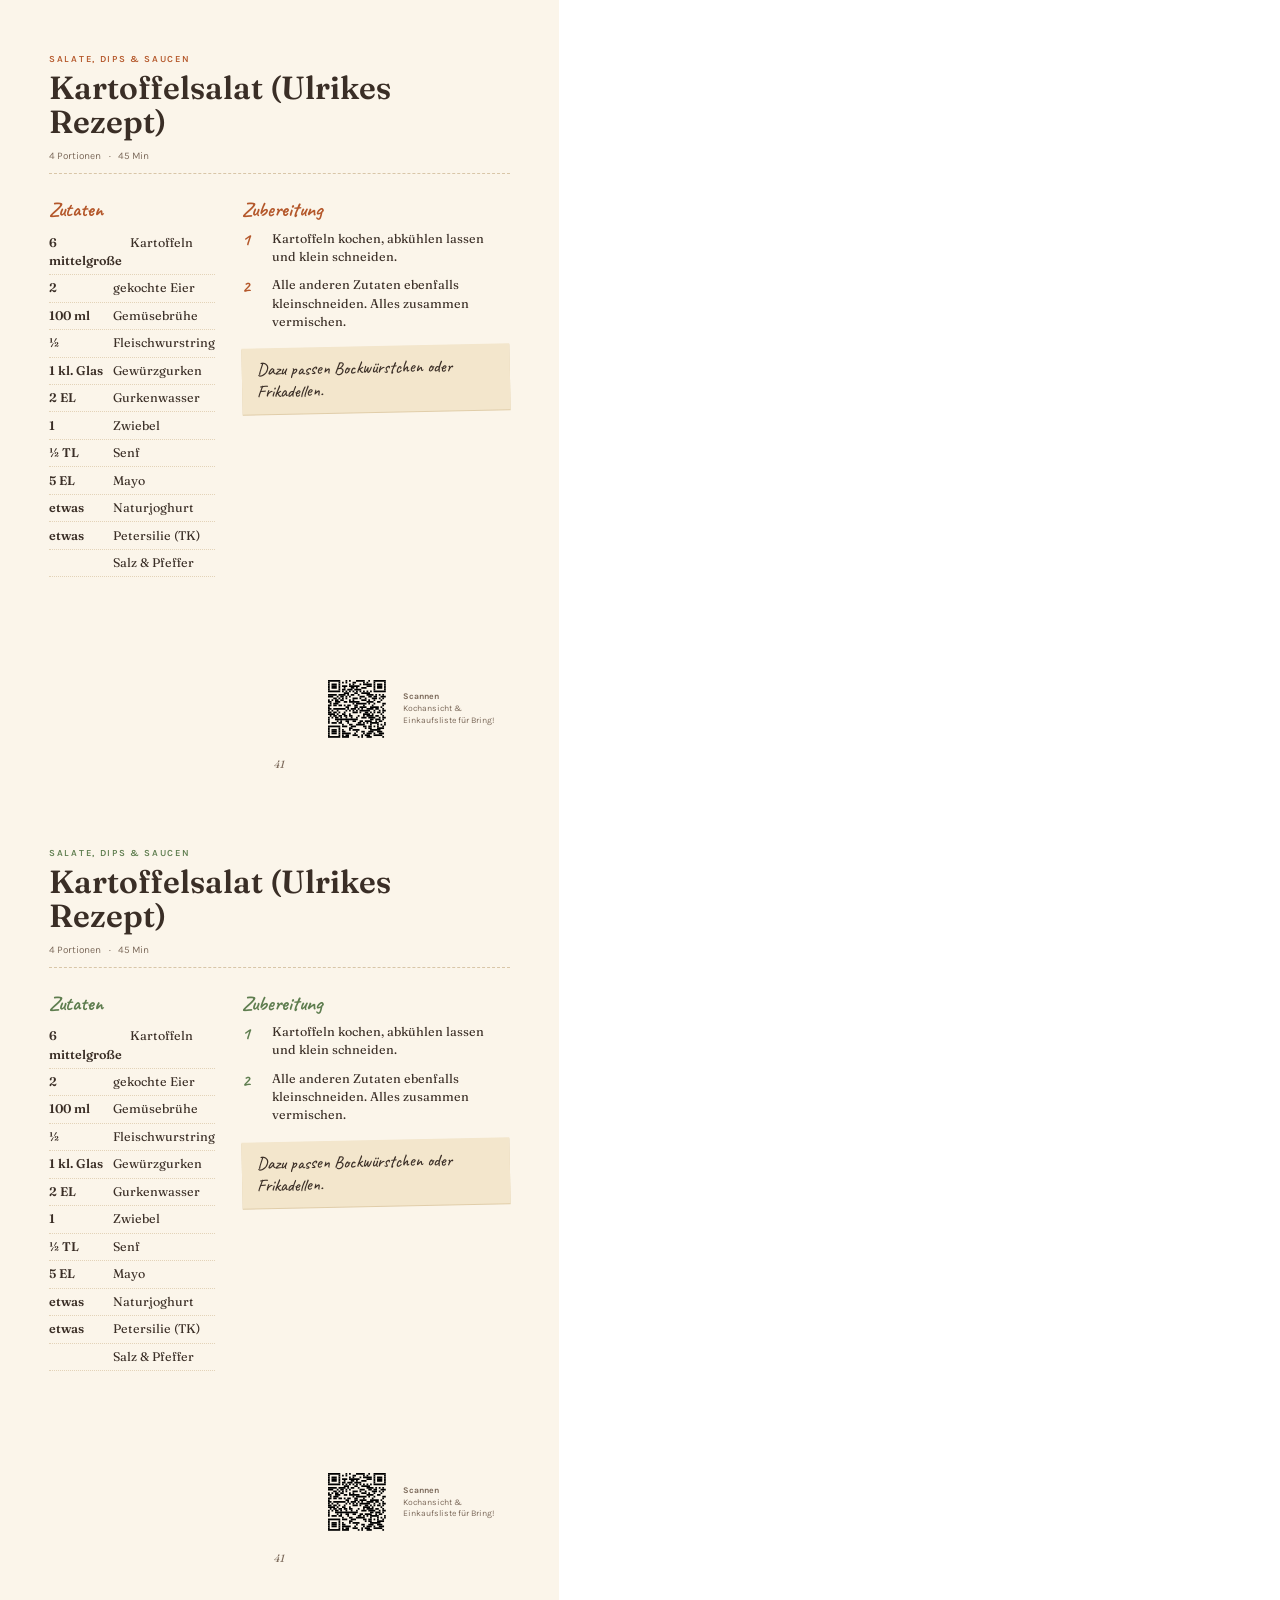
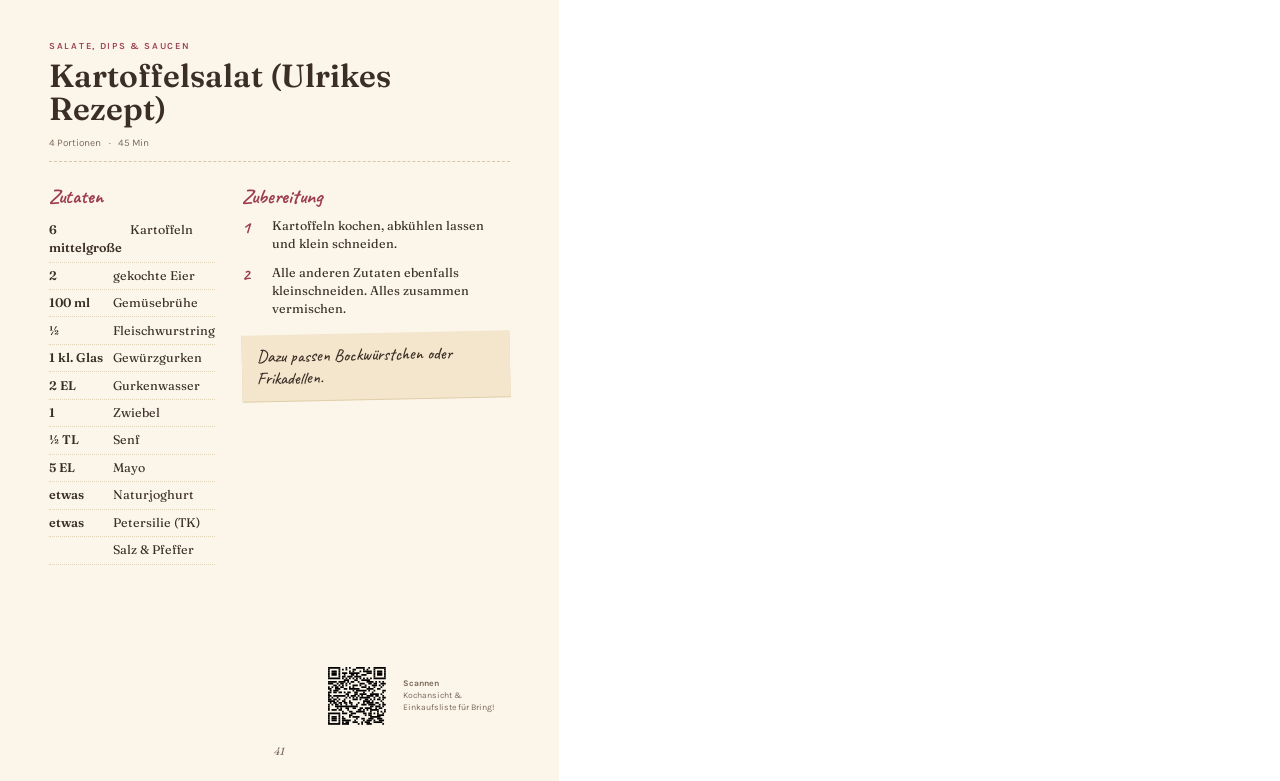
<file: design/farben.html>
<!doctype html><html lang="de"><head><meta charset="utf-8"><link rel="stylesheet" href="https://fonts.googleapis.com/css2?family=Fraunces:ital,opsz,wght@0,9..144,400;0,9..144,600;1,9..144,400&family=Caveat:wght@500;700&family=Karla:wght@400;600&display=swap"><style>@page{size:148mm 210mm;margin:0}*{box-sizing:border-box}html,body{margin:0}
.page{width:148mm;height:210mm;padding:14mm 13mm 12mm;position:relative;overflow:hidden;page-break-after:always}
h1,h2{margin:0}ul,ol{margin:0;padding:0;list-style:none}
.cols{display:grid;grid-template-columns:44mm 1fr;gap:7mm;margin-top:6mm}
.zut li{display:flex;gap:2mm;padding:1.1mm 0;hyphens:auto}.dicht .zut li{padding:.45mm 0}.dicht{font-size:8.6pt!important}.dicht .steps li{margin-bottom:2mm}.zut .m{flex:0 0 15mm}.zut .grp{display:block;margin-top:2.5mm}
.steps{counter-reset:s}.steps li{counter-increment:s;position:relative;padding-left:8mm;margin-bottom:2.8mm}
.qr{position:absolute;bottom:13mm;right:13mm;width:50mm;display:flex;gap:2.5mm;align-items:center}
.qr svg{width:19mm;height:19mm;flex:none}.qrt{font-size:6.5pt;line-height:1.35}
.nr{position:absolute;bottom:6mm;left:0;right:0;text-align:center;font-size:7pt}
.meta span+span:before{content:"·";margin:0 2mm}
</style></head><body><style>
.terrakotta{background:#fbf5ea;color:#3a2e26;font:9.4pt/1.45 Fraunces,serif}
.terrakotta .kap{font:600 7pt Karla,sans-serif;letter-spacing:.18em;text-transform:uppercase;color:#b4572a}
.terrakotta h1{font:600 24pt/1.05 Fraunces,serif;margin-top:2mm}
.terrakotta .sub{font:italic 11pt Fraunces,serif;color:#7d6b5c;margin-top:1mm}
.terrakotta .meta{font:7.5pt Karla,sans-serif;color:#7d6b5c;margin-top:3mm;padding-bottom:3mm;border-bottom:1px dashed #d9c6a8}
.terrakotta h2{font:700 15pt Caveat,cursive;color:#b4572a;margin-bottom:2mm}
.terrakotta .zut li{border-bottom:1px dotted #e3d3b8}.terrakotta .zut .m{font-weight:600}
.terrakotta .zut .grp{font:700 11pt Caveat,cursive;color:#6f7f3e;border:0}
.terrakotta .steps li:before{content:counter(s);position:absolute;left:0;top:-.3mm;font:700 13pt Caveat,cursive;color:#b4572a}
.terrakotta .note{font:500 13pt/1.25 Caveat,cursive;color:#3a2e26;background:#f3e6cc;padding:3mm 4mm;transform:rotate(-1.2deg);margin-top:4mm;box-shadow:0 1px 0 #e0cda9}
.terrakotta .qrt{font-family:Karla,sans-serif;color:#7d6b5c}.terrakotta .nr{font:italic 8pt Fraunces,serif;color:#7d6b5c}
</style><section class="page terrakotta">
  <div class="kap">Salate, Dips &amp; Saucen</div>
  <h1>Kartoffelsalat (Ulrikes Rezept)</h1>
  <div class="meta"><span>4 Portionen</span><span>45 Min</span></div>
  <div class="cols">
    <div class="left"><h2>Zutaten</h2><ul class="zut"><li><span class="m">6 mittelgroße</span><span class="n">Kartoffeln</span></li>
<li><span class="m">2</span><span class="n">gekochte Eier</span></li>
<li><span class="m">100 ml</span><span class="n">Gemüsebrühe</span></li>
<li><span class="m">½</span><span class="n">Fleischwurstring</span></li>
<li><span class="m">1 kl. Glas</span><span class="n">Gewürzgurken</span></li>
<li><span class="m">2 EL</span><span class="n">Gurkenwasser</span></li>
<li><span class="m">1</span><span class="n">Zwiebel</span></li>
<li><span class="m">½ TL</span><span class="n">Senf</span></li>
<li><span class="m">5 EL</span><span class="n">Mayo</span></li>
<li><span class="m">etwas</span><span class="n">Naturjoghurt</span></li>
<li><span class="m">etwas</span><span class="n">Petersilie (TK)</span></li>
<li><span class="m"></span><span class="n">Salz &amp; Pfeffer</span></li></ul>
      <div class="qr"><svg width="100" height="100" preserveAspectRatio="xMinYMin meet" viewBox="0 0 100 100" xmlns="http://www.w3.org/2000/svg" version="1.0" fill-rule="evenodd" xmlns:xlink="http://www.w3.org/1999/xlink">
	<title>...</title>
	<desc>...</desc>
	<clipPath id="clip">
		<rect x="0" y="0" width="100" height="100"/>
	</clipPath>
	<g id="group" transform="scale(1,-1) translate(0,-100)" style="clip-path: url(#clip)">
		<g transform=" matrix(1.102431,0,0,1.102431,0,0)">
			<g transform="">
				<rect x="0" y="0" width="90.70866141732284" height="90.70866141732284" style="stroke: none; stroke-linecap: butt; stroke-width: 0; fill: none; fill-rule: evenodd;"/>
				<rect x="8.849625504129058" y="79.64662953716152" width="15.486844632225854" height="2.2124063760322628" style="stroke: none; stroke-linecap: butt; stroke-width: 0; fill: rgb(0%,0%,0%); fill-rule: evenodd;"/>
				<rect x="30.973689264451703" y="79.64662953716152" width="2.2124063760322663" height="2.2124063760322628" style="stroke: none; stroke-linecap: butt; stroke-width: 0; fill: rgb(0%,0%,0%); fill-rule: evenodd;"/>
				<rect x="35.39850201651623" y="79.64662953716152" width="2.2124063760322628" height="2.2124063760322628" style="stroke: none; stroke-linecap: butt; stroke-width: 0; fill: rgb(0%,0%,0%); fill-rule: evenodd;"/>
				<rect x="44.24812752064529" y="79.64662953716152" width="11.06203188016132" height="2.2124063760322628" style="stroke: none; stroke-linecap: butt; stroke-width: 0; fill: rgb(0%,0%,0%); fill-rule: evenodd;"/>
				<rect x="59.734972152871144" y="79.64662953716152" width="2.2124063760322628" height="2.2124063760322628" style="stroke: none; stroke-linecap: butt; stroke-width: 0; fill: rgb(0%,0%,0%); fill-rule: evenodd;"/>
				<rect x="66.37219128096794" y="79.64662953716152" width="15.486844632225854" height="2.2124063760322628" style="stroke: none; stroke-linecap: butt; stroke-width: 0; fill: rgb(0%,0%,0%); fill-rule: evenodd;"/>
				<rect x="8.849625504129058" y="77.43422316112925" width="2.2124063760322645" height="2.2124063760322628" style="stroke: none; stroke-linecap: butt; stroke-width: 0; fill: rgb(0%,0%,0%); fill-rule: evenodd;"/>
				<rect x="22.124063760322645" y="77.43422316112925" width="2.2124063760322663" height="2.2124063760322628" style="stroke: none; stroke-linecap: butt; stroke-width: 0; fill: rgb(0%,0%,0%); fill-rule: evenodd;"/>
				<rect x="26.548876512387174" y="77.43422316112925" width="2.2124063760322628" height="2.2124063760322628" style="stroke: none; stroke-linecap: butt; stroke-width: 0; fill: rgb(0%,0%,0%); fill-rule: evenodd;"/>
				<rect x="30.973689264451703" y="77.43422316112925" width="2.2124063760322663" height="2.2124063760322628" style="stroke: none; stroke-linecap: butt; stroke-width: 0; fill: rgb(0%,0%,0%); fill-rule: evenodd;"/>
				<rect x="39.82331476858076" y="77.43422316112925" width="4.4248127520645255" height="2.2124063760322628" style="stroke: none; stroke-linecap: butt; stroke-width: 0; fill: rgb(0%,0%,0%); fill-rule: evenodd;"/>
				<rect x="53.09775302477435" y="77.43422316112925" width="2.2124063760322628" height="2.2124063760322628" style="stroke: none; stroke-linecap: butt; stroke-width: 0; fill: rgb(0%,0%,0%); fill-rule: evenodd;"/>
				<rect x="57.522565776838874" y="77.43422316112925" width="2.2124063760322628" height="2.2124063760322628" style="stroke: none; stroke-linecap: butt; stroke-width: 0; fill: rgb(0%,0%,0%); fill-rule: evenodd;"/>
				<rect x="66.37219128096794" y="77.43422316112925" width="2.2124063760322628" height="2.2124063760322628" style="stroke: none; stroke-linecap: butt; stroke-width: 0; fill: rgb(0%,0%,0%); fill-rule: evenodd;"/>
				<rect x="79.64662953716152" y="77.43422316112925" width="2.2124063760322628" height="2.2124063760322628" style="stroke: none; stroke-linecap: butt; stroke-width: 0; fill: rgb(0%,0%,0%); fill-rule: evenodd;"/>
				<rect x="8.849625504129058" y="75.22181678509699" width="2.2124063760322645" height="2.2124063760322628" style="stroke: none; stroke-linecap: butt; stroke-width: 0; fill: rgb(0%,0%,0%); fill-rule: evenodd;"/>
				<rect x="13.274438256193587" y="75.22181678509699" width="6.637219128096792" height="2.2124063760322628" style="stroke: none; stroke-linecap: butt; stroke-width: 0; fill: rgb(0%,0%,0%); fill-rule: evenodd;"/>
				<rect x="22.124063760322645" y="75.22181678509699" width="2.2124063760322663" height="2.2124063760322628" style="stroke: none; stroke-linecap: butt; stroke-width: 0; fill: rgb(0%,0%,0%); fill-rule: evenodd;"/>
				<rect x="35.39850201651623" y="75.22181678509699" width="2.2124063760322628" height="2.2124063760322628" style="stroke: none; stroke-linecap: butt; stroke-width: 0; fill: rgb(0%,0%,0%); fill-rule: evenodd;"/>
				<rect x="39.82331476858076" y="75.22181678509699" width="2.2124063760322628" height="2.2124063760322628" style="stroke: none; stroke-linecap: butt; stroke-width: 0; fill: rgb(0%,0%,0%); fill-rule: evenodd;"/>
				<rect x="48.67294027270982" y="75.22181678509699" width="2.2124063760322628" height="2.2124063760322628" style="stroke: none; stroke-linecap: butt; stroke-width: 0; fill: rgb(0%,0%,0%); fill-rule: evenodd;"/>
				<rect x="53.09775302477435" y="75.22181678509699" width="11.062031880161328" height="2.2124063760322628" style="stroke: none; stroke-linecap: butt; stroke-width: 0; fill: rgb(0%,0%,0%); fill-rule: evenodd;"/>
				<rect x="66.37219128096794" y="75.22181678509699" width="2.2124063760322628" height="2.2124063760322628" style="stroke: none; stroke-linecap: butt; stroke-width: 0; fill: rgb(0%,0%,0%); fill-rule: evenodd;"/>
				<rect x="70.79700403303247" y="75.22181678509699" width="6.637219128096788" height="2.2124063760322628" style="stroke: none; stroke-linecap: butt; stroke-width: 0; fill: rgb(0%,0%,0%); fill-rule: evenodd;"/>
				<rect x="79.64662953716152" y="75.22181678509699" width="2.2124063760322628" height="2.2124063760322628" style="stroke: none; stroke-linecap: butt; stroke-width: 0; fill: rgb(0%,0%,0%); fill-rule: evenodd;"/>
				<rect x="8.849625504129058" y="73.00941040906473" width="2.2124063760322645" height="2.2124063760322628" style="stroke: none; stroke-linecap: butt; stroke-width: 0; fill: rgb(0%,0%,0%); fill-rule: evenodd;"/>
				<rect x="13.274438256193587" y="73.00941040906473" width="6.637219128096792" height="2.2124063760322628" style="stroke: none; stroke-linecap: butt; stroke-width: 0; fill: rgb(0%,0%,0%); fill-rule: evenodd;"/>
				<rect x="22.124063760322645" y="73.00941040906473" width="2.2124063760322663" height="2.2124063760322628" style="stroke: none; stroke-linecap: butt; stroke-width: 0; fill: rgb(0%,0%,0%); fill-rule: evenodd;"/>
				<rect x="26.548876512387174" y="73.00941040906473" width="6.637219128096795" height="2.2124063760322628" style="stroke: none; stroke-linecap: butt; stroke-width: 0; fill: rgb(0%,0%,0%); fill-rule: evenodd;"/>
				<rect x="35.39850201651623" y="73.00941040906473" width="13.27443825619359" height="2.2124063760322628" style="stroke: none; stroke-linecap: butt; stroke-width: 0; fill: rgb(0%,0%,0%); fill-rule: evenodd;"/>
				<rect x="57.522565776838874" y="73.00941040906473" width="6.637219128096788" height="2.2124063760322628" style="stroke: none; stroke-linecap: butt; stroke-width: 0; fill: rgb(0%,0%,0%); fill-rule: evenodd;"/>
				<rect x="66.37219128096794" y="73.00941040906473" width="2.2124063760322628" height="2.2124063760322628" style="stroke: none; stroke-linecap: butt; stroke-width: 0; fill: rgb(0%,0%,0%); fill-rule: evenodd;"/>
				<rect x="70.79700403303247" y="73.00941040906473" width="6.637219128096788" height="2.2124063760322628" style="stroke: none; stroke-linecap: butt; stroke-width: 0; fill: rgb(0%,0%,0%); fill-rule: evenodd;"/>
				<rect x="79.64662953716152" y="73.00941040906473" width="2.2124063760322628" height="2.2124063760322628" style="stroke: none; stroke-linecap: butt; stroke-width: 0; fill: rgb(0%,0%,0%); fill-rule: evenodd;"/>
				<rect x="8.849625504129058" y="70.79700403303247" width="2.2124063760322645" height="2.2124063760322628" style="stroke: none; stroke-linecap: butt; stroke-width: 0; fill: rgb(0%,0%,0%); fill-rule: evenodd;"/>
				<rect x="13.274438256193587" y="70.79700403303247" width="6.637219128096792" height="2.2124063760322628" style="stroke: none; stroke-linecap: butt; stroke-width: 0; fill: rgb(0%,0%,0%); fill-rule: evenodd;"/>
				<rect x="22.124063760322645" y="70.79700403303247" width="2.2124063760322663" height="2.2124063760322628" style="stroke: none; stroke-linecap: butt; stroke-width: 0; fill: rgb(0%,0%,0%); fill-rule: evenodd;"/>
				<rect x="28.761282888419437" y="70.79700403303247" width="2.2124063760322628" height="2.2124063760322628" style="stroke: none; stroke-linecap: butt; stroke-width: 0; fill: rgb(0%,0%,0%); fill-rule: evenodd;"/>
				<rect x="37.610908392548495" y="70.79700403303247" width="4.4248127520645255" height="2.2124063760322628" style="stroke: none; stroke-linecap: butt; stroke-width: 0; fill: rgb(0%,0%,0%); fill-rule: evenodd;"/>
				<rect x="44.24812752064529" y="70.79700403303247" width="2.2124063760322628" height="2.2124063760322628" style="stroke: none; stroke-linecap: butt; stroke-width: 0; fill: rgb(0%,0%,0%); fill-rule: evenodd;"/>
				<rect x="50.885346648742086" y="70.79700403303247" width="6.637219128096795" height="2.2124063760322628" style="stroke: none; stroke-linecap: butt; stroke-width: 0; fill: rgb(0%,0%,0%); fill-rule: evenodd;"/>
				<rect x="66.37219128096794" y="70.79700403303247" width="2.2124063760322628" height="2.2124063760322628" style="stroke: none; stroke-linecap: butt; stroke-width: 0; fill: rgb(0%,0%,0%); fill-rule: evenodd;"/>
				<rect x="70.79700403303247" y="70.79700403303247" width="6.637219128096788" height="2.2124063760322628" style="stroke: none; stroke-linecap: butt; stroke-width: 0; fill: rgb(0%,0%,0%); fill-rule: evenodd;"/>
				<rect x="79.64662953716152" y="70.79700403303247" width="2.2124063760322628" height="2.2124063760322628" style="stroke: none; stroke-linecap: butt; stroke-width: 0; fill: rgb(0%,0%,0%); fill-rule: evenodd;"/>
				<rect x="8.849625504129058" y="68.5845976570002" width="2.2124063760322645" height="2.2124063760322628" style="stroke: none; stroke-linecap: butt; stroke-width: 0; fill: rgb(0%,0%,0%); fill-rule: evenodd;"/>
				<rect x="22.124063760322645" y="68.5845976570002" width="2.2124063760322663" height="2.2124063760322628" style="stroke: none; stroke-linecap: butt; stroke-width: 0; fill: rgb(0%,0%,0%); fill-rule: evenodd;"/>
				<rect x="26.548876512387174" y="68.5845976570002" width="4.424812752064529" height="2.2124063760322628" style="stroke: none; stroke-linecap: butt; stroke-width: 0; fill: rgb(0%,0%,0%); fill-rule: evenodd;"/>
				<rect x="33.18609564048397" y="68.5845976570002" width="6.637219128096795" height="2.2124063760322628" style="stroke: none; stroke-linecap: butt; stroke-width: 0; fill: rgb(0%,0%,0%); fill-rule: evenodd;"/>
				<rect x="42.03572114461303" y="68.5845976570002" width="8.849625504129058" height="2.2124063760322628" style="stroke: none; stroke-linecap: butt; stroke-width: 0; fill: rgb(0%,0%,0%); fill-rule: evenodd;"/>
				<rect x="66.37219128096794" y="68.5845976570002" width="2.2124063760322628" height="2.2124063760322628" style="stroke: none; stroke-linecap: butt; stroke-width: 0; fill: rgb(0%,0%,0%); fill-rule: evenodd;"/>
				<rect x="79.64662953716152" y="68.5845976570002" width="2.2124063760322628" height="2.2124063760322628" style="stroke: none; stroke-linecap: butt; stroke-width: 0; fill: rgb(0%,0%,0%); fill-rule: evenodd;"/>
				<rect x="8.849625504129058" y="66.37219128096794" width="15.486844632225854" height="2.2124063760322628" style="stroke: none; stroke-linecap: butt; stroke-width: 0; fill: rgb(0%,0%,0%); fill-rule: evenodd;"/>
				<rect x="26.548876512387174" y="66.37219128096794" width="2.2124063760322628" height="2.2124063760322628" style="stroke: none; stroke-linecap: butt; stroke-width: 0; fill: rgb(0%,0%,0%); fill-rule: evenodd;"/>
				<rect x="30.973689264451703" y="66.37219128096794" width="2.2124063760322663" height="2.2124063760322628" style="stroke: none; stroke-linecap: butt; stroke-width: 0; fill: rgb(0%,0%,0%); fill-rule: evenodd;"/>
				<rect x="35.39850201651623" y="66.37219128096794" width="2.2124063760322628" height="2.2124063760322628" style="stroke: none; stroke-linecap: butt; stroke-width: 0; fill: rgb(0%,0%,0%); fill-rule: evenodd;"/>
				<rect x="39.82331476858076" y="66.37219128096794" width="2.2124063760322628" height="2.2124063760322628" style="stroke: none; stroke-linecap: butt; stroke-width: 0; fill: rgb(0%,0%,0%); fill-rule: evenodd;"/>
				<rect x="44.24812752064529" y="66.37219128096794" width="2.2124063760322628" height="2.2124063760322628" style="stroke: none; stroke-linecap: butt; stroke-width: 0; fill: rgb(0%,0%,0%); fill-rule: evenodd;"/>
				<rect x="48.67294027270982" y="66.37219128096794" width="2.2124063760322628" height="2.2124063760322628" style="stroke: none; stroke-linecap: butt; stroke-width: 0; fill: rgb(0%,0%,0%); fill-rule: evenodd;"/>
				<rect x="53.09775302477435" y="66.37219128096794" width="2.2124063760322628" height="2.2124063760322628" style="stroke: none; stroke-linecap: butt; stroke-width: 0; fill: rgb(0%,0%,0%); fill-rule: evenodd;"/>
				<rect x="57.522565776838874" y="66.37219128096794" width="2.2124063760322628" height="2.2124063760322628" style="stroke: none; stroke-linecap: butt; stroke-width: 0; fill: rgb(0%,0%,0%); fill-rule: evenodd;"/>
				<rect x="61.94737852890341" y="66.37219128096794" width="2.21240637603227" height="2.2124063760322628" style="stroke: none; stroke-linecap: butt; stroke-width: 0; fill: rgb(0%,0%,0%); fill-rule: evenodd;"/>
				<rect x="66.37219128096794" y="66.37219128096794" width="15.486844632225854" height="2.2124063760322628" style="stroke: none; stroke-linecap: butt; stroke-width: 0; fill: rgb(0%,0%,0%); fill-rule: evenodd;"/>
				<rect x="28.761282888419437" y="64.15978490493566" width="6.637219128096795" height="2.2124063760322628" style="stroke: none; stroke-linecap: butt; stroke-width: 0; fill: rgb(0%,0%,0%); fill-rule: evenodd;"/>
				<rect x="42.03572114461303" y="64.15978490493566" width="4.424812752064533" height="2.2124063760322628" style="stroke: none; stroke-linecap: butt; stroke-width: 0; fill: rgb(0%,0%,0%); fill-rule: evenodd;"/>
				<rect x="50.885346648742086" y="64.15978490493566" width="11.06203188016132" height="2.2124063760322628" style="stroke: none; stroke-linecap: butt; stroke-width: 0; fill: rgb(0%,0%,0%); fill-rule: evenodd;"/>
				<rect x="8.849625504129058" y="61.94737852890341" width="11.06203188016132" height="2.21240637603227" style="stroke: none; stroke-linecap: butt; stroke-width: 0; fill: rgb(0%,0%,0%); fill-rule: evenodd;"/>
				<rect x="22.124063760322645" y="61.94737852890341" width="8.849625504129058" height="2.21240637603227" style="stroke: none; stroke-linecap: butt; stroke-width: 0; fill: rgb(0%,0%,0%); fill-rule: evenodd;"/>
				<rect x="33.18609564048397" y="61.94737852890341" width="2.2124063760322628" height="2.21240637603227" style="stroke: none; stroke-linecap: butt; stroke-width: 0; fill: rgb(0%,0%,0%); fill-rule: evenodd;"/>
				<rect x="37.610908392548495" y="61.94737852890341" width="4.4248127520645255" height="2.21240637603227" style="stroke: none; stroke-linecap: butt; stroke-width: 0; fill: rgb(0%,0%,0%); fill-rule: evenodd;"/>
				<rect x="46.46053389667755" y="61.94737852890341" width="2.2124063760322628" height="2.21240637603227" style="stroke: none; stroke-linecap: butt; stroke-width: 0; fill: rgb(0%,0%,0%); fill-rule: evenodd;"/>
				<rect x="57.522565776838874" y="61.94737852890341" width="8.849625504129065" height="2.21240637603227" style="stroke: none; stroke-linecap: butt; stroke-width: 0; fill: rgb(0%,0%,0%); fill-rule: evenodd;"/>
				<rect x="68.5845976570002" y="61.94737852890341" width="2.2124063760322628" height="2.21240637603227" style="stroke: none; stroke-linecap: butt; stroke-width: 0; fill: rgb(0%,0%,0%); fill-rule: evenodd;"/>
				<rect x="73.00941040906473" y="61.94737852890341" width="2.2124063760322628" height="2.21240637603227" style="stroke: none; stroke-linecap: butt; stroke-width: 0; fill: rgb(0%,0%,0%); fill-rule: evenodd;"/>
				<rect x="77.43422316112925" y="61.94737852890341" width="2.2124063760322628" height="2.21240637603227" style="stroke: none; stroke-linecap: butt; stroke-width: 0; fill: rgb(0%,0%,0%); fill-rule: evenodd;"/>
				<rect x="8.849625504129058" y="59.73497215287114" width="6.637219128096794" height="2.2124063760322628" style="stroke: none; stroke-linecap: butt; stroke-width: 0; fill: rgb(0%,0%,0%); fill-rule: evenodd;"/>
				<rect x="19.91165738429038" y="59.73497215287114" width="2.2124063760322628" height="2.2124063760322628" style="stroke: none; stroke-linecap: butt; stroke-width: 0; fill: rgb(0%,0%,0%); fill-rule: evenodd;"/>
				<rect x="24.33647013635491" y="59.73497215287114" width="4.424812752064529" height="2.2124063760322628" style="stroke: none; stroke-linecap: butt; stroke-width: 0; fill: rgb(0%,0%,0%); fill-rule: evenodd;"/>
				<rect x="30.973689264451703" y="59.73497215287114" width="2.2124063760322663" height="2.2124063760322628" style="stroke: none; stroke-linecap: butt; stroke-width: 0; fill: rgb(0%,0%,0%); fill-rule: evenodd;"/>
				<rect x="35.39850201651623" y="59.73497215287114" width="2.2124063760322628" height="2.2124063760322628" style="stroke: none; stroke-linecap: butt; stroke-width: 0; fill: rgb(0%,0%,0%); fill-rule: evenodd;"/>
				<rect x="48.67294027270982" y="59.73497215287114" width="6.637219128096795" height="2.2124063760322628" style="stroke: none; stroke-linecap: butt; stroke-width: 0; fill: rgb(0%,0%,0%); fill-rule: evenodd;"/>
				<rect x="59.734972152871144" y="59.73497215287114" width="4.424812752064533" height="2.2124063760322628" style="stroke: none; stroke-linecap: butt; stroke-width: 0; fill: rgb(0%,0%,0%); fill-rule: evenodd;"/>
				<rect x="66.37219128096794" y="59.73497215287114" width="4.4248127520645255" height="2.2124063760322628" style="stroke: none; stroke-linecap: butt; stroke-width: 0; fill: rgb(0%,0%,0%); fill-rule: evenodd;"/>
				<rect x="75.22181678509699" y="59.73497215287114" width="6.637219128096788" height="2.2124063760322628" style="stroke: none; stroke-linecap: butt; stroke-width: 0; fill: rgb(0%,0%,0%); fill-rule: evenodd;"/>
				<rect x="15.486844632225852" y="57.522565776838874" width="4.424812752064527" height="2.2124063760322628" style="stroke: none; stroke-linecap: butt; stroke-width: 0; fill: rgb(0%,0%,0%); fill-rule: evenodd;"/>
				<rect x="22.124063760322645" y="57.522565776838874" width="2.2124063760322663" height="2.2124063760322628" style="stroke: none; stroke-linecap: butt; stroke-width: 0; fill: rgb(0%,0%,0%); fill-rule: evenodd;"/>
				<rect x="26.548876512387174" y="57.522565776838874" width="2.2124063760322628" height="2.2124063760322628" style="stroke: none; stroke-linecap: butt; stroke-width: 0; fill: rgb(0%,0%,0%); fill-rule: evenodd;"/>
				<rect x="30.973689264451703" y="57.522565776838874" width="2.2124063760322663" height="2.2124063760322628" style="stroke: none; stroke-linecap: butt; stroke-width: 0; fill: rgb(0%,0%,0%); fill-rule: evenodd;"/>
				<rect x="39.82331476858076" y="57.522565776838874" width="6.637219128096795" height="2.2124063760322628" style="stroke: none; stroke-linecap: butt; stroke-width: 0; fill: rgb(0%,0%,0%); fill-rule: evenodd;"/>
				<rect x="48.67294027270982" y="57.522565776838874" width="2.2124063760322628" height="2.2124063760322628" style="stroke: none; stroke-linecap: butt; stroke-width: 0; fill: rgb(0%,0%,0%); fill-rule: evenodd;"/>
				<rect x="55.31015940080661" y="57.522565776838874" width="2.2124063760322628" height="2.2124063760322628" style="stroke: none; stroke-linecap: butt; stroke-width: 0; fill: rgb(0%,0%,0%); fill-rule: evenodd;"/>
				<rect x="64.15978490493568" y="57.522565776838874" width="6.637219128096788" height="2.2124063760322628" style="stroke: none; stroke-linecap: butt; stroke-width: 0; fill: rgb(0%,0%,0%); fill-rule: evenodd;"/>
				<rect x="73.00941040906473" y="57.522565776838874" width="2.2124063760322628" height="2.2124063760322628" style="stroke: none; stroke-linecap: butt; stroke-width: 0; fill: rgb(0%,0%,0%); fill-rule: evenodd;"/>
				<rect x="77.43422316112925" y="57.522565776838874" width="2.2124063760322628" height="2.2124063760322628" style="stroke: none; stroke-linecap: butt; stroke-width: 0; fill: rgb(0%,0%,0%); fill-rule: evenodd;"/>
				<rect x="8.849625504129058" y="55.31015940080661" width="2.2124063760322645" height="2.2124063760322628" style="stroke: none; stroke-linecap: butt; stroke-width: 0; fill: rgb(0%,0%,0%); fill-rule: evenodd;"/>
				<rect x="13.274438256193587" y="55.31015940080661" width="2.2124063760322645" height="2.2124063760322628" style="stroke: none; stroke-linecap: butt; stroke-width: 0; fill: rgb(0%,0%,0%); fill-rule: evenodd;"/>
				<rect x="17.699251008258116" y="55.31015940080661" width="4.424812752064529" height="2.2124063760322628" style="stroke: none; stroke-linecap: butt; stroke-width: 0; fill: rgb(0%,0%,0%); fill-rule: evenodd;"/>
				<rect x="24.33647013635491" y="55.31015940080661" width="4.424812752064529" height="2.2124063760322628" style="stroke: none; stroke-linecap: butt; stroke-width: 0; fill: rgb(0%,0%,0%); fill-rule: evenodd;"/>
				<rect x="35.39850201651623" y="55.31015940080661" width="2.2124063760322628" height="2.2124063760322628" style="stroke: none; stroke-linecap: butt; stroke-width: 0; fill: rgb(0%,0%,0%); fill-rule: evenodd;"/>
				<rect x="39.82331476858076" y="55.31015940080661" width="2.2124063760322628" height="2.2124063760322628" style="stroke: none; stroke-linecap: butt; stroke-width: 0; fill: rgb(0%,0%,0%); fill-rule: evenodd;"/>
				<rect x="50.885346648742086" y="55.31015940080661" width="6.637219128096795" height="2.2124063760322628" style="stroke: none; stroke-linecap: butt; stroke-width: 0; fill: rgb(0%,0%,0%); fill-rule: evenodd;"/>
				<rect x="59.734972152871144" y="55.31015940080661" width="2.2124063760322628" height="2.2124063760322628" style="stroke: none; stroke-linecap: butt; stroke-width: 0; fill: rgb(0%,0%,0%); fill-rule: evenodd;"/>
				<rect x="66.37219128096794" y="55.31015940080661" width="2.2124063760322628" height="2.2124063760322628" style="stroke: none; stroke-linecap: butt; stroke-width: 0; fill: rgb(0%,0%,0%); fill-rule: evenodd;"/>
				<rect x="75.22181678509699" y="55.31015940080661" width="2.2124063760322628" height="2.2124063760322628" style="stroke: none; stroke-linecap: butt; stroke-width: 0; fill: rgb(0%,0%,0%); fill-rule: evenodd;"/>
				<rect x="8.849625504129058" y="53.09775302477435" width="4.424812752064529" height="2.2124063760322628" style="stroke: none; stroke-linecap: butt; stroke-width: 0; fill: rgb(0%,0%,0%); fill-rule: evenodd;"/>
				<rect x="17.699251008258116" y="53.09775302477435" width="6.637219128096795" height="2.2124063760322628" style="stroke: none; stroke-linecap: butt; stroke-width: 0; fill: rgb(0%,0%,0%); fill-rule: evenodd;"/>
				<rect x="28.761282888419437" y="53.09775302477435" width="4.424812752064533" height="2.2124063760322628" style="stroke: none; stroke-linecap: butt; stroke-width: 0; fill: rgb(0%,0%,0%); fill-rule: evenodd;"/>
				<rect x="35.39850201651623" y="53.09775302477435" width="13.27443825619359" height="2.2124063760322628" style="stroke: none; stroke-linecap: butt; stroke-width: 0; fill: rgb(0%,0%,0%); fill-rule: evenodd;"/>
				<rect x="57.522565776838874" y="53.09775302477435" width="8.849625504129065" height="2.2124063760322628" style="stroke: none; stroke-linecap: butt; stroke-width: 0; fill: rgb(0%,0%,0%); fill-rule: evenodd;"/>
				<rect x="70.79700403303247" y="53.09775302477435" width="4.4248127520645255" height="2.2124063760322628" style="stroke: none; stroke-linecap: butt; stroke-width: 0; fill: rgb(0%,0%,0%); fill-rule: evenodd;"/>
				<rect x="11.062031880161323" y="50.885346648742086" width="2.2124063760322645" height="2.2124063760322628" style="stroke: none; stroke-linecap: butt; stroke-width: 0; fill: rgb(0%,0%,0%); fill-rule: evenodd;"/>
				<rect x="15.486844632225852" y="50.885346648742086" width="6.637219128096794" height="2.2124063760322628" style="stroke: none; stroke-linecap: butt; stroke-width: 0; fill: rgb(0%,0%,0%); fill-rule: evenodd;"/>
				<rect x="39.82331476858076" y="50.885346648742086" width="2.2124063760322628" height="2.2124063760322628" style="stroke: none; stroke-linecap: butt; stroke-width: 0; fill: rgb(0%,0%,0%); fill-rule: evenodd;"/>
				<rect x="44.24812752064529" y="50.885346648742086" width="13.274438256193584" height="2.2124063760322628" style="stroke: none; stroke-linecap: butt; stroke-width: 0; fill: rgb(0%,0%,0%); fill-rule: evenodd;"/>
				<rect x="59.734972152871144" y="50.885346648742086" width="2.2124063760322628" height="2.2124063760322628" style="stroke: none; stroke-linecap: butt; stroke-width: 0; fill: rgb(0%,0%,0%); fill-rule: evenodd;"/>
				<rect x="66.37219128096794" y="50.885346648742086" width="2.2124063760322628" height="2.2124063760322628" style="stroke: none; stroke-linecap: butt; stroke-width: 0; fill: rgb(0%,0%,0%); fill-rule: evenodd;"/>
				<rect x="77.43422316112925" y="50.885346648742086" width="4.4248127520645255" height="2.2124063760322628" style="stroke: none; stroke-linecap: butt; stroke-width: 0; fill: rgb(0%,0%,0%); fill-rule: evenodd;"/>
				<rect x="8.849625504129058" y="48.672940272709816" width="4.424812752064529" height="2.2124063760322628" style="stroke: none; stroke-linecap: butt; stroke-width: 0; fill: rgb(0%,0%,0%); fill-rule: evenodd;"/>
				<rect x="15.486844632225852" y="48.672940272709816" width="4.424812752064527" height="2.2124063760322628" style="stroke: none; stroke-linecap: butt; stroke-width: 0; fill: rgb(0%,0%,0%); fill-rule: evenodd;"/>
				<rect x="22.124063760322645" y="48.672940272709816" width="4.424812752064529" height="2.2124063760322628" style="stroke: none; stroke-linecap: butt; stroke-width: 0; fill: rgb(0%,0%,0%); fill-rule: evenodd;"/>
				<rect x="28.761282888419437" y="48.672940272709816" width="2.2124063760322628" height="2.2124063760322628" style="stroke: none; stroke-linecap: butt; stroke-width: 0; fill: rgb(0%,0%,0%); fill-rule: evenodd;"/>
				<rect x="33.18609564048397" y="48.672940272709816" width="4.4248127520645255" height="2.2124063760322628" style="stroke: none; stroke-linecap: butt; stroke-width: 0; fill: rgb(0%,0%,0%); fill-rule: evenodd;"/>
				<rect x="42.03572114461303" y="48.672940272709816" width="4.424812752064533" height="2.2124063760322628" style="stroke: none; stroke-linecap: butt; stroke-width: 0; fill: rgb(0%,0%,0%); fill-rule: evenodd;"/>
				<rect x="53.09775302477435" y="48.672940272709816" width="2.2124063760322628" height="2.2124063760322628" style="stroke: none; stroke-linecap: butt; stroke-width: 0; fill: rgb(0%,0%,0%); fill-rule: evenodd;"/>
				<rect x="64.15978490493568" y="48.672940272709816" width="2.2124063760322628" height="2.2124063760322628" style="stroke: none; stroke-linecap: butt; stroke-width: 0; fill: rgb(0%,0%,0%); fill-rule: evenodd;"/>
				<rect x="77.43422316112925" y="48.672940272709816" width="2.2124063760322628" height="2.2124063760322628" style="stroke: none; stroke-linecap: butt; stroke-width: 0; fill: rgb(0%,0%,0%); fill-rule: evenodd;"/>
				<rect x="8.849625504129058" y="46.46053389667755" width="2.2124063760322645" height="2.2124063760322628" style="stroke: none; stroke-linecap: butt; stroke-width: 0; fill: rgb(0%,0%,0%); fill-rule: evenodd;"/>
				<rect x="30.973689264451703" y="46.46053389667755" width="4.424812752064529" height="2.2124063760322628" style="stroke: none; stroke-linecap: butt; stroke-width: 0; fill: rgb(0%,0%,0%); fill-rule: evenodd;"/>
				<rect x="42.03572114461303" y="46.46053389667755" width="4.424812752064533" height="2.2124063760322628" style="stroke: none; stroke-linecap: butt; stroke-width: 0; fill: rgb(0%,0%,0%); fill-rule: evenodd;"/>
				<rect x="48.67294027270982" y="46.46053389667755" width="8.849625504129058" height="2.2124063760322628" style="stroke: none; stroke-linecap: butt; stroke-width: 0; fill: rgb(0%,0%,0%); fill-rule: evenodd;"/>
				<rect x="61.94737852890341" y="46.46053389667755" width="11.06203188016132" height="2.2124063760322628" style="stroke: none; stroke-linecap: butt; stroke-width: 0; fill: rgb(0%,0%,0%); fill-rule: evenodd;"/>
				<rect x="75.22181678509699" y="46.46053389667755" width="2.2124063760322628" height="2.2124063760322628" style="stroke: none; stroke-linecap: butt; stroke-width: 0; fill: rgb(0%,0%,0%); fill-rule: evenodd;"/>
				<rect x="8.849625504129058" y="44.24812752064529" width="4.424812752064529" height="2.2124063760322628" style="stroke: none; stroke-linecap: butt; stroke-width: 0; fill: rgb(0%,0%,0%); fill-rule: evenodd;"/>
				<rect x="15.486844632225852" y="44.24812752064529" width="15.486844632225852" height="2.2124063760322628" style="stroke: none; stroke-linecap: butt; stroke-width: 0; fill: rgb(0%,0%,0%); fill-rule: evenodd;"/>
				<rect x="33.18609564048397" y="44.24812752064529" width="2.2124063760322628" height="2.2124063760322628" style="stroke: none; stroke-linecap: butt; stroke-width: 0; fill: rgb(0%,0%,0%); fill-rule: evenodd;"/>
				<rect x="37.610908392548495" y="44.24812752064529" width="6.637219128096795" height="2.2124063760322628" style="stroke: none; stroke-linecap: butt; stroke-width: 0; fill: rgb(0%,0%,0%); fill-rule: evenodd;"/>
				<rect x="46.46053389667755" y="44.24812752064529" width="2.2124063760322628" height="2.2124063760322628" style="stroke: none; stroke-linecap: butt; stroke-width: 0; fill: rgb(0%,0%,0%); fill-rule: evenodd;"/>
				<rect x="50.885346648742086" y="44.24812752064529" width="2.2124063760322628" height="2.2124063760322628" style="stroke: none; stroke-linecap: butt; stroke-width: 0; fill: rgb(0%,0%,0%); fill-rule: evenodd;"/>
				<rect x="57.522565776838874" y="44.24812752064529" width="8.849625504129065" height="2.2124063760322628" style="stroke: none; stroke-linecap: butt; stroke-width: 0; fill: rgb(0%,0%,0%); fill-rule: evenodd;"/>
				<rect x="68.5845976570002" y="44.24812752064529" width="4.4248127520645255" height="2.2124063760322628" style="stroke: none; stroke-linecap: butt; stroke-width: 0; fill: rgb(0%,0%,0%); fill-rule: evenodd;"/>
				<rect x="77.43422316112925" y="44.24812752064529" width="2.2124063760322628" height="2.2124063760322628" style="stroke: none; stroke-linecap: butt; stroke-width: 0; fill: rgb(0%,0%,0%); fill-rule: evenodd;"/>
				<rect x="8.849625504129058" y="42.03572114461302" width="2.2124063760322645" height="2.2124063760322628" style="stroke: none; stroke-linecap: butt; stroke-width: 0; fill: rgb(0%,0%,0%); fill-rule: evenodd;"/>
				<rect x="13.274438256193587" y="42.03572114461302" width="2.2124063760322645" height="2.2124063760322628" style="stroke: none; stroke-linecap: butt; stroke-width: 0; fill: rgb(0%,0%,0%); fill-rule: evenodd;"/>
				<rect x="19.91165738429038" y="42.03572114461302" width="2.2124063760322628" height="2.2124063760322628" style="stroke: none; stroke-linecap: butt; stroke-width: 0; fill: rgb(0%,0%,0%); fill-rule: evenodd;"/>
				<rect x="30.973689264451703" y="42.03572114461302" width="2.2124063760322663" height="2.2124063760322628" style="stroke: none; stroke-linecap: butt; stroke-width: 0; fill: rgb(0%,0%,0%); fill-rule: evenodd;"/>
				<rect x="35.39850201651623" y="42.03572114461302" width="2.2124063760322628" height="2.2124063760322628" style="stroke: none; stroke-linecap: butt; stroke-width: 0; fill: rgb(0%,0%,0%); fill-rule: evenodd;"/>
				<rect x="39.82331476858076" y="42.03572114461302" width="2.2124063760322628" height="2.2124063760322628" style="stroke: none; stroke-linecap: butt; stroke-width: 0; fill: rgb(0%,0%,0%); fill-rule: evenodd;"/>
				<rect x="44.24812752064529" y="42.03572114461302" width="2.2124063760322628" height="2.2124063760322628" style="stroke: none; stroke-linecap: butt; stroke-width: 0; fill: rgb(0%,0%,0%); fill-rule: evenodd;"/>
				<rect x="48.67294027270982" y="42.03572114461302" width="13.27443825619359" height="2.2124063760322628" style="stroke: none; stroke-linecap: butt; stroke-width: 0; fill: rgb(0%,0%,0%); fill-rule: evenodd;"/>
				<rect x="66.37219128096794" y="42.03572114461302" width="2.2124063760322628" height="2.2124063760322628" style="stroke: none; stroke-linecap: butt; stroke-width: 0; fill: rgb(0%,0%,0%); fill-rule: evenodd;"/>
				<rect x="73.00941040906473" y="42.03572114461302" width="2.2124063760322628" height="2.2124063760322628" style="stroke: none; stroke-linecap: butt; stroke-width: 0; fill: rgb(0%,0%,0%); fill-rule: evenodd;"/>
				<rect x="77.43422316112925" y="42.03572114461302" width="4.4248127520645255" height="2.2124063760322628" style="stroke: none; stroke-linecap: butt; stroke-width: 0; fill: rgb(0%,0%,0%); fill-rule: evenodd;"/>
				<rect x="8.849625504129058" y="39.82331476858076" width="4.424812752064529" height="2.2124063760322628" style="stroke: none; stroke-linecap: butt; stroke-width: 0; fill: rgb(0%,0%,0%); fill-rule: evenodd;"/>
				<rect x="15.486844632225852" y="39.82331476858076" width="4.424812752064527" height="2.2124063760322628" style="stroke: none; stroke-linecap: butt; stroke-width: 0; fill: rgb(0%,0%,0%); fill-rule: evenodd;"/>
				<rect x="22.124063760322645" y="39.82331476858076" width="2.2124063760322663" height="2.2124063760322628" style="stroke: none; stroke-linecap: butt; stroke-width: 0; fill: rgb(0%,0%,0%); fill-rule: evenodd;"/>
				<rect x="28.761282888419437" y="39.82331476858076" width="2.2124063760322628" height="2.2124063760322628" style="stroke: none; stroke-linecap: butt; stroke-width: 0; fill: rgb(0%,0%,0%); fill-rule: evenodd;"/>
				<rect x="39.82331476858076" y="39.82331476858076" width="6.637219128096795" height="2.2124063760322628" style="stroke: none; stroke-linecap: butt; stroke-width: 0; fill: rgb(0%,0%,0%); fill-rule: evenodd;"/>
				<rect x="48.67294027270982" y="39.82331476858076" width="2.2124063760322628" height="2.2124063760322628" style="stroke: none; stroke-linecap: butt; stroke-width: 0; fill: rgb(0%,0%,0%); fill-rule: evenodd;"/>
				<rect x="55.31015940080661" y="39.82331476858076" width="4.4248127520645255" height="2.2124063760322628" style="stroke: none; stroke-linecap: butt; stroke-width: 0; fill: rgb(0%,0%,0%); fill-rule: evenodd;"/>
				<rect x="61.94737852890341" y="39.82331476858076" width="2.21240637603227" height="2.2124063760322628" style="stroke: none; stroke-linecap: butt; stroke-width: 0; fill: rgb(0%,0%,0%); fill-rule: evenodd;"/>
				<rect x="66.37219128096794" y="39.82331476858076" width="2.2124063760322628" height="2.2124063760322628" style="stroke: none; stroke-linecap: butt; stroke-width: 0; fill: rgb(0%,0%,0%); fill-rule: evenodd;"/>
				<rect x="70.79700403303247" y="39.82331476858076" width="4.4248127520645255" height="2.2124063760322628" style="stroke: none; stroke-linecap: butt; stroke-width: 0; fill: rgb(0%,0%,0%); fill-rule: evenodd;"/>
				<rect x="77.43422316112925" y="39.82331476858076" width="2.2124063760322628" height="2.2124063760322628" style="stroke: none; stroke-linecap: butt; stroke-width: 0; fill: rgb(0%,0%,0%); fill-rule: evenodd;"/>
				<rect x="8.849625504129058" y="37.610908392548495" width="8.849625504129058" height="2.2124063760322628" style="stroke: none; stroke-linecap: butt; stroke-width: 0; fill: rgb(0%,0%,0%); fill-rule: evenodd;"/>
				<rect x="19.91165738429038" y="37.610908392548495" width="2.2124063760322628" height="2.2124063760322628" style="stroke: none; stroke-linecap: butt; stroke-width: 0; fill: rgb(0%,0%,0%); fill-rule: evenodd;"/>
				<rect x="26.548876512387174" y="37.610908392548495" width="4.424812752064529" height="2.2124063760322628" style="stroke: none; stroke-linecap: butt; stroke-width: 0; fill: rgb(0%,0%,0%); fill-rule: evenodd;"/>
				<rect x="35.39850201651623" y="37.610908392548495" width="2.2124063760322628" height="2.2124063760322628" style="stroke: none; stroke-linecap: butt; stroke-width: 0; fill: rgb(0%,0%,0%); fill-rule: evenodd;"/>
				<rect x="53.09775302477435" y="37.610908392548495" width="8.849625504129058" height="2.2124063760322628" style="stroke: none; stroke-linecap: butt; stroke-width: 0; fill: rgb(0%,0%,0%); fill-rule: evenodd;"/>
				<rect x="64.15978490493568" y="37.610908392548495" width="2.2124063760322628" height="2.2124063760322628" style="stroke: none; stroke-linecap: butt; stroke-width: 0; fill: rgb(0%,0%,0%); fill-rule: evenodd;"/>
				<rect x="75.22181678509699" y="37.610908392548495" width="2.2124063760322628" height="2.2124063760322628" style="stroke: none; stroke-linecap: butt; stroke-width: 0; fill: rgb(0%,0%,0%); fill-rule: evenodd;"/>
				<rect x="11.062031880161323" y="35.39850201651623" width="2.2124063760322645" height="2.2124063760322628" style="stroke: none; stroke-linecap: butt; stroke-width: 0; fill: rgb(0%,0%,0%); fill-rule: evenodd;"/>
				<rect x="15.486844632225852" y="35.39850201651623" width="4.424812752064527" height="2.2124063760322628" style="stroke: none; stroke-linecap: butt; stroke-width: 0; fill: rgb(0%,0%,0%); fill-rule: evenodd;"/>
				<rect x="22.124063760322645" y="35.39850201651623" width="4.424812752064529" height="2.2124063760322628" style="stroke: none; stroke-linecap: butt; stroke-width: 0; fill: rgb(0%,0%,0%); fill-rule: evenodd;"/>
				<rect x="28.761282888419437" y="35.39850201651623" width="4.424812752064533" height="2.2124063760322628" style="stroke: none; stroke-linecap: butt; stroke-width: 0; fill: rgb(0%,0%,0%); fill-rule: evenodd;"/>
				<rect x="35.39850201651623" y="35.39850201651623" width="4.4248127520645255" height="2.2124063760322628" style="stroke: none; stroke-linecap: butt; stroke-width: 0; fill: rgb(0%,0%,0%); fill-rule: evenodd;"/>
				<rect x="46.46053389667755" y="35.39850201651623" width="2.2124063760322628" height="2.2124063760322628" style="stroke: none; stroke-linecap: butt; stroke-width: 0; fill: rgb(0%,0%,0%); fill-rule: evenodd;"/>
				<rect x="53.09775302477435" y="35.39850201651623" width="2.2124063760322628" height="2.2124063760322628" style="stroke: none; stroke-linecap: butt; stroke-width: 0; fill: rgb(0%,0%,0%); fill-rule: evenodd;"/>
				<rect x="57.522565776838874" y="35.39850201651623" width="8.849625504129065" height="2.2124063760322628" style="stroke: none; stroke-linecap: butt; stroke-width: 0; fill: rgb(0%,0%,0%); fill-rule: evenodd;"/>
				<rect x="68.5845976570002" y="35.39850201651623" width="4.4248127520645255" height="2.2124063760322628" style="stroke: none; stroke-linecap: butt; stroke-width: 0; fill: rgb(0%,0%,0%); fill-rule: evenodd;"/>
				<rect x="77.43422316112925" y="35.39850201651623" width="2.2124063760322628" height="2.2124063760322628" style="stroke: none; stroke-linecap: butt; stroke-width: 0; fill: rgb(0%,0%,0%); fill-rule: evenodd;"/>
				<rect x="8.849625504129058" y="33.18609564048397" width="2.2124063760322645" height="2.2124063760322628" style="stroke: none; stroke-linecap: butt; stroke-width: 0; fill: rgb(0%,0%,0%); fill-rule: evenodd;"/>
				<rect x="13.274438256193587" y="33.18609564048397" width="2.2124063760322645" height="2.2124063760322628" style="stroke: none; stroke-linecap: butt; stroke-width: 0; fill: rgb(0%,0%,0%); fill-rule: evenodd;"/>
				<rect x="17.699251008258116" y="33.18609564048397" width="4.424812752064529" height="2.2124063760322628" style="stroke: none; stroke-linecap: butt; stroke-width: 0; fill: rgb(0%,0%,0%); fill-rule: evenodd;"/>
				<rect x="24.33647013635491" y="33.18609564048397" width="2.2124063760322628" height="2.2124063760322628" style="stroke: none; stroke-linecap: butt; stroke-width: 0; fill: rgb(0%,0%,0%); fill-rule: evenodd;"/>
				<rect x="30.973689264451703" y="33.18609564048397" width="2.2124063760322663" height="2.2124063760322628" style="stroke: none; stroke-linecap: butt; stroke-width: 0; fill: rgb(0%,0%,0%); fill-rule: evenodd;"/>
				<rect x="37.610908392548495" y="33.18609564048397" width="2.2124063760322628" height="2.2124063760322628" style="stroke: none; stroke-linecap: butt; stroke-width: 0; fill: rgb(0%,0%,0%); fill-rule: evenodd;"/>
				<rect x="44.24812752064529" y="33.18609564048397" width="2.2124063760322628" height="2.2124063760322628" style="stroke: none; stroke-linecap: butt; stroke-width: 0; fill: rgb(0%,0%,0%); fill-rule: evenodd;"/>
				<rect x="50.885346648742086" y="33.18609564048397" width="6.637219128096795" height="2.2124063760322628" style="stroke: none; stroke-linecap: butt; stroke-width: 0; fill: rgb(0%,0%,0%); fill-rule: evenodd;"/>
				<rect x="59.734972152871144" y="33.18609564048397" width="8.849625504129058" height="2.2124063760322628" style="stroke: none; stroke-linecap: butt; stroke-width: 0; fill: rgb(0%,0%,0%); fill-rule: evenodd;"/>
				<rect x="73.00941040906473" y="33.18609564048397" width="2.2124063760322628" height="2.2124063760322628" style="stroke: none; stroke-linecap: butt; stroke-width: 0; fill: rgb(0%,0%,0%); fill-rule: evenodd;"/>
				<rect x="77.43422316112925" y="33.18609564048397" width="4.4248127520645255" height="2.2124063760322628" style="stroke: none; stroke-linecap: butt; stroke-width: 0; fill: rgb(0%,0%,0%); fill-rule: evenodd;"/>
				<rect x="8.849625504129058" y="30.9736892644517" width="2.2124063760322645" height="2.2124063760322628" style="stroke: none; stroke-linecap: butt; stroke-width: 0; fill: rgb(0%,0%,0%); fill-rule: evenodd;"/>
				<rect x="17.699251008258116" y="30.9736892644517" width="28.761282888419437" height="2.2124063760322628" style="stroke: none; stroke-linecap: butt; stroke-width: 0; fill: rgb(0%,0%,0%); fill-rule: evenodd;"/>
				<rect x="61.94737852890341" y="30.9736892644517" width="4.424812752064533" height="2.2124063760322628" style="stroke: none; stroke-linecap: butt; stroke-width: 0; fill: rgb(0%,0%,0%); fill-rule: evenodd;"/>
				<rect x="68.5845976570002" y="30.9736892644517" width="6.637219128096788" height="2.2124063760322628" style="stroke: none; stroke-linecap: butt; stroke-width: 0; fill: rgb(0%,0%,0%); fill-rule: evenodd;"/>
				<rect x="77.43422316112925" y="30.9736892644517" width="2.2124063760322628" height="2.2124063760322628" style="stroke: none; stroke-linecap: butt; stroke-width: 0; fill: rgb(0%,0%,0%); fill-rule: evenodd;"/>
				<rect x="8.849625504129058" y="28.761282888419437" width="2.2124063760322645" height="2.2124063760322628" style="stroke: none; stroke-linecap: butt; stroke-width: 0; fill: rgb(0%,0%,0%); fill-rule: evenodd;"/>
				<rect x="19.91165738429038" y="28.761282888419437" width="2.2124063760322628" height="2.2124063760322628" style="stroke: none; stroke-linecap: butt; stroke-width: 0; fill: rgb(0%,0%,0%); fill-rule: evenodd;"/>
				<rect x="24.33647013635491" y="28.761282888419437" width="2.2124063760322628" height="2.2124063760322628" style="stroke: none; stroke-linecap: butt; stroke-width: 0; fill: rgb(0%,0%,0%); fill-rule: evenodd;"/>
				<rect x="30.973689264451703" y="28.761282888419437" width="4.424812752064529" height="2.2124063760322628" style="stroke: none; stroke-linecap: butt; stroke-width: 0; fill: rgb(0%,0%,0%); fill-rule: evenodd;"/>
				<rect x="39.82331476858076" y="28.761282888419437" width="4.4248127520645255" height="2.2124063760322628" style="stroke: none; stroke-linecap: butt; stroke-width: 0; fill: rgb(0%,0%,0%); fill-rule: evenodd;"/>
				<rect x="48.67294027270982" y="28.761282888419437" width="4.4248127520645255" height="2.2124063760322628" style="stroke: none; stroke-linecap: butt; stroke-width: 0; fill: rgb(0%,0%,0%); fill-rule: evenodd;"/>
				<rect x="55.31015940080661" y="28.761282888419437" width="8.849625504129051" height="2.2124063760322628" style="stroke: none; stroke-linecap: butt; stroke-width: 0; fill: rgb(0%,0%,0%); fill-rule: evenodd;"/>
				<rect x="68.5845976570002" y="28.761282888419437" width="2.2124063760322628" height="2.2124063760322628" style="stroke: none; stroke-linecap: butt; stroke-width: 0; fill: rgb(0%,0%,0%); fill-rule: evenodd;"/>
				<rect x="73.00941040906473" y="28.761282888419437" width="4.4248127520645255" height="2.2124063760322628" style="stroke: none; stroke-linecap: butt; stroke-width: 0; fill: rgb(0%,0%,0%); fill-rule: evenodd;"/>
				<rect x="8.849625504129058" y="26.548876512387167" width="2.2124063760322645" height="2.2124063760322628" style="stroke: none; stroke-linecap: butt; stroke-width: 0; fill: rgb(0%,0%,0%); fill-rule: evenodd;"/>
				<rect x="13.274438256193587" y="26.548876512387167" width="6.637219128096792" height="2.2124063760322628" style="stroke: none; stroke-linecap: butt; stroke-width: 0; fill: rgb(0%,0%,0%); fill-rule: evenodd;"/>
				<rect x="22.124063760322645" y="26.548876512387167" width="4.424812752064529" height="2.2124063760322628" style="stroke: none; stroke-linecap: butt; stroke-width: 0; fill: rgb(0%,0%,0%); fill-rule: evenodd;"/>
				<rect x="33.18609564048397" y="26.548876512387167" width="2.2124063760322628" height="2.2124063760322628" style="stroke: none; stroke-linecap: butt; stroke-width: 0; fill: rgb(0%,0%,0%); fill-rule: evenodd;"/>
				<rect x="46.46053389667755" y="26.548876512387167" width="4.424812752064533" height="2.2124063760322628" style="stroke: none; stroke-linecap: butt; stroke-width: 0; fill: rgb(0%,0%,0%); fill-rule: evenodd;"/>
				<rect x="53.09775302477435" y="26.548876512387167" width="2.2124063760322628" height="2.2124063760322628" style="stroke: none; stroke-linecap: butt; stroke-width: 0; fill: rgb(0%,0%,0%); fill-rule: evenodd;"/>
				<rect x="57.522565776838874" y="26.548876512387167" width="2.2124063760322628" height="2.2124063760322628" style="stroke: none; stroke-linecap: butt; stroke-width: 0; fill: rgb(0%,0%,0%); fill-rule: evenodd;"/>
				<rect x="61.94737852890341" y="26.548876512387167" width="11.06203188016132" height="2.2124063760322628" style="stroke: none; stroke-linecap: butt; stroke-width: 0; fill: rgb(0%,0%,0%); fill-rule: evenodd;"/>
				<rect x="79.64662953716152" y="26.548876512387167" width="2.2124063760322628" height="2.2124063760322628" style="stroke: none; stroke-linecap: butt; stroke-width: 0; fill: rgb(0%,0%,0%); fill-rule: evenodd;"/>
				<rect x="26.548876512387174" y="24.336470136354905" width="2.2124063760322628" height="2.2124063760322628" style="stroke: none; stroke-linecap: butt; stroke-width: 0; fill: rgb(0%,0%,0%); fill-rule: evenodd;"/>
				<rect x="35.39850201651623" y="24.336470136354905" width="4.4248127520645255" height="2.2124063760322628" style="stroke: none; stroke-linecap: butt; stroke-width: 0; fill: rgb(0%,0%,0%); fill-rule: evenodd;"/>
				<rect x="44.24812752064529" y="24.336470136354905" width="11.06203188016132" height="2.2124063760322628" style="stroke: none; stroke-linecap: butt; stroke-width: 0; fill: rgb(0%,0%,0%); fill-rule: evenodd;"/>
				<rect x="61.94737852890341" y="24.336470136354905" width="2.21240637603227" height="2.2124063760322628" style="stroke: none; stroke-linecap: butt; stroke-width: 0; fill: rgb(0%,0%,0%); fill-rule: evenodd;"/>
				<rect x="70.79700403303247" y="24.336470136354905" width="2.2124063760322628" height="2.2124063760322628" style="stroke: none; stroke-linecap: butt; stroke-width: 0; fill: rgb(0%,0%,0%); fill-rule: evenodd;"/>
				<rect x="75.22181678509699" y="24.336470136354905" width="2.2124063760322628" height="2.2124063760322628" style="stroke: none; stroke-linecap: butt; stroke-width: 0; fill: rgb(0%,0%,0%); fill-rule: evenodd;"/>
				<rect x="79.64662953716152" y="24.336470136354905" width="2.2124063760322628" height="2.2124063760322628" style="stroke: none; stroke-linecap: butt; stroke-width: 0; fill: rgb(0%,0%,0%); fill-rule: evenodd;"/>
				<rect x="8.849625504129058" y="22.12406376032264" width="15.486844632225854" height="2.2124063760322628" style="stroke: none; stroke-linecap: butt; stroke-width: 0; fill: rgb(0%,0%,0%); fill-rule: evenodd;"/>
				<rect x="26.548876512387174" y="22.12406376032264" width="6.637219128096795" height="2.2124063760322628" style="stroke: none; stroke-linecap: butt; stroke-width: 0; fill: rgb(0%,0%,0%); fill-rule: evenodd;"/>
				<rect x="37.610908392548495" y="22.12406376032264" width="6.637219128096795" height="2.2124063760322628" style="stroke: none; stroke-linecap: butt; stroke-width: 0; fill: rgb(0%,0%,0%); fill-rule: evenodd;"/>
				<rect x="53.09775302477435" y="22.12406376032264" width="4.4248127520645255" height="2.2124063760322628" style="stroke: none; stroke-linecap: butt; stroke-width: 0; fill: rgb(0%,0%,0%); fill-rule: evenodd;"/>
				<rect x="59.734972152871144" y="22.12406376032264" width="4.424812752064533" height="2.2124063760322628" style="stroke: none; stroke-linecap: butt; stroke-width: 0; fill: rgb(0%,0%,0%); fill-rule: evenodd;"/>
				<rect x="66.37219128096794" y="22.12406376032264" width="2.2124063760322628" height="2.2124063760322628" style="stroke: none; stroke-linecap: butt; stroke-width: 0; fill: rgb(0%,0%,0%); fill-rule: evenodd;"/>
				<rect x="70.79700403303247" y="22.12406376032264" width="2.2124063760322628" height="2.2124063760322628" style="stroke: none; stroke-linecap: butt; stroke-width: 0; fill: rgb(0%,0%,0%); fill-rule: evenodd;"/>
				<rect x="77.43422316112925" y="22.12406376032264" width="2.2124063760322628" height="2.2124063760322628" style="stroke: none; stroke-linecap: butt; stroke-width: 0; fill: rgb(0%,0%,0%); fill-rule: evenodd;"/>
				<rect x="8.849625504129058" y="19.91165738429038" width="2.2124063760322645" height="2.2124063760322628" style="stroke: none; stroke-linecap: butt; stroke-width: 0; fill: rgb(0%,0%,0%); fill-rule: evenodd;"/>
				<rect x="22.124063760322645" y="19.91165738429038" width="2.2124063760322663" height="2.2124063760322628" style="stroke: none; stroke-linecap: butt; stroke-width: 0; fill: rgb(0%,0%,0%); fill-rule: evenodd;"/>
				<rect x="35.39850201651623" y="19.91165738429038" width="4.4248127520645255" height="2.2124063760322628" style="stroke: none; stroke-linecap: butt; stroke-width: 0; fill: rgb(0%,0%,0%); fill-rule: evenodd;"/>
				<rect x="55.31015940080661" y="19.91165738429038" width="2.2124063760322628" height="2.2124063760322628" style="stroke: none; stroke-linecap: butt; stroke-width: 0; fill: rgb(0%,0%,0%); fill-rule: evenodd;"/>
				<rect x="59.734972152871144" y="19.91165738429038" width="4.424812752064533" height="2.2124063760322628" style="stroke: none; stroke-linecap: butt; stroke-width: 0; fill: rgb(0%,0%,0%); fill-rule: evenodd;"/>
				<rect x="70.79700403303247" y="19.91165738429038" width="8.849625504129051" height="2.2124063760322628" style="stroke: none; stroke-linecap: butt; stroke-width: 0; fill: rgb(0%,0%,0%); fill-rule: evenodd;"/>
				<rect x="8.849625504129058" y="17.699251008258116" width="2.2124063760322645" height="2.2124063760322628" style="stroke: none; stroke-linecap: butt; stroke-width: 0; fill: rgb(0%,0%,0%); fill-rule: evenodd;"/>
				<rect x="13.274438256193587" y="17.699251008258116" width="6.637219128096792" height="2.2124063760322628" style="stroke: none; stroke-linecap: butt; stroke-width: 0; fill: rgb(0%,0%,0%); fill-rule: evenodd;"/>
				<rect x="22.124063760322645" y="17.699251008258116" width="2.2124063760322663" height="2.2124063760322628" style="stroke: none; stroke-linecap: butt; stroke-width: 0; fill: rgb(0%,0%,0%); fill-rule: evenodd;"/>
				<rect x="26.548876512387174" y="17.699251008258116" width="2.2124063760322628" height="2.2124063760322628" style="stroke: none; stroke-linecap: butt; stroke-width: 0; fill: rgb(0%,0%,0%); fill-rule: evenodd;"/>
				<rect x="35.39850201651623" y="17.699251008258116" width="2.2124063760322628" height="2.2124063760322628" style="stroke: none; stroke-linecap: butt; stroke-width: 0; fill: rgb(0%,0%,0%); fill-rule: evenodd;"/>
				<rect x="39.82331476858076" y="17.699251008258116" width="8.849625504129058" height="2.2124063760322628" style="stroke: none; stroke-linecap: butt; stroke-width: 0; fill: rgb(0%,0%,0%); fill-rule: evenodd;"/>
				<rect x="61.94737852890341" y="17.699251008258116" width="13.274438256193584" height="2.2124063760322628" style="stroke: none; stroke-linecap: butt; stroke-width: 0; fill: rgb(0%,0%,0%); fill-rule: evenodd;"/>
				<rect x="8.849625504129058" y="15.486844632225854" width="2.2124063760322645" height="2.2124063760322628" style="stroke: none; stroke-linecap: butt; stroke-width: 0; fill: rgb(0%,0%,0%); fill-rule: evenodd;"/>
				<rect x="13.274438256193587" y="15.486844632225854" width="6.637219128096792" height="2.2124063760322628" style="stroke: none; stroke-linecap: butt; stroke-width: 0; fill: rgb(0%,0%,0%); fill-rule: evenodd;"/>
				<rect x="22.124063760322645" y="15.486844632225854" width="2.2124063760322663" height="2.2124063760322628" style="stroke: none; stroke-linecap: butt; stroke-width: 0; fill: rgb(0%,0%,0%); fill-rule: evenodd;"/>
				<rect x="26.548876512387174" y="15.486844632225854" width="4.424812752064529" height="2.2124063760322628" style="stroke: none; stroke-linecap: butt; stroke-width: 0; fill: rgb(0%,0%,0%); fill-rule: evenodd;"/>
				<rect x="44.24812752064529" y="15.486844632225854" width="2.2124063760322628" height="2.2124063760322628" style="stroke: none; stroke-linecap: butt; stroke-width: 0; fill: rgb(0%,0%,0%); fill-rule: evenodd;"/>
				<rect x="50.885346648742086" y="15.486844632225854" width="4.4248127520645255" height="2.2124063760322628" style="stroke: none; stroke-linecap: butt; stroke-width: 0; fill: rgb(0%,0%,0%); fill-rule: evenodd;"/>
				<rect x="59.734972152871144" y="15.486844632225854" width="6.637219128096795" height="2.2124063760322628" style="stroke: none; stroke-linecap: butt; stroke-width: 0; fill: rgb(0%,0%,0%); fill-rule: evenodd;"/>
				<rect x="70.79700403303247" y="15.486844632225854" width="6.637219128096788" height="2.2124063760322628" style="stroke: none; stroke-linecap: butt; stroke-width: 0; fill: rgb(0%,0%,0%); fill-rule: evenodd;"/>
				<rect x="8.849625504129058" y="13.27443825619359" width="2.2124063760322645" height="2.2124063760322645" style="stroke: none; stroke-linecap: butt; stroke-width: 0; fill: rgb(0%,0%,0%); fill-rule: evenodd;"/>
				<rect x="13.274438256193587" y="13.27443825619359" width="6.637219128096792" height="2.2124063760322645" style="stroke: none; stroke-linecap: butt; stroke-width: 0; fill: rgb(0%,0%,0%); fill-rule: evenodd;"/>
				<rect x="22.124063760322645" y="13.27443825619359" width="2.2124063760322663" height="2.2124063760322645" style="stroke: none; stroke-linecap: butt; stroke-width: 0; fill: rgb(0%,0%,0%); fill-rule: evenodd;"/>
				<rect x="26.548876512387174" y="13.27443825619359" width="11.06203188016132" height="2.2124063760322645" style="stroke: none; stroke-linecap: butt; stroke-width: 0; fill: rgb(0%,0%,0%); fill-rule: evenodd;"/>
				<rect x="42.03572114461303" y="13.27443825619359" width="2.2124063760322628" height="2.2124063760322645" style="stroke: none; stroke-linecap: butt; stroke-width: 0; fill: rgb(0%,0%,0%); fill-rule: evenodd;"/>
				<rect x="53.09775302477435" y="13.27443825619359" width="2.2124063760322628" height="2.2124063760322645" style="stroke: none; stroke-linecap: butt; stroke-width: 0; fill: rgb(0%,0%,0%); fill-rule: evenodd;"/>
				<rect x="57.522565776838874" y="13.27443825619359" width="6.637219128096788" height="2.2124063760322645" style="stroke: none; stroke-linecap: butt; stroke-width: 0; fill: rgb(0%,0%,0%); fill-rule: evenodd;"/>
				<rect x="66.37219128096794" y="13.27443825619359" width="2.2124063760322628" height="2.2124063760322645" style="stroke: none; stroke-linecap: butt; stroke-width: 0; fill: rgb(0%,0%,0%); fill-rule: evenodd;"/>
				<rect x="73.00941040906473" y="13.27443825619359" width="6.637219128096788" height="2.2124063760322645" style="stroke: none; stroke-linecap: butt; stroke-width: 0; fill: rgb(0%,0%,0%); fill-rule: evenodd;"/>
				<rect x="8.849625504129058" y="11.062031880161328" width="2.2124063760322645" height="2.2124063760322645" style="stroke: none; stroke-linecap: butt; stroke-width: 0; fill: rgb(0%,0%,0%); fill-rule: evenodd;"/>
				<rect x="22.124063760322645" y="11.062031880161328" width="2.2124063760322663" height="2.2124063760322645" style="stroke: none; stroke-linecap: butt; stroke-width: 0; fill: rgb(0%,0%,0%); fill-rule: evenodd;"/>
				<rect x="26.548876512387174" y="11.062031880161328" width="2.2124063760322628" height="2.2124063760322645" style="stroke: none; stroke-linecap: butt; stroke-width: 0; fill: rgb(0%,0%,0%); fill-rule: evenodd;"/>
				<rect x="30.973689264451703" y="11.062031880161328" width="4.424812752064529" height="2.2124063760322645" style="stroke: none; stroke-linecap: butt; stroke-width: 0; fill: rgb(0%,0%,0%); fill-rule: evenodd;"/>
				<rect x="39.82331476858076" y="11.062031880161328" width="6.637219128096795" height="2.2124063760322645" style="stroke: none; stroke-linecap: butt; stroke-width: 0; fill: rgb(0%,0%,0%); fill-rule: evenodd;"/>
				<rect x="50.885346648742086" y="11.062031880161328" width="2.2124063760322628" height="2.2124063760322645" style="stroke: none; stroke-linecap: butt; stroke-width: 0; fill: rgb(0%,0%,0%); fill-rule: evenodd;"/>
				<rect x="55.31015940080661" y="11.062031880161328" width="6.637219128096795" height="2.2124063760322645" style="stroke: none; stroke-linecap: butt; stroke-width: 0; fill: rgb(0%,0%,0%); fill-rule: evenodd;"/>
				<rect x="66.37219128096794" y="11.062031880161328" width="11.062031880161328" height="2.2124063760322645" style="stroke: none; stroke-linecap: butt; stroke-width: 0; fill: rgb(0%,0%,0%); fill-rule: evenodd;"/>
				<rect x="8.849625504129058" y="8.849625504129051" width="15.486844632225854" height="2.2124063760322645" style="stroke: none; stroke-linecap: butt; stroke-width: 0; fill: rgb(0%,0%,0%); fill-rule: evenodd;"/>
				<rect x="26.548876512387174" y="8.849625504129051" width="8.849625504129058" height="2.2124063760322645" style="stroke: none; stroke-linecap: butt; stroke-width: 0; fill: rgb(0%,0%,0%); fill-rule: evenodd;"/>
				<rect x="46.46053389667755" y="8.849625504129051" width="2.2124063760322628" height="2.2124063760322645" style="stroke: none; stroke-linecap: butt; stroke-width: 0; fill: rgb(0%,0%,0%); fill-rule: evenodd;"/>
				<rect x="50.885346648742086" y="8.849625504129051" width="2.2124063760322628" height="2.2124063760322645" style="stroke: none; stroke-linecap: butt; stroke-width: 0; fill: rgb(0%,0%,0%); fill-rule: evenodd;"/>
				<rect x="57.522565776838874" y="8.849625504129051" width="6.637219128096788" height="2.2124063760322645" style="stroke: none; stroke-linecap: butt; stroke-width: 0; fill: rgb(0%,0%,0%); fill-rule: evenodd;"/>
				<rect x="77.43422316112925" y="8.849625504129051" width="2.2124063760322628" height="2.2124063760322645" style="stroke: none; stroke-linecap: butt; stroke-width: 0; fill: rgb(0%,0%,0%); fill-rule: evenodd;"/>
			</g>
		</g>
	</g>
</svg>
<div class="qrt"><b>Scannen</b><br>Kochansicht &amp; Einkaufsliste für Bring!</div></div></div>
    <div class="right"><h2>Zubereitung</h2><ol class="steps"><li>Kartoffeln kochen, abkühlen lassen und klein schneiden.</li>
<li>Alle anderen Zutaten ebenfalls kleinschneiden. Alles zusammen vermischen.</li></ol><div class="note">Dazu passen Bockwürstchen oder Frikadellen.</div></div>
  </div>
  <div class="nr">41</div>
</section><style>
.salbei{background:#fbf5ea;color:#3a2e26;font:9.4pt/1.45 Fraunces,serif}
.salbei .kap{font:600 7pt Karla,sans-serif;letter-spacing:.18em;text-transform:uppercase;color:#5e7d4f}
.salbei h1{font:600 24pt/1.05 Fraunces,serif;margin-top:2mm}
.salbei .sub{font:italic 11pt Fraunces,serif;color:#7d6b5c;margin-top:1mm}
.salbei .meta{font:7.5pt Karla,sans-serif;color:#7d6b5c;margin-top:3mm;padding-bottom:3mm;border-bottom:1px dashed #d9c6a8}
.salbei h2{font:700 15pt Caveat,cursive;color:#5e7d4f;margin-bottom:2mm}
.salbei .zut li{border-bottom:1px dotted #e3d3b8}.salbei .zut .m{font-weight:600}
.salbei .zut .grp{font:700 11pt Caveat,cursive;color:#a0602f;border:0}
.salbei .steps li:before{content:counter(s);position:absolute;left:0;top:-.3mm;font:700 13pt Caveat,cursive;color:#5e7d4f}
.salbei .note{font:500 13pt/1.25 Caveat,cursive;color:#3a2e26;background:#f3e6cc;padding:3mm 4mm;transform:rotate(-1.2deg);margin-top:4mm;box-shadow:0 1px 0 #e0cda9}
.salbei .qrt{font-family:Karla,sans-serif;color:#7d6b5c}.salbei .nr{font:italic 8pt Fraunces,serif;color:#7d6b5c}
</style><section class="page salbei">
  <div class="kap">Salate, Dips &amp; Saucen</div>
  <h1>Kartoffelsalat (Ulrikes Rezept)</h1>
  <div class="meta"><span>4 Portionen</span><span>45 Min</span></div>
  <div class="cols">
    <div class="left"><h2>Zutaten</h2><ul class="zut"><li><span class="m">6 mittelgroße</span><span class="n">Kartoffeln</span></li>
<li><span class="m">2</span><span class="n">gekochte Eier</span></li>
<li><span class="m">100 ml</span><span class="n">Gemüsebrühe</span></li>
<li><span class="m">½</span><span class="n">Fleischwurstring</span></li>
<li><span class="m">1 kl. Glas</span><span class="n">Gewürzgurken</span></li>
<li><span class="m">2 EL</span><span class="n">Gurkenwasser</span></li>
<li><span class="m">1</span><span class="n">Zwiebel</span></li>
<li><span class="m">½ TL</span><span class="n">Senf</span></li>
<li><span class="m">5 EL</span><span class="n">Mayo</span></li>
<li><span class="m">etwas</span><span class="n">Naturjoghurt</span></li>
<li><span class="m">etwas</span><span class="n">Petersilie (TK)</span></li>
<li><span class="m"></span><span class="n">Salz &amp; Pfeffer</span></li></ul>
      <div class="qr"><svg width="100" height="100" preserveAspectRatio="xMinYMin meet" viewBox="0 0 100 100" xmlns="http://www.w3.org/2000/svg" version="1.0" fill-rule="evenodd" xmlns:xlink="http://www.w3.org/1999/xlink">
	<title>...</title>
	<desc>...</desc>
	<clipPath id="clip">
		<rect x="0" y="0" width="100" height="100"/>
	</clipPath>
	<g id="group" transform="scale(1,-1) translate(0,-100)" style="clip-path: url(#clip)">
		<g transform=" matrix(1.102431,0,0,1.102431,0,0)">
			<g transform="">
				<rect x="0" y="0" width="90.70866141732284" height="90.70866141732284" style="stroke: none; stroke-linecap: butt; stroke-width: 0; fill: none; fill-rule: evenodd;"/>
				<rect x="8.849625504129058" y="79.64662953716152" width="15.486844632225854" height="2.2124063760322628" style="stroke: none; stroke-linecap: butt; stroke-width: 0; fill: rgb(0%,0%,0%); fill-rule: evenodd;"/>
				<rect x="30.973689264451703" y="79.64662953716152" width="2.2124063760322663" height="2.2124063760322628" style="stroke: none; stroke-linecap: butt; stroke-width: 0; fill: rgb(0%,0%,0%); fill-rule: evenodd;"/>
				<rect x="35.39850201651623" y="79.64662953716152" width="2.2124063760322628" height="2.2124063760322628" style="stroke: none; stroke-linecap: butt; stroke-width: 0; fill: rgb(0%,0%,0%); fill-rule: evenodd;"/>
				<rect x="44.24812752064529" y="79.64662953716152" width="11.06203188016132" height="2.2124063760322628" style="stroke: none; stroke-linecap: butt; stroke-width: 0; fill: rgb(0%,0%,0%); fill-rule: evenodd;"/>
				<rect x="59.734972152871144" y="79.64662953716152" width="2.2124063760322628" height="2.2124063760322628" style="stroke: none; stroke-linecap: butt; stroke-width: 0; fill: rgb(0%,0%,0%); fill-rule: evenodd;"/>
				<rect x="66.37219128096794" y="79.64662953716152" width="15.486844632225854" height="2.2124063760322628" style="stroke: none; stroke-linecap: butt; stroke-width: 0; fill: rgb(0%,0%,0%); fill-rule: evenodd;"/>
				<rect x="8.849625504129058" y="77.43422316112925" width="2.2124063760322645" height="2.2124063760322628" style="stroke: none; stroke-linecap: butt; stroke-width: 0; fill: rgb(0%,0%,0%); fill-rule: evenodd;"/>
				<rect x="22.124063760322645" y="77.43422316112925" width="2.2124063760322663" height="2.2124063760322628" style="stroke: none; stroke-linecap: butt; stroke-width: 0; fill: rgb(0%,0%,0%); fill-rule: evenodd;"/>
				<rect x="26.548876512387174" y="77.43422316112925" width="2.2124063760322628" height="2.2124063760322628" style="stroke: none; stroke-linecap: butt; stroke-width: 0; fill: rgb(0%,0%,0%); fill-rule: evenodd;"/>
				<rect x="30.973689264451703" y="77.43422316112925" width="2.2124063760322663" height="2.2124063760322628" style="stroke: none; stroke-linecap: butt; stroke-width: 0; fill: rgb(0%,0%,0%); fill-rule: evenodd;"/>
				<rect x="39.82331476858076" y="77.43422316112925" width="4.4248127520645255" height="2.2124063760322628" style="stroke: none; stroke-linecap: butt; stroke-width: 0; fill: rgb(0%,0%,0%); fill-rule: evenodd;"/>
				<rect x="53.09775302477435" y="77.43422316112925" width="2.2124063760322628" height="2.2124063760322628" style="stroke: none; stroke-linecap: butt; stroke-width: 0; fill: rgb(0%,0%,0%); fill-rule: evenodd;"/>
				<rect x="57.522565776838874" y="77.43422316112925" width="2.2124063760322628" height="2.2124063760322628" style="stroke: none; stroke-linecap: butt; stroke-width: 0; fill: rgb(0%,0%,0%); fill-rule: evenodd;"/>
				<rect x="66.37219128096794" y="77.43422316112925" width="2.2124063760322628" height="2.2124063760322628" style="stroke: none; stroke-linecap: butt; stroke-width: 0; fill: rgb(0%,0%,0%); fill-rule: evenodd;"/>
				<rect x="79.64662953716152" y="77.43422316112925" width="2.2124063760322628" height="2.2124063760322628" style="stroke: none; stroke-linecap: butt; stroke-width: 0; fill: rgb(0%,0%,0%); fill-rule: evenodd;"/>
				<rect x="8.849625504129058" y="75.22181678509699" width="2.2124063760322645" height="2.2124063760322628" style="stroke: none; stroke-linecap: butt; stroke-width: 0; fill: rgb(0%,0%,0%); fill-rule: evenodd;"/>
				<rect x="13.274438256193587" y="75.22181678509699" width="6.637219128096792" height="2.2124063760322628" style="stroke: none; stroke-linecap: butt; stroke-width: 0; fill: rgb(0%,0%,0%); fill-rule: evenodd;"/>
				<rect x="22.124063760322645" y="75.22181678509699" width="2.2124063760322663" height="2.2124063760322628" style="stroke: none; stroke-linecap: butt; stroke-width: 0; fill: rgb(0%,0%,0%); fill-rule: evenodd;"/>
				<rect x="35.39850201651623" y="75.22181678509699" width="2.2124063760322628" height="2.2124063760322628" style="stroke: none; stroke-linecap: butt; stroke-width: 0; fill: rgb(0%,0%,0%); fill-rule: evenodd;"/>
				<rect x="39.82331476858076" y="75.22181678509699" width="2.2124063760322628" height="2.2124063760322628" style="stroke: none; stroke-linecap: butt; stroke-width: 0; fill: rgb(0%,0%,0%); fill-rule: evenodd;"/>
				<rect x="48.67294027270982" y="75.22181678509699" width="2.2124063760322628" height="2.2124063760322628" style="stroke: none; stroke-linecap: butt; stroke-width: 0; fill: rgb(0%,0%,0%); fill-rule: evenodd;"/>
				<rect x="53.09775302477435" y="75.22181678509699" width="11.062031880161328" height="2.2124063760322628" style="stroke: none; stroke-linecap: butt; stroke-width: 0; fill: rgb(0%,0%,0%); fill-rule: evenodd;"/>
				<rect x="66.37219128096794" y="75.22181678509699" width="2.2124063760322628" height="2.2124063760322628" style="stroke: none; stroke-linecap: butt; stroke-width: 0; fill: rgb(0%,0%,0%); fill-rule: evenodd;"/>
				<rect x="70.79700403303247" y="75.22181678509699" width="6.637219128096788" height="2.2124063760322628" style="stroke: none; stroke-linecap: butt; stroke-width: 0; fill: rgb(0%,0%,0%); fill-rule: evenodd;"/>
				<rect x="79.64662953716152" y="75.22181678509699" width="2.2124063760322628" height="2.2124063760322628" style="stroke: none; stroke-linecap: butt; stroke-width: 0; fill: rgb(0%,0%,0%); fill-rule: evenodd;"/>
				<rect x="8.849625504129058" y="73.00941040906473" width="2.2124063760322645" height="2.2124063760322628" style="stroke: none; stroke-linecap: butt; stroke-width: 0; fill: rgb(0%,0%,0%); fill-rule: evenodd;"/>
				<rect x="13.274438256193587" y="73.00941040906473" width="6.637219128096792" height="2.2124063760322628" style="stroke: none; stroke-linecap: butt; stroke-width: 0; fill: rgb(0%,0%,0%); fill-rule: evenodd;"/>
				<rect x="22.124063760322645" y="73.00941040906473" width="2.2124063760322663" height="2.2124063760322628" style="stroke: none; stroke-linecap: butt; stroke-width: 0; fill: rgb(0%,0%,0%); fill-rule: evenodd;"/>
				<rect x="26.548876512387174" y="73.00941040906473" width="6.637219128096795" height="2.2124063760322628" style="stroke: none; stroke-linecap: butt; stroke-width: 0; fill: rgb(0%,0%,0%); fill-rule: evenodd;"/>
				<rect x="35.39850201651623" y="73.00941040906473" width="13.27443825619359" height="2.2124063760322628" style="stroke: none; stroke-linecap: butt; stroke-width: 0; fill: rgb(0%,0%,0%); fill-rule: evenodd;"/>
				<rect x="57.522565776838874" y="73.00941040906473" width="6.637219128096788" height="2.2124063760322628" style="stroke: none; stroke-linecap: butt; stroke-width: 0; fill: rgb(0%,0%,0%); fill-rule: evenodd;"/>
				<rect x="66.37219128096794" y="73.00941040906473" width="2.2124063760322628" height="2.2124063760322628" style="stroke: none; stroke-linecap: butt; stroke-width: 0; fill: rgb(0%,0%,0%); fill-rule: evenodd;"/>
				<rect x="70.79700403303247" y="73.00941040906473" width="6.637219128096788" height="2.2124063760322628" style="stroke: none; stroke-linecap: butt; stroke-width: 0; fill: rgb(0%,0%,0%); fill-rule: evenodd;"/>
				<rect x="79.64662953716152" y="73.00941040906473" width="2.2124063760322628" height="2.2124063760322628" style="stroke: none; stroke-linecap: butt; stroke-width: 0; fill: rgb(0%,0%,0%); fill-rule: evenodd;"/>
				<rect x="8.849625504129058" y="70.79700403303247" width="2.2124063760322645" height="2.2124063760322628" style="stroke: none; stroke-linecap: butt; stroke-width: 0; fill: rgb(0%,0%,0%); fill-rule: evenodd;"/>
				<rect x="13.274438256193587" y="70.79700403303247" width="6.637219128096792" height="2.2124063760322628" style="stroke: none; stroke-linecap: butt; stroke-width: 0; fill: rgb(0%,0%,0%); fill-rule: evenodd;"/>
				<rect x="22.124063760322645" y="70.79700403303247" width="2.2124063760322663" height="2.2124063760322628" style="stroke: none; stroke-linecap: butt; stroke-width: 0; fill: rgb(0%,0%,0%); fill-rule: evenodd;"/>
				<rect x="28.761282888419437" y="70.79700403303247" width="2.2124063760322628" height="2.2124063760322628" style="stroke: none; stroke-linecap: butt; stroke-width: 0; fill: rgb(0%,0%,0%); fill-rule: evenodd;"/>
				<rect x="37.610908392548495" y="70.79700403303247" width="4.4248127520645255" height="2.2124063760322628" style="stroke: none; stroke-linecap: butt; stroke-width: 0; fill: rgb(0%,0%,0%); fill-rule: evenodd;"/>
				<rect x="44.24812752064529" y="70.79700403303247" width="2.2124063760322628" height="2.2124063760322628" style="stroke: none; stroke-linecap: butt; stroke-width: 0; fill: rgb(0%,0%,0%); fill-rule: evenodd;"/>
				<rect x="50.885346648742086" y="70.79700403303247" width="6.637219128096795" height="2.2124063760322628" style="stroke: none; stroke-linecap: butt; stroke-width: 0; fill: rgb(0%,0%,0%); fill-rule: evenodd;"/>
				<rect x="66.37219128096794" y="70.79700403303247" width="2.2124063760322628" height="2.2124063760322628" style="stroke: none; stroke-linecap: butt; stroke-width: 0; fill: rgb(0%,0%,0%); fill-rule: evenodd;"/>
				<rect x="70.79700403303247" y="70.79700403303247" width="6.637219128096788" height="2.2124063760322628" style="stroke: none; stroke-linecap: butt; stroke-width: 0; fill: rgb(0%,0%,0%); fill-rule: evenodd;"/>
				<rect x="79.64662953716152" y="70.79700403303247" width="2.2124063760322628" height="2.2124063760322628" style="stroke: none; stroke-linecap: butt; stroke-width: 0; fill: rgb(0%,0%,0%); fill-rule: evenodd;"/>
				<rect x="8.849625504129058" y="68.5845976570002" width="2.2124063760322645" height="2.2124063760322628" style="stroke: none; stroke-linecap: butt; stroke-width: 0; fill: rgb(0%,0%,0%); fill-rule: evenodd;"/>
				<rect x="22.124063760322645" y="68.5845976570002" width="2.2124063760322663" height="2.2124063760322628" style="stroke: none; stroke-linecap: butt; stroke-width: 0; fill: rgb(0%,0%,0%); fill-rule: evenodd;"/>
				<rect x="26.548876512387174" y="68.5845976570002" width="4.424812752064529" height="2.2124063760322628" style="stroke: none; stroke-linecap: butt; stroke-width: 0; fill: rgb(0%,0%,0%); fill-rule: evenodd;"/>
				<rect x="33.18609564048397" y="68.5845976570002" width="6.637219128096795" height="2.2124063760322628" style="stroke: none; stroke-linecap: butt; stroke-width: 0; fill: rgb(0%,0%,0%); fill-rule: evenodd;"/>
				<rect x="42.03572114461303" y="68.5845976570002" width="8.849625504129058" height="2.2124063760322628" style="stroke: none; stroke-linecap: butt; stroke-width: 0; fill: rgb(0%,0%,0%); fill-rule: evenodd;"/>
				<rect x="66.37219128096794" y="68.5845976570002" width="2.2124063760322628" height="2.2124063760322628" style="stroke: none; stroke-linecap: butt; stroke-width: 0; fill: rgb(0%,0%,0%); fill-rule: evenodd;"/>
				<rect x="79.64662953716152" y="68.5845976570002" width="2.2124063760322628" height="2.2124063760322628" style="stroke: none; stroke-linecap: butt; stroke-width: 0; fill: rgb(0%,0%,0%); fill-rule: evenodd;"/>
				<rect x="8.849625504129058" y="66.37219128096794" width="15.486844632225854" height="2.2124063760322628" style="stroke: none; stroke-linecap: butt; stroke-width: 0; fill: rgb(0%,0%,0%); fill-rule: evenodd;"/>
				<rect x="26.548876512387174" y="66.37219128096794" width="2.2124063760322628" height="2.2124063760322628" style="stroke: none; stroke-linecap: butt; stroke-width: 0; fill: rgb(0%,0%,0%); fill-rule: evenodd;"/>
				<rect x="30.973689264451703" y="66.37219128096794" width="2.2124063760322663" height="2.2124063760322628" style="stroke: none; stroke-linecap: butt; stroke-width: 0; fill: rgb(0%,0%,0%); fill-rule: evenodd;"/>
				<rect x="35.39850201651623" y="66.37219128096794" width="2.2124063760322628" height="2.2124063760322628" style="stroke: none; stroke-linecap: butt; stroke-width: 0; fill: rgb(0%,0%,0%); fill-rule: evenodd;"/>
				<rect x="39.82331476858076" y="66.37219128096794" width="2.2124063760322628" height="2.2124063760322628" style="stroke: none; stroke-linecap: butt; stroke-width: 0; fill: rgb(0%,0%,0%); fill-rule: evenodd;"/>
				<rect x="44.24812752064529" y="66.37219128096794" width="2.2124063760322628" height="2.2124063760322628" style="stroke: none; stroke-linecap: butt; stroke-width: 0; fill: rgb(0%,0%,0%); fill-rule: evenodd;"/>
				<rect x="48.67294027270982" y="66.37219128096794" width="2.2124063760322628" height="2.2124063760322628" style="stroke: none; stroke-linecap: butt; stroke-width: 0; fill: rgb(0%,0%,0%); fill-rule: evenodd;"/>
				<rect x="53.09775302477435" y="66.37219128096794" width="2.2124063760322628" height="2.2124063760322628" style="stroke: none; stroke-linecap: butt; stroke-width: 0; fill: rgb(0%,0%,0%); fill-rule: evenodd;"/>
				<rect x="57.522565776838874" y="66.37219128096794" width="2.2124063760322628" height="2.2124063760322628" style="stroke: none; stroke-linecap: butt; stroke-width: 0; fill: rgb(0%,0%,0%); fill-rule: evenodd;"/>
				<rect x="61.94737852890341" y="66.37219128096794" width="2.21240637603227" height="2.2124063760322628" style="stroke: none; stroke-linecap: butt; stroke-width: 0; fill: rgb(0%,0%,0%); fill-rule: evenodd;"/>
				<rect x="66.37219128096794" y="66.37219128096794" width="15.486844632225854" height="2.2124063760322628" style="stroke: none; stroke-linecap: butt; stroke-width: 0; fill: rgb(0%,0%,0%); fill-rule: evenodd;"/>
				<rect x="28.761282888419437" y="64.15978490493566" width="6.637219128096795" height="2.2124063760322628" style="stroke: none; stroke-linecap: butt; stroke-width: 0; fill: rgb(0%,0%,0%); fill-rule: evenodd;"/>
				<rect x="42.03572114461303" y="64.15978490493566" width="4.424812752064533" height="2.2124063760322628" style="stroke: none; stroke-linecap: butt; stroke-width: 0; fill: rgb(0%,0%,0%); fill-rule: evenodd;"/>
				<rect x="50.885346648742086" y="64.15978490493566" width="11.06203188016132" height="2.2124063760322628" style="stroke: none; stroke-linecap: butt; stroke-width: 0; fill: rgb(0%,0%,0%); fill-rule: evenodd;"/>
				<rect x="8.849625504129058" y="61.94737852890341" width="11.06203188016132" height="2.21240637603227" style="stroke: none; stroke-linecap: butt; stroke-width: 0; fill: rgb(0%,0%,0%); fill-rule: evenodd;"/>
				<rect x="22.124063760322645" y="61.94737852890341" width="8.849625504129058" height="2.21240637603227" style="stroke: none; stroke-linecap: butt; stroke-width: 0; fill: rgb(0%,0%,0%); fill-rule: evenodd;"/>
				<rect x="33.18609564048397" y="61.94737852890341" width="2.2124063760322628" height="2.21240637603227" style="stroke: none; stroke-linecap: butt; stroke-width: 0; fill: rgb(0%,0%,0%); fill-rule: evenodd;"/>
				<rect x="37.610908392548495" y="61.94737852890341" width="4.4248127520645255" height="2.21240637603227" style="stroke: none; stroke-linecap: butt; stroke-width: 0; fill: rgb(0%,0%,0%); fill-rule: evenodd;"/>
				<rect x="46.46053389667755" y="61.94737852890341" width="2.2124063760322628" height="2.21240637603227" style="stroke: none; stroke-linecap: butt; stroke-width: 0; fill: rgb(0%,0%,0%); fill-rule: evenodd;"/>
				<rect x="57.522565776838874" y="61.94737852890341" width="8.849625504129065" height="2.21240637603227" style="stroke: none; stroke-linecap: butt; stroke-width: 0; fill: rgb(0%,0%,0%); fill-rule: evenodd;"/>
				<rect x="68.5845976570002" y="61.94737852890341" width="2.2124063760322628" height="2.21240637603227" style="stroke: none; stroke-linecap: butt; stroke-width: 0; fill: rgb(0%,0%,0%); fill-rule: evenodd;"/>
				<rect x="73.00941040906473" y="61.94737852890341" width="2.2124063760322628" height="2.21240637603227" style="stroke: none; stroke-linecap: butt; stroke-width: 0; fill: rgb(0%,0%,0%); fill-rule: evenodd;"/>
				<rect x="77.43422316112925" y="61.94737852890341" width="2.2124063760322628" height="2.21240637603227" style="stroke: none; stroke-linecap: butt; stroke-width: 0; fill: rgb(0%,0%,0%); fill-rule: evenodd;"/>
				<rect x="8.849625504129058" y="59.73497215287114" width="6.637219128096794" height="2.2124063760322628" style="stroke: none; stroke-linecap: butt; stroke-width: 0; fill: rgb(0%,0%,0%); fill-rule: evenodd;"/>
				<rect x="19.91165738429038" y="59.73497215287114" width="2.2124063760322628" height="2.2124063760322628" style="stroke: none; stroke-linecap: butt; stroke-width: 0; fill: rgb(0%,0%,0%); fill-rule: evenodd;"/>
				<rect x="24.33647013635491" y="59.73497215287114" width="4.424812752064529" height="2.2124063760322628" style="stroke: none; stroke-linecap: butt; stroke-width: 0; fill: rgb(0%,0%,0%); fill-rule: evenodd;"/>
				<rect x="30.973689264451703" y="59.73497215287114" width="2.2124063760322663" height="2.2124063760322628" style="stroke: none; stroke-linecap: butt; stroke-width: 0; fill: rgb(0%,0%,0%); fill-rule: evenodd;"/>
				<rect x="35.39850201651623" y="59.73497215287114" width="2.2124063760322628" height="2.2124063760322628" style="stroke: none; stroke-linecap: butt; stroke-width: 0; fill: rgb(0%,0%,0%); fill-rule: evenodd;"/>
				<rect x="48.67294027270982" y="59.73497215287114" width="6.637219128096795" height="2.2124063760322628" style="stroke: none; stroke-linecap: butt; stroke-width: 0; fill: rgb(0%,0%,0%); fill-rule: evenodd;"/>
				<rect x="59.734972152871144" y="59.73497215287114" width="4.424812752064533" height="2.2124063760322628" style="stroke: none; stroke-linecap: butt; stroke-width: 0; fill: rgb(0%,0%,0%); fill-rule: evenodd;"/>
				<rect x="66.37219128096794" y="59.73497215287114" width="4.4248127520645255" height="2.2124063760322628" style="stroke: none; stroke-linecap: butt; stroke-width: 0; fill: rgb(0%,0%,0%); fill-rule: evenodd;"/>
				<rect x="75.22181678509699" y="59.73497215287114" width="6.637219128096788" height="2.2124063760322628" style="stroke: none; stroke-linecap: butt; stroke-width: 0; fill: rgb(0%,0%,0%); fill-rule: evenodd;"/>
				<rect x="15.486844632225852" y="57.522565776838874" width="4.424812752064527" height="2.2124063760322628" style="stroke: none; stroke-linecap: butt; stroke-width: 0; fill: rgb(0%,0%,0%); fill-rule: evenodd;"/>
				<rect x="22.124063760322645" y="57.522565776838874" width="2.2124063760322663" height="2.2124063760322628" style="stroke: none; stroke-linecap: butt; stroke-width: 0; fill: rgb(0%,0%,0%); fill-rule: evenodd;"/>
				<rect x="26.548876512387174" y="57.522565776838874" width="2.2124063760322628" height="2.2124063760322628" style="stroke: none; stroke-linecap: butt; stroke-width: 0; fill: rgb(0%,0%,0%); fill-rule: evenodd;"/>
				<rect x="30.973689264451703" y="57.522565776838874" width="2.2124063760322663" height="2.2124063760322628" style="stroke: none; stroke-linecap: butt; stroke-width: 0; fill: rgb(0%,0%,0%); fill-rule: evenodd;"/>
				<rect x="39.82331476858076" y="57.522565776838874" width="6.637219128096795" height="2.2124063760322628" style="stroke: none; stroke-linecap: butt; stroke-width: 0; fill: rgb(0%,0%,0%); fill-rule: evenodd;"/>
				<rect x="48.67294027270982" y="57.522565776838874" width="2.2124063760322628" height="2.2124063760322628" style="stroke: none; stroke-linecap: butt; stroke-width: 0; fill: rgb(0%,0%,0%); fill-rule: evenodd;"/>
				<rect x="55.31015940080661" y="57.522565776838874" width="2.2124063760322628" height="2.2124063760322628" style="stroke: none; stroke-linecap: butt; stroke-width: 0; fill: rgb(0%,0%,0%); fill-rule: evenodd;"/>
				<rect x="64.15978490493568" y="57.522565776838874" width="6.637219128096788" height="2.2124063760322628" style="stroke: none; stroke-linecap: butt; stroke-width: 0; fill: rgb(0%,0%,0%); fill-rule: evenodd;"/>
				<rect x="73.00941040906473" y="57.522565776838874" width="2.2124063760322628" height="2.2124063760322628" style="stroke: none; stroke-linecap: butt; stroke-width: 0; fill: rgb(0%,0%,0%); fill-rule: evenodd;"/>
				<rect x="77.43422316112925" y="57.522565776838874" width="2.2124063760322628" height="2.2124063760322628" style="stroke: none; stroke-linecap: butt; stroke-width: 0; fill: rgb(0%,0%,0%); fill-rule: evenodd;"/>
				<rect x="8.849625504129058" y="55.31015940080661" width="2.2124063760322645" height="2.2124063760322628" style="stroke: none; stroke-linecap: butt; stroke-width: 0; fill: rgb(0%,0%,0%); fill-rule: evenodd;"/>
				<rect x="13.274438256193587" y="55.31015940080661" width="2.2124063760322645" height="2.2124063760322628" style="stroke: none; stroke-linecap: butt; stroke-width: 0; fill: rgb(0%,0%,0%); fill-rule: evenodd;"/>
				<rect x="17.699251008258116" y="55.31015940080661" width="4.424812752064529" height="2.2124063760322628" style="stroke: none; stroke-linecap: butt; stroke-width: 0; fill: rgb(0%,0%,0%); fill-rule: evenodd;"/>
				<rect x="24.33647013635491" y="55.31015940080661" width="4.424812752064529" height="2.2124063760322628" style="stroke: none; stroke-linecap: butt; stroke-width: 0; fill: rgb(0%,0%,0%); fill-rule: evenodd;"/>
				<rect x="35.39850201651623" y="55.31015940080661" width="2.2124063760322628" height="2.2124063760322628" style="stroke: none; stroke-linecap: butt; stroke-width: 0; fill: rgb(0%,0%,0%); fill-rule: evenodd;"/>
				<rect x="39.82331476858076" y="55.31015940080661" width="2.2124063760322628" height="2.2124063760322628" style="stroke: none; stroke-linecap: butt; stroke-width: 0; fill: rgb(0%,0%,0%); fill-rule: evenodd;"/>
				<rect x="50.885346648742086" y="55.31015940080661" width="6.637219128096795" height="2.2124063760322628" style="stroke: none; stroke-linecap: butt; stroke-width: 0; fill: rgb(0%,0%,0%); fill-rule: evenodd;"/>
				<rect x="59.734972152871144" y="55.31015940080661" width="2.2124063760322628" height="2.2124063760322628" style="stroke: none; stroke-linecap: butt; stroke-width: 0; fill: rgb(0%,0%,0%); fill-rule: evenodd;"/>
				<rect x="66.37219128096794" y="55.31015940080661" width="2.2124063760322628" height="2.2124063760322628" style="stroke: none; stroke-linecap: butt; stroke-width: 0; fill: rgb(0%,0%,0%); fill-rule: evenodd;"/>
				<rect x="75.22181678509699" y="55.31015940080661" width="2.2124063760322628" height="2.2124063760322628" style="stroke: none; stroke-linecap: butt; stroke-width: 0; fill: rgb(0%,0%,0%); fill-rule: evenodd;"/>
				<rect x="8.849625504129058" y="53.09775302477435" width="4.424812752064529" height="2.2124063760322628" style="stroke: none; stroke-linecap: butt; stroke-width: 0; fill: rgb(0%,0%,0%); fill-rule: evenodd;"/>
				<rect x="17.699251008258116" y="53.09775302477435" width="6.637219128096795" height="2.2124063760322628" style="stroke: none; stroke-linecap: butt; stroke-width: 0; fill: rgb(0%,0%,0%); fill-rule: evenodd;"/>
				<rect x="28.761282888419437" y="53.09775302477435" width="4.424812752064533" height="2.2124063760322628" style="stroke: none; stroke-linecap: butt; stroke-width: 0; fill: rgb(0%,0%,0%); fill-rule: evenodd;"/>
				<rect x="35.39850201651623" y="53.09775302477435" width="13.27443825619359" height="2.2124063760322628" style="stroke: none; stroke-linecap: butt; stroke-width: 0; fill: rgb(0%,0%,0%); fill-rule: evenodd;"/>
				<rect x="57.522565776838874" y="53.09775302477435" width="8.849625504129065" height="2.2124063760322628" style="stroke: none; stroke-linecap: butt; stroke-width: 0; fill: rgb(0%,0%,0%); fill-rule: evenodd;"/>
				<rect x="70.79700403303247" y="53.09775302477435" width="4.4248127520645255" height="2.2124063760322628" style="stroke: none; stroke-linecap: butt; stroke-width: 0; fill: rgb(0%,0%,0%); fill-rule: evenodd;"/>
				<rect x="11.062031880161323" y="50.885346648742086" width="2.2124063760322645" height="2.2124063760322628" style="stroke: none; stroke-linecap: butt; stroke-width: 0; fill: rgb(0%,0%,0%); fill-rule: evenodd;"/>
				<rect x="15.486844632225852" y="50.885346648742086" width="6.637219128096794" height="2.2124063760322628" style="stroke: none; stroke-linecap: butt; stroke-width: 0; fill: rgb(0%,0%,0%); fill-rule: evenodd;"/>
				<rect x="39.82331476858076" y="50.885346648742086" width="2.2124063760322628" height="2.2124063760322628" style="stroke: none; stroke-linecap: butt; stroke-width: 0; fill: rgb(0%,0%,0%); fill-rule: evenodd;"/>
				<rect x="44.24812752064529" y="50.885346648742086" width="13.274438256193584" height="2.2124063760322628" style="stroke: none; stroke-linecap: butt; stroke-width: 0; fill: rgb(0%,0%,0%); fill-rule: evenodd;"/>
				<rect x="59.734972152871144" y="50.885346648742086" width="2.2124063760322628" height="2.2124063760322628" style="stroke: none; stroke-linecap: butt; stroke-width: 0; fill: rgb(0%,0%,0%); fill-rule: evenodd;"/>
				<rect x="66.37219128096794" y="50.885346648742086" width="2.2124063760322628" height="2.2124063760322628" style="stroke: none; stroke-linecap: butt; stroke-width: 0; fill: rgb(0%,0%,0%); fill-rule: evenodd;"/>
				<rect x="77.43422316112925" y="50.885346648742086" width="4.4248127520645255" height="2.2124063760322628" style="stroke: none; stroke-linecap: butt; stroke-width: 0; fill: rgb(0%,0%,0%); fill-rule: evenodd;"/>
				<rect x="8.849625504129058" y="48.672940272709816" width="4.424812752064529" height="2.2124063760322628" style="stroke: none; stroke-linecap: butt; stroke-width: 0; fill: rgb(0%,0%,0%); fill-rule: evenodd;"/>
				<rect x="15.486844632225852" y="48.672940272709816" width="4.424812752064527" height="2.2124063760322628" style="stroke: none; stroke-linecap: butt; stroke-width: 0; fill: rgb(0%,0%,0%); fill-rule: evenodd;"/>
				<rect x="22.124063760322645" y="48.672940272709816" width="4.424812752064529" height="2.2124063760322628" style="stroke: none; stroke-linecap: butt; stroke-width: 0; fill: rgb(0%,0%,0%); fill-rule: evenodd;"/>
				<rect x="28.761282888419437" y="48.672940272709816" width="2.2124063760322628" height="2.2124063760322628" style="stroke: none; stroke-linecap: butt; stroke-width: 0; fill: rgb(0%,0%,0%); fill-rule: evenodd;"/>
				<rect x="33.18609564048397" y="48.672940272709816" width="4.4248127520645255" height="2.2124063760322628" style="stroke: none; stroke-linecap: butt; stroke-width: 0; fill: rgb(0%,0%,0%); fill-rule: evenodd;"/>
				<rect x="42.03572114461303" y="48.672940272709816" width="4.424812752064533" height="2.2124063760322628" style="stroke: none; stroke-linecap: butt; stroke-width: 0; fill: rgb(0%,0%,0%); fill-rule: evenodd;"/>
				<rect x="53.09775302477435" y="48.672940272709816" width="2.2124063760322628" height="2.2124063760322628" style="stroke: none; stroke-linecap: butt; stroke-width: 0; fill: rgb(0%,0%,0%); fill-rule: evenodd;"/>
				<rect x="64.15978490493568" y="48.672940272709816" width="2.2124063760322628" height="2.2124063760322628" style="stroke: none; stroke-linecap: butt; stroke-width: 0; fill: rgb(0%,0%,0%); fill-rule: evenodd;"/>
				<rect x="77.43422316112925" y="48.672940272709816" width="2.2124063760322628" height="2.2124063760322628" style="stroke: none; stroke-linecap: butt; stroke-width: 0; fill: rgb(0%,0%,0%); fill-rule: evenodd;"/>
				<rect x="8.849625504129058" y="46.46053389667755" width="2.2124063760322645" height="2.2124063760322628" style="stroke: none; stroke-linecap: butt; stroke-width: 0; fill: rgb(0%,0%,0%); fill-rule: evenodd;"/>
				<rect x="30.973689264451703" y="46.46053389667755" width="4.424812752064529" height="2.2124063760322628" style="stroke: none; stroke-linecap: butt; stroke-width: 0; fill: rgb(0%,0%,0%); fill-rule: evenodd;"/>
				<rect x="42.03572114461303" y="46.46053389667755" width="4.424812752064533" height="2.2124063760322628" style="stroke: none; stroke-linecap: butt; stroke-width: 0; fill: rgb(0%,0%,0%); fill-rule: evenodd;"/>
				<rect x="48.67294027270982" y="46.46053389667755" width="8.849625504129058" height="2.2124063760322628" style="stroke: none; stroke-linecap: butt; stroke-width: 0; fill: rgb(0%,0%,0%); fill-rule: evenodd;"/>
				<rect x="61.94737852890341" y="46.46053389667755" width="11.06203188016132" height="2.2124063760322628" style="stroke: none; stroke-linecap: butt; stroke-width: 0; fill: rgb(0%,0%,0%); fill-rule: evenodd;"/>
				<rect x="75.22181678509699" y="46.46053389667755" width="2.2124063760322628" height="2.2124063760322628" style="stroke: none; stroke-linecap: butt; stroke-width: 0; fill: rgb(0%,0%,0%); fill-rule: evenodd;"/>
				<rect x="8.849625504129058" y="44.24812752064529" width="4.424812752064529" height="2.2124063760322628" style="stroke: none; stroke-linecap: butt; stroke-width: 0; fill: rgb(0%,0%,0%); fill-rule: evenodd;"/>
				<rect x="15.486844632225852" y="44.24812752064529" width="15.486844632225852" height="2.2124063760322628" style="stroke: none; stroke-linecap: butt; stroke-width: 0; fill: rgb(0%,0%,0%); fill-rule: evenodd;"/>
				<rect x="33.18609564048397" y="44.24812752064529" width="2.2124063760322628" height="2.2124063760322628" style="stroke: none; stroke-linecap: butt; stroke-width: 0; fill: rgb(0%,0%,0%); fill-rule: evenodd;"/>
				<rect x="37.610908392548495" y="44.24812752064529" width="6.637219128096795" height="2.2124063760322628" style="stroke: none; stroke-linecap: butt; stroke-width: 0; fill: rgb(0%,0%,0%); fill-rule: evenodd;"/>
				<rect x="46.46053389667755" y="44.24812752064529" width="2.2124063760322628" height="2.2124063760322628" style="stroke: none; stroke-linecap: butt; stroke-width: 0; fill: rgb(0%,0%,0%); fill-rule: evenodd;"/>
				<rect x="50.885346648742086" y="44.24812752064529" width="2.2124063760322628" height="2.2124063760322628" style="stroke: none; stroke-linecap: butt; stroke-width: 0; fill: rgb(0%,0%,0%); fill-rule: evenodd;"/>
				<rect x="57.522565776838874" y="44.24812752064529" width="8.849625504129065" height="2.2124063760322628" style="stroke: none; stroke-linecap: butt; stroke-width: 0; fill: rgb(0%,0%,0%); fill-rule: evenodd;"/>
				<rect x="68.5845976570002" y="44.24812752064529" width="4.4248127520645255" height="2.2124063760322628" style="stroke: none; stroke-linecap: butt; stroke-width: 0; fill: rgb(0%,0%,0%); fill-rule: evenodd;"/>
				<rect x="77.43422316112925" y="44.24812752064529" width="2.2124063760322628" height="2.2124063760322628" style="stroke: none; stroke-linecap: butt; stroke-width: 0; fill: rgb(0%,0%,0%); fill-rule: evenodd;"/>
				<rect x="8.849625504129058" y="42.03572114461302" width="2.2124063760322645" height="2.2124063760322628" style="stroke: none; stroke-linecap: butt; stroke-width: 0; fill: rgb(0%,0%,0%); fill-rule: evenodd;"/>
				<rect x="13.274438256193587" y="42.03572114461302" width="2.2124063760322645" height="2.2124063760322628" style="stroke: none; stroke-linecap: butt; stroke-width: 0; fill: rgb(0%,0%,0%); fill-rule: evenodd;"/>
				<rect x="19.91165738429038" y="42.03572114461302" width="2.2124063760322628" height="2.2124063760322628" style="stroke: none; stroke-linecap: butt; stroke-width: 0; fill: rgb(0%,0%,0%); fill-rule: evenodd;"/>
				<rect x="30.973689264451703" y="42.03572114461302" width="2.2124063760322663" height="2.2124063760322628" style="stroke: none; stroke-linecap: butt; stroke-width: 0; fill: rgb(0%,0%,0%); fill-rule: evenodd;"/>
				<rect x="35.39850201651623" y="42.03572114461302" width="2.2124063760322628" height="2.2124063760322628" style="stroke: none; stroke-linecap: butt; stroke-width: 0; fill: rgb(0%,0%,0%); fill-rule: evenodd;"/>
				<rect x="39.82331476858076" y="42.03572114461302" width="2.2124063760322628" height="2.2124063760322628" style="stroke: none; stroke-linecap: butt; stroke-width: 0; fill: rgb(0%,0%,0%); fill-rule: evenodd;"/>
				<rect x="44.24812752064529" y="42.03572114461302" width="2.2124063760322628" height="2.2124063760322628" style="stroke: none; stroke-linecap: butt; stroke-width: 0; fill: rgb(0%,0%,0%); fill-rule: evenodd;"/>
				<rect x="48.67294027270982" y="42.03572114461302" width="13.27443825619359" height="2.2124063760322628" style="stroke: none; stroke-linecap: butt; stroke-width: 0; fill: rgb(0%,0%,0%); fill-rule: evenodd;"/>
				<rect x="66.37219128096794" y="42.03572114461302" width="2.2124063760322628" height="2.2124063760322628" style="stroke: none; stroke-linecap: butt; stroke-width: 0; fill: rgb(0%,0%,0%); fill-rule: evenodd;"/>
				<rect x="73.00941040906473" y="42.03572114461302" width="2.2124063760322628" height="2.2124063760322628" style="stroke: none; stroke-linecap: butt; stroke-width: 0; fill: rgb(0%,0%,0%); fill-rule: evenodd;"/>
				<rect x="77.43422316112925" y="42.03572114461302" width="4.4248127520645255" height="2.2124063760322628" style="stroke: none; stroke-linecap: butt; stroke-width: 0; fill: rgb(0%,0%,0%); fill-rule: evenodd;"/>
				<rect x="8.849625504129058" y="39.82331476858076" width="4.424812752064529" height="2.2124063760322628" style="stroke: none; stroke-linecap: butt; stroke-width: 0; fill: rgb(0%,0%,0%); fill-rule: evenodd;"/>
				<rect x="15.486844632225852" y="39.82331476858076" width="4.424812752064527" height="2.2124063760322628" style="stroke: none; stroke-linecap: butt; stroke-width: 0; fill: rgb(0%,0%,0%); fill-rule: evenodd;"/>
				<rect x="22.124063760322645" y="39.82331476858076" width="2.2124063760322663" height="2.2124063760322628" style="stroke: none; stroke-linecap: butt; stroke-width: 0; fill: rgb(0%,0%,0%); fill-rule: evenodd;"/>
				<rect x="28.761282888419437" y="39.82331476858076" width="2.2124063760322628" height="2.2124063760322628" style="stroke: none; stroke-linecap: butt; stroke-width: 0; fill: rgb(0%,0%,0%); fill-rule: evenodd;"/>
				<rect x="39.82331476858076" y="39.82331476858076" width="6.637219128096795" height="2.2124063760322628" style="stroke: none; stroke-linecap: butt; stroke-width: 0; fill: rgb(0%,0%,0%); fill-rule: evenodd;"/>
				<rect x="48.67294027270982" y="39.82331476858076" width="2.2124063760322628" height="2.2124063760322628" style="stroke: none; stroke-linecap: butt; stroke-width: 0; fill: rgb(0%,0%,0%); fill-rule: evenodd;"/>
				<rect x="55.31015940080661" y="39.82331476858076" width="4.4248127520645255" height="2.2124063760322628" style="stroke: none; stroke-linecap: butt; stroke-width: 0; fill: rgb(0%,0%,0%); fill-rule: evenodd;"/>
				<rect x="61.94737852890341" y="39.82331476858076" width="2.21240637603227" height="2.2124063760322628" style="stroke: none; stroke-linecap: butt; stroke-width: 0; fill: rgb(0%,0%,0%); fill-rule: evenodd;"/>
				<rect x="66.37219128096794" y="39.82331476858076" width="2.2124063760322628" height="2.2124063760322628" style="stroke: none; stroke-linecap: butt; stroke-width: 0; fill: rgb(0%,0%,0%); fill-rule: evenodd;"/>
				<rect x="70.79700403303247" y="39.82331476858076" width="4.4248127520645255" height="2.2124063760322628" style="stroke: none; stroke-linecap: butt; stroke-width: 0; fill: rgb(0%,0%,0%); fill-rule: evenodd;"/>
				<rect x="77.43422316112925" y="39.82331476858076" width="2.2124063760322628" height="2.2124063760322628" style="stroke: none; stroke-linecap: butt; stroke-width: 0; fill: rgb(0%,0%,0%); fill-rule: evenodd;"/>
				<rect x="8.849625504129058" y="37.610908392548495" width="8.849625504129058" height="2.2124063760322628" style="stroke: none; stroke-linecap: butt; stroke-width: 0; fill: rgb(0%,0%,0%); fill-rule: evenodd;"/>
				<rect x="19.91165738429038" y="37.610908392548495" width="2.2124063760322628" height="2.2124063760322628" style="stroke: none; stroke-linecap: butt; stroke-width: 0; fill: rgb(0%,0%,0%); fill-rule: evenodd;"/>
				<rect x="26.548876512387174" y="37.610908392548495" width="4.424812752064529" height="2.2124063760322628" style="stroke: none; stroke-linecap: butt; stroke-width: 0; fill: rgb(0%,0%,0%); fill-rule: evenodd;"/>
				<rect x="35.39850201651623" y="37.610908392548495" width="2.2124063760322628" height="2.2124063760322628" style="stroke: none; stroke-linecap: butt; stroke-width: 0; fill: rgb(0%,0%,0%); fill-rule: evenodd;"/>
				<rect x="53.09775302477435" y="37.610908392548495" width="8.849625504129058" height="2.2124063760322628" style="stroke: none; stroke-linecap: butt; stroke-width: 0; fill: rgb(0%,0%,0%); fill-rule: evenodd;"/>
				<rect x="64.15978490493568" y="37.610908392548495" width="2.2124063760322628" height="2.2124063760322628" style="stroke: none; stroke-linecap: butt; stroke-width: 0; fill: rgb(0%,0%,0%); fill-rule: evenodd;"/>
				<rect x="75.22181678509699" y="37.610908392548495" width="2.2124063760322628" height="2.2124063760322628" style="stroke: none; stroke-linecap: butt; stroke-width: 0; fill: rgb(0%,0%,0%); fill-rule: evenodd;"/>
				<rect x="11.062031880161323" y="35.39850201651623" width="2.2124063760322645" height="2.2124063760322628" style="stroke: none; stroke-linecap: butt; stroke-width: 0; fill: rgb(0%,0%,0%); fill-rule: evenodd;"/>
				<rect x="15.486844632225852" y="35.39850201651623" width="4.424812752064527" height="2.2124063760322628" style="stroke: none; stroke-linecap: butt; stroke-width: 0; fill: rgb(0%,0%,0%); fill-rule: evenodd;"/>
				<rect x="22.124063760322645" y="35.39850201651623" width="4.424812752064529" height="2.2124063760322628" style="stroke: none; stroke-linecap: butt; stroke-width: 0; fill: rgb(0%,0%,0%); fill-rule: evenodd;"/>
				<rect x="28.761282888419437" y="35.39850201651623" width="4.424812752064533" height="2.2124063760322628" style="stroke: none; stroke-linecap: butt; stroke-width: 0; fill: rgb(0%,0%,0%); fill-rule: evenodd;"/>
				<rect x="35.39850201651623" y="35.39850201651623" width="4.4248127520645255" height="2.2124063760322628" style="stroke: none; stroke-linecap: butt; stroke-width: 0; fill: rgb(0%,0%,0%); fill-rule: evenodd;"/>
				<rect x="46.46053389667755" y="35.39850201651623" width="2.2124063760322628" height="2.2124063760322628" style="stroke: none; stroke-linecap: butt; stroke-width: 0; fill: rgb(0%,0%,0%); fill-rule: evenodd;"/>
				<rect x="53.09775302477435" y="35.39850201651623" width="2.2124063760322628" height="2.2124063760322628" style="stroke: none; stroke-linecap: butt; stroke-width: 0; fill: rgb(0%,0%,0%); fill-rule: evenodd;"/>
				<rect x="57.522565776838874" y="35.39850201651623" width="8.849625504129065" height="2.2124063760322628" style="stroke: none; stroke-linecap: butt; stroke-width: 0; fill: rgb(0%,0%,0%); fill-rule: evenodd;"/>
				<rect x="68.5845976570002" y="35.39850201651623" width="4.4248127520645255" height="2.2124063760322628" style="stroke: none; stroke-linecap: butt; stroke-width: 0; fill: rgb(0%,0%,0%); fill-rule: evenodd;"/>
				<rect x="77.43422316112925" y="35.39850201651623" width="2.2124063760322628" height="2.2124063760322628" style="stroke: none; stroke-linecap: butt; stroke-width: 0; fill: rgb(0%,0%,0%); fill-rule: evenodd;"/>
				<rect x="8.849625504129058" y="33.18609564048397" width="2.2124063760322645" height="2.2124063760322628" style="stroke: none; stroke-linecap: butt; stroke-width: 0; fill: rgb(0%,0%,0%); fill-rule: evenodd;"/>
				<rect x="13.274438256193587" y="33.18609564048397" width="2.2124063760322645" height="2.2124063760322628" style="stroke: none; stroke-linecap: butt; stroke-width: 0; fill: rgb(0%,0%,0%); fill-rule: evenodd;"/>
				<rect x="17.699251008258116" y="33.18609564048397" width="4.424812752064529" height="2.2124063760322628" style="stroke: none; stroke-linecap: butt; stroke-width: 0; fill: rgb(0%,0%,0%); fill-rule: evenodd;"/>
				<rect x="24.33647013635491" y="33.18609564048397" width="2.2124063760322628" height="2.2124063760322628" style="stroke: none; stroke-linecap: butt; stroke-width: 0; fill: rgb(0%,0%,0%); fill-rule: evenodd;"/>
				<rect x="30.973689264451703" y="33.18609564048397" width="2.2124063760322663" height="2.2124063760322628" style="stroke: none; stroke-linecap: butt; stroke-width: 0; fill: rgb(0%,0%,0%); fill-rule: evenodd;"/>
				<rect x="37.610908392548495" y="33.18609564048397" width="2.2124063760322628" height="2.2124063760322628" style="stroke: none; stroke-linecap: butt; stroke-width: 0; fill: rgb(0%,0%,0%); fill-rule: evenodd;"/>
				<rect x="44.24812752064529" y="33.18609564048397" width="2.2124063760322628" height="2.2124063760322628" style="stroke: none; stroke-linecap: butt; stroke-width: 0; fill: rgb(0%,0%,0%); fill-rule: evenodd;"/>
				<rect x="50.885346648742086" y="33.18609564048397" width="6.637219128096795" height="2.2124063760322628" style="stroke: none; stroke-linecap: butt; stroke-width: 0; fill: rgb(0%,0%,0%); fill-rule: evenodd;"/>
				<rect x="59.734972152871144" y="33.18609564048397" width="8.849625504129058" height="2.2124063760322628" style="stroke: none; stroke-linecap: butt; stroke-width: 0; fill: rgb(0%,0%,0%); fill-rule: evenodd;"/>
				<rect x="73.00941040906473" y="33.18609564048397" width="2.2124063760322628" height="2.2124063760322628" style="stroke: none; stroke-linecap: butt; stroke-width: 0; fill: rgb(0%,0%,0%); fill-rule: evenodd;"/>
				<rect x="77.43422316112925" y="33.18609564048397" width="4.4248127520645255" height="2.2124063760322628" style="stroke: none; stroke-linecap: butt; stroke-width: 0; fill: rgb(0%,0%,0%); fill-rule: evenodd;"/>
				<rect x="8.849625504129058" y="30.9736892644517" width="2.2124063760322645" height="2.2124063760322628" style="stroke: none; stroke-linecap: butt; stroke-width: 0; fill: rgb(0%,0%,0%); fill-rule: evenodd;"/>
				<rect x="17.699251008258116" y="30.9736892644517" width="28.761282888419437" height="2.2124063760322628" style="stroke: none; stroke-linecap: butt; stroke-width: 0; fill: rgb(0%,0%,0%); fill-rule: evenodd;"/>
				<rect x="61.94737852890341" y="30.9736892644517" width="4.424812752064533" height="2.2124063760322628" style="stroke: none; stroke-linecap: butt; stroke-width: 0; fill: rgb(0%,0%,0%); fill-rule: evenodd;"/>
				<rect x="68.5845976570002" y="30.9736892644517" width="6.637219128096788" height="2.2124063760322628" style="stroke: none; stroke-linecap: butt; stroke-width: 0; fill: rgb(0%,0%,0%); fill-rule: evenodd;"/>
				<rect x="77.43422316112925" y="30.9736892644517" width="2.2124063760322628" height="2.2124063760322628" style="stroke: none; stroke-linecap: butt; stroke-width: 0; fill: rgb(0%,0%,0%); fill-rule: evenodd;"/>
				<rect x="8.849625504129058" y="28.761282888419437" width="2.2124063760322645" height="2.2124063760322628" style="stroke: none; stroke-linecap: butt; stroke-width: 0; fill: rgb(0%,0%,0%); fill-rule: evenodd;"/>
				<rect x="19.91165738429038" y="28.761282888419437" width="2.2124063760322628" height="2.2124063760322628" style="stroke: none; stroke-linecap: butt; stroke-width: 0; fill: rgb(0%,0%,0%); fill-rule: evenodd;"/>
				<rect x="24.33647013635491" y="28.761282888419437" width="2.2124063760322628" height="2.2124063760322628" style="stroke: none; stroke-linecap: butt; stroke-width: 0; fill: rgb(0%,0%,0%); fill-rule: evenodd;"/>
				<rect x="30.973689264451703" y="28.761282888419437" width="4.424812752064529" height="2.2124063760322628" style="stroke: none; stroke-linecap: butt; stroke-width: 0; fill: rgb(0%,0%,0%); fill-rule: evenodd;"/>
				<rect x="39.82331476858076" y="28.761282888419437" width="4.4248127520645255" height="2.2124063760322628" style="stroke: none; stroke-linecap: butt; stroke-width: 0; fill: rgb(0%,0%,0%); fill-rule: evenodd;"/>
				<rect x="48.67294027270982" y="28.761282888419437" width="4.4248127520645255" height="2.2124063760322628" style="stroke: none; stroke-linecap: butt; stroke-width: 0; fill: rgb(0%,0%,0%); fill-rule: evenodd;"/>
				<rect x="55.31015940080661" y="28.761282888419437" width="8.849625504129051" height="2.2124063760322628" style="stroke: none; stroke-linecap: butt; stroke-width: 0; fill: rgb(0%,0%,0%); fill-rule: evenodd;"/>
				<rect x="68.5845976570002" y="28.761282888419437" width="2.2124063760322628" height="2.2124063760322628" style="stroke: none; stroke-linecap: butt; stroke-width: 0; fill: rgb(0%,0%,0%); fill-rule: evenodd;"/>
				<rect x="73.00941040906473" y="28.761282888419437" width="4.4248127520645255" height="2.2124063760322628" style="stroke: none; stroke-linecap: butt; stroke-width: 0; fill: rgb(0%,0%,0%); fill-rule: evenodd;"/>
				<rect x="8.849625504129058" y="26.548876512387167" width="2.2124063760322645" height="2.2124063760322628" style="stroke: none; stroke-linecap: butt; stroke-width: 0; fill: rgb(0%,0%,0%); fill-rule: evenodd;"/>
				<rect x="13.274438256193587" y="26.548876512387167" width="6.637219128096792" height="2.2124063760322628" style="stroke: none; stroke-linecap: butt; stroke-width: 0; fill: rgb(0%,0%,0%); fill-rule: evenodd;"/>
				<rect x="22.124063760322645" y="26.548876512387167" width="4.424812752064529" height="2.2124063760322628" style="stroke: none; stroke-linecap: butt; stroke-width: 0; fill: rgb(0%,0%,0%); fill-rule: evenodd;"/>
				<rect x="33.18609564048397" y="26.548876512387167" width="2.2124063760322628" height="2.2124063760322628" style="stroke: none; stroke-linecap: butt; stroke-width: 0; fill: rgb(0%,0%,0%); fill-rule: evenodd;"/>
				<rect x="46.46053389667755" y="26.548876512387167" width="4.424812752064533" height="2.2124063760322628" style="stroke: none; stroke-linecap: butt; stroke-width: 0; fill: rgb(0%,0%,0%); fill-rule: evenodd;"/>
				<rect x="53.09775302477435" y="26.548876512387167" width="2.2124063760322628" height="2.2124063760322628" style="stroke: none; stroke-linecap: butt; stroke-width: 0; fill: rgb(0%,0%,0%); fill-rule: evenodd;"/>
				<rect x="57.522565776838874" y="26.548876512387167" width="2.2124063760322628" height="2.2124063760322628" style="stroke: none; stroke-linecap: butt; stroke-width: 0; fill: rgb(0%,0%,0%); fill-rule: evenodd;"/>
				<rect x="61.94737852890341" y="26.548876512387167" width="11.06203188016132" height="2.2124063760322628" style="stroke: none; stroke-linecap: butt; stroke-width: 0; fill: rgb(0%,0%,0%); fill-rule: evenodd;"/>
				<rect x="79.64662953716152" y="26.548876512387167" width="2.2124063760322628" height="2.2124063760322628" style="stroke: none; stroke-linecap: butt; stroke-width: 0; fill: rgb(0%,0%,0%); fill-rule: evenodd;"/>
				<rect x="26.548876512387174" y="24.336470136354905" width="2.2124063760322628" height="2.2124063760322628" style="stroke: none; stroke-linecap: butt; stroke-width: 0; fill: rgb(0%,0%,0%); fill-rule: evenodd;"/>
				<rect x="35.39850201651623" y="24.336470136354905" width="4.4248127520645255" height="2.2124063760322628" style="stroke: none; stroke-linecap: butt; stroke-width: 0; fill: rgb(0%,0%,0%); fill-rule: evenodd;"/>
				<rect x="44.24812752064529" y="24.336470136354905" width="11.06203188016132" height="2.2124063760322628" style="stroke: none; stroke-linecap: butt; stroke-width: 0; fill: rgb(0%,0%,0%); fill-rule: evenodd;"/>
				<rect x="61.94737852890341" y="24.336470136354905" width="2.21240637603227" height="2.2124063760322628" style="stroke: none; stroke-linecap: butt; stroke-width: 0; fill: rgb(0%,0%,0%); fill-rule: evenodd;"/>
				<rect x="70.79700403303247" y="24.336470136354905" width="2.2124063760322628" height="2.2124063760322628" style="stroke: none; stroke-linecap: butt; stroke-width: 0; fill: rgb(0%,0%,0%); fill-rule: evenodd;"/>
				<rect x="75.22181678509699" y="24.336470136354905" width="2.2124063760322628" height="2.2124063760322628" style="stroke: none; stroke-linecap: butt; stroke-width: 0; fill: rgb(0%,0%,0%); fill-rule: evenodd;"/>
				<rect x="79.64662953716152" y="24.336470136354905" width="2.2124063760322628" height="2.2124063760322628" style="stroke: none; stroke-linecap: butt; stroke-width: 0; fill: rgb(0%,0%,0%); fill-rule: evenodd;"/>
				<rect x="8.849625504129058" y="22.12406376032264" width="15.486844632225854" height="2.2124063760322628" style="stroke: none; stroke-linecap: butt; stroke-width: 0; fill: rgb(0%,0%,0%); fill-rule: evenodd;"/>
				<rect x="26.548876512387174" y="22.12406376032264" width="6.637219128096795" height="2.2124063760322628" style="stroke: none; stroke-linecap: butt; stroke-width: 0; fill: rgb(0%,0%,0%); fill-rule: evenodd;"/>
				<rect x="37.610908392548495" y="22.12406376032264" width="6.637219128096795" height="2.2124063760322628" style="stroke: none; stroke-linecap: butt; stroke-width: 0; fill: rgb(0%,0%,0%); fill-rule: evenodd;"/>
				<rect x="53.09775302477435" y="22.12406376032264" width="4.4248127520645255" height="2.2124063760322628" style="stroke: none; stroke-linecap: butt; stroke-width: 0; fill: rgb(0%,0%,0%); fill-rule: evenodd;"/>
				<rect x="59.734972152871144" y="22.12406376032264" width="4.424812752064533" height="2.2124063760322628" style="stroke: none; stroke-linecap: butt; stroke-width: 0; fill: rgb(0%,0%,0%); fill-rule: evenodd;"/>
				<rect x="66.37219128096794" y="22.12406376032264" width="2.2124063760322628" height="2.2124063760322628" style="stroke: none; stroke-linecap: butt; stroke-width: 0; fill: rgb(0%,0%,0%); fill-rule: evenodd;"/>
				<rect x="70.79700403303247" y="22.12406376032264" width="2.2124063760322628" height="2.2124063760322628" style="stroke: none; stroke-linecap: butt; stroke-width: 0; fill: rgb(0%,0%,0%); fill-rule: evenodd;"/>
				<rect x="77.43422316112925" y="22.12406376032264" width="2.2124063760322628" height="2.2124063760322628" style="stroke: none; stroke-linecap: butt; stroke-width: 0; fill: rgb(0%,0%,0%); fill-rule: evenodd;"/>
				<rect x="8.849625504129058" y="19.91165738429038" width="2.2124063760322645" height="2.2124063760322628" style="stroke: none; stroke-linecap: butt; stroke-width: 0; fill: rgb(0%,0%,0%); fill-rule: evenodd;"/>
				<rect x="22.124063760322645" y="19.91165738429038" width="2.2124063760322663" height="2.2124063760322628" style="stroke: none; stroke-linecap: butt; stroke-width: 0; fill: rgb(0%,0%,0%); fill-rule: evenodd;"/>
				<rect x="35.39850201651623" y="19.91165738429038" width="4.4248127520645255" height="2.2124063760322628" style="stroke: none; stroke-linecap: butt; stroke-width: 0; fill: rgb(0%,0%,0%); fill-rule: evenodd;"/>
				<rect x="55.31015940080661" y="19.91165738429038" width="2.2124063760322628" height="2.2124063760322628" style="stroke: none; stroke-linecap: butt; stroke-width: 0; fill: rgb(0%,0%,0%); fill-rule: evenodd;"/>
				<rect x="59.734972152871144" y="19.91165738429038" width="4.424812752064533" height="2.2124063760322628" style="stroke: none; stroke-linecap: butt; stroke-width: 0; fill: rgb(0%,0%,0%); fill-rule: evenodd;"/>
				<rect x="70.79700403303247" y="19.91165738429038" width="8.849625504129051" height="2.2124063760322628" style="stroke: none; stroke-linecap: butt; stroke-width: 0; fill: rgb(0%,0%,0%); fill-rule: evenodd;"/>
				<rect x="8.849625504129058" y="17.699251008258116" width="2.2124063760322645" height="2.2124063760322628" style="stroke: none; stroke-linecap: butt; stroke-width: 0; fill: rgb(0%,0%,0%); fill-rule: evenodd;"/>
				<rect x="13.274438256193587" y="17.699251008258116" width="6.637219128096792" height="2.2124063760322628" style="stroke: none; stroke-linecap: butt; stroke-width: 0; fill: rgb(0%,0%,0%); fill-rule: evenodd;"/>
				<rect x="22.124063760322645" y="17.699251008258116" width="2.2124063760322663" height="2.2124063760322628" style="stroke: none; stroke-linecap: butt; stroke-width: 0; fill: rgb(0%,0%,0%); fill-rule: evenodd;"/>
				<rect x="26.548876512387174" y="17.699251008258116" width="2.2124063760322628" height="2.2124063760322628" style="stroke: none; stroke-linecap: butt; stroke-width: 0; fill: rgb(0%,0%,0%); fill-rule: evenodd;"/>
				<rect x="35.39850201651623" y="17.699251008258116" width="2.2124063760322628" height="2.2124063760322628" style="stroke: none; stroke-linecap: butt; stroke-width: 0; fill: rgb(0%,0%,0%); fill-rule: evenodd;"/>
				<rect x="39.82331476858076" y="17.699251008258116" width="8.849625504129058" height="2.2124063760322628" style="stroke: none; stroke-linecap: butt; stroke-width: 0; fill: rgb(0%,0%,0%); fill-rule: evenodd;"/>
				<rect x="61.94737852890341" y="17.699251008258116" width="13.274438256193584" height="2.2124063760322628" style="stroke: none; stroke-linecap: butt; stroke-width: 0; fill: rgb(0%,0%,0%); fill-rule: evenodd;"/>
				<rect x="8.849625504129058" y="15.486844632225854" width="2.2124063760322645" height="2.2124063760322628" style="stroke: none; stroke-linecap: butt; stroke-width: 0; fill: rgb(0%,0%,0%); fill-rule: evenodd;"/>
				<rect x="13.274438256193587" y="15.486844632225854" width="6.637219128096792" height="2.2124063760322628" style="stroke: none; stroke-linecap: butt; stroke-width: 0; fill: rgb(0%,0%,0%); fill-rule: evenodd;"/>
				<rect x="22.124063760322645" y="15.486844632225854" width="2.2124063760322663" height="2.2124063760322628" style="stroke: none; stroke-linecap: butt; stroke-width: 0; fill: rgb(0%,0%,0%); fill-rule: evenodd;"/>
				<rect x="26.548876512387174" y="15.486844632225854" width="4.424812752064529" height="2.2124063760322628" style="stroke: none; stroke-linecap: butt; stroke-width: 0; fill: rgb(0%,0%,0%); fill-rule: evenodd;"/>
				<rect x="44.24812752064529" y="15.486844632225854" width="2.2124063760322628" height="2.2124063760322628" style="stroke: none; stroke-linecap: butt; stroke-width: 0; fill: rgb(0%,0%,0%); fill-rule: evenodd;"/>
				<rect x="50.885346648742086" y="15.486844632225854" width="4.4248127520645255" height="2.2124063760322628" style="stroke: none; stroke-linecap: butt; stroke-width: 0; fill: rgb(0%,0%,0%); fill-rule: evenodd;"/>
				<rect x="59.734972152871144" y="15.486844632225854" width="6.637219128096795" height="2.2124063760322628" style="stroke: none; stroke-linecap: butt; stroke-width: 0; fill: rgb(0%,0%,0%); fill-rule: evenodd;"/>
				<rect x="70.79700403303247" y="15.486844632225854" width="6.637219128096788" height="2.2124063760322628" style="stroke: none; stroke-linecap: butt; stroke-width: 0; fill: rgb(0%,0%,0%); fill-rule: evenodd;"/>
				<rect x="8.849625504129058" y="13.27443825619359" width="2.2124063760322645" height="2.2124063760322645" style="stroke: none; stroke-linecap: butt; stroke-width: 0; fill: rgb(0%,0%,0%); fill-rule: evenodd;"/>
				<rect x="13.274438256193587" y="13.27443825619359" width="6.637219128096792" height="2.2124063760322645" style="stroke: none; stroke-linecap: butt; stroke-width: 0; fill: rgb(0%,0%,0%); fill-rule: evenodd;"/>
				<rect x="22.124063760322645" y="13.27443825619359" width="2.2124063760322663" height="2.2124063760322645" style="stroke: none; stroke-linecap: butt; stroke-width: 0; fill: rgb(0%,0%,0%); fill-rule: evenodd;"/>
				<rect x="26.548876512387174" y="13.27443825619359" width="11.06203188016132" height="2.2124063760322645" style="stroke: none; stroke-linecap: butt; stroke-width: 0; fill: rgb(0%,0%,0%); fill-rule: evenodd;"/>
				<rect x="42.03572114461303" y="13.27443825619359" width="2.2124063760322628" height="2.2124063760322645" style="stroke: none; stroke-linecap: butt; stroke-width: 0; fill: rgb(0%,0%,0%); fill-rule: evenodd;"/>
				<rect x="53.09775302477435" y="13.27443825619359" width="2.2124063760322628" height="2.2124063760322645" style="stroke: none; stroke-linecap: butt; stroke-width: 0; fill: rgb(0%,0%,0%); fill-rule: evenodd;"/>
				<rect x="57.522565776838874" y="13.27443825619359" width="6.637219128096788" height="2.2124063760322645" style="stroke: none; stroke-linecap: butt; stroke-width: 0; fill: rgb(0%,0%,0%); fill-rule: evenodd;"/>
				<rect x="66.37219128096794" y="13.27443825619359" width="2.2124063760322628" height="2.2124063760322645" style="stroke: none; stroke-linecap: butt; stroke-width: 0; fill: rgb(0%,0%,0%); fill-rule: evenodd;"/>
				<rect x="73.00941040906473" y="13.27443825619359" width="6.637219128096788" height="2.2124063760322645" style="stroke: none; stroke-linecap: butt; stroke-width: 0; fill: rgb(0%,0%,0%); fill-rule: evenodd;"/>
				<rect x="8.849625504129058" y="11.062031880161328" width="2.2124063760322645" height="2.2124063760322645" style="stroke: none; stroke-linecap: butt; stroke-width: 0; fill: rgb(0%,0%,0%); fill-rule: evenodd;"/>
				<rect x="22.124063760322645" y="11.062031880161328" width="2.2124063760322663" height="2.2124063760322645" style="stroke: none; stroke-linecap: butt; stroke-width: 0; fill: rgb(0%,0%,0%); fill-rule: evenodd;"/>
				<rect x="26.548876512387174" y="11.062031880161328" width="2.2124063760322628" height="2.2124063760322645" style="stroke: none; stroke-linecap: butt; stroke-width: 0; fill: rgb(0%,0%,0%); fill-rule: evenodd;"/>
				<rect x="30.973689264451703" y="11.062031880161328" width="4.424812752064529" height="2.2124063760322645" style="stroke: none; stroke-linecap: butt; stroke-width: 0; fill: rgb(0%,0%,0%); fill-rule: evenodd;"/>
				<rect x="39.82331476858076" y="11.062031880161328" width="6.637219128096795" height="2.2124063760322645" style="stroke: none; stroke-linecap: butt; stroke-width: 0; fill: rgb(0%,0%,0%); fill-rule: evenodd;"/>
				<rect x="50.885346648742086" y="11.062031880161328" width="2.2124063760322628" height="2.2124063760322645" style="stroke: none; stroke-linecap: butt; stroke-width: 0; fill: rgb(0%,0%,0%); fill-rule: evenodd;"/>
				<rect x="55.31015940080661" y="11.062031880161328" width="6.637219128096795" height="2.2124063760322645" style="stroke: none; stroke-linecap: butt; stroke-width: 0; fill: rgb(0%,0%,0%); fill-rule: evenodd;"/>
				<rect x="66.37219128096794" y="11.062031880161328" width="11.062031880161328" height="2.2124063760322645" style="stroke: none; stroke-linecap: butt; stroke-width: 0; fill: rgb(0%,0%,0%); fill-rule: evenodd;"/>
				<rect x="8.849625504129058" y="8.849625504129051" width="15.486844632225854" height="2.2124063760322645" style="stroke: none; stroke-linecap: butt; stroke-width: 0; fill: rgb(0%,0%,0%); fill-rule: evenodd;"/>
				<rect x="26.548876512387174" y="8.849625504129051" width="8.849625504129058" height="2.2124063760322645" style="stroke: none; stroke-linecap: butt; stroke-width: 0; fill: rgb(0%,0%,0%); fill-rule: evenodd;"/>
				<rect x="46.46053389667755" y="8.849625504129051" width="2.2124063760322628" height="2.2124063760322645" style="stroke: none; stroke-linecap: butt; stroke-width: 0; fill: rgb(0%,0%,0%); fill-rule: evenodd;"/>
				<rect x="50.885346648742086" y="8.849625504129051" width="2.2124063760322628" height="2.2124063760322645" style="stroke: none; stroke-linecap: butt; stroke-width: 0; fill: rgb(0%,0%,0%); fill-rule: evenodd;"/>
				<rect x="57.522565776838874" y="8.849625504129051" width="6.637219128096788" height="2.2124063760322645" style="stroke: none; stroke-linecap: butt; stroke-width: 0; fill: rgb(0%,0%,0%); fill-rule: evenodd;"/>
				<rect x="77.43422316112925" y="8.849625504129051" width="2.2124063760322628" height="2.2124063760322645" style="stroke: none; stroke-linecap: butt; stroke-width: 0; fill: rgb(0%,0%,0%); fill-rule: evenodd;"/>
			</g>
		</g>
	</g>
</svg>
<div class="qrt"><b>Scannen</b><br>Kochansicht &amp; Einkaufsliste für Bring!</div></div></div>
    <div class="right"><h2>Zubereitung</h2><ol class="steps"><li>Kartoffeln kochen, abkühlen lassen und klein schneiden.</li>
<li>Alle anderen Zutaten ebenfalls kleinschneiden. Alles zusammen vermischen.</li></ol><div class="note">Dazu passen Bockwürstchen oder Frikadellen.</div></div>
  </div>
  <div class="nr">41</div>
</section><style>
.beere{background:#fbf5ea;color:#3a2e26;font:9.4pt/1.45 Fraunces,serif}
.beere .kap{font:600 7pt Karla,sans-serif;letter-spacing:.18em;text-transform:uppercase;color:#9c3d4f}
.beere h1{font:600 24pt/1.05 Fraunces,serif;margin-top:2mm}
.beere .sub{font:italic 11pt Fraunces,serif;color:#7d6b5c;margin-top:1mm}
.beere .meta{font:7.5pt Karla,sans-serif;color:#7d6b5c;margin-top:3mm;padding-bottom:3mm;border-bottom:1px dashed #d9c6a8}
.beere h2{font:700 15pt Caveat,cursive;color:#9c3d4f;margin-bottom:2mm}
.beere .zut li{border-bottom:1px dotted #e3d3b8}.beere .zut .m{font-weight:600}
.beere .zut .grp{font:700 11pt Caveat,cursive;color:#5e7d4f;border:0}
.beere .steps li:before{content:counter(s);position:absolute;left:0;top:-.3mm;font:700 13pt Caveat,cursive;color:#9c3d4f}
.beere .note{font:500 13pt/1.25 Caveat,cursive;color:#3a2e26;background:#f3e6cc;padding:3mm 4mm;transform:rotate(-1.2deg);margin-top:4mm;box-shadow:0 1px 0 #e0cda9}
.beere .qrt{font-family:Karla,sans-serif;color:#7d6b5c}.beere .nr{font:italic 8pt Fraunces,serif;color:#7d6b5c}
</style><section class="page beere">
  <div class="kap">Salate, Dips &amp; Saucen</div>
  <h1>Kartoffelsalat (Ulrikes Rezept)</h1>
  <div class="meta"><span>4 Portionen</span><span>45 Min</span></div>
  <div class="cols">
    <div class="left"><h2>Zutaten</h2><ul class="zut"><li><span class="m">6 mittelgroße</span><span class="n">Kartoffeln</span></li>
<li><span class="m">2</span><span class="n">gekochte Eier</span></li>
<li><span class="m">100 ml</span><span class="n">Gemüsebrühe</span></li>
<li><span class="m">½</span><span class="n">Fleischwurstring</span></li>
<li><span class="m">1 kl. Glas</span><span class="n">Gewürzgurken</span></li>
<li><span class="m">2 EL</span><span class="n">Gurkenwasser</span></li>
<li><span class="m">1</span><span class="n">Zwiebel</span></li>
<li><span class="m">½ TL</span><span class="n">Senf</span></li>
<li><span class="m">5 EL</span><span class="n">Mayo</span></li>
<li><span class="m">etwas</span><span class="n">Naturjoghurt</span></li>
<li><span class="m">etwas</span><span class="n">Petersilie (TK)</span></li>
<li><span class="m"></span><span class="n">Salz &amp; Pfeffer</span></li></ul>
      <div class="qr"><svg width="100" height="100" preserveAspectRatio="xMinYMin meet" viewBox="0 0 100 100" xmlns="http://www.w3.org/2000/svg" version="1.0" fill-rule="evenodd" xmlns:xlink="http://www.w3.org/1999/xlink">
	<title>...</title>
	<desc>...</desc>
	<clipPath id="clip">
		<rect x="0" y="0" width="100" height="100"/>
	</clipPath>
	<g id="group" transform="scale(1,-1) translate(0,-100)" style="clip-path: url(#clip)">
		<g transform=" matrix(1.102431,0,0,1.102431,0,0)">
			<g transform="">
				<rect x="0" y="0" width="90.70866141732284" height="90.70866141732284" style="stroke: none; stroke-linecap: butt; stroke-width: 0; fill: none; fill-rule: evenodd;"/>
				<rect x="8.849625504129058" y="79.64662953716152" width="15.486844632225854" height="2.2124063760322628" style="stroke: none; stroke-linecap: butt; stroke-width: 0; fill: rgb(0%,0%,0%); fill-rule: evenodd;"/>
				<rect x="30.973689264451703" y="79.64662953716152" width="2.2124063760322663" height="2.2124063760322628" style="stroke: none; stroke-linecap: butt; stroke-width: 0; fill: rgb(0%,0%,0%); fill-rule: evenodd;"/>
				<rect x="35.39850201651623" y="79.64662953716152" width="2.2124063760322628" height="2.2124063760322628" style="stroke: none; stroke-linecap: butt; stroke-width: 0; fill: rgb(0%,0%,0%); fill-rule: evenodd;"/>
				<rect x="44.24812752064529" y="79.64662953716152" width="11.06203188016132" height="2.2124063760322628" style="stroke: none; stroke-linecap: butt; stroke-width: 0; fill: rgb(0%,0%,0%); fill-rule: evenodd;"/>
				<rect x="59.734972152871144" y="79.64662953716152" width="2.2124063760322628" height="2.2124063760322628" style="stroke: none; stroke-linecap: butt; stroke-width: 0; fill: rgb(0%,0%,0%); fill-rule: evenodd;"/>
				<rect x="66.37219128096794" y="79.64662953716152" width="15.486844632225854" height="2.2124063760322628" style="stroke: none; stroke-linecap: butt; stroke-width: 0; fill: rgb(0%,0%,0%); fill-rule: evenodd;"/>
				<rect x="8.849625504129058" y="77.43422316112925" width="2.2124063760322645" height="2.2124063760322628" style="stroke: none; stroke-linecap: butt; stroke-width: 0; fill: rgb(0%,0%,0%); fill-rule: evenodd;"/>
				<rect x="22.124063760322645" y="77.43422316112925" width="2.2124063760322663" height="2.2124063760322628" style="stroke: none; stroke-linecap: butt; stroke-width: 0; fill: rgb(0%,0%,0%); fill-rule: evenodd;"/>
				<rect x="26.548876512387174" y="77.43422316112925" width="2.2124063760322628" height="2.2124063760322628" style="stroke: none; stroke-linecap: butt; stroke-width: 0; fill: rgb(0%,0%,0%); fill-rule: evenodd;"/>
				<rect x="30.973689264451703" y="77.43422316112925" width="2.2124063760322663" height="2.2124063760322628" style="stroke: none; stroke-linecap: butt; stroke-width: 0; fill: rgb(0%,0%,0%); fill-rule: evenodd;"/>
				<rect x="39.82331476858076" y="77.43422316112925" width="4.4248127520645255" height="2.2124063760322628" style="stroke: none; stroke-linecap: butt; stroke-width: 0; fill: rgb(0%,0%,0%); fill-rule: evenodd;"/>
				<rect x="53.09775302477435" y="77.43422316112925" width="2.2124063760322628" height="2.2124063760322628" style="stroke: none; stroke-linecap: butt; stroke-width: 0; fill: rgb(0%,0%,0%); fill-rule: evenodd;"/>
				<rect x="57.522565776838874" y="77.43422316112925" width="2.2124063760322628" height="2.2124063760322628" style="stroke: none; stroke-linecap: butt; stroke-width: 0; fill: rgb(0%,0%,0%); fill-rule: evenodd;"/>
				<rect x="66.37219128096794" y="77.43422316112925" width="2.2124063760322628" height="2.2124063760322628" style="stroke: none; stroke-linecap: butt; stroke-width: 0; fill: rgb(0%,0%,0%); fill-rule: evenodd;"/>
				<rect x="79.64662953716152" y="77.43422316112925" width="2.2124063760322628" height="2.2124063760322628" style="stroke: none; stroke-linecap: butt; stroke-width: 0; fill: rgb(0%,0%,0%); fill-rule: evenodd;"/>
				<rect x="8.849625504129058" y="75.22181678509699" width="2.2124063760322645" height="2.2124063760322628" style="stroke: none; stroke-linecap: butt; stroke-width: 0; fill: rgb(0%,0%,0%); fill-rule: evenodd;"/>
				<rect x="13.274438256193587" y="75.22181678509699" width="6.637219128096792" height="2.2124063760322628" style="stroke: none; stroke-linecap: butt; stroke-width: 0; fill: rgb(0%,0%,0%); fill-rule: evenodd;"/>
				<rect x="22.124063760322645" y="75.22181678509699" width="2.2124063760322663" height="2.2124063760322628" style="stroke: none; stroke-linecap: butt; stroke-width: 0; fill: rgb(0%,0%,0%); fill-rule: evenodd;"/>
				<rect x="35.39850201651623" y="75.22181678509699" width="2.2124063760322628" height="2.2124063760322628" style="stroke: none; stroke-linecap: butt; stroke-width: 0; fill: rgb(0%,0%,0%); fill-rule: evenodd;"/>
				<rect x="39.82331476858076" y="75.22181678509699" width="2.2124063760322628" height="2.2124063760322628" style="stroke: none; stroke-linecap: butt; stroke-width: 0; fill: rgb(0%,0%,0%); fill-rule: evenodd;"/>
				<rect x="48.67294027270982" y="75.22181678509699" width="2.2124063760322628" height="2.2124063760322628" style="stroke: none; stroke-linecap: butt; stroke-width: 0; fill: rgb(0%,0%,0%); fill-rule: evenodd;"/>
				<rect x="53.09775302477435" y="75.22181678509699" width="11.062031880161328" height="2.2124063760322628" style="stroke: none; stroke-linecap: butt; stroke-width: 0; fill: rgb(0%,0%,0%); fill-rule: evenodd;"/>
				<rect x="66.37219128096794" y="75.22181678509699" width="2.2124063760322628" height="2.2124063760322628" style="stroke: none; stroke-linecap: butt; stroke-width: 0; fill: rgb(0%,0%,0%); fill-rule: evenodd;"/>
				<rect x="70.79700403303247" y="75.22181678509699" width="6.637219128096788" height="2.2124063760322628" style="stroke: none; stroke-linecap: butt; stroke-width: 0; fill: rgb(0%,0%,0%); fill-rule: evenodd;"/>
				<rect x="79.64662953716152" y="75.22181678509699" width="2.2124063760322628" height="2.2124063760322628" style="stroke: none; stroke-linecap: butt; stroke-width: 0; fill: rgb(0%,0%,0%); fill-rule: evenodd;"/>
				<rect x="8.849625504129058" y="73.00941040906473" width="2.2124063760322645" height="2.2124063760322628" style="stroke: none; stroke-linecap: butt; stroke-width: 0; fill: rgb(0%,0%,0%); fill-rule: evenodd;"/>
				<rect x="13.274438256193587" y="73.00941040906473" width="6.637219128096792" height="2.2124063760322628" style="stroke: none; stroke-linecap: butt; stroke-width: 0; fill: rgb(0%,0%,0%); fill-rule: evenodd;"/>
				<rect x="22.124063760322645" y="73.00941040906473" width="2.2124063760322663" height="2.2124063760322628" style="stroke: none; stroke-linecap: butt; stroke-width: 0; fill: rgb(0%,0%,0%); fill-rule: evenodd;"/>
				<rect x="26.548876512387174" y="73.00941040906473" width="6.637219128096795" height="2.2124063760322628" style="stroke: none; stroke-linecap: butt; stroke-width: 0; fill: rgb(0%,0%,0%); fill-rule: evenodd;"/>
				<rect x="35.39850201651623" y="73.00941040906473" width="13.27443825619359" height="2.2124063760322628" style="stroke: none; stroke-linecap: butt; stroke-width: 0; fill: rgb(0%,0%,0%); fill-rule: evenodd;"/>
				<rect x="57.522565776838874" y="73.00941040906473" width="6.637219128096788" height="2.2124063760322628" style="stroke: none; stroke-linecap: butt; stroke-width: 0; fill: rgb(0%,0%,0%); fill-rule: evenodd;"/>
				<rect x="66.37219128096794" y="73.00941040906473" width="2.2124063760322628" height="2.2124063760322628" style="stroke: none; stroke-linecap: butt; stroke-width: 0; fill: rgb(0%,0%,0%); fill-rule: evenodd;"/>
				<rect x="70.79700403303247" y="73.00941040906473" width="6.637219128096788" height="2.2124063760322628" style="stroke: none; stroke-linecap: butt; stroke-width: 0; fill: rgb(0%,0%,0%); fill-rule: evenodd;"/>
				<rect x="79.64662953716152" y="73.00941040906473" width="2.2124063760322628" height="2.2124063760322628" style="stroke: none; stroke-linecap: butt; stroke-width: 0; fill: rgb(0%,0%,0%); fill-rule: evenodd;"/>
				<rect x="8.849625504129058" y="70.79700403303247" width="2.2124063760322645" height="2.2124063760322628" style="stroke: none; stroke-linecap: butt; stroke-width: 0; fill: rgb(0%,0%,0%); fill-rule: evenodd;"/>
				<rect x="13.274438256193587" y="70.79700403303247" width="6.637219128096792" height="2.2124063760322628" style="stroke: none; stroke-linecap: butt; stroke-width: 0; fill: rgb(0%,0%,0%); fill-rule: evenodd;"/>
				<rect x="22.124063760322645" y="70.79700403303247" width="2.2124063760322663" height="2.2124063760322628" style="stroke: none; stroke-linecap: butt; stroke-width: 0; fill: rgb(0%,0%,0%); fill-rule: evenodd;"/>
				<rect x="28.761282888419437" y="70.79700403303247" width="2.2124063760322628" height="2.2124063760322628" style="stroke: none; stroke-linecap: butt; stroke-width: 0; fill: rgb(0%,0%,0%); fill-rule: evenodd;"/>
				<rect x="37.610908392548495" y="70.79700403303247" width="4.4248127520645255" height="2.2124063760322628" style="stroke: none; stroke-linecap: butt; stroke-width: 0; fill: rgb(0%,0%,0%); fill-rule: evenodd;"/>
				<rect x="44.24812752064529" y="70.79700403303247" width="2.2124063760322628" height="2.2124063760322628" style="stroke: none; stroke-linecap: butt; stroke-width: 0; fill: rgb(0%,0%,0%); fill-rule: evenodd;"/>
				<rect x="50.885346648742086" y="70.79700403303247" width="6.637219128096795" height="2.2124063760322628" style="stroke: none; stroke-linecap: butt; stroke-width: 0; fill: rgb(0%,0%,0%); fill-rule: evenodd;"/>
				<rect x="66.37219128096794" y="70.79700403303247" width="2.2124063760322628" height="2.2124063760322628" style="stroke: none; stroke-linecap: butt; stroke-width: 0; fill: rgb(0%,0%,0%); fill-rule: evenodd;"/>
				<rect x="70.79700403303247" y="70.79700403303247" width="6.637219128096788" height="2.2124063760322628" style="stroke: none; stroke-linecap: butt; stroke-width: 0; fill: rgb(0%,0%,0%); fill-rule: evenodd;"/>
				<rect x="79.64662953716152" y="70.79700403303247" width="2.2124063760322628" height="2.2124063760322628" style="stroke: none; stroke-linecap: butt; stroke-width: 0; fill: rgb(0%,0%,0%); fill-rule: evenodd;"/>
				<rect x="8.849625504129058" y="68.5845976570002" width="2.2124063760322645" height="2.2124063760322628" style="stroke: none; stroke-linecap: butt; stroke-width: 0; fill: rgb(0%,0%,0%); fill-rule: evenodd;"/>
				<rect x="22.124063760322645" y="68.5845976570002" width="2.2124063760322663" height="2.2124063760322628" style="stroke: none; stroke-linecap: butt; stroke-width: 0; fill: rgb(0%,0%,0%); fill-rule: evenodd;"/>
				<rect x="26.548876512387174" y="68.5845976570002" width="4.424812752064529" height="2.2124063760322628" style="stroke: none; stroke-linecap: butt; stroke-width: 0; fill: rgb(0%,0%,0%); fill-rule: evenodd;"/>
				<rect x="33.18609564048397" y="68.5845976570002" width="6.637219128096795" height="2.2124063760322628" style="stroke: none; stroke-linecap: butt; stroke-width: 0; fill: rgb(0%,0%,0%); fill-rule: evenodd;"/>
				<rect x="42.03572114461303" y="68.5845976570002" width="8.849625504129058" height="2.2124063760322628" style="stroke: none; stroke-linecap: butt; stroke-width: 0; fill: rgb(0%,0%,0%); fill-rule: evenodd;"/>
				<rect x="66.37219128096794" y="68.5845976570002" width="2.2124063760322628" height="2.2124063760322628" style="stroke: none; stroke-linecap: butt; stroke-width: 0; fill: rgb(0%,0%,0%); fill-rule: evenodd;"/>
				<rect x="79.64662953716152" y="68.5845976570002" width="2.2124063760322628" height="2.2124063760322628" style="stroke: none; stroke-linecap: butt; stroke-width: 0; fill: rgb(0%,0%,0%); fill-rule: evenodd;"/>
				<rect x="8.849625504129058" y="66.37219128096794" width="15.486844632225854" height="2.2124063760322628" style="stroke: none; stroke-linecap: butt; stroke-width: 0; fill: rgb(0%,0%,0%); fill-rule: evenodd;"/>
				<rect x="26.548876512387174" y="66.37219128096794" width="2.2124063760322628" height="2.2124063760322628" style="stroke: none; stroke-linecap: butt; stroke-width: 0; fill: rgb(0%,0%,0%); fill-rule: evenodd;"/>
				<rect x="30.973689264451703" y="66.37219128096794" width="2.2124063760322663" height="2.2124063760322628" style="stroke: none; stroke-linecap: butt; stroke-width: 0; fill: rgb(0%,0%,0%); fill-rule: evenodd;"/>
				<rect x="35.39850201651623" y="66.37219128096794" width="2.2124063760322628" height="2.2124063760322628" style="stroke: none; stroke-linecap: butt; stroke-width: 0; fill: rgb(0%,0%,0%); fill-rule: evenodd;"/>
				<rect x="39.82331476858076" y="66.37219128096794" width="2.2124063760322628" height="2.2124063760322628" style="stroke: none; stroke-linecap: butt; stroke-width: 0; fill: rgb(0%,0%,0%); fill-rule: evenodd;"/>
				<rect x="44.24812752064529" y="66.37219128096794" width="2.2124063760322628" height="2.2124063760322628" style="stroke: none; stroke-linecap: butt; stroke-width: 0; fill: rgb(0%,0%,0%); fill-rule: evenodd;"/>
				<rect x="48.67294027270982" y="66.37219128096794" width="2.2124063760322628" height="2.2124063760322628" style="stroke: none; stroke-linecap: butt; stroke-width: 0; fill: rgb(0%,0%,0%); fill-rule: evenodd;"/>
				<rect x="53.09775302477435" y="66.37219128096794" width="2.2124063760322628" height="2.2124063760322628" style="stroke: none; stroke-linecap: butt; stroke-width: 0; fill: rgb(0%,0%,0%); fill-rule: evenodd;"/>
				<rect x="57.522565776838874" y="66.37219128096794" width="2.2124063760322628" height="2.2124063760322628" style="stroke: none; stroke-linecap: butt; stroke-width: 0; fill: rgb(0%,0%,0%); fill-rule: evenodd;"/>
				<rect x="61.94737852890341" y="66.37219128096794" width="2.21240637603227" height="2.2124063760322628" style="stroke: none; stroke-linecap: butt; stroke-width: 0; fill: rgb(0%,0%,0%); fill-rule: evenodd;"/>
				<rect x="66.37219128096794" y="66.37219128096794" width="15.486844632225854" height="2.2124063760322628" style="stroke: none; stroke-linecap: butt; stroke-width: 0; fill: rgb(0%,0%,0%); fill-rule: evenodd;"/>
				<rect x="28.761282888419437" y="64.15978490493566" width="6.637219128096795" height="2.2124063760322628" style="stroke: none; stroke-linecap: butt; stroke-width: 0; fill: rgb(0%,0%,0%); fill-rule: evenodd;"/>
				<rect x="42.03572114461303" y="64.15978490493566" width="4.424812752064533" height="2.2124063760322628" style="stroke: none; stroke-linecap: butt; stroke-width: 0; fill: rgb(0%,0%,0%); fill-rule: evenodd;"/>
				<rect x="50.885346648742086" y="64.15978490493566" width="11.06203188016132" height="2.2124063760322628" style="stroke: none; stroke-linecap: butt; stroke-width: 0; fill: rgb(0%,0%,0%); fill-rule: evenodd;"/>
				<rect x="8.849625504129058" y="61.94737852890341" width="11.06203188016132" height="2.21240637603227" style="stroke: none; stroke-linecap: butt; stroke-width: 0; fill: rgb(0%,0%,0%); fill-rule: evenodd;"/>
				<rect x="22.124063760322645" y="61.94737852890341" width="8.849625504129058" height="2.21240637603227" style="stroke: none; stroke-linecap: butt; stroke-width: 0; fill: rgb(0%,0%,0%); fill-rule: evenodd;"/>
				<rect x="33.18609564048397" y="61.94737852890341" width="2.2124063760322628" height="2.21240637603227" style="stroke: none; stroke-linecap: butt; stroke-width: 0; fill: rgb(0%,0%,0%); fill-rule: evenodd;"/>
				<rect x="37.610908392548495" y="61.94737852890341" width="4.4248127520645255" height="2.21240637603227" style="stroke: none; stroke-linecap: butt; stroke-width: 0; fill: rgb(0%,0%,0%); fill-rule: evenodd;"/>
				<rect x="46.46053389667755" y="61.94737852890341" width="2.2124063760322628" height="2.21240637603227" style="stroke: none; stroke-linecap: butt; stroke-width: 0; fill: rgb(0%,0%,0%); fill-rule: evenodd;"/>
				<rect x="57.522565776838874" y="61.94737852890341" width="8.849625504129065" height="2.21240637603227" style="stroke: none; stroke-linecap: butt; stroke-width: 0; fill: rgb(0%,0%,0%); fill-rule: evenodd;"/>
				<rect x="68.5845976570002" y="61.94737852890341" width="2.2124063760322628" height="2.21240637603227" style="stroke: none; stroke-linecap: butt; stroke-width: 0; fill: rgb(0%,0%,0%); fill-rule: evenodd;"/>
				<rect x="73.00941040906473" y="61.94737852890341" width="2.2124063760322628" height="2.21240637603227" style="stroke: none; stroke-linecap: butt; stroke-width: 0; fill: rgb(0%,0%,0%); fill-rule: evenodd;"/>
				<rect x="77.43422316112925" y="61.94737852890341" width="2.2124063760322628" height="2.21240637603227" style="stroke: none; stroke-linecap: butt; stroke-width: 0; fill: rgb(0%,0%,0%); fill-rule: evenodd;"/>
				<rect x="8.849625504129058" y="59.73497215287114" width="6.637219128096794" height="2.2124063760322628" style="stroke: none; stroke-linecap: butt; stroke-width: 0; fill: rgb(0%,0%,0%); fill-rule: evenodd;"/>
				<rect x="19.91165738429038" y="59.73497215287114" width="2.2124063760322628" height="2.2124063760322628" style="stroke: none; stroke-linecap: butt; stroke-width: 0; fill: rgb(0%,0%,0%); fill-rule: evenodd;"/>
				<rect x="24.33647013635491" y="59.73497215287114" width="4.424812752064529" height="2.2124063760322628" style="stroke: none; stroke-linecap: butt; stroke-width: 0; fill: rgb(0%,0%,0%); fill-rule: evenodd;"/>
				<rect x="30.973689264451703" y="59.73497215287114" width="2.2124063760322663" height="2.2124063760322628" style="stroke: none; stroke-linecap: butt; stroke-width: 0; fill: rgb(0%,0%,0%); fill-rule: evenodd;"/>
				<rect x="35.39850201651623" y="59.73497215287114" width="2.2124063760322628" height="2.2124063760322628" style="stroke: none; stroke-linecap: butt; stroke-width: 0; fill: rgb(0%,0%,0%); fill-rule: evenodd;"/>
				<rect x="48.67294027270982" y="59.73497215287114" width="6.637219128096795" height="2.2124063760322628" style="stroke: none; stroke-linecap: butt; stroke-width: 0; fill: rgb(0%,0%,0%); fill-rule: evenodd;"/>
				<rect x="59.734972152871144" y="59.73497215287114" width="4.424812752064533" height="2.2124063760322628" style="stroke: none; stroke-linecap: butt; stroke-width: 0; fill: rgb(0%,0%,0%); fill-rule: evenodd;"/>
				<rect x="66.37219128096794" y="59.73497215287114" width="4.4248127520645255" height="2.2124063760322628" style="stroke: none; stroke-linecap: butt; stroke-width: 0; fill: rgb(0%,0%,0%); fill-rule: evenodd;"/>
				<rect x="75.22181678509699" y="59.73497215287114" width="6.637219128096788" height="2.2124063760322628" style="stroke: none; stroke-linecap: butt; stroke-width: 0; fill: rgb(0%,0%,0%); fill-rule: evenodd;"/>
				<rect x="15.486844632225852" y="57.522565776838874" width="4.424812752064527" height="2.2124063760322628" style="stroke: none; stroke-linecap: butt; stroke-width: 0; fill: rgb(0%,0%,0%); fill-rule: evenodd;"/>
				<rect x="22.124063760322645" y="57.522565776838874" width="2.2124063760322663" height="2.2124063760322628" style="stroke: none; stroke-linecap: butt; stroke-width: 0; fill: rgb(0%,0%,0%); fill-rule: evenodd;"/>
				<rect x="26.548876512387174" y="57.522565776838874" width="2.2124063760322628" height="2.2124063760322628" style="stroke: none; stroke-linecap: butt; stroke-width: 0; fill: rgb(0%,0%,0%); fill-rule: evenodd;"/>
				<rect x="30.973689264451703" y="57.522565776838874" width="2.2124063760322663" height="2.2124063760322628" style="stroke: none; stroke-linecap: butt; stroke-width: 0; fill: rgb(0%,0%,0%); fill-rule: evenodd;"/>
				<rect x="39.82331476858076" y="57.522565776838874" width="6.637219128096795" height="2.2124063760322628" style="stroke: none; stroke-linecap: butt; stroke-width: 0; fill: rgb(0%,0%,0%); fill-rule: evenodd;"/>
				<rect x="48.67294027270982" y="57.522565776838874" width="2.2124063760322628" height="2.2124063760322628" style="stroke: none; stroke-linecap: butt; stroke-width: 0; fill: rgb(0%,0%,0%); fill-rule: evenodd;"/>
				<rect x="55.31015940080661" y="57.522565776838874" width="2.2124063760322628" height="2.2124063760322628" style="stroke: none; stroke-linecap: butt; stroke-width: 0; fill: rgb(0%,0%,0%); fill-rule: evenodd;"/>
				<rect x="64.15978490493568" y="57.522565776838874" width="6.637219128096788" height="2.2124063760322628" style="stroke: none; stroke-linecap: butt; stroke-width: 0; fill: rgb(0%,0%,0%); fill-rule: evenodd;"/>
				<rect x="73.00941040906473" y="57.522565776838874" width="2.2124063760322628" height="2.2124063760322628" style="stroke: none; stroke-linecap: butt; stroke-width: 0; fill: rgb(0%,0%,0%); fill-rule: evenodd;"/>
				<rect x="77.43422316112925" y="57.522565776838874" width="2.2124063760322628" height="2.2124063760322628" style="stroke: none; stroke-linecap: butt; stroke-width: 0; fill: rgb(0%,0%,0%); fill-rule: evenodd;"/>
				<rect x="8.849625504129058" y="55.31015940080661" width="2.2124063760322645" height="2.2124063760322628" style="stroke: none; stroke-linecap: butt; stroke-width: 0; fill: rgb(0%,0%,0%); fill-rule: evenodd;"/>
				<rect x="13.274438256193587" y="55.31015940080661" width="2.2124063760322645" height="2.2124063760322628" style="stroke: none; stroke-linecap: butt; stroke-width: 0; fill: rgb(0%,0%,0%); fill-rule: evenodd;"/>
				<rect x="17.699251008258116" y="55.31015940080661" width="4.424812752064529" height="2.2124063760322628" style="stroke: none; stroke-linecap: butt; stroke-width: 0; fill: rgb(0%,0%,0%); fill-rule: evenodd;"/>
				<rect x="24.33647013635491" y="55.31015940080661" width="4.424812752064529" height="2.2124063760322628" style="stroke: none; stroke-linecap: butt; stroke-width: 0; fill: rgb(0%,0%,0%); fill-rule: evenodd;"/>
				<rect x="35.39850201651623" y="55.31015940080661" width="2.2124063760322628" height="2.2124063760322628" style="stroke: none; stroke-linecap: butt; stroke-width: 0; fill: rgb(0%,0%,0%); fill-rule: evenodd;"/>
				<rect x="39.82331476858076" y="55.31015940080661" width="2.2124063760322628" height="2.2124063760322628" style="stroke: none; stroke-linecap: butt; stroke-width: 0; fill: rgb(0%,0%,0%); fill-rule: evenodd;"/>
				<rect x="50.885346648742086" y="55.31015940080661" width="6.637219128096795" height="2.2124063760322628" style="stroke: none; stroke-linecap: butt; stroke-width: 0; fill: rgb(0%,0%,0%); fill-rule: evenodd;"/>
				<rect x="59.734972152871144" y="55.31015940080661" width="2.2124063760322628" height="2.2124063760322628" style="stroke: none; stroke-linecap: butt; stroke-width: 0; fill: rgb(0%,0%,0%); fill-rule: evenodd;"/>
				<rect x="66.37219128096794" y="55.31015940080661" width="2.2124063760322628" height="2.2124063760322628" style="stroke: none; stroke-linecap: butt; stroke-width: 0; fill: rgb(0%,0%,0%); fill-rule: evenodd;"/>
				<rect x="75.22181678509699" y="55.31015940080661" width="2.2124063760322628" height="2.2124063760322628" style="stroke: none; stroke-linecap: butt; stroke-width: 0; fill: rgb(0%,0%,0%); fill-rule: evenodd;"/>
				<rect x="8.849625504129058" y="53.09775302477435" width="4.424812752064529" height="2.2124063760322628" style="stroke: none; stroke-linecap: butt; stroke-width: 0; fill: rgb(0%,0%,0%); fill-rule: evenodd;"/>
				<rect x="17.699251008258116" y="53.09775302477435" width="6.637219128096795" height="2.2124063760322628" style="stroke: none; stroke-linecap: butt; stroke-width: 0; fill: rgb(0%,0%,0%); fill-rule: evenodd;"/>
				<rect x="28.761282888419437" y="53.09775302477435" width="4.424812752064533" height="2.2124063760322628" style="stroke: none; stroke-linecap: butt; stroke-width: 0; fill: rgb(0%,0%,0%); fill-rule: evenodd;"/>
				<rect x="35.39850201651623" y="53.09775302477435" width="13.27443825619359" height="2.2124063760322628" style="stroke: none; stroke-linecap: butt; stroke-width: 0; fill: rgb(0%,0%,0%); fill-rule: evenodd;"/>
				<rect x="57.522565776838874" y="53.09775302477435" width="8.849625504129065" height="2.2124063760322628" style="stroke: none; stroke-linecap: butt; stroke-width: 0; fill: rgb(0%,0%,0%); fill-rule: evenodd;"/>
				<rect x="70.79700403303247" y="53.09775302477435" width="4.4248127520645255" height="2.2124063760322628" style="stroke: none; stroke-linecap: butt; stroke-width: 0; fill: rgb(0%,0%,0%); fill-rule: evenodd;"/>
				<rect x="11.062031880161323" y="50.885346648742086" width="2.2124063760322645" height="2.2124063760322628" style="stroke: none; stroke-linecap: butt; stroke-width: 0; fill: rgb(0%,0%,0%); fill-rule: evenodd;"/>
				<rect x="15.486844632225852" y="50.885346648742086" width="6.637219128096794" height="2.2124063760322628" style="stroke: none; stroke-linecap: butt; stroke-width: 0; fill: rgb(0%,0%,0%); fill-rule: evenodd;"/>
				<rect x="39.82331476858076" y="50.885346648742086" width="2.2124063760322628" height="2.2124063760322628" style="stroke: none; stroke-linecap: butt; stroke-width: 0; fill: rgb(0%,0%,0%); fill-rule: evenodd;"/>
				<rect x="44.24812752064529" y="50.885346648742086" width="13.274438256193584" height="2.2124063760322628" style="stroke: none; stroke-linecap: butt; stroke-width: 0; fill: rgb(0%,0%,0%); fill-rule: evenodd;"/>
				<rect x="59.734972152871144" y="50.885346648742086" width="2.2124063760322628" height="2.2124063760322628" style="stroke: none; stroke-linecap: butt; stroke-width: 0; fill: rgb(0%,0%,0%); fill-rule: evenodd;"/>
				<rect x="66.37219128096794" y="50.885346648742086" width="2.2124063760322628" height="2.2124063760322628" style="stroke: none; stroke-linecap: butt; stroke-width: 0; fill: rgb(0%,0%,0%); fill-rule: evenodd;"/>
				<rect x="77.43422316112925" y="50.885346648742086" width="4.4248127520645255" height="2.2124063760322628" style="stroke: none; stroke-linecap: butt; stroke-width: 0; fill: rgb(0%,0%,0%); fill-rule: evenodd;"/>
				<rect x="8.849625504129058" y="48.672940272709816" width="4.424812752064529" height="2.2124063760322628" style="stroke: none; stroke-linecap: butt; stroke-width: 0; fill: rgb(0%,0%,0%); fill-rule: evenodd;"/>
				<rect x="15.486844632225852" y="48.672940272709816" width="4.424812752064527" height="2.2124063760322628" style="stroke: none; stroke-linecap: butt; stroke-width: 0; fill: rgb(0%,0%,0%); fill-rule: evenodd;"/>
				<rect x="22.124063760322645" y="48.672940272709816" width="4.424812752064529" height="2.2124063760322628" style="stroke: none; stroke-linecap: butt; stroke-width: 0; fill: rgb(0%,0%,0%); fill-rule: evenodd;"/>
				<rect x="28.761282888419437" y="48.672940272709816" width="2.2124063760322628" height="2.2124063760322628" style="stroke: none; stroke-linecap: butt; stroke-width: 0; fill: rgb(0%,0%,0%); fill-rule: evenodd;"/>
				<rect x="33.18609564048397" y="48.672940272709816" width="4.4248127520645255" height="2.2124063760322628" style="stroke: none; stroke-linecap: butt; stroke-width: 0; fill: rgb(0%,0%,0%); fill-rule: evenodd;"/>
				<rect x="42.03572114461303" y="48.672940272709816" width="4.424812752064533" height="2.2124063760322628" style="stroke: none; stroke-linecap: butt; stroke-width: 0; fill: rgb(0%,0%,0%); fill-rule: evenodd;"/>
				<rect x="53.09775302477435" y="48.672940272709816" width="2.2124063760322628" height="2.2124063760322628" style="stroke: none; stroke-linecap: butt; stroke-width: 0; fill: rgb(0%,0%,0%); fill-rule: evenodd;"/>
				<rect x="64.15978490493568" y="48.672940272709816" width="2.2124063760322628" height="2.2124063760322628" style="stroke: none; stroke-linecap: butt; stroke-width: 0; fill: rgb(0%,0%,0%); fill-rule: evenodd;"/>
				<rect x="77.43422316112925" y="48.672940272709816" width="2.2124063760322628" height="2.2124063760322628" style="stroke: none; stroke-linecap: butt; stroke-width: 0; fill: rgb(0%,0%,0%); fill-rule: evenodd;"/>
				<rect x="8.849625504129058" y="46.46053389667755" width="2.2124063760322645" height="2.2124063760322628" style="stroke: none; stroke-linecap: butt; stroke-width: 0; fill: rgb(0%,0%,0%); fill-rule: evenodd;"/>
				<rect x="30.973689264451703" y="46.46053389667755" width="4.424812752064529" height="2.2124063760322628" style="stroke: none; stroke-linecap: butt; stroke-width: 0; fill: rgb(0%,0%,0%); fill-rule: evenodd;"/>
				<rect x="42.03572114461303" y="46.46053389667755" width="4.424812752064533" height="2.2124063760322628" style="stroke: none; stroke-linecap: butt; stroke-width: 0; fill: rgb(0%,0%,0%); fill-rule: evenodd;"/>
				<rect x="48.67294027270982" y="46.46053389667755" width="8.849625504129058" height="2.2124063760322628" style="stroke: none; stroke-linecap: butt; stroke-width: 0; fill: rgb(0%,0%,0%); fill-rule: evenodd;"/>
				<rect x="61.94737852890341" y="46.46053389667755" width="11.06203188016132" height="2.2124063760322628" style="stroke: none; stroke-linecap: butt; stroke-width: 0; fill: rgb(0%,0%,0%); fill-rule: evenodd;"/>
				<rect x="75.22181678509699" y="46.46053389667755" width="2.2124063760322628" height="2.2124063760322628" style="stroke: none; stroke-linecap: butt; stroke-width: 0; fill: rgb(0%,0%,0%); fill-rule: evenodd;"/>
				<rect x="8.849625504129058" y="44.24812752064529" width="4.424812752064529" height="2.2124063760322628" style="stroke: none; stroke-linecap: butt; stroke-width: 0; fill: rgb(0%,0%,0%); fill-rule: evenodd;"/>
				<rect x="15.486844632225852" y="44.24812752064529" width="15.486844632225852" height="2.2124063760322628" style="stroke: none; stroke-linecap: butt; stroke-width: 0; fill: rgb(0%,0%,0%); fill-rule: evenodd;"/>
				<rect x="33.18609564048397" y="44.24812752064529" width="2.2124063760322628" height="2.2124063760322628" style="stroke: none; stroke-linecap: butt; stroke-width: 0; fill: rgb(0%,0%,0%); fill-rule: evenodd;"/>
				<rect x="37.610908392548495" y="44.24812752064529" width="6.637219128096795" height="2.2124063760322628" style="stroke: none; stroke-linecap: butt; stroke-width: 0; fill: rgb(0%,0%,0%); fill-rule: evenodd;"/>
				<rect x="46.46053389667755" y="44.24812752064529" width="2.2124063760322628" height="2.2124063760322628" style="stroke: none; stroke-linecap: butt; stroke-width: 0; fill: rgb(0%,0%,0%); fill-rule: evenodd;"/>
				<rect x="50.885346648742086" y="44.24812752064529" width="2.2124063760322628" height="2.2124063760322628" style="stroke: none; stroke-linecap: butt; stroke-width: 0; fill: rgb(0%,0%,0%); fill-rule: evenodd;"/>
				<rect x="57.522565776838874" y="44.24812752064529" width="8.849625504129065" height="2.2124063760322628" style="stroke: none; stroke-linecap: butt; stroke-width: 0; fill: rgb(0%,0%,0%); fill-rule: evenodd;"/>
				<rect x="68.5845976570002" y="44.24812752064529" width="4.4248127520645255" height="2.2124063760322628" style="stroke: none; stroke-linecap: butt; stroke-width: 0; fill: rgb(0%,0%,0%); fill-rule: evenodd;"/>
				<rect x="77.43422316112925" y="44.24812752064529" width="2.2124063760322628" height="2.2124063760322628" style="stroke: none; stroke-linecap: butt; stroke-width: 0; fill: rgb(0%,0%,0%); fill-rule: evenodd;"/>
				<rect x="8.849625504129058" y="42.03572114461302" width="2.2124063760322645" height="2.2124063760322628" style="stroke: none; stroke-linecap: butt; stroke-width: 0; fill: rgb(0%,0%,0%); fill-rule: evenodd;"/>
				<rect x="13.274438256193587" y="42.03572114461302" width="2.2124063760322645" height="2.2124063760322628" style="stroke: none; stroke-linecap: butt; stroke-width: 0; fill: rgb(0%,0%,0%); fill-rule: evenodd;"/>
				<rect x="19.91165738429038" y="42.03572114461302" width="2.2124063760322628" height="2.2124063760322628" style="stroke: none; stroke-linecap: butt; stroke-width: 0; fill: rgb(0%,0%,0%); fill-rule: evenodd;"/>
				<rect x="30.973689264451703" y="42.03572114461302" width="2.2124063760322663" height="2.2124063760322628" style="stroke: none; stroke-linecap: butt; stroke-width: 0; fill: rgb(0%,0%,0%); fill-rule: evenodd;"/>
				<rect x="35.39850201651623" y="42.03572114461302" width="2.2124063760322628" height="2.2124063760322628" style="stroke: none; stroke-linecap: butt; stroke-width: 0; fill: rgb(0%,0%,0%); fill-rule: evenodd;"/>
				<rect x="39.82331476858076" y="42.03572114461302" width="2.2124063760322628" height="2.2124063760322628" style="stroke: none; stroke-linecap: butt; stroke-width: 0; fill: rgb(0%,0%,0%); fill-rule: evenodd;"/>
				<rect x="44.24812752064529" y="42.03572114461302" width="2.2124063760322628" height="2.2124063760322628" style="stroke: none; stroke-linecap: butt; stroke-width: 0; fill: rgb(0%,0%,0%); fill-rule: evenodd;"/>
				<rect x="48.67294027270982" y="42.03572114461302" width="13.27443825619359" height="2.2124063760322628" style="stroke: none; stroke-linecap: butt; stroke-width: 0; fill: rgb(0%,0%,0%); fill-rule: evenodd;"/>
				<rect x="66.37219128096794" y="42.03572114461302" width="2.2124063760322628" height="2.2124063760322628" style="stroke: none; stroke-linecap: butt; stroke-width: 0; fill: rgb(0%,0%,0%); fill-rule: evenodd;"/>
				<rect x="73.00941040906473" y="42.03572114461302" width="2.2124063760322628" height="2.2124063760322628" style="stroke: none; stroke-linecap: butt; stroke-width: 0; fill: rgb(0%,0%,0%); fill-rule: evenodd;"/>
				<rect x="77.43422316112925" y="42.03572114461302" width="4.4248127520645255" height="2.2124063760322628" style="stroke: none; stroke-linecap: butt; stroke-width: 0; fill: rgb(0%,0%,0%); fill-rule: evenodd;"/>
				<rect x="8.849625504129058" y="39.82331476858076" width="4.424812752064529" height="2.2124063760322628" style="stroke: none; stroke-linecap: butt; stroke-width: 0; fill: rgb(0%,0%,0%); fill-rule: evenodd;"/>
				<rect x="15.486844632225852" y="39.82331476858076" width="4.424812752064527" height="2.2124063760322628" style="stroke: none; stroke-linecap: butt; stroke-width: 0; fill: rgb(0%,0%,0%); fill-rule: evenodd;"/>
				<rect x="22.124063760322645" y="39.82331476858076" width="2.2124063760322663" height="2.2124063760322628" style="stroke: none; stroke-linecap: butt; stroke-width: 0; fill: rgb(0%,0%,0%); fill-rule: evenodd;"/>
				<rect x="28.761282888419437" y="39.82331476858076" width="2.2124063760322628" height="2.2124063760322628" style="stroke: none; stroke-linecap: butt; stroke-width: 0; fill: rgb(0%,0%,0%); fill-rule: evenodd;"/>
				<rect x="39.82331476858076" y="39.82331476858076" width="6.637219128096795" height="2.2124063760322628" style="stroke: none; stroke-linecap: butt; stroke-width: 0; fill: rgb(0%,0%,0%); fill-rule: evenodd;"/>
				<rect x="48.67294027270982" y="39.82331476858076" width="2.2124063760322628" height="2.2124063760322628" style="stroke: none; stroke-linecap: butt; stroke-width: 0; fill: rgb(0%,0%,0%); fill-rule: evenodd;"/>
				<rect x="55.31015940080661" y="39.82331476858076" width="4.4248127520645255" height="2.2124063760322628" style="stroke: none; stroke-linecap: butt; stroke-width: 0; fill: rgb(0%,0%,0%); fill-rule: evenodd;"/>
				<rect x="61.94737852890341" y="39.82331476858076" width="2.21240637603227" height="2.2124063760322628" style="stroke: none; stroke-linecap: butt; stroke-width: 0; fill: rgb(0%,0%,0%); fill-rule: evenodd;"/>
				<rect x="66.37219128096794" y="39.82331476858076" width="2.2124063760322628" height="2.2124063760322628" style="stroke: none; stroke-linecap: butt; stroke-width: 0; fill: rgb(0%,0%,0%); fill-rule: evenodd;"/>
				<rect x="70.79700403303247" y="39.82331476858076" width="4.4248127520645255" height="2.2124063760322628" style="stroke: none; stroke-linecap: butt; stroke-width: 0; fill: rgb(0%,0%,0%); fill-rule: evenodd;"/>
				<rect x="77.43422316112925" y="39.82331476858076" width="2.2124063760322628" height="2.2124063760322628" style="stroke: none; stroke-linecap: butt; stroke-width: 0; fill: rgb(0%,0%,0%); fill-rule: evenodd;"/>
				<rect x="8.849625504129058" y="37.610908392548495" width="8.849625504129058" height="2.2124063760322628" style="stroke: none; stroke-linecap: butt; stroke-width: 0; fill: rgb(0%,0%,0%); fill-rule: evenodd;"/>
				<rect x="19.91165738429038" y="37.610908392548495" width="2.2124063760322628" height="2.2124063760322628" style="stroke: none; stroke-linecap: butt; stroke-width: 0; fill: rgb(0%,0%,0%); fill-rule: evenodd;"/>
				<rect x="26.548876512387174" y="37.610908392548495" width="4.424812752064529" height="2.2124063760322628" style="stroke: none; stroke-linecap: butt; stroke-width: 0; fill: rgb(0%,0%,0%); fill-rule: evenodd;"/>
				<rect x="35.39850201651623" y="37.610908392548495" width="2.2124063760322628" height="2.2124063760322628" style="stroke: none; stroke-linecap: butt; stroke-width: 0; fill: rgb(0%,0%,0%); fill-rule: evenodd;"/>
				<rect x="53.09775302477435" y="37.610908392548495" width="8.849625504129058" height="2.2124063760322628" style="stroke: none; stroke-linecap: butt; stroke-width: 0; fill: rgb(0%,0%,0%); fill-rule: evenodd;"/>
				<rect x="64.15978490493568" y="37.610908392548495" width="2.2124063760322628" height="2.2124063760322628" style="stroke: none; stroke-linecap: butt; stroke-width: 0; fill: rgb(0%,0%,0%); fill-rule: evenodd;"/>
				<rect x="75.22181678509699" y="37.610908392548495" width="2.2124063760322628" height="2.2124063760322628" style="stroke: none; stroke-linecap: butt; stroke-width: 0; fill: rgb(0%,0%,0%); fill-rule: evenodd;"/>
				<rect x="11.062031880161323" y="35.39850201651623" width="2.2124063760322645" height="2.2124063760322628" style="stroke: none; stroke-linecap: butt; stroke-width: 0; fill: rgb(0%,0%,0%); fill-rule: evenodd;"/>
				<rect x="15.486844632225852" y="35.39850201651623" width="4.424812752064527" height="2.2124063760322628" style="stroke: none; stroke-linecap: butt; stroke-width: 0; fill: rgb(0%,0%,0%); fill-rule: evenodd;"/>
				<rect x="22.124063760322645" y="35.39850201651623" width="4.424812752064529" height="2.2124063760322628" style="stroke: none; stroke-linecap: butt; stroke-width: 0; fill: rgb(0%,0%,0%); fill-rule: evenodd;"/>
				<rect x="28.761282888419437" y="35.39850201651623" width="4.424812752064533" height="2.2124063760322628" style="stroke: none; stroke-linecap: butt; stroke-width: 0; fill: rgb(0%,0%,0%); fill-rule: evenodd;"/>
				<rect x="35.39850201651623" y="35.39850201651623" width="4.4248127520645255" height="2.2124063760322628" style="stroke: none; stroke-linecap: butt; stroke-width: 0; fill: rgb(0%,0%,0%); fill-rule: evenodd;"/>
				<rect x="46.46053389667755" y="35.39850201651623" width="2.2124063760322628" height="2.2124063760322628" style="stroke: none; stroke-linecap: butt; stroke-width: 0; fill: rgb(0%,0%,0%); fill-rule: evenodd;"/>
				<rect x="53.09775302477435" y="35.39850201651623" width="2.2124063760322628" height="2.2124063760322628" style="stroke: none; stroke-linecap: butt; stroke-width: 0; fill: rgb(0%,0%,0%); fill-rule: evenodd;"/>
				<rect x="57.522565776838874" y="35.39850201651623" width="8.849625504129065" height="2.2124063760322628" style="stroke: none; stroke-linecap: butt; stroke-width: 0; fill: rgb(0%,0%,0%); fill-rule: evenodd;"/>
				<rect x="68.5845976570002" y="35.39850201651623" width="4.4248127520645255" height="2.2124063760322628" style="stroke: none; stroke-linecap: butt; stroke-width: 0; fill: rgb(0%,0%,0%); fill-rule: evenodd;"/>
				<rect x="77.43422316112925" y="35.39850201651623" width="2.2124063760322628" height="2.2124063760322628" style="stroke: none; stroke-linecap: butt; stroke-width: 0; fill: rgb(0%,0%,0%); fill-rule: evenodd;"/>
				<rect x="8.849625504129058" y="33.18609564048397" width="2.2124063760322645" height="2.2124063760322628" style="stroke: none; stroke-linecap: butt; stroke-width: 0; fill: rgb(0%,0%,0%); fill-rule: evenodd;"/>
				<rect x="13.274438256193587" y="33.18609564048397" width="2.2124063760322645" height="2.2124063760322628" style="stroke: none; stroke-linecap: butt; stroke-width: 0; fill: rgb(0%,0%,0%); fill-rule: evenodd;"/>
				<rect x="17.699251008258116" y="33.18609564048397" width="4.424812752064529" height="2.2124063760322628" style="stroke: none; stroke-linecap: butt; stroke-width: 0; fill: rgb(0%,0%,0%); fill-rule: evenodd;"/>
				<rect x="24.33647013635491" y="33.18609564048397" width="2.2124063760322628" height="2.2124063760322628" style="stroke: none; stroke-linecap: butt; stroke-width: 0; fill: rgb(0%,0%,0%); fill-rule: evenodd;"/>
				<rect x="30.973689264451703" y="33.18609564048397" width="2.2124063760322663" height="2.2124063760322628" style="stroke: none; stroke-linecap: butt; stroke-width: 0; fill: rgb(0%,0%,0%); fill-rule: evenodd;"/>
				<rect x="37.610908392548495" y="33.18609564048397" width="2.2124063760322628" height="2.2124063760322628" style="stroke: none; stroke-linecap: butt; stroke-width: 0; fill: rgb(0%,0%,0%); fill-rule: evenodd;"/>
				<rect x="44.24812752064529" y="33.18609564048397" width="2.2124063760322628" height="2.2124063760322628" style="stroke: none; stroke-linecap: butt; stroke-width: 0; fill: rgb(0%,0%,0%); fill-rule: evenodd;"/>
				<rect x="50.885346648742086" y="33.18609564048397" width="6.637219128096795" height="2.2124063760322628" style="stroke: none; stroke-linecap: butt; stroke-width: 0; fill: rgb(0%,0%,0%); fill-rule: evenodd;"/>
				<rect x="59.734972152871144" y="33.18609564048397" width="8.849625504129058" height="2.2124063760322628" style="stroke: none; stroke-linecap: butt; stroke-width: 0; fill: rgb(0%,0%,0%); fill-rule: evenodd;"/>
				<rect x="73.00941040906473" y="33.18609564048397" width="2.2124063760322628" height="2.2124063760322628" style="stroke: none; stroke-linecap: butt; stroke-width: 0; fill: rgb(0%,0%,0%); fill-rule: evenodd;"/>
				<rect x="77.43422316112925" y="33.18609564048397" width="4.4248127520645255" height="2.2124063760322628" style="stroke: none; stroke-linecap: butt; stroke-width: 0; fill: rgb(0%,0%,0%); fill-rule: evenodd;"/>
				<rect x="8.849625504129058" y="30.9736892644517" width="2.2124063760322645" height="2.2124063760322628" style="stroke: none; stroke-linecap: butt; stroke-width: 0; fill: rgb(0%,0%,0%); fill-rule: evenodd;"/>
				<rect x="17.699251008258116" y="30.9736892644517" width="28.761282888419437" height="2.2124063760322628" style="stroke: none; stroke-linecap: butt; stroke-width: 0; fill: rgb(0%,0%,0%); fill-rule: evenodd;"/>
				<rect x="61.94737852890341" y="30.9736892644517" width="4.424812752064533" height="2.2124063760322628" style="stroke: none; stroke-linecap: butt; stroke-width: 0; fill: rgb(0%,0%,0%); fill-rule: evenodd;"/>
				<rect x="68.5845976570002" y="30.9736892644517" width="6.637219128096788" height="2.2124063760322628" style="stroke: none; stroke-linecap: butt; stroke-width: 0; fill: rgb(0%,0%,0%); fill-rule: evenodd;"/>
				<rect x="77.43422316112925" y="30.9736892644517" width="2.2124063760322628" height="2.2124063760322628" style="stroke: none; stroke-linecap: butt; stroke-width: 0; fill: rgb(0%,0%,0%); fill-rule: evenodd;"/>
				<rect x="8.849625504129058" y="28.761282888419437" width="2.2124063760322645" height="2.2124063760322628" style="stroke: none; stroke-linecap: butt; stroke-width: 0; fill: rgb(0%,0%,0%); fill-rule: evenodd;"/>
				<rect x="19.91165738429038" y="28.761282888419437" width="2.2124063760322628" height="2.2124063760322628" style="stroke: none; stroke-linecap: butt; stroke-width: 0; fill: rgb(0%,0%,0%); fill-rule: evenodd;"/>
				<rect x="24.33647013635491" y="28.761282888419437" width="2.2124063760322628" height="2.2124063760322628" style="stroke: none; stroke-linecap: butt; stroke-width: 0; fill: rgb(0%,0%,0%); fill-rule: evenodd;"/>
				<rect x="30.973689264451703" y="28.761282888419437" width="4.424812752064529" height="2.2124063760322628" style="stroke: none; stroke-linecap: butt; stroke-width: 0; fill: rgb(0%,0%,0%); fill-rule: evenodd;"/>
				<rect x="39.82331476858076" y="28.761282888419437" width="4.4248127520645255" height="2.2124063760322628" style="stroke: none; stroke-linecap: butt; stroke-width: 0; fill: rgb(0%,0%,0%); fill-rule: evenodd;"/>
				<rect x="48.67294027270982" y="28.761282888419437" width="4.4248127520645255" height="2.2124063760322628" style="stroke: none; stroke-linecap: butt; stroke-width: 0; fill: rgb(0%,0%,0%); fill-rule: evenodd;"/>
				<rect x="55.31015940080661" y="28.761282888419437" width="8.849625504129051" height="2.2124063760322628" style="stroke: none; stroke-linecap: butt; stroke-width: 0; fill: rgb(0%,0%,0%); fill-rule: evenodd;"/>
				<rect x="68.5845976570002" y="28.761282888419437" width="2.2124063760322628" height="2.2124063760322628" style="stroke: none; stroke-linecap: butt; stroke-width: 0; fill: rgb(0%,0%,0%); fill-rule: evenodd;"/>
				<rect x="73.00941040906473" y="28.761282888419437" width="4.4248127520645255" height="2.2124063760322628" style="stroke: none; stroke-linecap: butt; stroke-width: 0; fill: rgb(0%,0%,0%); fill-rule: evenodd;"/>
				<rect x="8.849625504129058" y="26.548876512387167" width="2.2124063760322645" height="2.2124063760322628" style="stroke: none; stroke-linecap: butt; stroke-width: 0; fill: rgb(0%,0%,0%); fill-rule: evenodd;"/>
				<rect x="13.274438256193587" y="26.548876512387167" width="6.637219128096792" height="2.2124063760322628" style="stroke: none; stroke-linecap: butt; stroke-width: 0; fill: rgb(0%,0%,0%); fill-rule: evenodd;"/>
				<rect x="22.124063760322645" y="26.548876512387167" width="4.424812752064529" height="2.2124063760322628" style="stroke: none; stroke-linecap: butt; stroke-width: 0; fill: rgb(0%,0%,0%); fill-rule: evenodd;"/>
				<rect x="33.18609564048397" y="26.548876512387167" width="2.2124063760322628" height="2.2124063760322628" style="stroke: none; stroke-linecap: butt; stroke-width: 0; fill: rgb(0%,0%,0%); fill-rule: evenodd;"/>
				<rect x="46.46053389667755" y="26.548876512387167" width="4.424812752064533" height="2.2124063760322628" style="stroke: none; stroke-linecap: butt; stroke-width: 0; fill: rgb(0%,0%,0%); fill-rule: evenodd;"/>
				<rect x="53.09775302477435" y="26.548876512387167" width="2.2124063760322628" height="2.2124063760322628" style="stroke: none; stroke-linecap: butt; stroke-width: 0; fill: rgb(0%,0%,0%); fill-rule: evenodd;"/>
				<rect x="57.522565776838874" y="26.548876512387167" width="2.2124063760322628" height="2.2124063760322628" style="stroke: none; stroke-linecap: butt; stroke-width: 0; fill: rgb(0%,0%,0%); fill-rule: evenodd;"/>
				<rect x="61.94737852890341" y="26.548876512387167" width="11.06203188016132" height="2.2124063760322628" style="stroke: none; stroke-linecap: butt; stroke-width: 0; fill: rgb(0%,0%,0%); fill-rule: evenodd;"/>
				<rect x="79.64662953716152" y="26.548876512387167" width="2.2124063760322628" height="2.2124063760322628" style="stroke: none; stroke-linecap: butt; stroke-width: 0; fill: rgb(0%,0%,0%); fill-rule: evenodd;"/>
				<rect x="26.548876512387174" y="24.336470136354905" width="2.2124063760322628" height="2.2124063760322628" style="stroke: none; stroke-linecap: butt; stroke-width: 0; fill: rgb(0%,0%,0%); fill-rule: evenodd;"/>
				<rect x="35.39850201651623" y="24.336470136354905" width="4.4248127520645255" height="2.2124063760322628" style="stroke: none; stroke-linecap: butt; stroke-width: 0; fill: rgb(0%,0%,0%); fill-rule: evenodd;"/>
				<rect x="44.24812752064529" y="24.336470136354905" width="11.06203188016132" height="2.2124063760322628" style="stroke: none; stroke-linecap: butt; stroke-width: 0; fill: rgb(0%,0%,0%); fill-rule: evenodd;"/>
				<rect x="61.94737852890341" y="24.336470136354905" width="2.21240637603227" height="2.2124063760322628" style="stroke: none; stroke-linecap: butt; stroke-width: 0; fill: rgb(0%,0%,0%); fill-rule: evenodd;"/>
				<rect x="70.79700403303247" y="24.336470136354905" width="2.2124063760322628" height="2.2124063760322628" style="stroke: none; stroke-linecap: butt; stroke-width: 0; fill: rgb(0%,0%,0%); fill-rule: evenodd;"/>
				<rect x="75.22181678509699" y="24.336470136354905" width="2.2124063760322628" height="2.2124063760322628" style="stroke: none; stroke-linecap: butt; stroke-width: 0; fill: rgb(0%,0%,0%); fill-rule: evenodd;"/>
				<rect x="79.64662953716152" y="24.336470136354905" width="2.2124063760322628" height="2.2124063760322628" style="stroke: none; stroke-linecap: butt; stroke-width: 0; fill: rgb(0%,0%,0%); fill-rule: evenodd;"/>
				<rect x="8.849625504129058" y="22.12406376032264" width="15.486844632225854" height="2.2124063760322628" style="stroke: none; stroke-linecap: butt; stroke-width: 0; fill: rgb(0%,0%,0%); fill-rule: evenodd;"/>
				<rect x="26.548876512387174" y="22.12406376032264" width="6.637219128096795" height="2.2124063760322628" style="stroke: none; stroke-linecap: butt; stroke-width: 0; fill: rgb(0%,0%,0%); fill-rule: evenodd;"/>
				<rect x="37.610908392548495" y="22.12406376032264" width="6.637219128096795" height="2.2124063760322628" style="stroke: none; stroke-linecap: butt; stroke-width: 0; fill: rgb(0%,0%,0%); fill-rule: evenodd;"/>
				<rect x="53.09775302477435" y="22.12406376032264" width="4.4248127520645255" height="2.2124063760322628" style="stroke: none; stroke-linecap: butt; stroke-width: 0; fill: rgb(0%,0%,0%); fill-rule: evenodd;"/>
				<rect x="59.734972152871144" y="22.12406376032264" width="4.424812752064533" height="2.2124063760322628" style="stroke: none; stroke-linecap: butt; stroke-width: 0; fill: rgb(0%,0%,0%); fill-rule: evenodd;"/>
				<rect x="66.37219128096794" y="22.12406376032264" width="2.2124063760322628" height="2.2124063760322628" style="stroke: none; stroke-linecap: butt; stroke-width: 0; fill: rgb(0%,0%,0%); fill-rule: evenodd;"/>
				<rect x="70.79700403303247" y="22.12406376032264" width="2.2124063760322628" height="2.2124063760322628" style="stroke: none; stroke-linecap: butt; stroke-width: 0; fill: rgb(0%,0%,0%); fill-rule: evenodd;"/>
				<rect x="77.43422316112925" y="22.12406376032264" width="2.2124063760322628" height="2.2124063760322628" style="stroke: none; stroke-linecap: butt; stroke-width: 0; fill: rgb(0%,0%,0%); fill-rule: evenodd;"/>
				<rect x="8.849625504129058" y="19.91165738429038" width="2.2124063760322645" height="2.2124063760322628" style="stroke: none; stroke-linecap: butt; stroke-width: 0; fill: rgb(0%,0%,0%); fill-rule: evenodd;"/>
				<rect x="22.124063760322645" y="19.91165738429038" width="2.2124063760322663" height="2.2124063760322628" style="stroke: none; stroke-linecap: butt; stroke-width: 0; fill: rgb(0%,0%,0%); fill-rule: evenodd;"/>
				<rect x="35.39850201651623" y="19.91165738429038" width="4.4248127520645255" height="2.2124063760322628" style="stroke: none; stroke-linecap: butt; stroke-width: 0; fill: rgb(0%,0%,0%); fill-rule: evenodd;"/>
				<rect x="55.31015940080661" y="19.91165738429038" width="2.2124063760322628" height="2.2124063760322628" style="stroke: none; stroke-linecap: butt; stroke-width: 0; fill: rgb(0%,0%,0%); fill-rule: evenodd;"/>
				<rect x="59.734972152871144" y="19.91165738429038" width="4.424812752064533" height="2.2124063760322628" style="stroke: none; stroke-linecap: butt; stroke-width: 0; fill: rgb(0%,0%,0%); fill-rule: evenodd;"/>
				<rect x="70.79700403303247" y="19.91165738429038" width="8.849625504129051" height="2.2124063760322628" style="stroke: none; stroke-linecap: butt; stroke-width: 0; fill: rgb(0%,0%,0%); fill-rule: evenodd;"/>
				<rect x="8.849625504129058" y="17.699251008258116" width="2.2124063760322645" height="2.2124063760322628" style="stroke: none; stroke-linecap: butt; stroke-width: 0; fill: rgb(0%,0%,0%); fill-rule: evenodd;"/>
				<rect x="13.274438256193587" y="17.699251008258116" width="6.637219128096792" height="2.2124063760322628" style="stroke: none; stroke-linecap: butt; stroke-width: 0; fill: rgb(0%,0%,0%); fill-rule: evenodd;"/>
				<rect x="22.124063760322645" y="17.699251008258116" width="2.2124063760322663" height="2.2124063760322628" style="stroke: none; stroke-linecap: butt; stroke-width: 0; fill: rgb(0%,0%,0%); fill-rule: evenodd;"/>
				<rect x="26.548876512387174" y="17.699251008258116" width="2.2124063760322628" height="2.2124063760322628" style="stroke: none; stroke-linecap: butt; stroke-width: 0; fill: rgb(0%,0%,0%); fill-rule: evenodd;"/>
				<rect x="35.39850201651623" y="17.699251008258116" width="2.2124063760322628" height="2.2124063760322628" style="stroke: none; stroke-linecap: butt; stroke-width: 0; fill: rgb(0%,0%,0%); fill-rule: evenodd;"/>
				<rect x="39.82331476858076" y="17.699251008258116" width="8.849625504129058" height="2.2124063760322628" style="stroke: none; stroke-linecap: butt; stroke-width: 0; fill: rgb(0%,0%,0%); fill-rule: evenodd;"/>
				<rect x="61.94737852890341" y="17.699251008258116" width="13.274438256193584" height="2.2124063760322628" style="stroke: none; stroke-linecap: butt; stroke-width: 0; fill: rgb(0%,0%,0%); fill-rule: evenodd;"/>
				<rect x="8.849625504129058" y="15.486844632225854" width="2.2124063760322645" height="2.2124063760322628" style="stroke: none; stroke-linecap: butt; stroke-width: 0; fill: rgb(0%,0%,0%); fill-rule: evenodd;"/>
				<rect x="13.274438256193587" y="15.486844632225854" width="6.637219128096792" height="2.2124063760322628" style="stroke: none; stroke-linecap: butt; stroke-width: 0; fill: rgb(0%,0%,0%); fill-rule: evenodd;"/>
				<rect x="22.124063760322645" y="15.486844632225854" width="2.2124063760322663" height="2.2124063760322628" style="stroke: none; stroke-linecap: butt; stroke-width: 0; fill: rgb(0%,0%,0%); fill-rule: evenodd;"/>
				<rect x="26.548876512387174" y="15.486844632225854" width="4.424812752064529" height="2.2124063760322628" style="stroke: none; stroke-linecap: butt; stroke-width: 0; fill: rgb(0%,0%,0%); fill-rule: evenodd;"/>
				<rect x="44.24812752064529" y="15.486844632225854" width="2.2124063760322628" height="2.2124063760322628" style="stroke: none; stroke-linecap: butt; stroke-width: 0; fill: rgb(0%,0%,0%); fill-rule: evenodd;"/>
				<rect x="50.885346648742086" y="15.486844632225854" width="4.4248127520645255" height="2.2124063760322628" style="stroke: none; stroke-linecap: butt; stroke-width: 0; fill: rgb(0%,0%,0%); fill-rule: evenodd;"/>
				<rect x="59.734972152871144" y="15.486844632225854" width="6.637219128096795" height="2.2124063760322628" style="stroke: none; stroke-linecap: butt; stroke-width: 0; fill: rgb(0%,0%,0%); fill-rule: evenodd;"/>
				<rect x="70.79700403303247" y="15.486844632225854" width="6.637219128096788" height="2.2124063760322628" style="stroke: none; stroke-linecap: butt; stroke-width: 0; fill: rgb(0%,0%,0%); fill-rule: evenodd;"/>
				<rect x="8.849625504129058" y="13.27443825619359" width="2.2124063760322645" height="2.2124063760322645" style="stroke: none; stroke-linecap: butt; stroke-width: 0; fill: rgb(0%,0%,0%); fill-rule: evenodd;"/>
				<rect x="13.274438256193587" y="13.27443825619359" width="6.637219128096792" height="2.2124063760322645" style="stroke: none; stroke-linecap: butt; stroke-width: 0; fill: rgb(0%,0%,0%); fill-rule: evenodd;"/>
				<rect x="22.124063760322645" y="13.27443825619359" width="2.2124063760322663" height="2.2124063760322645" style="stroke: none; stroke-linecap: butt; stroke-width: 0; fill: rgb(0%,0%,0%); fill-rule: evenodd;"/>
				<rect x="26.548876512387174" y="13.27443825619359" width="11.06203188016132" height="2.2124063760322645" style="stroke: none; stroke-linecap: butt; stroke-width: 0; fill: rgb(0%,0%,0%); fill-rule: evenodd;"/>
				<rect x="42.03572114461303" y="13.27443825619359" width="2.2124063760322628" height="2.2124063760322645" style="stroke: none; stroke-linecap: butt; stroke-width: 0; fill: rgb(0%,0%,0%); fill-rule: evenodd;"/>
				<rect x="53.09775302477435" y="13.27443825619359" width="2.2124063760322628" height="2.2124063760322645" style="stroke: none; stroke-linecap: butt; stroke-width: 0; fill: rgb(0%,0%,0%); fill-rule: evenodd;"/>
				<rect x="57.522565776838874" y="13.27443825619359" width="6.637219128096788" height="2.2124063760322645" style="stroke: none; stroke-linecap: butt; stroke-width: 0; fill: rgb(0%,0%,0%); fill-rule: evenodd;"/>
				<rect x="66.37219128096794" y="13.27443825619359" width="2.2124063760322628" height="2.2124063760322645" style="stroke: none; stroke-linecap: butt; stroke-width: 0; fill: rgb(0%,0%,0%); fill-rule: evenodd;"/>
				<rect x="73.00941040906473" y="13.27443825619359" width="6.637219128096788" height="2.2124063760322645" style="stroke: none; stroke-linecap: butt; stroke-width: 0; fill: rgb(0%,0%,0%); fill-rule: evenodd;"/>
				<rect x="8.849625504129058" y="11.062031880161328" width="2.2124063760322645" height="2.2124063760322645" style="stroke: none; stroke-linecap: butt; stroke-width: 0; fill: rgb(0%,0%,0%); fill-rule: evenodd;"/>
				<rect x="22.124063760322645" y="11.062031880161328" width="2.2124063760322663" height="2.2124063760322645" style="stroke: none; stroke-linecap: butt; stroke-width: 0; fill: rgb(0%,0%,0%); fill-rule: evenodd;"/>
				<rect x="26.548876512387174" y="11.062031880161328" width="2.2124063760322628" height="2.2124063760322645" style="stroke: none; stroke-linecap: butt; stroke-width: 0; fill: rgb(0%,0%,0%); fill-rule: evenodd;"/>
				<rect x="30.973689264451703" y="11.062031880161328" width="4.424812752064529" height="2.2124063760322645" style="stroke: none; stroke-linecap: butt; stroke-width: 0; fill: rgb(0%,0%,0%); fill-rule: evenodd;"/>
				<rect x="39.82331476858076" y="11.062031880161328" width="6.637219128096795" height="2.2124063760322645" style="stroke: none; stroke-linecap: butt; stroke-width: 0; fill: rgb(0%,0%,0%); fill-rule: evenodd;"/>
				<rect x="50.885346648742086" y="11.062031880161328" width="2.2124063760322628" height="2.2124063760322645" style="stroke: none; stroke-linecap: butt; stroke-width: 0; fill: rgb(0%,0%,0%); fill-rule: evenodd;"/>
				<rect x="55.31015940080661" y="11.062031880161328" width="6.637219128096795" height="2.2124063760322645" style="stroke: none; stroke-linecap: butt; stroke-width: 0; fill: rgb(0%,0%,0%); fill-rule: evenodd;"/>
				<rect x="66.37219128096794" y="11.062031880161328" width="11.062031880161328" height="2.2124063760322645" style="stroke: none; stroke-linecap: butt; stroke-width: 0; fill: rgb(0%,0%,0%); fill-rule: evenodd;"/>
				<rect x="8.849625504129058" y="8.849625504129051" width="15.486844632225854" height="2.2124063760322645" style="stroke: none; stroke-linecap: butt; stroke-width: 0; fill: rgb(0%,0%,0%); fill-rule: evenodd;"/>
				<rect x="26.548876512387174" y="8.849625504129051" width="8.849625504129058" height="2.2124063760322645" style="stroke: none; stroke-linecap: butt; stroke-width: 0; fill: rgb(0%,0%,0%); fill-rule: evenodd;"/>
				<rect x="46.46053389667755" y="8.849625504129051" width="2.2124063760322628" height="2.2124063760322645" style="stroke: none; stroke-linecap: butt; stroke-width: 0; fill: rgb(0%,0%,0%); fill-rule: evenodd;"/>
				<rect x="50.885346648742086" y="8.849625504129051" width="2.2124063760322628" height="2.2124063760322645" style="stroke: none; stroke-linecap: butt; stroke-width: 0; fill: rgb(0%,0%,0%); fill-rule: evenodd;"/>
				<rect x="57.522565776838874" y="8.849625504129051" width="6.637219128096788" height="2.2124063760322645" style="stroke: none; stroke-linecap: butt; stroke-width: 0; fill: rgb(0%,0%,0%); fill-rule: evenodd;"/>
				<rect x="77.43422316112925" y="8.849625504129051" width="2.2124063760322628" height="2.2124063760322645" style="stroke: none; stroke-linecap: butt; stroke-width: 0; fill: rgb(0%,0%,0%); fill-rule: evenodd;"/>
			</g>
		</g>
	</g>
</svg>
<div class="qrt"><b>Scannen</b><br>Kochansicht &amp; Einkaufsliste für Bring!</div></div></div>
    <div class="right"><h2>Zubereitung</h2><ol class="steps"><li>Kartoffeln kochen, abkühlen lassen und klein schneiden.</li>
<li>Alle anderen Zutaten ebenfalls kleinschneiden. Alles zusammen vermischen.</li></ol><div class="note">Dazu passen Bockwürstchen oder Frikadellen.</div></div>
  </div>
  <div class="nr">41</div>
</section></body></html>
</file>
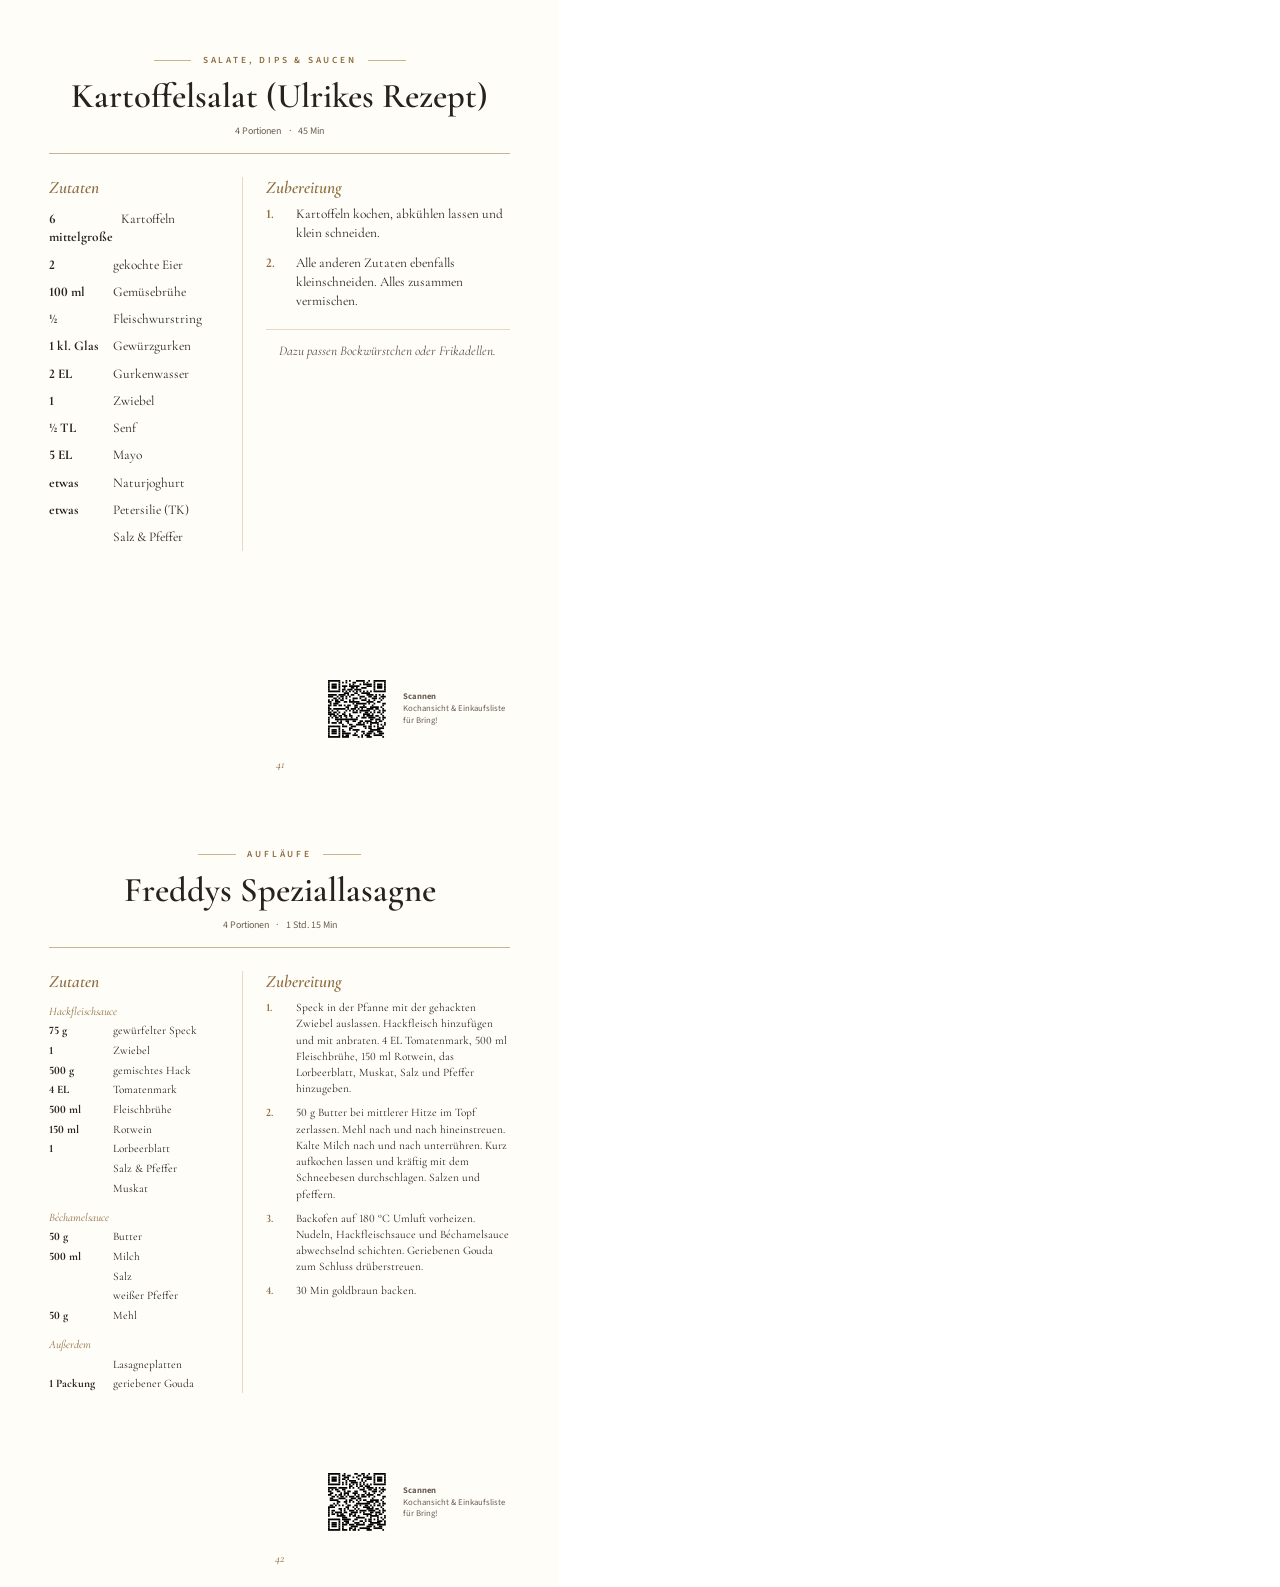
<file: design/klassisch.html>
<!doctype html><html lang="de"><head><meta charset="utf-8"><link rel="stylesheet" href="https://fonts.googleapis.com/css2?family=Cormorant+Garamond:ital,wght@0,500;0,600;0,700;1,500&family=Source+Sans+3:wght@400;600&display=swap"><style>@page{size:148mm 210mm;margin:0}*{box-sizing:border-box}html,body{margin:0}
.page{width:148mm;height:210mm;padding:14mm 13mm 12mm;position:relative;overflow:hidden;page-break-after:always}
h1,h2{margin:0}ul,ol{margin:0;padding:0;list-style:none}
.cols{display:grid;grid-template-columns:44mm 1fr;gap:7mm;margin-top:6mm}
.zut li{display:flex;gap:2mm;padding:1.1mm 0;hyphens:auto}.dicht .zut li{padding:.45mm 0}.dicht{font-size:8.6pt!important}.dicht .steps li{margin-bottom:2mm}.zut .m{flex:0 0 15mm}.zut .grp{display:block;margin-top:2.5mm}
.steps{counter-reset:s}.steps li{counter-increment:s;position:relative;padding-left:8mm;margin-bottom:2.8mm}
.qr{position:absolute;bottom:13mm;right:13mm;width:50mm;display:flex;gap:2.5mm;align-items:center}
.qr svg{width:19mm;height:19mm;flex:none}.qrt{font-size:6.5pt;line-height:1.35}
.nr{position:absolute;bottom:6mm;left:0;right:0;text-align:center;font-size:7pt}
.meta span+span:before{content:"·";margin:0 2mm}

.klassisch *{font-variant-numeric:lining-nums}.klassisch{background:#fffdf8;color:#26221f;font:10pt/1.42 "Cormorant Garamond",serif;text-align:left}
.klassisch .kap,.klassisch h1,.klassisch .sub,.klassisch .meta{text-align:center}
.klassisch .kap{font:600 7pt "Source Sans 3";letter-spacing:.3em;text-transform:uppercase;color:#8c6d3f}
.klassisch .kap:before,.klassisch .kap:after{content:"";display:inline-block;width:10mm;height:1px;background:#c9b48f;vertical-align:middle;margin:0 3mm}
.klassisch h1{font:600 26pt/1.05 "Cormorant Garamond",serif;margin-top:3mm}
.klassisch .sub{font-style:italic;font-size:12pt;color:#6b5f55}
.klassisch .meta{font:7.5pt "Source Sans 3";color:#6b5f55;margin-top:2.5mm;padding-bottom:4mm;border-bottom:1px solid #c9b48f}
.klassisch h2{font:italic 600 13pt "Cormorant Garamond";color:#8c6d3f;margin-bottom:2mm}
.klassisch .zut .m{font-weight:700}.klassisch .zut .grp{font-style:italic;color:#8c6d3f}
.klassisch .steps li:before{content:counter(s) ".";position:absolute;left:0;font-weight:700;color:#8c6d3f}
.klassisch .right{border-left:1px solid #e6dac4;padding-left:6mm}
.klassisch .note{font-style:italic;text-align:center;margin-top:5mm;padding-top:3mm;border-top:1px solid #e6dac4;color:#5a4f46}
.klassisch .qrt{font-family:"Source Sans 3";color:#6b5f55}.klassisch .nr{font:italic 9pt "Cormorant Garamond";color:#8c6d3f}
</style></head><body><section class="page klassisch">
  <div class="kap">Salate, Dips &amp; Saucen</div>
  <h1>Kartoffelsalat (Ulrikes Rezept)</h1>
  <div class="meta"><span>4 Portionen</span><span>45 Min</span></div>
  <div class="cols">
    <div class="left"><h2>Zutaten</h2><ul class="zut"><li><span class="m">6 mittelgroße</span><span class="n">Kartoffeln</span></li>
<li><span class="m">2</span><span class="n">gekochte Eier</span></li>
<li><span class="m">100 ml</span><span class="n">Gemüsebrühe</span></li>
<li><span class="m">½</span><span class="n">Fleischwurstring</span></li>
<li><span class="m">1 kl. Glas</span><span class="n">Gewürzgurken</span></li>
<li><span class="m">2 EL</span><span class="n">Gurkenwasser</span></li>
<li><span class="m">1</span><span class="n">Zwiebel</span></li>
<li><span class="m">½ TL</span><span class="n">Senf</span></li>
<li><span class="m">5 EL</span><span class="n">Mayo</span></li>
<li><span class="m">etwas</span><span class="n">Naturjoghurt</span></li>
<li><span class="m">etwas</span><span class="n">Petersilie (TK)</span></li>
<li><span class="m"></span><span class="n">Salz &amp; Pfeffer</span></li></ul>
      <div class="qr"><svg width="100" height="100" preserveAspectRatio="xMinYMin meet" viewBox="0 0 100 100" xmlns="http://www.w3.org/2000/svg" version="1.0" fill-rule="evenodd" xmlns:xlink="http://www.w3.org/1999/xlink">
	<title>...</title>
	<desc>...</desc>
	<clipPath id="clip">
		<rect x="0" y="0" width="100" height="100"/>
	</clipPath>
	<g id="group" transform="scale(1,-1) translate(0,-100)" style="clip-path: url(#clip)">
		<g transform=" matrix(1.102431,0,0,1.102431,0,0)">
			<g transform="">
				<rect x="0" y="0" width="90.70866141732284" height="90.70866141732284" style="stroke: none; stroke-linecap: butt; stroke-width: 0; fill: none; fill-rule: evenodd;"/>
				<rect x="8.849625504129058" y="79.64662953716152" width="15.486844632225854" height="2.2124063760322628" style="stroke: none; stroke-linecap: butt; stroke-width: 0; fill: rgb(0%,0%,0%); fill-rule: evenodd;"/>
				<rect x="30.973689264451703" y="79.64662953716152" width="2.2124063760322663" height="2.2124063760322628" style="stroke: none; stroke-linecap: butt; stroke-width: 0; fill: rgb(0%,0%,0%); fill-rule: evenodd;"/>
				<rect x="35.39850201651623" y="79.64662953716152" width="2.2124063760322628" height="2.2124063760322628" style="stroke: none; stroke-linecap: butt; stroke-width: 0; fill: rgb(0%,0%,0%); fill-rule: evenodd;"/>
				<rect x="44.24812752064529" y="79.64662953716152" width="11.06203188016132" height="2.2124063760322628" style="stroke: none; stroke-linecap: butt; stroke-width: 0; fill: rgb(0%,0%,0%); fill-rule: evenodd;"/>
				<rect x="59.734972152871144" y="79.64662953716152" width="2.2124063760322628" height="2.2124063760322628" style="stroke: none; stroke-linecap: butt; stroke-width: 0; fill: rgb(0%,0%,0%); fill-rule: evenodd;"/>
				<rect x="66.37219128096794" y="79.64662953716152" width="15.486844632225854" height="2.2124063760322628" style="stroke: none; stroke-linecap: butt; stroke-width: 0; fill: rgb(0%,0%,0%); fill-rule: evenodd;"/>
				<rect x="8.849625504129058" y="77.43422316112925" width="2.2124063760322645" height="2.2124063760322628" style="stroke: none; stroke-linecap: butt; stroke-width: 0; fill: rgb(0%,0%,0%); fill-rule: evenodd;"/>
				<rect x="22.124063760322645" y="77.43422316112925" width="2.2124063760322663" height="2.2124063760322628" style="stroke: none; stroke-linecap: butt; stroke-width: 0; fill: rgb(0%,0%,0%); fill-rule: evenodd;"/>
				<rect x="26.548876512387174" y="77.43422316112925" width="2.2124063760322628" height="2.2124063760322628" style="stroke: none; stroke-linecap: butt; stroke-width: 0; fill: rgb(0%,0%,0%); fill-rule: evenodd;"/>
				<rect x="30.973689264451703" y="77.43422316112925" width="2.2124063760322663" height="2.2124063760322628" style="stroke: none; stroke-linecap: butt; stroke-width: 0; fill: rgb(0%,0%,0%); fill-rule: evenodd;"/>
				<rect x="39.82331476858076" y="77.43422316112925" width="4.4248127520645255" height="2.2124063760322628" style="stroke: none; stroke-linecap: butt; stroke-width: 0; fill: rgb(0%,0%,0%); fill-rule: evenodd;"/>
				<rect x="53.09775302477435" y="77.43422316112925" width="2.2124063760322628" height="2.2124063760322628" style="stroke: none; stroke-linecap: butt; stroke-width: 0; fill: rgb(0%,0%,0%); fill-rule: evenodd;"/>
				<rect x="57.522565776838874" y="77.43422316112925" width="2.2124063760322628" height="2.2124063760322628" style="stroke: none; stroke-linecap: butt; stroke-width: 0; fill: rgb(0%,0%,0%); fill-rule: evenodd;"/>
				<rect x="66.37219128096794" y="77.43422316112925" width="2.2124063760322628" height="2.2124063760322628" style="stroke: none; stroke-linecap: butt; stroke-width: 0; fill: rgb(0%,0%,0%); fill-rule: evenodd;"/>
				<rect x="79.64662953716152" y="77.43422316112925" width="2.2124063760322628" height="2.2124063760322628" style="stroke: none; stroke-linecap: butt; stroke-width: 0; fill: rgb(0%,0%,0%); fill-rule: evenodd;"/>
				<rect x="8.849625504129058" y="75.22181678509699" width="2.2124063760322645" height="2.2124063760322628" style="stroke: none; stroke-linecap: butt; stroke-width: 0; fill: rgb(0%,0%,0%); fill-rule: evenodd;"/>
				<rect x="13.274438256193587" y="75.22181678509699" width="6.637219128096792" height="2.2124063760322628" style="stroke: none; stroke-linecap: butt; stroke-width: 0; fill: rgb(0%,0%,0%); fill-rule: evenodd;"/>
				<rect x="22.124063760322645" y="75.22181678509699" width="2.2124063760322663" height="2.2124063760322628" style="stroke: none; stroke-linecap: butt; stroke-width: 0; fill: rgb(0%,0%,0%); fill-rule: evenodd;"/>
				<rect x="35.39850201651623" y="75.22181678509699" width="2.2124063760322628" height="2.2124063760322628" style="stroke: none; stroke-linecap: butt; stroke-width: 0; fill: rgb(0%,0%,0%); fill-rule: evenodd;"/>
				<rect x="39.82331476858076" y="75.22181678509699" width="2.2124063760322628" height="2.2124063760322628" style="stroke: none; stroke-linecap: butt; stroke-width: 0; fill: rgb(0%,0%,0%); fill-rule: evenodd;"/>
				<rect x="48.67294027270982" y="75.22181678509699" width="2.2124063760322628" height="2.2124063760322628" style="stroke: none; stroke-linecap: butt; stroke-width: 0; fill: rgb(0%,0%,0%); fill-rule: evenodd;"/>
				<rect x="53.09775302477435" y="75.22181678509699" width="11.062031880161328" height="2.2124063760322628" style="stroke: none; stroke-linecap: butt; stroke-width: 0; fill: rgb(0%,0%,0%); fill-rule: evenodd;"/>
				<rect x="66.37219128096794" y="75.22181678509699" width="2.2124063760322628" height="2.2124063760322628" style="stroke: none; stroke-linecap: butt; stroke-width: 0; fill: rgb(0%,0%,0%); fill-rule: evenodd;"/>
				<rect x="70.79700403303247" y="75.22181678509699" width="6.637219128096788" height="2.2124063760322628" style="stroke: none; stroke-linecap: butt; stroke-width: 0; fill: rgb(0%,0%,0%); fill-rule: evenodd;"/>
				<rect x="79.64662953716152" y="75.22181678509699" width="2.2124063760322628" height="2.2124063760322628" style="stroke: none; stroke-linecap: butt; stroke-width: 0; fill: rgb(0%,0%,0%); fill-rule: evenodd;"/>
				<rect x="8.849625504129058" y="73.00941040906473" width="2.2124063760322645" height="2.2124063760322628" style="stroke: none; stroke-linecap: butt; stroke-width: 0; fill: rgb(0%,0%,0%); fill-rule: evenodd;"/>
				<rect x="13.274438256193587" y="73.00941040906473" width="6.637219128096792" height="2.2124063760322628" style="stroke: none; stroke-linecap: butt; stroke-width: 0; fill: rgb(0%,0%,0%); fill-rule: evenodd;"/>
				<rect x="22.124063760322645" y="73.00941040906473" width="2.2124063760322663" height="2.2124063760322628" style="stroke: none; stroke-linecap: butt; stroke-width: 0; fill: rgb(0%,0%,0%); fill-rule: evenodd;"/>
				<rect x="26.548876512387174" y="73.00941040906473" width="6.637219128096795" height="2.2124063760322628" style="stroke: none; stroke-linecap: butt; stroke-width: 0; fill: rgb(0%,0%,0%); fill-rule: evenodd;"/>
				<rect x="35.39850201651623" y="73.00941040906473" width="13.27443825619359" height="2.2124063760322628" style="stroke: none; stroke-linecap: butt; stroke-width: 0; fill: rgb(0%,0%,0%); fill-rule: evenodd;"/>
				<rect x="57.522565776838874" y="73.00941040906473" width="6.637219128096788" height="2.2124063760322628" style="stroke: none; stroke-linecap: butt; stroke-width: 0; fill: rgb(0%,0%,0%); fill-rule: evenodd;"/>
				<rect x="66.37219128096794" y="73.00941040906473" width="2.2124063760322628" height="2.2124063760322628" style="stroke: none; stroke-linecap: butt; stroke-width: 0; fill: rgb(0%,0%,0%); fill-rule: evenodd;"/>
				<rect x="70.79700403303247" y="73.00941040906473" width="6.637219128096788" height="2.2124063760322628" style="stroke: none; stroke-linecap: butt; stroke-width: 0; fill: rgb(0%,0%,0%); fill-rule: evenodd;"/>
				<rect x="79.64662953716152" y="73.00941040906473" width="2.2124063760322628" height="2.2124063760322628" style="stroke: none; stroke-linecap: butt; stroke-width: 0; fill: rgb(0%,0%,0%); fill-rule: evenodd;"/>
				<rect x="8.849625504129058" y="70.79700403303247" width="2.2124063760322645" height="2.2124063760322628" style="stroke: none; stroke-linecap: butt; stroke-width: 0; fill: rgb(0%,0%,0%); fill-rule: evenodd;"/>
				<rect x="13.274438256193587" y="70.79700403303247" width="6.637219128096792" height="2.2124063760322628" style="stroke: none; stroke-linecap: butt; stroke-width: 0; fill: rgb(0%,0%,0%); fill-rule: evenodd;"/>
				<rect x="22.124063760322645" y="70.79700403303247" width="2.2124063760322663" height="2.2124063760322628" style="stroke: none; stroke-linecap: butt; stroke-width: 0; fill: rgb(0%,0%,0%); fill-rule: evenodd;"/>
				<rect x="28.761282888419437" y="70.79700403303247" width="2.2124063760322628" height="2.2124063760322628" style="stroke: none; stroke-linecap: butt; stroke-width: 0; fill: rgb(0%,0%,0%); fill-rule: evenodd;"/>
				<rect x="37.610908392548495" y="70.79700403303247" width="4.4248127520645255" height="2.2124063760322628" style="stroke: none; stroke-linecap: butt; stroke-width: 0; fill: rgb(0%,0%,0%); fill-rule: evenodd;"/>
				<rect x="44.24812752064529" y="70.79700403303247" width="2.2124063760322628" height="2.2124063760322628" style="stroke: none; stroke-linecap: butt; stroke-width: 0; fill: rgb(0%,0%,0%); fill-rule: evenodd;"/>
				<rect x="50.885346648742086" y="70.79700403303247" width="6.637219128096795" height="2.2124063760322628" style="stroke: none; stroke-linecap: butt; stroke-width: 0; fill: rgb(0%,0%,0%); fill-rule: evenodd;"/>
				<rect x="66.37219128096794" y="70.79700403303247" width="2.2124063760322628" height="2.2124063760322628" style="stroke: none; stroke-linecap: butt; stroke-width: 0; fill: rgb(0%,0%,0%); fill-rule: evenodd;"/>
				<rect x="70.79700403303247" y="70.79700403303247" width="6.637219128096788" height="2.2124063760322628" style="stroke: none; stroke-linecap: butt; stroke-width: 0; fill: rgb(0%,0%,0%); fill-rule: evenodd;"/>
				<rect x="79.64662953716152" y="70.79700403303247" width="2.2124063760322628" height="2.2124063760322628" style="stroke: none; stroke-linecap: butt; stroke-width: 0; fill: rgb(0%,0%,0%); fill-rule: evenodd;"/>
				<rect x="8.849625504129058" y="68.5845976570002" width="2.2124063760322645" height="2.2124063760322628" style="stroke: none; stroke-linecap: butt; stroke-width: 0; fill: rgb(0%,0%,0%); fill-rule: evenodd;"/>
				<rect x="22.124063760322645" y="68.5845976570002" width="2.2124063760322663" height="2.2124063760322628" style="stroke: none; stroke-linecap: butt; stroke-width: 0; fill: rgb(0%,0%,0%); fill-rule: evenodd;"/>
				<rect x="26.548876512387174" y="68.5845976570002" width="4.424812752064529" height="2.2124063760322628" style="stroke: none; stroke-linecap: butt; stroke-width: 0; fill: rgb(0%,0%,0%); fill-rule: evenodd;"/>
				<rect x="33.18609564048397" y="68.5845976570002" width="6.637219128096795" height="2.2124063760322628" style="stroke: none; stroke-linecap: butt; stroke-width: 0; fill: rgb(0%,0%,0%); fill-rule: evenodd;"/>
				<rect x="42.03572114461303" y="68.5845976570002" width="8.849625504129058" height="2.2124063760322628" style="stroke: none; stroke-linecap: butt; stroke-width: 0; fill: rgb(0%,0%,0%); fill-rule: evenodd;"/>
				<rect x="66.37219128096794" y="68.5845976570002" width="2.2124063760322628" height="2.2124063760322628" style="stroke: none; stroke-linecap: butt; stroke-width: 0; fill: rgb(0%,0%,0%); fill-rule: evenodd;"/>
				<rect x="79.64662953716152" y="68.5845976570002" width="2.2124063760322628" height="2.2124063760322628" style="stroke: none; stroke-linecap: butt; stroke-width: 0; fill: rgb(0%,0%,0%); fill-rule: evenodd;"/>
				<rect x="8.849625504129058" y="66.37219128096794" width="15.486844632225854" height="2.2124063760322628" style="stroke: none; stroke-linecap: butt; stroke-width: 0; fill: rgb(0%,0%,0%); fill-rule: evenodd;"/>
				<rect x="26.548876512387174" y="66.37219128096794" width="2.2124063760322628" height="2.2124063760322628" style="stroke: none; stroke-linecap: butt; stroke-width: 0; fill: rgb(0%,0%,0%); fill-rule: evenodd;"/>
				<rect x="30.973689264451703" y="66.37219128096794" width="2.2124063760322663" height="2.2124063760322628" style="stroke: none; stroke-linecap: butt; stroke-width: 0; fill: rgb(0%,0%,0%); fill-rule: evenodd;"/>
				<rect x="35.39850201651623" y="66.37219128096794" width="2.2124063760322628" height="2.2124063760322628" style="stroke: none; stroke-linecap: butt; stroke-width: 0; fill: rgb(0%,0%,0%); fill-rule: evenodd;"/>
				<rect x="39.82331476858076" y="66.37219128096794" width="2.2124063760322628" height="2.2124063760322628" style="stroke: none; stroke-linecap: butt; stroke-width: 0; fill: rgb(0%,0%,0%); fill-rule: evenodd;"/>
				<rect x="44.24812752064529" y="66.37219128096794" width="2.2124063760322628" height="2.2124063760322628" style="stroke: none; stroke-linecap: butt; stroke-width: 0; fill: rgb(0%,0%,0%); fill-rule: evenodd;"/>
				<rect x="48.67294027270982" y="66.37219128096794" width="2.2124063760322628" height="2.2124063760322628" style="stroke: none; stroke-linecap: butt; stroke-width: 0; fill: rgb(0%,0%,0%); fill-rule: evenodd;"/>
				<rect x="53.09775302477435" y="66.37219128096794" width="2.2124063760322628" height="2.2124063760322628" style="stroke: none; stroke-linecap: butt; stroke-width: 0; fill: rgb(0%,0%,0%); fill-rule: evenodd;"/>
				<rect x="57.522565776838874" y="66.37219128096794" width="2.2124063760322628" height="2.2124063760322628" style="stroke: none; stroke-linecap: butt; stroke-width: 0; fill: rgb(0%,0%,0%); fill-rule: evenodd;"/>
				<rect x="61.94737852890341" y="66.37219128096794" width="2.21240637603227" height="2.2124063760322628" style="stroke: none; stroke-linecap: butt; stroke-width: 0; fill: rgb(0%,0%,0%); fill-rule: evenodd;"/>
				<rect x="66.37219128096794" y="66.37219128096794" width="15.486844632225854" height="2.2124063760322628" style="stroke: none; stroke-linecap: butt; stroke-width: 0; fill: rgb(0%,0%,0%); fill-rule: evenodd;"/>
				<rect x="28.761282888419437" y="64.15978490493566" width="6.637219128096795" height="2.2124063760322628" style="stroke: none; stroke-linecap: butt; stroke-width: 0; fill: rgb(0%,0%,0%); fill-rule: evenodd;"/>
				<rect x="42.03572114461303" y="64.15978490493566" width="4.424812752064533" height="2.2124063760322628" style="stroke: none; stroke-linecap: butt; stroke-width: 0; fill: rgb(0%,0%,0%); fill-rule: evenodd;"/>
				<rect x="50.885346648742086" y="64.15978490493566" width="11.06203188016132" height="2.2124063760322628" style="stroke: none; stroke-linecap: butt; stroke-width: 0; fill: rgb(0%,0%,0%); fill-rule: evenodd;"/>
				<rect x="8.849625504129058" y="61.94737852890341" width="11.06203188016132" height="2.21240637603227" style="stroke: none; stroke-linecap: butt; stroke-width: 0; fill: rgb(0%,0%,0%); fill-rule: evenodd;"/>
				<rect x="22.124063760322645" y="61.94737852890341" width="8.849625504129058" height="2.21240637603227" style="stroke: none; stroke-linecap: butt; stroke-width: 0; fill: rgb(0%,0%,0%); fill-rule: evenodd;"/>
				<rect x="33.18609564048397" y="61.94737852890341" width="2.2124063760322628" height="2.21240637603227" style="stroke: none; stroke-linecap: butt; stroke-width: 0; fill: rgb(0%,0%,0%); fill-rule: evenodd;"/>
				<rect x="37.610908392548495" y="61.94737852890341" width="4.4248127520645255" height="2.21240637603227" style="stroke: none; stroke-linecap: butt; stroke-width: 0; fill: rgb(0%,0%,0%); fill-rule: evenodd;"/>
				<rect x="46.46053389667755" y="61.94737852890341" width="2.2124063760322628" height="2.21240637603227" style="stroke: none; stroke-linecap: butt; stroke-width: 0; fill: rgb(0%,0%,0%); fill-rule: evenodd;"/>
				<rect x="57.522565776838874" y="61.94737852890341" width="8.849625504129065" height="2.21240637603227" style="stroke: none; stroke-linecap: butt; stroke-width: 0; fill: rgb(0%,0%,0%); fill-rule: evenodd;"/>
				<rect x="68.5845976570002" y="61.94737852890341" width="2.2124063760322628" height="2.21240637603227" style="stroke: none; stroke-linecap: butt; stroke-width: 0; fill: rgb(0%,0%,0%); fill-rule: evenodd;"/>
				<rect x="73.00941040906473" y="61.94737852890341" width="2.2124063760322628" height="2.21240637603227" style="stroke: none; stroke-linecap: butt; stroke-width: 0; fill: rgb(0%,0%,0%); fill-rule: evenodd;"/>
				<rect x="77.43422316112925" y="61.94737852890341" width="2.2124063760322628" height="2.21240637603227" style="stroke: none; stroke-linecap: butt; stroke-width: 0; fill: rgb(0%,0%,0%); fill-rule: evenodd;"/>
				<rect x="8.849625504129058" y="59.73497215287114" width="6.637219128096794" height="2.2124063760322628" style="stroke: none; stroke-linecap: butt; stroke-width: 0; fill: rgb(0%,0%,0%); fill-rule: evenodd;"/>
				<rect x="19.91165738429038" y="59.73497215287114" width="2.2124063760322628" height="2.2124063760322628" style="stroke: none; stroke-linecap: butt; stroke-width: 0; fill: rgb(0%,0%,0%); fill-rule: evenodd;"/>
				<rect x="24.33647013635491" y="59.73497215287114" width="4.424812752064529" height="2.2124063760322628" style="stroke: none; stroke-linecap: butt; stroke-width: 0; fill: rgb(0%,0%,0%); fill-rule: evenodd;"/>
				<rect x="30.973689264451703" y="59.73497215287114" width="2.2124063760322663" height="2.2124063760322628" style="stroke: none; stroke-linecap: butt; stroke-width: 0; fill: rgb(0%,0%,0%); fill-rule: evenodd;"/>
				<rect x="35.39850201651623" y="59.73497215287114" width="2.2124063760322628" height="2.2124063760322628" style="stroke: none; stroke-linecap: butt; stroke-width: 0; fill: rgb(0%,0%,0%); fill-rule: evenodd;"/>
				<rect x="48.67294027270982" y="59.73497215287114" width="6.637219128096795" height="2.2124063760322628" style="stroke: none; stroke-linecap: butt; stroke-width: 0; fill: rgb(0%,0%,0%); fill-rule: evenodd;"/>
				<rect x="59.734972152871144" y="59.73497215287114" width="4.424812752064533" height="2.2124063760322628" style="stroke: none; stroke-linecap: butt; stroke-width: 0; fill: rgb(0%,0%,0%); fill-rule: evenodd;"/>
				<rect x="66.37219128096794" y="59.73497215287114" width="4.4248127520645255" height="2.2124063760322628" style="stroke: none; stroke-linecap: butt; stroke-width: 0; fill: rgb(0%,0%,0%); fill-rule: evenodd;"/>
				<rect x="75.22181678509699" y="59.73497215287114" width="6.637219128096788" height="2.2124063760322628" style="stroke: none; stroke-linecap: butt; stroke-width: 0; fill: rgb(0%,0%,0%); fill-rule: evenodd;"/>
				<rect x="15.486844632225852" y="57.522565776838874" width="4.424812752064527" height="2.2124063760322628" style="stroke: none; stroke-linecap: butt; stroke-width: 0; fill: rgb(0%,0%,0%); fill-rule: evenodd;"/>
				<rect x="22.124063760322645" y="57.522565776838874" width="2.2124063760322663" height="2.2124063760322628" style="stroke: none; stroke-linecap: butt; stroke-width: 0; fill: rgb(0%,0%,0%); fill-rule: evenodd;"/>
				<rect x="26.548876512387174" y="57.522565776838874" width="2.2124063760322628" height="2.2124063760322628" style="stroke: none; stroke-linecap: butt; stroke-width: 0; fill: rgb(0%,0%,0%); fill-rule: evenodd;"/>
				<rect x="30.973689264451703" y="57.522565776838874" width="2.2124063760322663" height="2.2124063760322628" style="stroke: none; stroke-linecap: butt; stroke-width: 0; fill: rgb(0%,0%,0%); fill-rule: evenodd;"/>
				<rect x="39.82331476858076" y="57.522565776838874" width="6.637219128096795" height="2.2124063760322628" style="stroke: none; stroke-linecap: butt; stroke-width: 0; fill: rgb(0%,0%,0%); fill-rule: evenodd;"/>
				<rect x="48.67294027270982" y="57.522565776838874" width="2.2124063760322628" height="2.2124063760322628" style="stroke: none; stroke-linecap: butt; stroke-width: 0; fill: rgb(0%,0%,0%); fill-rule: evenodd;"/>
				<rect x="55.31015940080661" y="57.522565776838874" width="2.2124063760322628" height="2.2124063760322628" style="stroke: none; stroke-linecap: butt; stroke-width: 0; fill: rgb(0%,0%,0%); fill-rule: evenodd;"/>
				<rect x="64.15978490493568" y="57.522565776838874" width="6.637219128096788" height="2.2124063760322628" style="stroke: none; stroke-linecap: butt; stroke-width: 0; fill: rgb(0%,0%,0%); fill-rule: evenodd;"/>
				<rect x="73.00941040906473" y="57.522565776838874" width="2.2124063760322628" height="2.2124063760322628" style="stroke: none; stroke-linecap: butt; stroke-width: 0; fill: rgb(0%,0%,0%); fill-rule: evenodd;"/>
				<rect x="77.43422316112925" y="57.522565776838874" width="2.2124063760322628" height="2.2124063760322628" style="stroke: none; stroke-linecap: butt; stroke-width: 0; fill: rgb(0%,0%,0%); fill-rule: evenodd;"/>
				<rect x="8.849625504129058" y="55.31015940080661" width="2.2124063760322645" height="2.2124063760322628" style="stroke: none; stroke-linecap: butt; stroke-width: 0; fill: rgb(0%,0%,0%); fill-rule: evenodd;"/>
				<rect x="13.274438256193587" y="55.31015940080661" width="2.2124063760322645" height="2.2124063760322628" style="stroke: none; stroke-linecap: butt; stroke-width: 0; fill: rgb(0%,0%,0%); fill-rule: evenodd;"/>
				<rect x="17.699251008258116" y="55.31015940080661" width="4.424812752064529" height="2.2124063760322628" style="stroke: none; stroke-linecap: butt; stroke-width: 0; fill: rgb(0%,0%,0%); fill-rule: evenodd;"/>
				<rect x="24.33647013635491" y="55.31015940080661" width="4.424812752064529" height="2.2124063760322628" style="stroke: none; stroke-linecap: butt; stroke-width: 0; fill: rgb(0%,0%,0%); fill-rule: evenodd;"/>
				<rect x="35.39850201651623" y="55.31015940080661" width="2.2124063760322628" height="2.2124063760322628" style="stroke: none; stroke-linecap: butt; stroke-width: 0; fill: rgb(0%,0%,0%); fill-rule: evenodd;"/>
				<rect x="39.82331476858076" y="55.31015940080661" width="2.2124063760322628" height="2.2124063760322628" style="stroke: none; stroke-linecap: butt; stroke-width: 0; fill: rgb(0%,0%,0%); fill-rule: evenodd;"/>
				<rect x="50.885346648742086" y="55.31015940080661" width="6.637219128096795" height="2.2124063760322628" style="stroke: none; stroke-linecap: butt; stroke-width: 0; fill: rgb(0%,0%,0%); fill-rule: evenodd;"/>
				<rect x="59.734972152871144" y="55.31015940080661" width="2.2124063760322628" height="2.2124063760322628" style="stroke: none; stroke-linecap: butt; stroke-width: 0; fill: rgb(0%,0%,0%); fill-rule: evenodd;"/>
				<rect x="66.37219128096794" y="55.31015940080661" width="2.2124063760322628" height="2.2124063760322628" style="stroke: none; stroke-linecap: butt; stroke-width: 0; fill: rgb(0%,0%,0%); fill-rule: evenodd;"/>
				<rect x="75.22181678509699" y="55.31015940080661" width="2.2124063760322628" height="2.2124063760322628" style="stroke: none; stroke-linecap: butt; stroke-width: 0; fill: rgb(0%,0%,0%); fill-rule: evenodd;"/>
				<rect x="8.849625504129058" y="53.09775302477435" width="4.424812752064529" height="2.2124063760322628" style="stroke: none; stroke-linecap: butt; stroke-width: 0; fill: rgb(0%,0%,0%); fill-rule: evenodd;"/>
				<rect x="17.699251008258116" y="53.09775302477435" width="6.637219128096795" height="2.2124063760322628" style="stroke: none; stroke-linecap: butt; stroke-width: 0; fill: rgb(0%,0%,0%); fill-rule: evenodd;"/>
				<rect x="28.761282888419437" y="53.09775302477435" width="4.424812752064533" height="2.2124063760322628" style="stroke: none; stroke-linecap: butt; stroke-width: 0; fill: rgb(0%,0%,0%); fill-rule: evenodd;"/>
				<rect x="35.39850201651623" y="53.09775302477435" width="13.27443825619359" height="2.2124063760322628" style="stroke: none; stroke-linecap: butt; stroke-width: 0; fill: rgb(0%,0%,0%); fill-rule: evenodd;"/>
				<rect x="57.522565776838874" y="53.09775302477435" width="8.849625504129065" height="2.2124063760322628" style="stroke: none; stroke-linecap: butt; stroke-width: 0; fill: rgb(0%,0%,0%); fill-rule: evenodd;"/>
				<rect x="70.79700403303247" y="53.09775302477435" width="4.4248127520645255" height="2.2124063760322628" style="stroke: none; stroke-linecap: butt; stroke-width: 0; fill: rgb(0%,0%,0%); fill-rule: evenodd;"/>
				<rect x="11.062031880161323" y="50.885346648742086" width="2.2124063760322645" height="2.2124063760322628" style="stroke: none; stroke-linecap: butt; stroke-width: 0; fill: rgb(0%,0%,0%); fill-rule: evenodd;"/>
				<rect x="15.486844632225852" y="50.885346648742086" width="6.637219128096794" height="2.2124063760322628" style="stroke: none; stroke-linecap: butt; stroke-width: 0; fill: rgb(0%,0%,0%); fill-rule: evenodd;"/>
				<rect x="39.82331476858076" y="50.885346648742086" width="2.2124063760322628" height="2.2124063760322628" style="stroke: none; stroke-linecap: butt; stroke-width: 0; fill: rgb(0%,0%,0%); fill-rule: evenodd;"/>
				<rect x="44.24812752064529" y="50.885346648742086" width="13.274438256193584" height="2.2124063760322628" style="stroke: none; stroke-linecap: butt; stroke-width: 0; fill: rgb(0%,0%,0%); fill-rule: evenodd;"/>
				<rect x="59.734972152871144" y="50.885346648742086" width="2.2124063760322628" height="2.2124063760322628" style="stroke: none; stroke-linecap: butt; stroke-width: 0; fill: rgb(0%,0%,0%); fill-rule: evenodd;"/>
				<rect x="66.37219128096794" y="50.885346648742086" width="2.2124063760322628" height="2.2124063760322628" style="stroke: none; stroke-linecap: butt; stroke-width: 0; fill: rgb(0%,0%,0%); fill-rule: evenodd;"/>
				<rect x="77.43422316112925" y="50.885346648742086" width="4.4248127520645255" height="2.2124063760322628" style="stroke: none; stroke-linecap: butt; stroke-width: 0; fill: rgb(0%,0%,0%); fill-rule: evenodd;"/>
				<rect x="8.849625504129058" y="48.672940272709816" width="4.424812752064529" height="2.2124063760322628" style="stroke: none; stroke-linecap: butt; stroke-width: 0; fill: rgb(0%,0%,0%); fill-rule: evenodd;"/>
				<rect x="15.486844632225852" y="48.672940272709816" width="4.424812752064527" height="2.2124063760322628" style="stroke: none; stroke-linecap: butt; stroke-width: 0; fill: rgb(0%,0%,0%); fill-rule: evenodd;"/>
				<rect x="22.124063760322645" y="48.672940272709816" width="4.424812752064529" height="2.2124063760322628" style="stroke: none; stroke-linecap: butt; stroke-width: 0; fill: rgb(0%,0%,0%); fill-rule: evenodd;"/>
				<rect x="28.761282888419437" y="48.672940272709816" width="2.2124063760322628" height="2.2124063760322628" style="stroke: none; stroke-linecap: butt; stroke-width: 0; fill: rgb(0%,0%,0%); fill-rule: evenodd;"/>
				<rect x="33.18609564048397" y="48.672940272709816" width="4.4248127520645255" height="2.2124063760322628" style="stroke: none; stroke-linecap: butt; stroke-width: 0; fill: rgb(0%,0%,0%); fill-rule: evenodd;"/>
				<rect x="42.03572114461303" y="48.672940272709816" width="4.424812752064533" height="2.2124063760322628" style="stroke: none; stroke-linecap: butt; stroke-width: 0; fill: rgb(0%,0%,0%); fill-rule: evenodd;"/>
				<rect x="53.09775302477435" y="48.672940272709816" width="2.2124063760322628" height="2.2124063760322628" style="stroke: none; stroke-linecap: butt; stroke-width: 0; fill: rgb(0%,0%,0%); fill-rule: evenodd;"/>
				<rect x="64.15978490493568" y="48.672940272709816" width="2.2124063760322628" height="2.2124063760322628" style="stroke: none; stroke-linecap: butt; stroke-width: 0; fill: rgb(0%,0%,0%); fill-rule: evenodd;"/>
				<rect x="77.43422316112925" y="48.672940272709816" width="2.2124063760322628" height="2.2124063760322628" style="stroke: none; stroke-linecap: butt; stroke-width: 0; fill: rgb(0%,0%,0%); fill-rule: evenodd;"/>
				<rect x="8.849625504129058" y="46.46053389667755" width="2.2124063760322645" height="2.2124063760322628" style="stroke: none; stroke-linecap: butt; stroke-width: 0; fill: rgb(0%,0%,0%); fill-rule: evenodd;"/>
				<rect x="30.973689264451703" y="46.46053389667755" width="4.424812752064529" height="2.2124063760322628" style="stroke: none; stroke-linecap: butt; stroke-width: 0; fill: rgb(0%,0%,0%); fill-rule: evenodd;"/>
				<rect x="42.03572114461303" y="46.46053389667755" width="4.424812752064533" height="2.2124063760322628" style="stroke: none; stroke-linecap: butt; stroke-width: 0; fill: rgb(0%,0%,0%); fill-rule: evenodd;"/>
				<rect x="48.67294027270982" y="46.46053389667755" width="8.849625504129058" height="2.2124063760322628" style="stroke: none; stroke-linecap: butt; stroke-width: 0; fill: rgb(0%,0%,0%); fill-rule: evenodd;"/>
				<rect x="61.94737852890341" y="46.46053389667755" width="11.06203188016132" height="2.2124063760322628" style="stroke: none; stroke-linecap: butt; stroke-width: 0; fill: rgb(0%,0%,0%); fill-rule: evenodd;"/>
				<rect x="75.22181678509699" y="46.46053389667755" width="2.2124063760322628" height="2.2124063760322628" style="stroke: none; stroke-linecap: butt; stroke-width: 0; fill: rgb(0%,0%,0%); fill-rule: evenodd;"/>
				<rect x="8.849625504129058" y="44.24812752064529" width="4.424812752064529" height="2.2124063760322628" style="stroke: none; stroke-linecap: butt; stroke-width: 0; fill: rgb(0%,0%,0%); fill-rule: evenodd;"/>
				<rect x="15.486844632225852" y="44.24812752064529" width="15.486844632225852" height="2.2124063760322628" style="stroke: none; stroke-linecap: butt; stroke-width: 0; fill: rgb(0%,0%,0%); fill-rule: evenodd;"/>
				<rect x="33.18609564048397" y="44.24812752064529" width="2.2124063760322628" height="2.2124063760322628" style="stroke: none; stroke-linecap: butt; stroke-width: 0; fill: rgb(0%,0%,0%); fill-rule: evenodd;"/>
				<rect x="37.610908392548495" y="44.24812752064529" width="6.637219128096795" height="2.2124063760322628" style="stroke: none; stroke-linecap: butt; stroke-width: 0; fill: rgb(0%,0%,0%); fill-rule: evenodd;"/>
				<rect x="46.46053389667755" y="44.24812752064529" width="2.2124063760322628" height="2.2124063760322628" style="stroke: none; stroke-linecap: butt; stroke-width: 0; fill: rgb(0%,0%,0%); fill-rule: evenodd;"/>
				<rect x="50.885346648742086" y="44.24812752064529" width="2.2124063760322628" height="2.2124063760322628" style="stroke: none; stroke-linecap: butt; stroke-width: 0; fill: rgb(0%,0%,0%); fill-rule: evenodd;"/>
				<rect x="57.522565776838874" y="44.24812752064529" width="8.849625504129065" height="2.2124063760322628" style="stroke: none; stroke-linecap: butt; stroke-width: 0; fill: rgb(0%,0%,0%); fill-rule: evenodd;"/>
				<rect x="68.5845976570002" y="44.24812752064529" width="4.4248127520645255" height="2.2124063760322628" style="stroke: none; stroke-linecap: butt; stroke-width: 0; fill: rgb(0%,0%,0%); fill-rule: evenodd;"/>
				<rect x="77.43422316112925" y="44.24812752064529" width="2.2124063760322628" height="2.2124063760322628" style="stroke: none; stroke-linecap: butt; stroke-width: 0; fill: rgb(0%,0%,0%); fill-rule: evenodd;"/>
				<rect x="8.849625504129058" y="42.03572114461302" width="2.2124063760322645" height="2.2124063760322628" style="stroke: none; stroke-linecap: butt; stroke-width: 0; fill: rgb(0%,0%,0%); fill-rule: evenodd;"/>
				<rect x="13.274438256193587" y="42.03572114461302" width="2.2124063760322645" height="2.2124063760322628" style="stroke: none; stroke-linecap: butt; stroke-width: 0; fill: rgb(0%,0%,0%); fill-rule: evenodd;"/>
				<rect x="19.91165738429038" y="42.03572114461302" width="2.2124063760322628" height="2.2124063760322628" style="stroke: none; stroke-linecap: butt; stroke-width: 0; fill: rgb(0%,0%,0%); fill-rule: evenodd;"/>
				<rect x="30.973689264451703" y="42.03572114461302" width="2.2124063760322663" height="2.2124063760322628" style="stroke: none; stroke-linecap: butt; stroke-width: 0; fill: rgb(0%,0%,0%); fill-rule: evenodd;"/>
				<rect x="35.39850201651623" y="42.03572114461302" width="2.2124063760322628" height="2.2124063760322628" style="stroke: none; stroke-linecap: butt; stroke-width: 0; fill: rgb(0%,0%,0%); fill-rule: evenodd;"/>
				<rect x="39.82331476858076" y="42.03572114461302" width="2.2124063760322628" height="2.2124063760322628" style="stroke: none; stroke-linecap: butt; stroke-width: 0; fill: rgb(0%,0%,0%); fill-rule: evenodd;"/>
				<rect x="44.24812752064529" y="42.03572114461302" width="2.2124063760322628" height="2.2124063760322628" style="stroke: none; stroke-linecap: butt; stroke-width: 0; fill: rgb(0%,0%,0%); fill-rule: evenodd;"/>
				<rect x="48.67294027270982" y="42.03572114461302" width="13.27443825619359" height="2.2124063760322628" style="stroke: none; stroke-linecap: butt; stroke-width: 0; fill: rgb(0%,0%,0%); fill-rule: evenodd;"/>
				<rect x="66.37219128096794" y="42.03572114461302" width="2.2124063760322628" height="2.2124063760322628" style="stroke: none; stroke-linecap: butt; stroke-width: 0; fill: rgb(0%,0%,0%); fill-rule: evenodd;"/>
				<rect x="73.00941040906473" y="42.03572114461302" width="2.2124063760322628" height="2.2124063760322628" style="stroke: none; stroke-linecap: butt; stroke-width: 0; fill: rgb(0%,0%,0%); fill-rule: evenodd;"/>
				<rect x="77.43422316112925" y="42.03572114461302" width="4.4248127520645255" height="2.2124063760322628" style="stroke: none; stroke-linecap: butt; stroke-width: 0; fill: rgb(0%,0%,0%); fill-rule: evenodd;"/>
				<rect x="8.849625504129058" y="39.82331476858076" width="4.424812752064529" height="2.2124063760322628" style="stroke: none; stroke-linecap: butt; stroke-width: 0; fill: rgb(0%,0%,0%); fill-rule: evenodd;"/>
				<rect x="15.486844632225852" y="39.82331476858076" width="4.424812752064527" height="2.2124063760322628" style="stroke: none; stroke-linecap: butt; stroke-width: 0; fill: rgb(0%,0%,0%); fill-rule: evenodd;"/>
				<rect x="22.124063760322645" y="39.82331476858076" width="2.2124063760322663" height="2.2124063760322628" style="stroke: none; stroke-linecap: butt; stroke-width: 0; fill: rgb(0%,0%,0%); fill-rule: evenodd;"/>
				<rect x="28.761282888419437" y="39.82331476858076" width="2.2124063760322628" height="2.2124063760322628" style="stroke: none; stroke-linecap: butt; stroke-width: 0; fill: rgb(0%,0%,0%); fill-rule: evenodd;"/>
				<rect x="39.82331476858076" y="39.82331476858076" width="6.637219128096795" height="2.2124063760322628" style="stroke: none; stroke-linecap: butt; stroke-width: 0; fill: rgb(0%,0%,0%); fill-rule: evenodd;"/>
				<rect x="48.67294027270982" y="39.82331476858076" width="2.2124063760322628" height="2.2124063760322628" style="stroke: none; stroke-linecap: butt; stroke-width: 0; fill: rgb(0%,0%,0%); fill-rule: evenodd;"/>
				<rect x="55.31015940080661" y="39.82331476858076" width="4.4248127520645255" height="2.2124063760322628" style="stroke: none; stroke-linecap: butt; stroke-width: 0; fill: rgb(0%,0%,0%); fill-rule: evenodd;"/>
				<rect x="61.94737852890341" y="39.82331476858076" width="2.21240637603227" height="2.2124063760322628" style="stroke: none; stroke-linecap: butt; stroke-width: 0; fill: rgb(0%,0%,0%); fill-rule: evenodd;"/>
				<rect x="66.37219128096794" y="39.82331476858076" width="2.2124063760322628" height="2.2124063760322628" style="stroke: none; stroke-linecap: butt; stroke-width: 0; fill: rgb(0%,0%,0%); fill-rule: evenodd;"/>
				<rect x="70.79700403303247" y="39.82331476858076" width="4.4248127520645255" height="2.2124063760322628" style="stroke: none; stroke-linecap: butt; stroke-width: 0; fill: rgb(0%,0%,0%); fill-rule: evenodd;"/>
				<rect x="77.43422316112925" y="39.82331476858076" width="2.2124063760322628" height="2.2124063760322628" style="stroke: none; stroke-linecap: butt; stroke-width: 0; fill: rgb(0%,0%,0%); fill-rule: evenodd;"/>
				<rect x="8.849625504129058" y="37.610908392548495" width="8.849625504129058" height="2.2124063760322628" style="stroke: none; stroke-linecap: butt; stroke-width: 0; fill: rgb(0%,0%,0%); fill-rule: evenodd;"/>
				<rect x="19.91165738429038" y="37.610908392548495" width="2.2124063760322628" height="2.2124063760322628" style="stroke: none; stroke-linecap: butt; stroke-width: 0; fill: rgb(0%,0%,0%); fill-rule: evenodd;"/>
				<rect x="26.548876512387174" y="37.610908392548495" width="4.424812752064529" height="2.2124063760322628" style="stroke: none; stroke-linecap: butt; stroke-width: 0; fill: rgb(0%,0%,0%); fill-rule: evenodd;"/>
				<rect x="35.39850201651623" y="37.610908392548495" width="2.2124063760322628" height="2.2124063760322628" style="stroke: none; stroke-linecap: butt; stroke-width: 0; fill: rgb(0%,0%,0%); fill-rule: evenodd;"/>
				<rect x="53.09775302477435" y="37.610908392548495" width="8.849625504129058" height="2.2124063760322628" style="stroke: none; stroke-linecap: butt; stroke-width: 0; fill: rgb(0%,0%,0%); fill-rule: evenodd;"/>
				<rect x="64.15978490493568" y="37.610908392548495" width="2.2124063760322628" height="2.2124063760322628" style="stroke: none; stroke-linecap: butt; stroke-width: 0; fill: rgb(0%,0%,0%); fill-rule: evenodd;"/>
				<rect x="75.22181678509699" y="37.610908392548495" width="2.2124063760322628" height="2.2124063760322628" style="stroke: none; stroke-linecap: butt; stroke-width: 0; fill: rgb(0%,0%,0%); fill-rule: evenodd;"/>
				<rect x="11.062031880161323" y="35.39850201651623" width="2.2124063760322645" height="2.2124063760322628" style="stroke: none; stroke-linecap: butt; stroke-width: 0; fill: rgb(0%,0%,0%); fill-rule: evenodd;"/>
				<rect x="15.486844632225852" y="35.39850201651623" width="4.424812752064527" height="2.2124063760322628" style="stroke: none; stroke-linecap: butt; stroke-width: 0; fill: rgb(0%,0%,0%); fill-rule: evenodd;"/>
				<rect x="22.124063760322645" y="35.39850201651623" width="4.424812752064529" height="2.2124063760322628" style="stroke: none; stroke-linecap: butt; stroke-width: 0; fill: rgb(0%,0%,0%); fill-rule: evenodd;"/>
				<rect x="28.761282888419437" y="35.39850201651623" width="4.424812752064533" height="2.2124063760322628" style="stroke: none; stroke-linecap: butt; stroke-width: 0; fill: rgb(0%,0%,0%); fill-rule: evenodd;"/>
				<rect x="35.39850201651623" y="35.39850201651623" width="4.4248127520645255" height="2.2124063760322628" style="stroke: none; stroke-linecap: butt; stroke-width: 0; fill: rgb(0%,0%,0%); fill-rule: evenodd;"/>
				<rect x="46.46053389667755" y="35.39850201651623" width="2.2124063760322628" height="2.2124063760322628" style="stroke: none; stroke-linecap: butt; stroke-width: 0; fill: rgb(0%,0%,0%); fill-rule: evenodd;"/>
				<rect x="53.09775302477435" y="35.39850201651623" width="2.2124063760322628" height="2.2124063760322628" style="stroke: none; stroke-linecap: butt; stroke-width: 0; fill: rgb(0%,0%,0%); fill-rule: evenodd;"/>
				<rect x="57.522565776838874" y="35.39850201651623" width="8.849625504129065" height="2.2124063760322628" style="stroke: none; stroke-linecap: butt; stroke-width: 0; fill: rgb(0%,0%,0%); fill-rule: evenodd;"/>
				<rect x="68.5845976570002" y="35.39850201651623" width="4.4248127520645255" height="2.2124063760322628" style="stroke: none; stroke-linecap: butt; stroke-width: 0; fill: rgb(0%,0%,0%); fill-rule: evenodd;"/>
				<rect x="77.43422316112925" y="35.39850201651623" width="2.2124063760322628" height="2.2124063760322628" style="stroke: none; stroke-linecap: butt; stroke-width: 0; fill: rgb(0%,0%,0%); fill-rule: evenodd;"/>
				<rect x="8.849625504129058" y="33.18609564048397" width="2.2124063760322645" height="2.2124063760322628" style="stroke: none; stroke-linecap: butt; stroke-width: 0; fill: rgb(0%,0%,0%); fill-rule: evenodd;"/>
				<rect x="13.274438256193587" y="33.18609564048397" width="2.2124063760322645" height="2.2124063760322628" style="stroke: none; stroke-linecap: butt; stroke-width: 0; fill: rgb(0%,0%,0%); fill-rule: evenodd;"/>
				<rect x="17.699251008258116" y="33.18609564048397" width="4.424812752064529" height="2.2124063760322628" style="stroke: none; stroke-linecap: butt; stroke-width: 0; fill: rgb(0%,0%,0%); fill-rule: evenodd;"/>
				<rect x="24.33647013635491" y="33.18609564048397" width="2.2124063760322628" height="2.2124063760322628" style="stroke: none; stroke-linecap: butt; stroke-width: 0; fill: rgb(0%,0%,0%); fill-rule: evenodd;"/>
				<rect x="30.973689264451703" y="33.18609564048397" width="2.2124063760322663" height="2.2124063760322628" style="stroke: none; stroke-linecap: butt; stroke-width: 0; fill: rgb(0%,0%,0%); fill-rule: evenodd;"/>
				<rect x="37.610908392548495" y="33.18609564048397" width="2.2124063760322628" height="2.2124063760322628" style="stroke: none; stroke-linecap: butt; stroke-width: 0; fill: rgb(0%,0%,0%); fill-rule: evenodd;"/>
				<rect x="44.24812752064529" y="33.18609564048397" width="2.2124063760322628" height="2.2124063760322628" style="stroke: none; stroke-linecap: butt; stroke-width: 0; fill: rgb(0%,0%,0%); fill-rule: evenodd;"/>
				<rect x="50.885346648742086" y="33.18609564048397" width="6.637219128096795" height="2.2124063760322628" style="stroke: none; stroke-linecap: butt; stroke-width: 0; fill: rgb(0%,0%,0%); fill-rule: evenodd;"/>
				<rect x="59.734972152871144" y="33.18609564048397" width="8.849625504129058" height="2.2124063760322628" style="stroke: none; stroke-linecap: butt; stroke-width: 0; fill: rgb(0%,0%,0%); fill-rule: evenodd;"/>
				<rect x="73.00941040906473" y="33.18609564048397" width="2.2124063760322628" height="2.2124063760322628" style="stroke: none; stroke-linecap: butt; stroke-width: 0; fill: rgb(0%,0%,0%); fill-rule: evenodd;"/>
				<rect x="77.43422316112925" y="33.18609564048397" width="4.4248127520645255" height="2.2124063760322628" style="stroke: none; stroke-linecap: butt; stroke-width: 0; fill: rgb(0%,0%,0%); fill-rule: evenodd;"/>
				<rect x="8.849625504129058" y="30.9736892644517" width="2.2124063760322645" height="2.2124063760322628" style="stroke: none; stroke-linecap: butt; stroke-width: 0; fill: rgb(0%,0%,0%); fill-rule: evenodd;"/>
				<rect x="17.699251008258116" y="30.9736892644517" width="28.761282888419437" height="2.2124063760322628" style="stroke: none; stroke-linecap: butt; stroke-width: 0; fill: rgb(0%,0%,0%); fill-rule: evenodd;"/>
				<rect x="61.94737852890341" y="30.9736892644517" width="4.424812752064533" height="2.2124063760322628" style="stroke: none; stroke-linecap: butt; stroke-width: 0; fill: rgb(0%,0%,0%); fill-rule: evenodd;"/>
				<rect x="68.5845976570002" y="30.9736892644517" width="6.637219128096788" height="2.2124063760322628" style="stroke: none; stroke-linecap: butt; stroke-width: 0; fill: rgb(0%,0%,0%); fill-rule: evenodd;"/>
				<rect x="77.43422316112925" y="30.9736892644517" width="2.2124063760322628" height="2.2124063760322628" style="stroke: none; stroke-linecap: butt; stroke-width: 0; fill: rgb(0%,0%,0%); fill-rule: evenodd;"/>
				<rect x="8.849625504129058" y="28.761282888419437" width="2.2124063760322645" height="2.2124063760322628" style="stroke: none; stroke-linecap: butt; stroke-width: 0; fill: rgb(0%,0%,0%); fill-rule: evenodd;"/>
				<rect x="19.91165738429038" y="28.761282888419437" width="2.2124063760322628" height="2.2124063760322628" style="stroke: none; stroke-linecap: butt; stroke-width: 0; fill: rgb(0%,0%,0%); fill-rule: evenodd;"/>
				<rect x="24.33647013635491" y="28.761282888419437" width="2.2124063760322628" height="2.2124063760322628" style="stroke: none; stroke-linecap: butt; stroke-width: 0; fill: rgb(0%,0%,0%); fill-rule: evenodd;"/>
				<rect x="30.973689264451703" y="28.761282888419437" width="4.424812752064529" height="2.2124063760322628" style="stroke: none; stroke-linecap: butt; stroke-width: 0; fill: rgb(0%,0%,0%); fill-rule: evenodd;"/>
				<rect x="39.82331476858076" y="28.761282888419437" width="4.4248127520645255" height="2.2124063760322628" style="stroke: none; stroke-linecap: butt; stroke-width: 0; fill: rgb(0%,0%,0%); fill-rule: evenodd;"/>
				<rect x="48.67294027270982" y="28.761282888419437" width="4.4248127520645255" height="2.2124063760322628" style="stroke: none; stroke-linecap: butt; stroke-width: 0; fill: rgb(0%,0%,0%); fill-rule: evenodd;"/>
				<rect x="55.31015940080661" y="28.761282888419437" width="8.849625504129051" height="2.2124063760322628" style="stroke: none; stroke-linecap: butt; stroke-width: 0; fill: rgb(0%,0%,0%); fill-rule: evenodd;"/>
				<rect x="68.5845976570002" y="28.761282888419437" width="2.2124063760322628" height="2.2124063760322628" style="stroke: none; stroke-linecap: butt; stroke-width: 0; fill: rgb(0%,0%,0%); fill-rule: evenodd;"/>
				<rect x="73.00941040906473" y="28.761282888419437" width="4.4248127520645255" height="2.2124063760322628" style="stroke: none; stroke-linecap: butt; stroke-width: 0; fill: rgb(0%,0%,0%); fill-rule: evenodd;"/>
				<rect x="8.849625504129058" y="26.548876512387167" width="2.2124063760322645" height="2.2124063760322628" style="stroke: none; stroke-linecap: butt; stroke-width: 0; fill: rgb(0%,0%,0%); fill-rule: evenodd;"/>
				<rect x="13.274438256193587" y="26.548876512387167" width="6.637219128096792" height="2.2124063760322628" style="stroke: none; stroke-linecap: butt; stroke-width: 0; fill: rgb(0%,0%,0%); fill-rule: evenodd;"/>
				<rect x="22.124063760322645" y="26.548876512387167" width="4.424812752064529" height="2.2124063760322628" style="stroke: none; stroke-linecap: butt; stroke-width: 0; fill: rgb(0%,0%,0%); fill-rule: evenodd;"/>
				<rect x="33.18609564048397" y="26.548876512387167" width="2.2124063760322628" height="2.2124063760322628" style="stroke: none; stroke-linecap: butt; stroke-width: 0; fill: rgb(0%,0%,0%); fill-rule: evenodd;"/>
				<rect x="46.46053389667755" y="26.548876512387167" width="4.424812752064533" height="2.2124063760322628" style="stroke: none; stroke-linecap: butt; stroke-width: 0; fill: rgb(0%,0%,0%); fill-rule: evenodd;"/>
				<rect x="53.09775302477435" y="26.548876512387167" width="2.2124063760322628" height="2.2124063760322628" style="stroke: none; stroke-linecap: butt; stroke-width: 0; fill: rgb(0%,0%,0%); fill-rule: evenodd;"/>
				<rect x="57.522565776838874" y="26.548876512387167" width="2.2124063760322628" height="2.2124063760322628" style="stroke: none; stroke-linecap: butt; stroke-width: 0; fill: rgb(0%,0%,0%); fill-rule: evenodd;"/>
				<rect x="61.94737852890341" y="26.548876512387167" width="11.06203188016132" height="2.2124063760322628" style="stroke: none; stroke-linecap: butt; stroke-width: 0; fill: rgb(0%,0%,0%); fill-rule: evenodd;"/>
				<rect x="79.64662953716152" y="26.548876512387167" width="2.2124063760322628" height="2.2124063760322628" style="stroke: none; stroke-linecap: butt; stroke-width: 0; fill: rgb(0%,0%,0%); fill-rule: evenodd;"/>
				<rect x="26.548876512387174" y="24.336470136354905" width="2.2124063760322628" height="2.2124063760322628" style="stroke: none; stroke-linecap: butt; stroke-width: 0; fill: rgb(0%,0%,0%); fill-rule: evenodd;"/>
				<rect x="35.39850201651623" y="24.336470136354905" width="4.4248127520645255" height="2.2124063760322628" style="stroke: none; stroke-linecap: butt; stroke-width: 0; fill: rgb(0%,0%,0%); fill-rule: evenodd;"/>
				<rect x="44.24812752064529" y="24.336470136354905" width="11.06203188016132" height="2.2124063760322628" style="stroke: none; stroke-linecap: butt; stroke-width: 0; fill: rgb(0%,0%,0%); fill-rule: evenodd;"/>
				<rect x="61.94737852890341" y="24.336470136354905" width="2.21240637603227" height="2.2124063760322628" style="stroke: none; stroke-linecap: butt; stroke-width: 0; fill: rgb(0%,0%,0%); fill-rule: evenodd;"/>
				<rect x="70.79700403303247" y="24.336470136354905" width="2.2124063760322628" height="2.2124063760322628" style="stroke: none; stroke-linecap: butt; stroke-width: 0; fill: rgb(0%,0%,0%); fill-rule: evenodd;"/>
				<rect x="75.22181678509699" y="24.336470136354905" width="2.2124063760322628" height="2.2124063760322628" style="stroke: none; stroke-linecap: butt; stroke-width: 0; fill: rgb(0%,0%,0%); fill-rule: evenodd;"/>
				<rect x="79.64662953716152" y="24.336470136354905" width="2.2124063760322628" height="2.2124063760322628" style="stroke: none; stroke-linecap: butt; stroke-width: 0; fill: rgb(0%,0%,0%); fill-rule: evenodd;"/>
				<rect x="8.849625504129058" y="22.12406376032264" width="15.486844632225854" height="2.2124063760322628" style="stroke: none; stroke-linecap: butt; stroke-width: 0; fill: rgb(0%,0%,0%); fill-rule: evenodd;"/>
				<rect x="26.548876512387174" y="22.12406376032264" width="6.637219128096795" height="2.2124063760322628" style="stroke: none; stroke-linecap: butt; stroke-width: 0; fill: rgb(0%,0%,0%); fill-rule: evenodd;"/>
				<rect x="37.610908392548495" y="22.12406376032264" width="6.637219128096795" height="2.2124063760322628" style="stroke: none; stroke-linecap: butt; stroke-width: 0; fill: rgb(0%,0%,0%); fill-rule: evenodd;"/>
				<rect x="53.09775302477435" y="22.12406376032264" width="4.4248127520645255" height="2.2124063760322628" style="stroke: none; stroke-linecap: butt; stroke-width: 0; fill: rgb(0%,0%,0%); fill-rule: evenodd;"/>
				<rect x="59.734972152871144" y="22.12406376032264" width="4.424812752064533" height="2.2124063760322628" style="stroke: none; stroke-linecap: butt; stroke-width: 0; fill: rgb(0%,0%,0%); fill-rule: evenodd;"/>
				<rect x="66.37219128096794" y="22.12406376032264" width="2.2124063760322628" height="2.2124063760322628" style="stroke: none; stroke-linecap: butt; stroke-width: 0; fill: rgb(0%,0%,0%); fill-rule: evenodd;"/>
				<rect x="70.79700403303247" y="22.12406376032264" width="2.2124063760322628" height="2.2124063760322628" style="stroke: none; stroke-linecap: butt; stroke-width: 0; fill: rgb(0%,0%,0%); fill-rule: evenodd;"/>
				<rect x="77.43422316112925" y="22.12406376032264" width="2.2124063760322628" height="2.2124063760322628" style="stroke: none; stroke-linecap: butt; stroke-width: 0; fill: rgb(0%,0%,0%); fill-rule: evenodd;"/>
				<rect x="8.849625504129058" y="19.91165738429038" width="2.2124063760322645" height="2.2124063760322628" style="stroke: none; stroke-linecap: butt; stroke-width: 0; fill: rgb(0%,0%,0%); fill-rule: evenodd;"/>
				<rect x="22.124063760322645" y="19.91165738429038" width="2.2124063760322663" height="2.2124063760322628" style="stroke: none; stroke-linecap: butt; stroke-width: 0; fill: rgb(0%,0%,0%); fill-rule: evenodd;"/>
				<rect x="35.39850201651623" y="19.91165738429038" width="4.4248127520645255" height="2.2124063760322628" style="stroke: none; stroke-linecap: butt; stroke-width: 0; fill: rgb(0%,0%,0%); fill-rule: evenodd;"/>
				<rect x="55.31015940080661" y="19.91165738429038" width="2.2124063760322628" height="2.2124063760322628" style="stroke: none; stroke-linecap: butt; stroke-width: 0; fill: rgb(0%,0%,0%); fill-rule: evenodd;"/>
				<rect x="59.734972152871144" y="19.91165738429038" width="4.424812752064533" height="2.2124063760322628" style="stroke: none; stroke-linecap: butt; stroke-width: 0; fill: rgb(0%,0%,0%); fill-rule: evenodd;"/>
				<rect x="70.79700403303247" y="19.91165738429038" width="8.849625504129051" height="2.2124063760322628" style="stroke: none; stroke-linecap: butt; stroke-width: 0; fill: rgb(0%,0%,0%); fill-rule: evenodd;"/>
				<rect x="8.849625504129058" y="17.699251008258116" width="2.2124063760322645" height="2.2124063760322628" style="stroke: none; stroke-linecap: butt; stroke-width: 0; fill: rgb(0%,0%,0%); fill-rule: evenodd;"/>
				<rect x="13.274438256193587" y="17.699251008258116" width="6.637219128096792" height="2.2124063760322628" style="stroke: none; stroke-linecap: butt; stroke-width: 0; fill: rgb(0%,0%,0%); fill-rule: evenodd;"/>
				<rect x="22.124063760322645" y="17.699251008258116" width="2.2124063760322663" height="2.2124063760322628" style="stroke: none; stroke-linecap: butt; stroke-width: 0; fill: rgb(0%,0%,0%); fill-rule: evenodd;"/>
				<rect x="26.548876512387174" y="17.699251008258116" width="2.2124063760322628" height="2.2124063760322628" style="stroke: none; stroke-linecap: butt; stroke-width: 0; fill: rgb(0%,0%,0%); fill-rule: evenodd;"/>
				<rect x="35.39850201651623" y="17.699251008258116" width="2.2124063760322628" height="2.2124063760322628" style="stroke: none; stroke-linecap: butt; stroke-width: 0; fill: rgb(0%,0%,0%); fill-rule: evenodd;"/>
				<rect x="39.82331476858076" y="17.699251008258116" width="8.849625504129058" height="2.2124063760322628" style="stroke: none; stroke-linecap: butt; stroke-width: 0; fill: rgb(0%,0%,0%); fill-rule: evenodd;"/>
				<rect x="61.94737852890341" y="17.699251008258116" width="13.274438256193584" height="2.2124063760322628" style="stroke: none; stroke-linecap: butt; stroke-width: 0; fill: rgb(0%,0%,0%); fill-rule: evenodd;"/>
				<rect x="8.849625504129058" y="15.486844632225854" width="2.2124063760322645" height="2.2124063760322628" style="stroke: none; stroke-linecap: butt; stroke-width: 0; fill: rgb(0%,0%,0%); fill-rule: evenodd;"/>
				<rect x="13.274438256193587" y="15.486844632225854" width="6.637219128096792" height="2.2124063760322628" style="stroke: none; stroke-linecap: butt; stroke-width: 0; fill: rgb(0%,0%,0%); fill-rule: evenodd;"/>
				<rect x="22.124063760322645" y="15.486844632225854" width="2.2124063760322663" height="2.2124063760322628" style="stroke: none; stroke-linecap: butt; stroke-width: 0; fill: rgb(0%,0%,0%); fill-rule: evenodd;"/>
				<rect x="26.548876512387174" y="15.486844632225854" width="4.424812752064529" height="2.2124063760322628" style="stroke: none; stroke-linecap: butt; stroke-width: 0; fill: rgb(0%,0%,0%); fill-rule: evenodd;"/>
				<rect x="44.24812752064529" y="15.486844632225854" width="2.2124063760322628" height="2.2124063760322628" style="stroke: none; stroke-linecap: butt; stroke-width: 0; fill: rgb(0%,0%,0%); fill-rule: evenodd;"/>
				<rect x="50.885346648742086" y="15.486844632225854" width="4.4248127520645255" height="2.2124063760322628" style="stroke: none; stroke-linecap: butt; stroke-width: 0; fill: rgb(0%,0%,0%); fill-rule: evenodd;"/>
				<rect x="59.734972152871144" y="15.486844632225854" width="6.637219128096795" height="2.2124063760322628" style="stroke: none; stroke-linecap: butt; stroke-width: 0; fill: rgb(0%,0%,0%); fill-rule: evenodd;"/>
				<rect x="70.79700403303247" y="15.486844632225854" width="6.637219128096788" height="2.2124063760322628" style="stroke: none; stroke-linecap: butt; stroke-width: 0; fill: rgb(0%,0%,0%); fill-rule: evenodd;"/>
				<rect x="8.849625504129058" y="13.27443825619359" width="2.2124063760322645" height="2.2124063760322645" style="stroke: none; stroke-linecap: butt; stroke-width: 0; fill: rgb(0%,0%,0%); fill-rule: evenodd;"/>
				<rect x="13.274438256193587" y="13.27443825619359" width="6.637219128096792" height="2.2124063760322645" style="stroke: none; stroke-linecap: butt; stroke-width: 0; fill: rgb(0%,0%,0%); fill-rule: evenodd;"/>
				<rect x="22.124063760322645" y="13.27443825619359" width="2.2124063760322663" height="2.2124063760322645" style="stroke: none; stroke-linecap: butt; stroke-width: 0; fill: rgb(0%,0%,0%); fill-rule: evenodd;"/>
				<rect x="26.548876512387174" y="13.27443825619359" width="11.06203188016132" height="2.2124063760322645" style="stroke: none; stroke-linecap: butt; stroke-width: 0; fill: rgb(0%,0%,0%); fill-rule: evenodd;"/>
				<rect x="42.03572114461303" y="13.27443825619359" width="2.2124063760322628" height="2.2124063760322645" style="stroke: none; stroke-linecap: butt; stroke-width: 0; fill: rgb(0%,0%,0%); fill-rule: evenodd;"/>
				<rect x="53.09775302477435" y="13.27443825619359" width="2.2124063760322628" height="2.2124063760322645" style="stroke: none; stroke-linecap: butt; stroke-width: 0; fill: rgb(0%,0%,0%); fill-rule: evenodd;"/>
				<rect x="57.522565776838874" y="13.27443825619359" width="6.637219128096788" height="2.2124063760322645" style="stroke: none; stroke-linecap: butt; stroke-width: 0; fill: rgb(0%,0%,0%); fill-rule: evenodd;"/>
				<rect x="66.37219128096794" y="13.27443825619359" width="2.2124063760322628" height="2.2124063760322645" style="stroke: none; stroke-linecap: butt; stroke-width: 0; fill: rgb(0%,0%,0%); fill-rule: evenodd;"/>
				<rect x="73.00941040906473" y="13.27443825619359" width="6.637219128096788" height="2.2124063760322645" style="stroke: none; stroke-linecap: butt; stroke-width: 0; fill: rgb(0%,0%,0%); fill-rule: evenodd;"/>
				<rect x="8.849625504129058" y="11.062031880161328" width="2.2124063760322645" height="2.2124063760322645" style="stroke: none; stroke-linecap: butt; stroke-width: 0; fill: rgb(0%,0%,0%); fill-rule: evenodd;"/>
				<rect x="22.124063760322645" y="11.062031880161328" width="2.2124063760322663" height="2.2124063760322645" style="stroke: none; stroke-linecap: butt; stroke-width: 0; fill: rgb(0%,0%,0%); fill-rule: evenodd;"/>
				<rect x="26.548876512387174" y="11.062031880161328" width="2.2124063760322628" height="2.2124063760322645" style="stroke: none; stroke-linecap: butt; stroke-width: 0; fill: rgb(0%,0%,0%); fill-rule: evenodd;"/>
				<rect x="30.973689264451703" y="11.062031880161328" width="4.424812752064529" height="2.2124063760322645" style="stroke: none; stroke-linecap: butt; stroke-width: 0; fill: rgb(0%,0%,0%); fill-rule: evenodd;"/>
				<rect x="39.82331476858076" y="11.062031880161328" width="6.637219128096795" height="2.2124063760322645" style="stroke: none; stroke-linecap: butt; stroke-width: 0; fill: rgb(0%,0%,0%); fill-rule: evenodd;"/>
				<rect x="50.885346648742086" y="11.062031880161328" width="2.2124063760322628" height="2.2124063760322645" style="stroke: none; stroke-linecap: butt; stroke-width: 0; fill: rgb(0%,0%,0%); fill-rule: evenodd;"/>
				<rect x="55.31015940080661" y="11.062031880161328" width="6.637219128096795" height="2.2124063760322645" style="stroke: none; stroke-linecap: butt; stroke-width: 0; fill: rgb(0%,0%,0%); fill-rule: evenodd;"/>
				<rect x="66.37219128096794" y="11.062031880161328" width="11.062031880161328" height="2.2124063760322645" style="stroke: none; stroke-linecap: butt; stroke-width: 0; fill: rgb(0%,0%,0%); fill-rule: evenodd;"/>
				<rect x="8.849625504129058" y="8.849625504129051" width="15.486844632225854" height="2.2124063760322645" style="stroke: none; stroke-linecap: butt; stroke-width: 0; fill: rgb(0%,0%,0%); fill-rule: evenodd;"/>
				<rect x="26.548876512387174" y="8.849625504129051" width="8.849625504129058" height="2.2124063760322645" style="stroke: none; stroke-linecap: butt; stroke-width: 0; fill: rgb(0%,0%,0%); fill-rule: evenodd;"/>
				<rect x="46.46053389667755" y="8.849625504129051" width="2.2124063760322628" height="2.2124063760322645" style="stroke: none; stroke-linecap: butt; stroke-width: 0; fill: rgb(0%,0%,0%); fill-rule: evenodd;"/>
				<rect x="50.885346648742086" y="8.849625504129051" width="2.2124063760322628" height="2.2124063760322645" style="stroke: none; stroke-linecap: butt; stroke-width: 0; fill: rgb(0%,0%,0%); fill-rule: evenodd;"/>
				<rect x="57.522565776838874" y="8.849625504129051" width="6.637219128096788" height="2.2124063760322645" style="stroke: none; stroke-linecap: butt; stroke-width: 0; fill: rgb(0%,0%,0%); fill-rule: evenodd;"/>
				<rect x="77.43422316112925" y="8.849625504129051" width="2.2124063760322628" height="2.2124063760322645" style="stroke: none; stroke-linecap: butt; stroke-width: 0; fill: rgb(0%,0%,0%); fill-rule: evenodd;"/>
			</g>
		</g>
	</g>
</svg>
<div class="qrt"><b>Scannen</b><br>Kochansicht &amp; Einkaufsliste für Bring!</div></div></div>
    <div class="right"><h2>Zubereitung</h2><ol class="steps"><li>Kartoffeln kochen, abkühlen lassen und klein schneiden.</li>
<li>Alle anderen Zutaten ebenfalls kleinschneiden. Alles zusammen vermischen.</li></ol><div class="note">Dazu passen Bockwürstchen oder Frikadellen.</div></div>
  </div>
  <div class="nr">41</div>
</section>
<section class="page klassisch dicht">
  <div class="kap">Aufläufe</div>
  <h1>Freddys Speziallasagne</h1>
  <div class="meta"><span>4 Portionen</span><span>1 Std. 15 Min</span></div>
  <div class="cols">
    <div class="left"><h2>Zutaten</h2><ul class="zut"><li class="grp">Hackfleischsauce</li>
<li><span class="m">75 g</span><span class="n">gewürfelter Speck</span></li>
<li><span class="m">1</span><span class="n">Zwiebel</span></li>
<li><span class="m">500 g</span><span class="n">gemischtes Hack</span></li>
<li><span class="m">4 EL</span><span class="n">Tomatenmark</span></li>
<li><span class="m">500 ml</span><span class="n">Fleischbrühe</span></li>
<li><span class="m">150 ml</span><span class="n">Rotwein</span></li>
<li><span class="m">1</span><span class="n">Lorbeerblatt</span></li>
<li><span class="m"></span><span class="n">Salz &amp; Pfeffer</span></li>
<li><span class="m"></span><span class="n">Muskat</span></li>
<li class="grp">Béchamelsauce</li>
<li><span class="m">50 g</span><span class="n">Butter</span></li>
<li><span class="m">500 ml</span><span class="n">Milch</span></li>
<li><span class="m"></span><span class="n">Salz</span></li>
<li><span class="m"></span><span class="n">weißer Pfeffer</span></li>
<li><span class="m">50 g</span><span class="n">Mehl</span></li>
<li class="grp">Außerdem</li>
<li><span class="m"></span><span class="n">Lasagneplatten</span></li>
<li><span class="m">1 Packung</span><span class="n">geriebener Gouda</span></li></ul>
      <div class="qr"><svg width="100" height="100" preserveAspectRatio="xMinYMin meet" viewBox="0 0 100 100" xmlns="http://www.w3.org/2000/svg" version="1.0" fill-rule="evenodd" xmlns:xlink="http://www.w3.org/1999/xlink">
	<title>...</title>
	<desc>...</desc>
	<clipPath id="clip">
		<rect x="0" y="0" width="100" height="100"/>
	</clipPath>
	<g id="group" transform="scale(1,-1) translate(0,-100)" style="clip-path: url(#clip)">
		<g transform=" matrix(1.102431,0,0,1.102431,0,0)">
			<g transform="">
				<rect x="0" y="0" width="90.70866141732284" height="90.70866141732284" style="stroke: none; stroke-linecap: butt; stroke-width: 0; fill: none; fill-rule: evenodd;"/>
				<rect x="8.849625504129058" y="79.64662953716152" width="15.486844632225854" height="2.2124063760322628" style="stroke: none; stroke-linecap: butt; stroke-width: 0; fill: rgb(0%,0%,0%); fill-rule: evenodd;"/>
				<rect x="28.761282888419437" y="79.64662953716152" width="2.2124063760322628" height="2.2124063760322628" style="stroke: none; stroke-linecap: butt; stroke-width: 0; fill: rgb(0%,0%,0%); fill-rule: evenodd;"/>
				<rect x="42.03572114461303" y="79.64662953716152" width="4.424812752064533" height="2.2124063760322628" style="stroke: none; stroke-linecap: butt; stroke-width: 0; fill: rgb(0%,0%,0%); fill-rule: evenodd;"/>
				<rect x="50.885346648742086" y="79.64662953716152" width="4.4248127520645255" height="2.2124063760322628" style="stroke: none; stroke-linecap: butt; stroke-width: 0; fill: rgb(0%,0%,0%); fill-rule: evenodd;"/>
				<rect x="59.734972152871144" y="79.64662953716152" width="2.2124063760322628" height="2.2124063760322628" style="stroke: none; stroke-linecap: butt; stroke-width: 0; fill: rgb(0%,0%,0%); fill-rule: evenodd;"/>
				<rect x="66.37219128096794" y="79.64662953716152" width="15.486844632225854" height="2.2124063760322628" style="stroke: none; stroke-linecap: butt; stroke-width: 0; fill: rgb(0%,0%,0%); fill-rule: evenodd;"/>
				<rect x="8.849625504129058" y="77.43422316112925" width="2.2124063760322645" height="2.2124063760322628" style="stroke: none; stroke-linecap: butt; stroke-width: 0; fill: rgb(0%,0%,0%); fill-rule: evenodd;"/>
				<rect x="22.124063760322645" y="77.43422316112925" width="2.2124063760322663" height="2.2124063760322628" style="stroke: none; stroke-linecap: butt; stroke-width: 0; fill: rgb(0%,0%,0%); fill-rule: evenodd;"/>
				<rect x="26.548876512387174" y="77.43422316112925" width="4.424812752064529" height="2.2124063760322628" style="stroke: none; stroke-linecap: butt; stroke-width: 0; fill: rgb(0%,0%,0%); fill-rule: evenodd;"/>
				<rect x="33.18609564048397" y="77.43422316112925" width="4.4248127520645255" height="2.2124063760322628" style="stroke: none; stroke-linecap: butt; stroke-width: 0; fill: rgb(0%,0%,0%); fill-rule: evenodd;"/>
				<rect x="46.46053389667755" y="77.43422316112925" width="4.424812752064533" height="2.2124063760322628" style="stroke: none; stroke-linecap: butt; stroke-width: 0; fill: rgb(0%,0%,0%); fill-rule: evenodd;"/>
				<rect x="53.09775302477435" y="77.43422316112925" width="2.2124063760322628" height="2.2124063760322628" style="stroke: none; stroke-linecap: butt; stroke-width: 0; fill: rgb(0%,0%,0%); fill-rule: evenodd;"/>
				<rect x="57.522565776838874" y="77.43422316112925" width="2.2124063760322628" height="2.2124063760322628" style="stroke: none; stroke-linecap: butt; stroke-width: 0; fill: rgb(0%,0%,0%); fill-rule: evenodd;"/>
				<rect x="66.37219128096794" y="77.43422316112925" width="2.2124063760322628" height="2.2124063760322628" style="stroke: none; stroke-linecap: butt; stroke-width: 0; fill: rgb(0%,0%,0%); fill-rule: evenodd;"/>
				<rect x="79.64662953716152" y="77.43422316112925" width="2.2124063760322628" height="2.2124063760322628" style="stroke: none; stroke-linecap: butt; stroke-width: 0; fill: rgb(0%,0%,0%); fill-rule: evenodd;"/>
				<rect x="8.849625504129058" y="75.22181678509699" width="2.2124063760322645" height="2.2124063760322628" style="stroke: none; stroke-linecap: butt; stroke-width: 0; fill: rgb(0%,0%,0%); fill-rule: evenodd;"/>
				<rect x="13.274438256193587" y="75.22181678509699" width="6.637219128096792" height="2.2124063760322628" style="stroke: none; stroke-linecap: butt; stroke-width: 0; fill: rgb(0%,0%,0%); fill-rule: evenodd;"/>
				<rect x="22.124063760322645" y="75.22181678509699" width="2.2124063760322663" height="2.2124063760322628" style="stroke: none; stroke-linecap: butt; stroke-width: 0; fill: rgb(0%,0%,0%); fill-rule: evenodd;"/>
				<rect x="28.761282888419437" y="75.22181678509699" width="6.637219128096795" height="2.2124063760322628" style="stroke: none; stroke-linecap: butt; stroke-width: 0; fill: rgb(0%,0%,0%); fill-rule: evenodd;"/>
				<rect x="39.82331476858076" y="75.22181678509699" width="2.2124063760322628" height="2.2124063760322628" style="stroke: none; stroke-linecap: butt; stroke-width: 0; fill: rgb(0%,0%,0%); fill-rule: evenodd;"/>
				<rect x="44.24812752064529" y="75.22181678509699" width="2.2124063760322628" height="2.2124063760322628" style="stroke: none; stroke-linecap: butt; stroke-width: 0; fill: rgb(0%,0%,0%); fill-rule: evenodd;"/>
				<rect x="53.09775302477435" y="75.22181678509699" width="11.062031880161328" height="2.2124063760322628" style="stroke: none; stroke-linecap: butt; stroke-width: 0; fill: rgb(0%,0%,0%); fill-rule: evenodd;"/>
				<rect x="66.37219128096794" y="75.22181678509699" width="2.2124063760322628" height="2.2124063760322628" style="stroke: none; stroke-linecap: butt; stroke-width: 0; fill: rgb(0%,0%,0%); fill-rule: evenodd;"/>
				<rect x="70.79700403303247" y="75.22181678509699" width="6.637219128096788" height="2.2124063760322628" style="stroke: none; stroke-linecap: butt; stroke-width: 0; fill: rgb(0%,0%,0%); fill-rule: evenodd;"/>
				<rect x="79.64662953716152" y="75.22181678509699" width="2.2124063760322628" height="2.2124063760322628" style="stroke: none; stroke-linecap: butt; stroke-width: 0; fill: rgb(0%,0%,0%); fill-rule: evenodd;"/>
				<rect x="8.849625504129058" y="73.00941040906473" width="2.2124063760322645" height="2.2124063760322628" style="stroke: none; stroke-linecap: butt; stroke-width: 0; fill: rgb(0%,0%,0%); fill-rule: evenodd;"/>
				<rect x="13.274438256193587" y="73.00941040906473" width="6.637219128096792" height="2.2124063760322628" style="stroke: none; stroke-linecap: butt; stroke-width: 0; fill: rgb(0%,0%,0%); fill-rule: evenodd;"/>
				<rect x="22.124063760322645" y="73.00941040906473" width="2.2124063760322663" height="2.2124063760322628" style="stroke: none; stroke-linecap: butt; stroke-width: 0; fill: rgb(0%,0%,0%); fill-rule: evenodd;"/>
				<rect x="26.548876512387174" y="73.00941040906473" width="4.424812752064529" height="2.2124063760322628" style="stroke: none; stroke-linecap: butt; stroke-width: 0; fill: rgb(0%,0%,0%); fill-rule: evenodd;"/>
				<rect x="33.18609564048397" y="73.00941040906473" width="2.2124063760322628" height="2.2124063760322628" style="stroke: none; stroke-linecap: butt; stroke-width: 0; fill: rgb(0%,0%,0%); fill-rule: evenodd;"/>
				<rect x="46.46053389667755" y="73.00941040906473" width="2.2124063760322628" height="2.2124063760322628" style="stroke: none; stroke-linecap: butt; stroke-width: 0; fill: rgb(0%,0%,0%); fill-rule: evenodd;"/>
				<rect x="50.885346648742086" y="73.00941040906473" width="2.2124063760322628" height="2.2124063760322628" style="stroke: none; stroke-linecap: butt; stroke-width: 0; fill: rgb(0%,0%,0%); fill-rule: evenodd;"/>
				<rect x="57.522565776838874" y="73.00941040906473" width="6.637219128096788" height="2.2124063760322628" style="stroke: none; stroke-linecap: butt; stroke-width: 0; fill: rgb(0%,0%,0%); fill-rule: evenodd;"/>
				<rect x="66.37219128096794" y="73.00941040906473" width="2.2124063760322628" height="2.2124063760322628" style="stroke: none; stroke-linecap: butt; stroke-width: 0; fill: rgb(0%,0%,0%); fill-rule: evenodd;"/>
				<rect x="70.79700403303247" y="73.00941040906473" width="6.637219128096788" height="2.2124063760322628" style="stroke: none; stroke-linecap: butt; stroke-width: 0; fill: rgb(0%,0%,0%); fill-rule: evenodd;"/>
				<rect x="79.64662953716152" y="73.00941040906473" width="2.2124063760322628" height="2.2124063760322628" style="stroke: none; stroke-linecap: butt; stroke-width: 0; fill: rgb(0%,0%,0%); fill-rule: evenodd;"/>
				<rect x="8.849625504129058" y="70.79700403303247" width="2.2124063760322645" height="2.2124063760322628" style="stroke: none; stroke-linecap: butt; stroke-width: 0; fill: rgb(0%,0%,0%); fill-rule: evenodd;"/>
				<rect x="13.274438256193587" y="70.79700403303247" width="6.637219128096792" height="2.2124063760322628" style="stroke: none; stroke-linecap: butt; stroke-width: 0; fill: rgb(0%,0%,0%); fill-rule: evenodd;"/>
				<rect x="22.124063760322645" y="70.79700403303247" width="2.2124063760322663" height="2.2124063760322628" style="stroke: none; stroke-linecap: butt; stroke-width: 0; fill: rgb(0%,0%,0%); fill-rule: evenodd;"/>
				<rect x="30.973689264451703" y="70.79700403303247" width="2.2124063760322663" height="2.2124063760322628" style="stroke: none; stroke-linecap: butt; stroke-width: 0; fill: rgb(0%,0%,0%); fill-rule: evenodd;"/>
				<rect x="35.39850201651623" y="70.79700403303247" width="8.849625504129058" height="2.2124063760322628" style="stroke: none; stroke-linecap: butt; stroke-width: 0; fill: rgb(0%,0%,0%); fill-rule: evenodd;"/>
				<rect x="50.885346648742086" y="70.79700403303247" width="2.2124063760322628" height="2.2124063760322628" style="stroke: none; stroke-linecap: butt; stroke-width: 0; fill: rgb(0%,0%,0%); fill-rule: evenodd;"/>
				<rect x="55.31015940080661" y="70.79700403303247" width="2.2124063760322628" height="2.2124063760322628" style="stroke: none; stroke-linecap: butt; stroke-width: 0; fill: rgb(0%,0%,0%); fill-rule: evenodd;"/>
				<rect x="66.37219128096794" y="70.79700403303247" width="2.2124063760322628" height="2.2124063760322628" style="stroke: none; stroke-linecap: butt; stroke-width: 0; fill: rgb(0%,0%,0%); fill-rule: evenodd;"/>
				<rect x="70.79700403303247" y="70.79700403303247" width="6.637219128096788" height="2.2124063760322628" style="stroke: none; stroke-linecap: butt; stroke-width: 0; fill: rgb(0%,0%,0%); fill-rule: evenodd;"/>
				<rect x="79.64662953716152" y="70.79700403303247" width="2.2124063760322628" height="2.2124063760322628" style="stroke: none; stroke-linecap: butt; stroke-width: 0; fill: rgb(0%,0%,0%); fill-rule: evenodd;"/>
				<rect x="8.849625504129058" y="68.5845976570002" width="2.2124063760322645" height="2.2124063760322628" style="stroke: none; stroke-linecap: butt; stroke-width: 0; fill: rgb(0%,0%,0%); fill-rule: evenodd;"/>
				<rect x="22.124063760322645" y="68.5845976570002" width="2.2124063760322663" height="2.2124063760322628" style="stroke: none; stroke-linecap: butt; stroke-width: 0; fill: rgb(0%,0%,0%); fill-rule: evenodd;"/>
				<rect x="26.548876512387174" y="68.5845976570002" width="2.2124063760322628" height="2.2124063760322628" style="stroke: none; stroke-linecap: butt; stroke-width: 0; fill: rgb(0%,0%,0%); fill-rule: evenodd;"/>
				<rect x="30.973689264451703" y="68.5845976570002" width="2.2124063760322663" height="2.2124063760322628" style="stroke: none; stroke-linecap: butt; stroke-width: 0; fill: rgb(0%,0%,0%); fill-rule: evenodd;"/>
				<rect x="37.610908392548495" y="68.5845976570002" width="8.849625504129058" height="2.2124063760322628" style="stroke: none; stroke-linecap: butt; stroke-width: 0; fill: rgb(0%,0%,0%); fill-rule: evenodd;"/>
				<rect x="48.67294027270982" y="68.5845976570002" width="2.2124063760322628" height="2.2124063760322628" style="stroke: none; stroke-linecap: butt; stroke-width: 0; fill: rgb(0%,0%,0%); fill-rule: evenodd;"/>
				<rect x="53.09775302477435" y="68.5845976570002" width="2.2124063760322628" height="2.2124063760322628" style="stroke: none; stroke-linecap: butt; stroke-width: 0; fill: rgb(0%,0%,0%); fill-rule: evenodd;"/>
				<rect x="66.37219128096794" y="68.5845976570002" width="2.2124063760322628" height="2.2124063760322628" style="stroke: none; stroke-linecap: butt; stroke-width: 0; fill: rgb(0%,0%,0%); fill-rule: evenodd;"/>
				<rect x="79.64662953716152" y="68.5845976570002" width="2.2124063760322628" height="2.2124063760322628" style="stroke: none; stroke-linecap: butt; stroke-width: 0; fill: rgb(0%,0%,0%); fill-rule: evenodd;"/>
				<rect x="8.849625504129058" y="66.37219128096794" width="15.486844632225854" height="2.2124063760322628" style="stroke: none; stroke-linecap: butt; stroke-width: 0; fill: rgb(0%,0%,0%); fill-rule: evenodd;"/>
				<rect x="26.548876512387174" y="66.37219128096794" width="2.2124063760322628" height="2.2124063760322628" style="stroke: none; stroke-linecap: butt; stroke-width: 0; fill: rgb(0%,0%,0%); fill-rule: evenodd;"/>
				<rect x="30.973689264451703" y="66.37219128096794" width="2.2124063760322663" height="2.2124063760322628" style="stroke: none; stroke-linecap: butt; stroke-width: 0; fill: rgb(0%,0%,0%); fill-rule: evenodd;"/>
				<rect x="35.39850201651623" y="66.37219128096794" width="2.2124063760322628" height="2.2124063760322628" style="stroke: none; stroke-linecap: butt; stroke-width: 0; fill: rgb(0%,0%,0%); fill-rule: evenodd;"/>
				<rect x="39.82331476858076" y="66.37219128096794" width="2.2124063760322628" height="2.2124063760322628" style="stroke: none; stroke-linecap: butt; stroke-width: 0; fill: rgb(0%,0%,0%); fill-rule: evenodd;"/>
				<rect x="44.24812752064529" y="66.37219128096794" width="2.2124063760322628" height="2.2124063760322628" style="stroke: none; stroke-linecap: butt; stroke-width: 0; fill: rgb(0%,0%,0%); fill-rule: evenodd;"/>
				<rect x="48.67294027270982" y="66.37219128096794" width="2.2124063760322628" height="2.2124063760322628" style="stroke: none; stroke-linecap: butt; stroke-width: 0; fill: rgb(0%,0%,0%); fill-rule: evenodd;"/>
				<rect x="53.09775302477435" y="66.37219128096794" width="2.2124063760322628" height="2.2124063760322628" style="stroke: none; stroke-linecap: butt; stroke-width: 0; fill: rgb(0%,0%,0%); fill-rule: evenodd;"/>
				<rect x="57.522565776838874" y="66.37219128096794" width="2.2124063760322628" height="2.2124063760322628" style="stroke: none; stroke-linecap: butt; stroke-width: 0; fill: rgb(0%,0%,0%); fill-rule: evenodd;"/>
				<rect x="61.94737852890341" y="66.37219128096794" width="2.21240637603227" height="2.2124063760322628" style="stroke: none; stroke-linecap: butt; stroke-width: 0; fill: rgb(0%,0%,0%); fill-rule: evenodd;"/>
				<rect x="66.37219128096794" y="66.37219128096794" width="15.486844632225854" height="2.2124063760322628" style="stroke: none; stroke-linecap: butt; stroke-width: 0; fill: rgb(0%,0%,0%); fill-rule: evenodd;"/>
				<rect x="35.39850201651623" y="64.15978490493566" width="4.4248127520645255" height="2.2124063760322628" style="stroke: none; stroke-linecap: butt; stroke-width: 0; fill: rgb(0%,0%,0%); fill-rule: evenodd;"/>
				<rect x="44.24812752064529" y="64.15978490493566" width="2.2124063760322628" height="2.2124063760322628" style="stroke: none; stroke-linecap: butt; stroke-width: 0; fill: rgb(0%,0%,0%); fill-rule: evenodd;"/>
				<rect x="48.67294027270982" y="64.15978490493566" width="4.4248127520645255" height="2.2124063760322628" style="stroke: none; stroke-linecap: butt; stroke-width: 0; fill: rgb(0%,0%,0%); fill-rule: evenodd;"/>
				<rect x="55.31015940080661" y="64.15978490493566" width="6.637219128096795" height="2.2124063760322628" style="stroke: none; stroke-linecap: butt; stroke-width: 0; fill: rgb(0%,0%,0%); fill-rule: evenodd;"/>
				<rect x="8.849625504129058" y="61.94737852890341" width="11.06203188016132" height="2.21240637603227" style="stroke: none; stroke-linecap: butt; stroke-width: 0; fill: rgb(0%,0%,0%); fill-rule: evenodd;"/>
				<rect x="22.124063760322645" y="61.94737852890341" width="11.062031880161324" height="2.21240637603227" style="stroke: none; stroke-linecap: butt; stroke-width: 0; fill: rgb(0%,0%,0%); fill-rule: evenodd;"/>
				<rect x="35.39850201651623" y="61.94737852890341" width="2.2124063760322628" height="2.21240637603227" style="stroke: none; stroke-linecap: butt; stroke-width: 0; fill: rgb(0%,0%,0%); fill-rule: evenodd;"/>
				<rect x="39.82331476858076" y="61.94737852890341" width="2.2124063760322628" height="2.21240637603227" style="stroke: none; stroke-linecap: butt; stroke-width: 0; fill: rgb(0%,0%,0%); fill-rule: evenodd;"/>
				<rect x="46.46053389667755" y="61.94737852890341" width="2.2124063760322628" height="2.21240637603227" style="stroke: none; stroke-linecap: butt; stroke-width: 0; fill: rgb(0%,0%,0%); fill-rule: evenodd;"/>
				<rect x="53.09775302477435" y="61.94737852890341" width="2.2124063760322628" height="2.21240637603227" style="stroke: none; stroke-linecap: butt; stroke-width: 0; fill: rgb(0%,0%,0%); fill-rule: evenodd;"/>
				<rect x="57.522565776838874" y="61.94737852890341" width="8.849625504129065" height="2.21240637603227" style="stroke: none; stroke-linecap: butt; stroke-width: 0; fill: rgb(0%,0%,0%); fill-rule: evenodd;"/>
				<rect x="68.5845976570002" y="61.94737852890341" width="2.2124063760322628" height="2.21240637603227" style="stroke: none; stroke-linecap: butt; stroke-width: 0; fill: rgb(0%,0%,0%); fill-rule: evenodd;"/>
				<rect x="73.00941040906473" y="61.94737852890341" width="2.2124063760322628" height="2.21240637603227" style="stroke: none; stroke-linecap: butt; stroke-width: 0; fill: rgb(0%,0%,0%); fill-rule: evenodd;"/>
				<rect x="77.43422316112925" y="61.94737852890341" width="2.2124063760322628" height="2.21240637603227" style="stroke: none; stroke-linecap: butt; stroke-width: 0; fill: rgb(0%,0%,0%); fill-rule: evenodd;"/>
				<rect x="8.849625504129058" y="59.73497215287114" width="2.2124063760322645" height="2.2124063760322628" style="stroke: none; stroke-linecap: butt; stroke-width: 0; fill: rgb(0%,0%,0%); fill-rule: evenodd;"/>
				<rect x="13.274438256193587" y="59.73497215287114" width="2.2124063760322645" height="2.2124063760322628" style="stroke: none; stroke-linecap: butt; stroke-width: 0; fill: rgb(0%,0%,0%); fill-rule: evenodd;"/>
				<rect x="17.699251008258116" y="59.73497215287114" width="4.424812752064529" height="2.2124063760322628" style="stroke: none; stroke-linecap: butt; stroke-width: 0; fill: rgb(0%,0%,0%); fill-rule: evenodd;"/>
				<rect x="26.548876512387174" y="59.73497215287114" width="4.424812752064529" height="2.2124063760322628" style="stroke: none; stroke-linecap: butt; stroke-width: 0; fill: rgb(0%,0%,0%); fill-rule: evenodd;"/>
				<rect x="48.67294027270982" y="59.73497215287114" width="6.637219128096795" height="2.2124063760322628" style="stroke: none; stroke-linecap: butt; stroke-width: 0; fill: rgb(0%,0%,0%); fill-rule: evenodd;"/>
				<rect x="59.734972152871144" y="59.73497215287114" width="4.424812752064533" height="2.2124063760322628" style="stroke: none; stroke-linecap: butt; stroke-width: 0; fill: rgb(0%,0%,0%); fill-rule: evenodd;"/>
				<rect x="66.37219128096794" y="59.73497215287114" width="4.4248127520645255" height="2.2124063760322628" style="stroke: none; stroke-linecap: butt; stroke-width: 0; fill: rgb(0%,0%,0%); fill-rule: evenodd;"/>
				<rect x="75.22181678509699" y="59.73497215287114" width="6.637219128096788" height="2.2124063760322628" style="stroke: none; stroke-linecap: butt; stroke-width: 0; fill: rgb(0%,0%,0%); fill-rule: evenodd;"/>
				<rect x="8.849625504129058" y="57.522565776838874" width="4.424812752064529" height="2.2124063760322628" style="stroke: none; stroke-linecap: butt; stroke-width: 0; fill: rgb(0%,0%,0%); fill-rule: evenodd;"/>
				<rect x="19.91165738429038" y="57.522565776838874" width="4.424812752064529" height="2.2124063760322628" style="stroke: none; stroke-linecap: butt; stroke-width: 0; fill: rgb(0%,0%,0%); fill-rule: evenodd;"/>
				<rect x="28.761282888419437" y="57.522565776838874" width="2.2124063760322628" height="2.2124063760322628" style="stroke: none; stroke-linecap: butt; stroke-width: 0; fill: rgb(0%,0%,0%); fill-rule: evenodd;"/>
				<rect x="33.18609564048397" y="57.522565776838874" width="4.4248127520645255" height="2.2124063760322628" style="stroke: none; stroke-linecap: butt; stroke-width: 0; fill: rgb(0%,0%,0%); fill-rule: evenodd;"/>
				<rect x="42.03572114461303" y="57.522565776838874" width="4.424812752064533" height="2.2124063760322628" style="stroke: none; stroke-linecap: butt; stroke-width: 0; fill: rgb(0%,0%,0%); fill-rule: evenodd;"/>
				<rect x="53.09775302477435" y="57.522565776838874" width="4.4248127520645255" height="2.2124063760322628" style="stroke: none; stroke-linecap: butt; stroke-width: 0; fill: rgb(0%,0%,0%); fill-rule: evenodd;"/>
				<rect x="64.15978490493568" y="57.522565776838874" width="6.637219128096788" height="2.2124063760322628" style="stroke: none; stroke-linecap: butt; stroke-width: 0; fill: rgb(0%,0%,0%); fill-rule: evenodd;"/>
				<rect x="73.00941040906473" y="57.522565776838874" width="2.2124063760322628" height="2.2124063760322628" style="stroke: none; stroke-linecap: butt; stroke-width: 0; fill: rgb(0%,0%,0%); fill-rule: evenodd;"/>
				<rect x="77.43422316112925" y="57.522565776838874" width="2.2124063760322628" height="2.2124063760322628" style="stroke: none; stroke-linecap: butt; stroke-width: 0; fill: rgb(0%,0%,0%); fill-rule: evenodd;"/>
				<rect x="11.062031880161323" y="55.31015940080661" width="4.424812752064529" height="2.2124063760322628" style="stroke: none; stroke-linecap: butt; stroke-width: 0; fill: rgb(0%,0%,0%); fill-rule: evenodd;"/>
				<rect x="24.33647013635491" y="55.31015940080661" width="2.2124063760322628" height="2.2124063760322628" style="stroke: none; stroke-linecap: butt; stroke-width: 0; fill: rgb(0%,0%,0%); fill-rule: evenodd;"/>
				<rect x="28.761282888419437" y="55.31015940080661" width="6.637219128096795" height="2.2124063760322628" style="stroke: none; stroke-linecap: butt; stroke-width: 0; fill: rgb(0%,0%,0%); fill-rule: evenodd;"/>
				<rect x="39.82331476858076" y="55.31015940080661" width="6.637219128096795" height="2.2124063760322628" style="stroke: none; stroke-linecap: butt; stroke-width: 0; fill: rgb(0%,0%,0%); fill-rule: evenodd;"/>
				<rect x="55.31015940080661" y="55.31015940080661" width="2.2124063760322628" height="2.2124063760322628" style="stroke: none; stroke-linecap: butt; stroke-width: 0; fill: rgb(0%,0%,0%); fill-rule: evenodd;"/>
				<rect x="59.734972152871144" y="55.31015940080661" width="2.2124063760322628" height="2.2124063760322628" style="stroke: none; stroke-linecap: butt; stroke-width: 0; fill: rgb(0%,0%,0%); fill-rule: evenodd;"/>
				<rect x="66.37219128096794" y="55.31015940080661" width="2.2124063760322628" height="2.2124063760322628" style="stroke: none; stroke-linecap: butt; stroke-width: 0; fill: rgb(0%,0%,0%); fill-rule: evenodd;"/>
				<rect x="75.22181678509699" y="55.31015940080661" width="2.2124063760322628" height="2.2124063760322628" style="stroke: none; stroke-linecap: butt; stroke-width: 0; fill: rgb(0%,0%,0%); fill-rule: evenodd;"/>
				<rect x="8.849625504129058" y="53.09775302477435" width="4.424812752064529" height="2.2124063760322628" style="stroke: none; stroke-linecap: butt; stroke-width: 0; fill: rgb(0%,0%,0%); fill-rule: evenodd;"/>
				<rect x="17.699251008258116" y="53.09775302477435" width="2.2124063760322628" height="2.2124063760322628" style="stroke: none; stroke-linecap: butt; stroke-width: 0; fill: rgb(0%,0%,0%); fill-rule: evenodd;"/>
				<rect x="22.124063760322645" y="53.09775302477435" width="4.424812752064529" height="2.2124063760322628" style="stroke: none; stroke-linecap: butt; stroke-width: 0; fill: rgb(0%,0%,0%); fill-rule: evenodd;"/>
				<rect x="28.761282888419437" y="53.09775302477435" width="2.2124063760322628" height="2.2124063760322628" style="stroke: none; stroke-linecap: butt; stroke-width: 0; fill: rgb(0%,0%,0%); fill-rule: evenodd;"/>
				<rect x="33.18609564048397" y="53.09775302477435" width="2.2124063760322628" height="2.2124063760322628" style="stroke: none; stroke-linecap: butt; stroke-width: 0; fill: rgb(0%,0%,0%); fill-rule: evenodd;"/>
				<rect x="42.03572114461303" y="53.09775302477435" width="2.2124063760322628" height="2.2124063760322628" style="stroke: none; stroke-linecap: butt; stroke-width: 0; fill: rgb(0%,0%,0%); fill-rule: evenodd;"/>
				<rect x="46.46053389667755" y="53.09775302477435" width="2.2124063760322628" height="2.2124063760322628" style="stroke: none; stroke-linecap: butt; stroke-width: 0; fill: rgb(0%,0%,0%); fill-rule: evenodd;"/>
				<rect x="50.885346648742086" y="53.09775302477435" width="4.4248127520645255" height="2.2124063760322628" style="stroke: none; stroke-linecap: butt; stroke-width: 0; fill: rgb(0%,0%,0%); fill-rule: evenodd;"/>
				<rect x="57.522565776838874" y="53.09775302477435" width="8.849625504129065" height="2.2124063760322628" style="stroke: none; stroke-linecap: butt; stroke-width: 0; fill: rgb(0%,0%,0%); fill-rule: evenodd;"/>
				<rect x="70.79700403303247" y="53.09775302477435" width="4.4248127520645255" height="2.2124063760322628" style="stroke: none; stroke-linecap: butt; stroke-width: 0; fill: rgb(0%,0%,0%); fill-rule: evenodd;"/>
				<rect x="13.274438256193587" y="50.885346648742086" width="4.424812752064529" height="2.2124063760322628" style="stroke: none; stroke-linecap: butt; stroke-width: 0; fill: rgb(0%,0%,0%); fill-rule: evenodd;"/>
				<rect x="19.91165738429038" y="50.885346648742086" width="2.2124063760322628" height="2.2124063760322628" style="stroke: none; stroke-linecap: butt; stroke-width: 0; fill: rgb(0%,0%,0%); fill-rule: evenodd;"/>
				<rect x="24.33647013635491" y="50.885346648742086" width="4.424812752064529" height="2.2124063760322628" style="stroke: none; stroke-linecap: butt; stroke-width: 0; fill: rgb(0%,0%,0%); fill-rule: evenodd;"/>
				<rect x="30.973689264451703" y="50.885346648742086" width="2.2124063760322663" height="2.2124063760322628" style="stroke: none; stroke-linecap: butt; stroke-width: 0; fill: rgb(0%,0%,0%); fill-rule: evenodd;"/>
				<rect x="35.39850201651623" y="50.885346648742086" width="6.637219128096795" height="2.2124063760322628" style="stroke: none; stroke-linecap: butt; stroke-width: 0; fill: rgb(0%,0%,0%); fill-rule: evenodd;"/>
				<rect x="44.24812752064529" y="50.885346648742086" width="4.424812752064533" height="2.2124063760322628" style="stroke: none; stroke-linecap: butt; stroke-width: 0; fill: rgb(0%,0%,0%); fill-rule: evenodd;"/>
				<rect x="50.885346648742086" y="50.885346648742086" width="6.637219128096795" height="2.2124063760322628" style="stroke: none; stroke-linecap: butt; stroke-width: 0; fill: rgb(0%,0%,0%); fill-rule: evenodd;"/>
				<rect x="59.734972152871144" y="50.885346648742086" width="2.2124063760322628" height="2.2124063760322628" style="stroke: none; stroke-linecap: butt; stroke-width: 0; fill: rgb(0%,0%,0%); fill-rule: evenodd;"/>
				<rect x="66.37219128096794" y="50.885346648742086" width="2.2124063760322628" height="2.2124063760322628" style="stroke: none; stroke-linecap: butt; stroke-width: 0; fill: rgb(0%,0%,0%); fill-rule: evenodd;"/>
				<rect x="77.43422316112925" y="50.885346648742086" width="4.4248127520645255" height="2.2124063760322628" style="stroke: none; stroke-linecap: butt; stroke-width: 0; fill: rgb(0%,0%,0%); fill-rule: evenodd;"/>
				<rect x="11.062031880161323" y="48.672940272709816" width="4.424812752064529" height="2.2124063760322628" style="stroke: none; stroke-linecap: butt; stroke-width: 0; fill: rgb(0%,0%,0%); fill-rule: evenodd;"/>
				<rect x="22.124063760322645" y="48.672940272709816" width="8.849625504129058" height="2.2124063760322628" style="stroke: none; stroke-linecap: butt; stroke-width: 0; fill: rgb(0%,0%,0%); fill-rule: evenodd;"/>
				<rect x="37.610908392548495" y="48.672940272709816" width="6.637219128096795" height="2.2124063760322628" style="stroke: none; stroke-linecap: butt; stroke-width: 0; fill: rgb(0%,0%,0%); fill-rule: evenodd;"/>
				<rect x="46.46053389667755" y="48.672940272709816" width="4.424812752064533" height="2.2124063760322628" style="stroke: none; stroke-linecap: butt; stroke-width: 0; fill: rgb(0%,0%,0%); fill-rule: evenodd;"/>
				<rect x="64.15978490493568" y="48.672940272709816" width="2.2124063760322628" height="2.2124063760322628" style="stroke: none; stroke-linecap: butt; stroke-width: 0; fill: rgb(0%,0%,0%); fill-rule: evenodd;"/>
				<rect x="77.43422316112925" y="48.672940272709816" width="2.2124063760322628" height="2.2124063760322628" style="stroke: none; stroke-linecap: butt; stroke-width: 0; fill: rgb(0%,0%,0%); fill-rule: evenodd;"/>
				<rect x="11.062031880161323" y="46.46053389667755" width="11.062031880161323" height="2.2124063760322628" style="stroke: none; stroke-linecap: butt; stroke-width: 0; fill: rgb(0%,0%,0%); fill-rule: evenodd;"/>
				<rect x="30.973689264451703" y="46.46053389667755" width="2.2124063760322663" height="2.2124063760322628" style="stroke: none; stroke-linecap: butt; stroke-width: 0; fill: rgb(0%,0%,0%); fill-rule: evenodd;"/>
				<rect x="35.39850201651623" y="46.46053389667755" width="4.4248127520645255" height="2.2124063760322628" style="stroke: none; stroke-linecap: butt; stroke-width: 0; fill: rgb(0%,0%,0%); fill-rule: evenodd;"/>
				<rect x="44.24812752064529" y="46.46053389667755" width="2.2124063760322628" height="2.2124063760322628" style="stroke: none; stroke-linecap: butt; stroke-width: 0; fill: rgb(0%,0%,0%); fill-rule: evenodd;"/>
				<rect x="48.67294027270982" y="46.46053389667755" width="2.2124063760322628" height="2.2124063760322628" style="stroke: none; stroke-linecap: butt; stroke-width: 0; fill: rgb(0%,0%,0%); fill-rule: evenodd;"/>
				<rect x="53.09775302477435" y="46.46053389667755" width="4.4248127520645255" height="2.2124063760322628" style="stroke: none; stroke-linecap: butt; stroke-width: 0; fill: rgb(0%,0%,0%); fill-rule: evenodd;"/>
				<rect x="61.94737852890341" y="46.46053389667755" width="11.06203188016132" height="2.2124063760322628" style="stroke: none; stroke-linecap: butt; stroke-width: 0; fill: rgb(0%,0%,0%); fill-rule: evenodd;"/>
				<rect x="75.22181678509699" y="46.46053389667755" width="2.2124063760322628" height="2.2124063760322628" style="stroke: none; stroke-linecap: butt; stroke-width: 0; fill: rgb(0%,0%,0%); fill-rule: evenodd;"/>
				<rect x="19.91165738429038" y="44.24812752064529" width="4.424812752064529" height="2.2124063760322628" style="stroke: none; stroke-linecap: butt; stroke-width: 0; fill: rgb(0%,0%,0%); fill-rule: evenodd;"/>
				<rect x="28.761282888419437" y="44.24812752064529" width="4.424812752064533" height="2.2124063760322628" style="stroke: none; stroke-linecap: butt; stroke-width: 0; fill: rgb(0%,0%,0%); fill-rule: evenodd;"/>
				<rect x="35.39850201651623" y="44.24812752064529" width="2.2124063760322628" height="2.2124063760322628" style="stroke: none; stroke-linecap: butt; stroke-width: 0; fill: rgb(0%,0%,0%); fill-rule: evenodd;"/>
				<rect x="39.82331476858076" y="44.24812752064529" width="2.2124063760322628" height="2.2124063760322628" style="stroke: none; stroke-linecap: butt; stroke-width: 0; fill: rgb(0%,0%,0%); fill-rule: evenodd;"/>
				<rect x="46.46053389667755" y="44.24812752064529" width="2.2124063760322628" height="2.2124063760322628" style="stroke: none; stroke-linecap: butt; stroke-width: 0; fill: rgb(0%,0%,0%); fill-rule: evenodd;"/>
				<rect x="57.522565776838874" y="44.24812752064529" width="8.849625504129065" height="2.2124063760322628" style="stroke: none; stroke-linecap: butt; stroke-width: 0; fill: rgb(0%,0%,0%); fill-rule: evenodd;"/>
				<rect x="68.5845976570002" y="44.24812752064529" width="4.4248127520645255" height="2.2124063760322628" style="stroke: none; stroke-linecap: butt; stroke-width: 0; fill: rgb(0%,0%,0%); fill-rule: evenodd;"/>
				<rect x="77.43422316112925" y="44.24812752064529" width="2.2124063760322628" height="2.2124063760322628" style="stroke: none; stroke-linecap: butt; stroke-width: 0; fill: rgb(0%,0%,0%); fill-rule: evenodd;"/>
				<rect x="15.486844632225852" y="42.03572114461302" width="2.2124063760322645" height="2.2124063760322628" style="stroke: none; stroke-linecap: butt; stroke-width: 0; fill: rgb(0%,0%,0%); fill-rule: evenodd;"/>
				<rect x="19.91165738429038" y="42.03572114461302" width="2.2124063760322628" height="2.2124063760322628" style="stroke: none; stroke-linecap: butt; stroke-width: 0; fill: rgb(0%,0%,0%); fill-rule: evenodd;"/>
				<rect x="30.973689264451703" y="42.03572114461302" width="2.2124063760322663" height="2.2124063760322628" style="stroke: none; stroke-linecap: butt; stroke-width: 0; fill: rgb(0%,0%,0%); fill-rule: evenodd;"/>
				<rect x="44.24812752064529" y="42.03572114461302" width="17.699251008258116" height="2.2124063760322628" style="stroke: none; stroke-linecap: butt; stroke-width: 0; fill: rgb(0%,0%,0%); fill-rule: evenodd;"/>
				<rect x="66.37219128096794" y="42.03572114461302" width="2.2124063760322628" height="2.2124063760322628" style="stroke: none; stroke-linecap: butt; stroke-width: 0; fill: rgb(0%,0%,0%); fill-rule: evenodd;"/>
				<rect x="73.00941040906473" y="42.03572114461302" width="2.2124063760322628" height="2.2124063760322628" style="stroke: none; stroke-linecap: butt; stroke-width: 0; fill: rgb(0%,0%,0%); fill-rule: evenodd;"/>
				<rect x="77.43422316112925" y="42.03572114461302" width="4.4248127520645255" height="2.2124063760322628" style="stroke: none; stroke-linecap: butt; stroke-width: 0; fill: rgb(0%,0%,0%); fill-rule: evenodd;"/>
				<rect x="11.062031880161323" y="39.82331476858076" width="4.424812752064529" height="2.2124063760322628" style="stroke: none; stroke-linecap: butt; stroke-width: 0; fill: rgb(0%,0%,0%); fill-rule: evenodd;"/>
				<rect x="17.699251008258116" y="39.82331476858076" width="2.2124063760322628" height="2.2124063760322628" style="stroke: none; stroke-linecap: butt; stroke-width: 0; fill: rgb(0%,0%,0%); fill-rule: evenodd;"/>
				<rect x="22.124063760322645" y="39.82331476858076" width="2.2124063760322663" height="2.2124063760322628" style="stroke: none; stroke-linecap: butt; stroke-width: 0; fill: rgb(0%,0%,0%); fill-rule: evenodd;"/>
				<rect x="26.548876512387174" y="39.82331476858076" width="2.2124063760322628" height="2.2124063760322628" style="stroke: none; stroke-linecap: butt; stroke-width: 0; fill: rgb(0%,0%,0%); fill-rule: evenodd;"/>
				<rect x="33.18609564048397" y="39.82331476858076" width="4.4248127520645255" height="2.2124063760322628" style="stroke: none; stroke-linecap: butt; stroke-width: 0; fill: rgb(0%,0%,0%); fill-rule: evenodd;"/>
				<rect x="42.03572114461303" y="39.82331476858076" width="4.424812752064533" height="2.2124063760322628" style="stroke: none; stroke-linecap: butt; stroke-width: 0; fill: rgb(0%,0%,0%); fill-rule: evenodd;"/>
				<rect x="48.67294027270982" y="39.82331476858076" width="2.2124063760322628" height="2.2124063760322628" style="stroke: none; stroke-linecap: butt; stroke-width: 0; fill: rgb(0%,0%,0%); fill-rule: evenodd;"/>
				<rect x="55.31015940080661" y="39.82331476858076" width="4.4248127520645255" height="2.2124063760322628" style="stroke: none; stroke-linecap: butt; stroke-width: 0; fill: rgb(0%,0%,0%); fill-rule: evenodd;"/>
				<rect x="61.94737852890341" y="39.82331476858076" width="2.21240637603227" height="2.2124063760322628" style="stroke: none; stroke-linecap: butt; stroke-width: 0; fill: rgb(0%,0%,0%); fill-rule: evenodd;"/>
				<rect x="66.37219128096794" y="39.82331476858076" width="2.2124063760322628" height="2.2124063760322628" style="stroke: none; stroke-linecap: butt; stroke-width: 0; fill: rgb(0%,0%,0%); fill-rule: evenodd;"/>
				<rect x="70.79700403303247" y="39.82331476858076" width="4.4248127520645255" height="2.2124063760322628" style="stroke: none; stroke-linecap: butt; stroke-width: 0; fill: rgb(0%,0%,0%); fill-rule: evenodd;"/>
				<rect x="77.43422316112925" y="39.82331476858076" width="2.2124063760322628" height="2.2124063760322628" style="stroke: none; stroke-linecap: butt; stroke-width: 0; fill: rgb(0%,0%,0%); fill-rule: evenodd;"/>
				<rect x="8.849625504129058" y="37.610908392548495" width="8.849625504129058" height="2.2124063760322628" style="stroke: none; stroke-linecap: butt; stroke-width: 0; fill: rgb(0%,0%,0%); fill-rule: evenodd;"/>
				<rect x="30.973689264451703" y="37.610908392548495" width="4.424812752064529" height="2.2124063760322628" style="stroke: none; stroke-linecap: butt; stroke-width: 0; fill: rgb(0%,0%,0%); fill-rule: evenodd;"/>
				<rect x="39.82331476858076" y="37.610908392548495" width="2.2124063760322628" height="2.2124063760322628" style="stroke: none; stroke-linecap: butt; stroke-width: 0; fill: rgb(0%,0%,0%); fill-rule: evenodd;"/>
				<rect x="44.24812752064529" y="37.610908392548495" width="2.2124063760322628" height="2.2124063760322628" style="stroke: none; stroke-linecap: butt; stroke-width: 0; fill: rgb(0%,0%,0%); fill-rule: evenodd;"/>
				<rect x="53.09775302477435" y="37.610908392548495" width="8.849625504129058" height="2.2124063760322628" style="stroke: none; stroke-linecap: butt; stroke-width: 0; fill: rgb(0%,0%,0%); fill-rule: evenodd;"/>
				<rect x="64.15978490493568" y="37.610908392548495" width="2.2124063760322628" height="2.2124063760322628" style="stroke: none; stroke-linecap: butt; stroke-width: 0; fill: rgb(0%,0%,0%); fill-rule: evenodd;"/>
				<rect x="75.22181678509699" y="37.610908392548495" width="2.2124063760322628" height="2.2124063760322628" style="stroke: none; stroke-linecap: butt; stroke-width: 0; fill: rgb(0%,0%,0%); fill-rule: evenodd;"/>
				<rect x="8.849625504129058" y="35.39850201651623" width="2.2124063760322645" height="2.2124063760322628" style="stroke: none; stroke-linecap: butt; stroke-width: 0; fill: rgb(0%,0%,0%); fill-rule: evenodd;"/>
				<rect x="22.124063760322645" y="35.39850201651623" width="4.424812752064529" height="2.2124063760322628" style="stroke: none; stroke-linecap: butt; stroke-width: 0; fill: rgb(0%,0%,0%); fill-rule: evenodd;"/>
				<rect x="28.761282888419437" y="35.39850201651623" width="2.2124063760322628" height="2.2124063760322628" style="stroke: none; stroke-linecap: butt; stroke-width: 0; fill: rgb(0%,0%,0%); fill-rule: evenodd;"/>
				<rect x="33.18609564048397" y="35.39850201651623" width="2.2124063760322628" height="2.2124063760322628" style="stroke: none; stroke-linecap: butt; stroke-width: 0; fill: rgb(0%,0%,0%); fill-rule: evenodd;"/>
				<rect x="42.03572114461303" y="35.39850201651623" width="2.2124063760322628" height="2.2124063760322628" style="stroke: none; stroke-linecap: butt; stroke-width: 0; fill: rgb(0%,0%,0%); fill-rule: evenodd;"/>
				<rect x="46.46053389667755" y="35.39850201651623" width="2.2124063760322628" height="2.2124063760322628" style="stroke: none; stroke-linecap: butt; stroke-width: 0; fill: rgb(0%,0%,0%); fill-rule: evenodd;"/>
				<rect x="57.522565776838874" y="35.39850201651623" width="8.849625504129065" height="2.2124063760322628" style="stroke: none; stroke-linecap: butt; stroke-width: 0; fill: rgb(0%,0%,0%); fill-rule: evenodd;"/>
				<rect x="68.5845976570002" y="35.39850201651623" width="4.4248127520645255" height="2.2124063760322628" style="stroke: none; stroke-linecap: butt; stroke-width: 0; fill: rgb(0%,0%,0%); fill-rule: evenodd;"/>
				<rect x="77.43422316112925" y="35.39850201651623" width="2.2124063760322628" height="2.2124063760322628" style="stroke: none; stroke-linecap: butt; stroke-width: 0; fill: rgb(0%,0%,0%); fill-rule: evenodd;"/>
				<rect x="8.849625504129058" y="33.18609564048397" width="2.2124063760322645" height="2.2124063760322628" style="stroke: none; stroke-linecap: butt; stroke-width: 0; fill: rgb(0%,0%,0%); fill-rule: evenodd;"/>
				<rect x="13.274438256193587" y="33.18609564048397" width="4.424812752064529" height="2.2124063760322628" style="stroke: none; stroke-linecap: butt; stroke-width: 0; fill: rgb(0%,0%,0%); fill-rule: evenodd;"/>
				<rect x="24.33647013635491" y="33.18609564048397" width="2.2124063760322628" height="2.2124063760322628" style="stroke: none; stroke-linecap: butt; stroke-width: 0; fill: rgb(0%,0%,0%); fill-rule: evenodd;"/>
				<rect x="28.761282888419437" y="33.18609564048397" width="2.2124063760322628" height="2.2124063760322628" style="stroke: none; stroke-linecap: butt; stroke-width: 0; fill: rgb(0%,0%,0%); fill-rule: evenodd;"/>
				<rect x="35.39850201651623" y="33.18609564048397" width="6.637219128096795" height="2.2124063760322628" style="stroke: none; stroke-linecap: butt; stroke-width: 0; fill: rgb(0%,0%,0%); fill-rule: evenodd;"/>
				<rect x="44.24812752064529" y="33.18609564048397" width="2.2124063760322628" height="2.2124063760322628" style="stroke: none; stroke-linecap: butt; stroke-width: 0; fill: rgb(0%,0%,0%); fill-rule: evenodd;"/>
				<rect x="48.67294027270982" y="33.18609564048397" width="8.849625504129058" height="2.2124063760322628" style="stroke: none; stroke-linecap: butt; stroke-width: 0; fill: rgb(0%,0%,0%); fill-rule: evenodd;"/>
				<rect x="59.734972152871144" y="33.18609564048397" width="8.849625504129058" height="2.2124063760322628" style="stroke: none; stroke-linecap: butt; stroke-width: 0; fill: rgb(0%,0%,0%); fill-rule: evenodd;"/>
				<rect x="73.00941040906473" y="33.18609564048397" width="2.2124063760322628" height="2.2124063760322628" style="stroke: none; stroke-linecap: butt; stroke-width: 0; fill: rgb(0%,0%,0%); fill-rule: evenodd;"/>
				<rect x="77.43422316112925" y="33.18609564048397" width="4.4248127520645255" height="2.2124063760322628" style="stroke: none; stroke-linecap: butt; stroke-width: 0; fill: rgb(0%,0%,0%); fill-rule: evenodd;"/>
				<rect x="8.849625504129058" y="30.9736892644517" width="2.2124063760322645" height="2.2124063760322628" style="stroke: none; stroke-linecap: butt; stroke-width: 0; fill: rgb(0%,0%,0%); fill-rule: evenodd;"/>
				<rect x="13.274438256193587" y="30.9736892644517" width="2.2124063760322645" height="2.2124063760322628" style="stroke: none; stroke-linecap: butt; stroke-width: 0; fill: rgb(0%,0%,0%); fill-rule: evenodd;"/>
				<rect x="17.699251008258116" y="30.9736892644517" width="8.849625504129058" height="2.2124063760322628" style="stroke: none; stroke-linecap: butt; stroke-width: 0; fill: rgb(0%,0%,0%); fill-rule: evenodd;"/>
				<rect x="28.761282888419437" y="30.9736892644517" width="4.424812752064533" height="2.2124063760322628" style="stroke: none; stroke-linecap: butt; stroke-width: 0; fill: rgb(0%,0%,0%); fill-rule: evenodd;"/>
				<rect x="37.610908392548495" y="30.9736892644517" width="8.849625504129058" height="2.2124063760322628" style="stroke: none; stroke-linecap: butt; stroke-width: 0; fill: rgb(0%,0%,0%); fill-rule: evenodd;"/>
				<rect x="48.67294027270982" y="30.9736892644517" width="2.2124063760322628" height="2.2124063760322628" style="stroke: none; stroke-linecap: butt; stroke-width: 0; fill: rgb(0%,0%,0%); fill-rule: evenodd;"/>
				<rect x="53.09775302477435" y="30.9736892644517" width="2.2124063760322628" height="2.2124063760322628" style="stroke: none; stroke-linecap: butt; stroke-width: 0; fill: rgb(0%,0%,0%); fill-rule: evenodd;"/>
				<rect x="61.94737852890341" y="30.9736892644517" width="4.424812752064533" height="2.2124063760322628" style="stroke: none; stroke-linecap: butt; stroke-width: 0; fill: rgb(0%,0%,0%); fill-rule: evenodd;"/>
				<rect x="68.5845976570002" y="30.9736892644517" width="6.637219128096788" height="2.2124063760322628" style="stroke: none; stroke-linecap: butt; stroke-width: 0; fill: rgb(0%,0%,0%); fill-rule: evenodd;"/>
				<rect x="77.43422316112925" y="30.9736892644517" width="2.2124063760322628" height="2.2124063760322628" style="stroke: none; stroke-linecap: butt; stroke-width: 0; fill: rgb(0%,0%,0%); fill-rule: evenodd;"/>
				<rect x="8.849625504129058" y="28.761282888419437" width="2.2124063760322645" height="2.2124063760322628" style="stroke: none; stroke-linecap: butt; stroke-width: 0; fill: rgb(0%,0%,0%); fill-rule: evenodd;"/>
				<rect x="13.274438256193587" y="28.761282888419437" width="4.424812752064529" height="2.2124063760322628" style="stroke: none; stroke-linecap: butt; stroke-width: 0; fill: rgb(0%,0%,0%); fill-rule: evenodd;"/>
				<rect x="19.91165738429038" y="28.761282888419437" width="2.2124063760322628" height="2.2124063760322628" style="stroke: none; stroke-linecap: butt; stroke-width: 0; fill: rgb(0%,0%,0%); fill-rule: evenodd;"/>
				<rect x="24.33647013635491" y="28.761282888419437" width="4.424812752064529" height="2.2124063760322628" style="stroke: none; stroke-linecap: butt; stroke-width: 0; fill: rgb(0%,0%,0%); fill-rule: evenodd;"/>
				<rect x="35.39850201651623" y="28.761282888419437" width="4.4248127520645255" height="2.2124063760322628" style="stroke: none; stroke-linecap: butt; stroke-width: 0; fill: rgb(0%,0%,0%); fill-rule: evenodd;"/>
				<rect x="42.03572114461303" y="28.761282888419437" width="2.2124063760322628" height="2.2124063760322628" style="stroke: none; stroke-linecap: butt; stroke-width: 0; fill: rgb(0%,0%,0%); fill-rule: evenodd;"/>
				<rect x="53.09775302477435" y="28.761282888419437" width="11.062031880161328" height="2.2124063760322628" style="stroke: none; stroke-linecap: butt; stroke-width: 0; fill: rgb(0%,0%,0%); fill-rule: evenodd;"/>
				<rect x="68.5845976570002" y="28.761282888419437" width="2.2124063760322628" height="2.2124063760322628" style="stroke: none; stroke-linecap: butt; stroke-width: 0; fill: rgb(0%,0%,0%); fill-rule: evenodd;"/>
				<rect x="73.00941040906473" y="28.761282888419437" width="4.4248127520645255" height="2.2124063760322628" style="stroke: none; stroke-linecap: butt; stroke-width: 0; fill: rgb(0%,0%,0%); fill-rule: evenodd;"/>
				<rect x="8.849625504129058" y="26.548876512387167" width="2.2124063760322645" height="2.2124063760322628" style="stroke: none; stroke-linecap: butt; stroke-width: 0; fill: rgb(0%,0%,0%); fill-rule: evenodd;"/>
				<rect x="19.91165738429038" y="26.548876512387167" width="11.06203188016132" height="2.2124063760322628" style="stroke: none; stroke-linecap: butt; stroke-width: 0; fill: rgb(0%,0%,0%); fill-rule: evenodd;"/>
				<rect x="35.39850201651623" y="26.548876512387167" width="2.2124063760322628" height="2.2124063760322628" style="stroke: none; stroke-linecap: butt; stroke-width: 0; fill: rgb(0%,0%,0%); fill-rule: evenodd;"/>
				<rect x="39.82331476858076" y="26.548876512387167" width="4.4248127520645255" height="2.2124063760322628" style="stroke: none; stroke-linecap: butt; stroke-width: 0; fill: rgb(0%,0%,0%); fill-rule: evenodd;"/>
				<rect x="46.46053389667755" y="26.548876512387167" width="2.2124063760322628" height="2.2124063760322628" style="stroke: none; stroke-linecap: butt; stroke-width: 0; fill: rgb(0%,0%,0%); fill-rule: evenodd;"/>
				<rect x="57.522565776838874" y="26.548876512387167" width="2.2124063760322628" height="2.2124063760322628" style="stroke: none; stroke-linecap: butt; stroke-width: 0; fill: rgb(0%,0%,0%); fill-rule: evenodd;"/>
				<rect x="61.94737852890341" y="26.548876512387167" width="11.06203188016132" height="2.2124063760322628" style="stroke: none; stroke-linecap: butt; stroke-width: 0; fill: rgb(0%,0%,0%); fill-rule: evenodd;"/>
				<rect x="79.64662953716152" y="26.548876512387167" width="2.2124063760322628" height="2.2124063760322628" style="stroke: none; stroke-linecap: butt; stroke-width: 0; fill: rgb(0%,0%,0%); fill-rule: evenodd;"/>
				<rect x="26.548876512387174" y="24.336470136354905" width="6.637219128096795" height="2.2124063760322628" style="stroke: none; stroke-linecap: butt; stroke-width: 0; fill: rgb(0%,0%,0%); fill-rule: evenodd;"/>
				<rect x="44.24812752064529" y="24.336470136354905" width="11.06203188016132" height="2.2124063760322628" style="stroke: none; stroke-linecap: butt; stroke-width: 0; fill: rgb(0%,0%,0%); fill-rule: evenodd;"/>
				<rect x="61.94737852890341" y="24.336470136354905" width="2.21240637603227" height="2.2124063760322628" style="stroke: none; stroke-linecap: butt; stroke-width: 0; fill: rgb(0%,0%,0%); fill-rule: evenodd;"/>
				<rect x="70.79700403303247" y="24.336470136354905" width="2.2124063760322628" height="2.2124063760322628" style="stroke: none; stroke-linecap: butt; stroke-width: 0; fill: rgb(0%,0%,0%); fill-rule: evenodd;"/>
				<rect x="75.22181678509699" y="24.336470136354905" width="2.2124063760322628" height="2.2124063760322628" style="stroke: none; stroke-linecap: butt; stroke-width: 0; fill: rgb(0%,0%,0%); fill-rule: evenodd;"/>
				<rect x="79.64662953716152" y="24.336470136354905" width="2.2124063760322628" height="2.2124063760322628" style="stroke: none; stroke-linecap: butt; stroke-width: 0; fill: rgb(0%,0%,0%); fill-rule: evenodd;"/>
				<rect x="8.849625504129058" y="22.12406376032264" width="15.486844632225854" height="2.2124063760322628" style="stroke: none; stroke-linecap: butt; stroke-width: 0; fill: rgb(0%,0%,0%); fill-rule: evenodd;"/>
				<rect x="26.548876512387174" y="22.12406376032264" width="11.06203188016132" height="2.2124063760322628" style="stroke: none; stroke-linecap: butt; stroke-width: 0; fill: rgb(0%,0%,0%); fill-rule: evenodd;"/>
				<rect x="42.03572114461303" y="22.12406376032264" width="4.424812752064533" height="2.2124063760322628" style="stroke: none; stroke-linecap: butt; stroke-width: 0; fill: rgb(0%,0%,0%); fill-rule: evenodd;"/>
				<rect x="55.31015940080661" y="22.12406376032264" width="2.2124063760322628" height="2.2124063760322628" style="stroke: none; stroke-linecap: butt; stroke-width: 0; fill: rgb(0%,0%,0%); fill-rule: evenodd;"/>
				<rect x="59.734972152871144" y="22.12406376032264" width="4.424812752064533" height="2.2124063760322628" style="stroke: none; stroke-linecap: butt; stroke-width: 0; fill: rgb(0%,0%,0%); fill-rule: evenodd;"/>
				<rect x="66.37219128096794" y="22.12406376032264" width="2.2124063760322628" height="2.2124063760322628" style="stroke: none; stroke-linecap: butt; stroke-width: 0; fill: rgb(0%,0%,0%); fill-rule: evenodd;"/>
				<rect x="70.79700403303247" y="22.12406376032264" width="2.2124063760322628" height="2.2124063760322628" style="stroke: none; stroke-linecap: butt; stroke-width: 0; fill: rgb(0%,0%,0%); fill-rule: evenodd;"/>
				<rect x="77.43422316112925" y="22.12406376032264" width="2.2124063760322628" height="2.2124063760322628" style="stroke: none; stroke-linecap: butt; stroke-width: 0; fill: rgb(0%,0%,0%); fill-rule: evenodd;"/>
				<rect x="8.849625504129058" y="19.91165738429038" width="2.2124063760322645" height="2.2124063760322628" style="stroke: none; stroke-linecap: butt; stroke-width: 0; fill: rgb(0%,0%,0%); fill-rule: evenodd;"/>
				<rect x="22.124063760322645" y="19.91165738429038" width="2.2124063760322663" height="2.2124063760322628" style="stroke: none; stroke-linecap: butt; stroke-width: 0; fill: rgb(0%,0%,0%); fill-rule: evenodd;"/>
				<rect x="28.761282888419437" y="19.91165738429038" width="6.637219128096795" height="2.2124063760322628" style="stroke: none; stroke-linecap: butt; stroke-width: 0; fill: rgb(0%,0%,0%); fill-rule: evenodd;"/>
				<rect x="39.82331476858076" y="19.91165738429038" width="2.2124063760322628" height="2.2124063760322628" style="stroke: none; stroke-linecap: butt; stroke-width: 0; fill: rgb(0%,0%,0%); fill-rule: evenodd;"/>
				<rect x="48.67294027270982" y="19.91165738429038" width="4.4248127520645255" height="2.2124063760322628" style="stroke: none; stroke-linecap: butt; stroke-width: 0; fill: rgb(0%,0%,0%); fill-rule: evenodd;"/>
				<rect x="55.31015940080661" y="19.91165738429038" width="2.2124063760322628" height="2.2124063760322628" style="stroke: none; stroke-linecap: butt; stroke-width: 0; fill: rgb(0%,0%,0%); fill-rule: evenodd;"/>
				<rect x="59.734972152871144" y="19.91165738429038" width="4.424812752064533" height="2.2124063760322628" style="stroke: none; stroke-linecap: butt; stroke-width: 0; fill: rgb(0%,0%,0%); fill-rule: evenodd;"/>
				<rect x="70.79700403303247" y="19.91165738429038" width="6.637219128096788" height="2.2124063760322628" style="stroke: none; stroke-linecap: butt; stroke-width: 0; fill: rgb(0%,0%,0%); fill-rule: evenodd;"/>
				<rect x="79.64662953716152" y="19.91165738429038" width="2.2124063760322628" height="2.2124063760322628" style="stroke: none; stroke-linecap: butt; stroke-width: 0; fill: rgb(0%,0%,0%); fill-rule: evenodd;"/>
				<rect x="8.849625504129058" y="17.699251008258116" width="2.2124063760322645" height="2.2124063760322628" style="stroke: none; stroke-linecap: butt; stroke-width: 0; fill: rgb(0%,0%,0%); fill-rule: evenodd;"/>
				<rect x="13.274438256193587" y="17.699251008258116" width="6.637219128096792" height="2.2124063760322628" style="stroke: none; stroke-linecap: butt; stroke-width: 0; fill: rgb(0%,0%,0%); fill-rule: evenodd;"/>
				<rect x="22.124063760322645" y="17.699251008258116" width="2.2124063760322663" height="2.2124063760322628" style="stroke: none; stroke-linecap: butt; stroke-width: 0; fill: rgb(0%,0%,0%); fill-rule: evenodd;"/>
				<rect x="26.548876512387174" y="17.699251008258116" width="2.2124063760322628" height="2.2124063760322628" style="stroke: none; stroke-linecap: butt; stroke-width: 0; fill: rgb(0%,0%,0%); fill-rule: evenodd;"/>
				<rect x="30.973689264451703" y="17.699251008258116" width="4.424812752064529" height="2.2124063760322628" style="stroke: none; stroke-linecap: butt; stroke-width: 0; fill: rgb(0%,0%,0%); fill-rule: evenodd;"/>
				<rect x="42.03572114461303" y="17.699251008258116" width="6.637219128096795" height="2.2124063760322628" style="stroke: none; stroke-linecap: butt; stroke-width: 0; fill: rgb(0%,0%,0%); fill-rule: evenodd;"/>
				<rect x="53.09775302477435" y="17.699251008258116" width="2.2124063760322628" height="2.2124063760322628" style="stroke: none; stroke-linecap: butt; stroke-width: 0; fill: rgb(0%,0%,0%); fill-rule: evenodd;"/>
				<rect x="61.94737852890341" y="17.699251008258116" width="13.274438256193584" height="2.2124063760322628" style="stroke: none; stroke-linecap: butt; stroke-width: 0; fill: rgb(0%,0%,0%); fill-rule: evenodd;"/>
				<rect x="79.64662953716152" y="17.699251008258116" width="2.2124063760322628" height="2.2124063760322628" style="stroke: none; stroke-linecap: butt; stroke-width: 0; fill: rgb(0%,0%,0%); fill-rule: evenodd;"/>
				<rect x="8.849625504129058" y="15.486844632225854" width="2.2124063760322645" height="2.2124063760322628" style="stroke: none; stroke-linecap: butt; stroke-width: 0; fill: rgb(0%,0%,0%); fill-rule: evenodd;"/>
				<rect x="13.274438256193587" y="15.486844632225854" width="6.637219128096792" height="2.2124063760322628" style="stroke: none; stroke-linecap: butt; stroke-width: 0; fill: rgb(0%,0%,0%); fill-rule: evenodd;"/>
				<rect x="22.124063760322645" y="15.486844632225854" width="2.2124063760322663" height="2.2124063760322628" style="stroke: none; stroke-linecap: butt; stroke-width: 0; fill: rgb(0%,0%,0%); fill-rule: evenodd;"/>
				<rect x="26.548876512387174" y="15.486844632225854" width="6.637219128096795" height="2.2124063760322628" style="stroke: none; stroke-linecap: butt; stroke-width: 0; fill: rgb(0%,0%,0%); fill-rule: evenodd;"/>
				<rect x="35.39850201651623" y="15.486844632225854" width="6.637219128096795" height="2.2124063760322628" style="stroke: none; stroke-linecap: butt; stroke-width: 0; fill: rgb(0%,0%,0%); fill-rule: evenodd;"/>
				<rect x="44.24812752064529" y="15.486844632225854" width="11.06203188016132" height="2.2124063760322628" style="stroke: none; stroke-linecap: butt; stroke-width: 0; fill: rgb(0%,0%,0%); fill-rule: evenodd;"/>
				<rect x="59.734972152871144" y="15.486844632225854" width="6.637219128096795" height="2.2124063760322628" style="stroke: none; stroke-linecap: butt; stroke-width: 0; fill: rgb(0%,0%,0%); fill-rule: evenodd;"/>
				<rect x="70.79700403303247" y="15.486844632225854" width="11.062031880161328" height="2.2124063760322628" style="stroke: none; stroke-linecap: butt; stroke-width: 0; fill: rgb(0%,0%,0%); fill-rule: evenodd;"/>
				<rect x="8.849625504129058" y="13.27443825619359" width="2.2124063760322645" height="2.2124063760322645" style="stroke: none; stroke-linecap: butt; stroke-width: 0; fill: rgb(0%,0%,0%); fill-rule: evenodd;"/>
				<rect x="13.274438256193587" y="13.27443825619359" width="6.637219128096792" height="2.2124063760322645" style="stroke: none; stroke-linecap: butt; stroke-width: 0; fill: rgb(0%,0%,0%); fill-rule: evenodd;"/>
				<rect x="22.124063760322645" y="13.27443825619359" width="2.2124063760322663" height="2.2124063760322645" style="stroke: none; stroke-linecap: butt; stroke-width: 0; fill: rgb(0%,0%,0%); fill-rule: evenodd;"/>
				<rect x="26.548876512387174" y="13.27443825619359" width="2.2124063760322628" height="2.2124063760322645" style="stroke: none; stroke-linecap: butt; stroke-width: 0; fill: rgb(0%,0%,0%); fill-rule: evenodd;"/>
				<rect x="37.610908392548495" y="13.27443825619359" width="8.849625504129058" height="2.2124063760322645" style="stroke: none; stroke-linecap: butt; stroke-width: 0; fill: rgb(0%,0%,0%); fill-rule: evenodd;"/>
				<rect x="57.522565776838874" y="13.27443825619359" width="6.637219128096788" height="2.2124063760322645" style="stroke: none; stroke-linecap: butt; stroke-width: 0; fill: rgb(0%,0%,0%); fill-rule: evenodd;"/>
				<rect x="66.37219128096794" y="13.27443825619359" width="2.2124063760322628" height="2.2124063760322645" style="stroke: none; stroke-linecap: butt; stroke-width: 0; fill: rgb(0%,0%,0%); fill-rule: evenodd;"/>
				<rect x="73.00941040906473" y="13.27443825619359" width="4.4248127520645255" height="2.2124063760322645" style="stroke: none; stroke-linecap: butt; stroke-width: 0; fill: rgb(0%,0%,0%); fill-rule: evenodd;"/>
				<rect x="8.849625504129058" y="11.062031880161328" width="2.2124063760322645" height="2.2124063760322645" style="stroke: none; stroke-linecap: butt; stroke-width: 0; fill: rgb(0%,0%,0%); fill-rule: evenodd;"/>
				<rect x="22.124063760322645" y="11.062031880161328" width="2.2124063760322663" height="2.2124063760322645" style="stroke: none; stroke-linecap: butt; stroke-width: 0; fill: rgb(0%,0%,0%); fill-rule: evenodd;"/>
				<rect x="26.548876512387174" y="11.062031880161328" width="2.2124063760322628" height="2.2124063760322645" style="stroke: none; stroke-linecap: butt; stroke-width: 0; fill: rgb(0%,0%,0%); fill-rule: evenodd;"/>
				<rect x="35.39850201651623" y="11.062031880161328" width="4.4248127520645255" height="2.2124063760322645" style="stroke: none; stroke-linecap: butt; stroke-width: 0; fill: rgb(0%,0%,0%); fill-rule: evenodd;"/>
				<rect x="42.03572114461303" y="11.062031880161328" width="2.2124063760322628" height="2.2124063760322645" style="stroke: none; stroke-linecap: butt; stroke-width: 0; fill: rgb(0%,0%,0%); fill-rule: evenodd;"/>
				<rect x="48.67294027270982" y="11.062031880161328" width="13.27443825619359" height="2.2124063760322645" style="stroke: none; stroke-linecap: butt; stroke-width: 0; fill: rgb(0%,0%,0%); fill-rule: evenodd;"/>
				<rect x="66.37219128096794" y="11.062031880161328" width="11.062031880161328" height="2.2124063760322645" style="stroke: none; stroke-linecap: butt; stroke-width: 0; fill: rgb(0%,0%,0%); fill-rule: evenodd;"/>
				<rect x="8.849625504129058" y="8.849625504129051" width="15.486844632225854" height="2.2124063760322645" style="stroke: none; stroke-linecap: butt; stroke-width: 0; fill: rgb(0%,0%,0%); fill-rule: evenodd;"/>
				<rect x="26.548876512387174" y="8.849625504129051" width="6.637219128096795" height="2.2124063760322645" style="stroke: none; stroke-linecap: butt; stroke-width: 0; fill: rgb(0%,0%,0%); fill-rule: evenodd;"/>
				<rect x="35.39850201651623" y="8.849625504129051" width="2.2124063760322628" height="2.2124063760322645" style="stroke: none; stroke-linecap: butt; stroke-width: 0; fill: rgb(0%,0%,0%); fill-rule: evenodd;"/>
				<rect x="39.82331476858076" y="8.849625504129051" width="4.4248127520645255" height="2.2124063760322645" style="stroke: none; stroke-linecap: butt; stroke-width: 0; fill: rgb(0%,0%,0%); fill-rule: evenodd;"/>
				<rect x="46.46053389667755" y="8.849625504129051" width="2.2124063760322628" height="2.2124063760322645" style="stroke: none; stroke-linecap: butt; stroke-width: 0; fill: rgb(0%,0%,0%); fill-rule: evenodd;"/>
				<rect x="57.522565776838874" y="8.849625504129051" width="6.637219128096788" height="2.2124063760322645" style="stroke: none; stroke-linecap: butt; stroke-width: 0; fill: rgb(0%,0%,0%); fill-rule: evenodd;"/>
				<rect x="77.43422316112925" y="8.849625504129051" width="2.2124063760322628" height="2.2124063760322645" style="stroke: none; stroke-linecap: butt; stroke-width: 0; fill: rgb(0%,0%,0%); fill-rule: evenodd;"/>
			</g>
		</g>
	</g>
</svg>
<div class="qrt"><b>Scannen</b><br>Kochansicht &amp; Einkaufsliste für Bring!</div></div></div>
    <div class="right"><h2>Zubereitung</h2><ol class="steps"><li>Speck in der Pfanne mit der gehackten Zwiebel auslassen. Hackfleisch hinzufügen und mit anbraten. 4 EL Tomatenmark, 500 ml Fleischbrühe, 150 ml Rotwein, das Lorbeerblatt, Muskat, Salz und Pfeffer hinzugeben.</li>
<li>50 g Butter bei mittlerer Hitze im Topf zerlassen. Mehl nach und nach hineinstreuen. Kalte Milch nach und nach unterrühren. Kurz aufkochen lassen und kräftig mit dem Schneebesen durchschlagen. Salzen und pfeffern.</li>
<li>Backofen auf 180 °C Umluft vorheizen. Nudeln, Hackfleischsauce und Béchamelsauce abwechselnd schichten. Geriebenen Gouda zum Schluss drüberstreuen.</li>
<li>30 Min goldbraun backen.</li></ol></div>
  </div>
  <div class="nr">42</div>
</section></body></html>
</file>
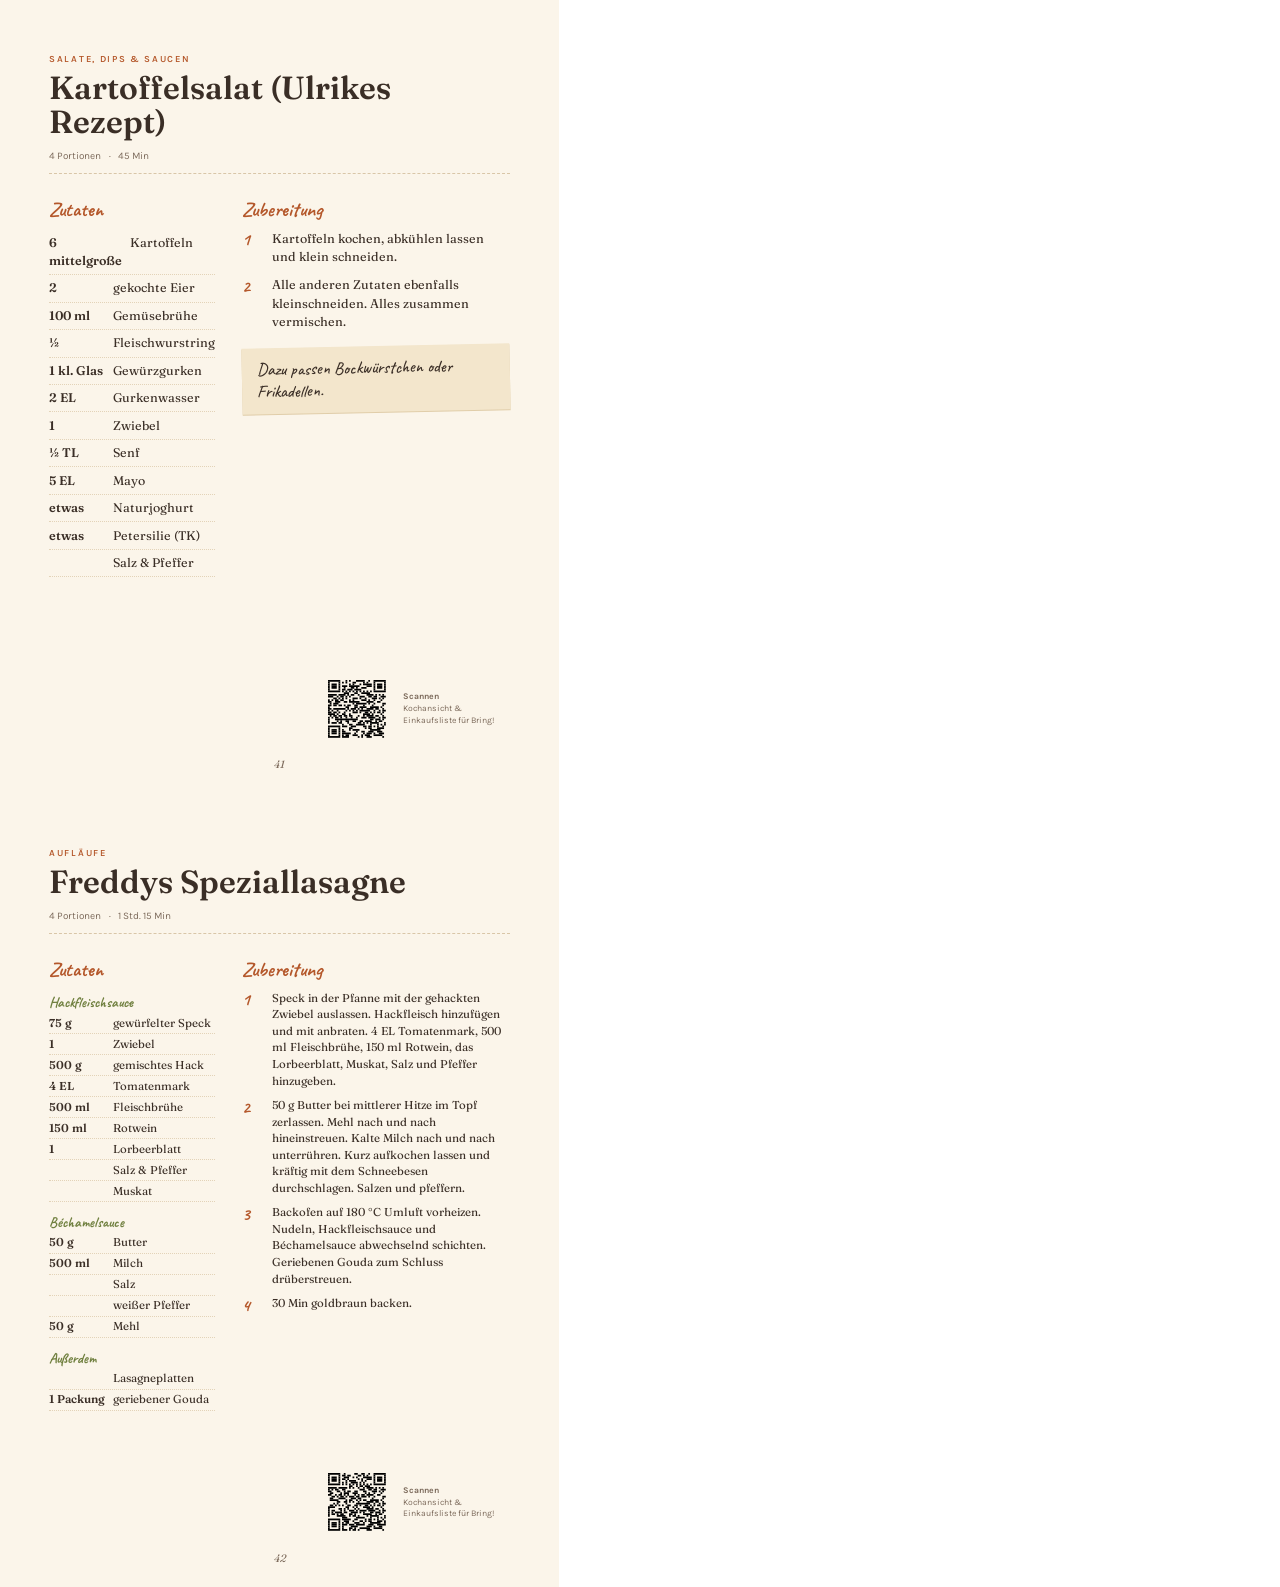
<file: design/landhaus.html>
<!doctype html><html lang="de"><head><meta charset="utf-8"><link rel="stylesheet" href="https://fonts.googleapis.com/css2?family=Fraunces:ital,opsz,wght@0,9..144,400;0,9..144,600;1,9..144,400&family=Caveat:wght@500;700&family=Karla:wght@400;600&display=swap"><style>@page{size:148mm 210mm;margin:0}*{box-sizing:border-box}html,body{margin:0}
.page{width:148mm;height:210mm;padding:14mm 13mm 12mm;position:relative;overflow:hidden;page-break-after:always}
h1,h2{margin:0}ul,ol{margin:0;padding:0;list-style:none}
.cols{display:grid;grid-template-columns:44mm 1fr;gap:7mm;margin-top:6mm}
.zut li{display:flex;gap:2mm;padding:1.1mm 0;hyphens:auto}.dicht .zut li{padding:.45mm 0}.dicht{font-size:8.6pt!important}.dicht .steps li{margin-bottom:2mm}.zut .m{flex:0 0 15mm}.zut .grp{display:block;margin-top:2.5mm}
.steps{counter-reset:s}.steps li{counter-increment:s;position:relative;padding-left:8mm;margin-bottom:2.8mm}
.qr{position:absolute;bottom:13mm;right:13mm;width:50mm;display:flex;gap:2.5mm;align-items:center}
.qr svg{width:19mm;height:19mm;flex:none}.qrt{font-size:6.5pt;line-height:1.35}
.nr{position:absolute;bottom:6mm;left:0;right:0;text-align:center;font-size:7pt}
.meta span+span:before{content:"·";margin:0 2mm}

.landhaus{background:#fbf5ea;color:#3a2e26;font:9.4pt/1.45 Fraunces,serif}
.landhaus .kap{font:600 7pt Karla,sans-serif;letter-spacing:.18em;text-transform:uppercase;color:#b4572a}
.landhaus h1{font:600 24pt/1.05 Fraunces,serif;margin-top:2mm}
.landhaus .sub{font:italic 11pt Fraunces,serif;color:#7d6b5c;margin-top:1mm}
.landhaus .meta{font:7.5pt Karla,sans-serif;color:#7d6b5c;margin-top:3mm;padding-bottom:3mm;border-bottom:1px dashed #d9c6a8}
.landhaus h2{font:700 15pt Caveat,cursive;color:#b4572a;margin-bottom:2mm}
.landhaus .zut li{border-bottom:1px dotted #e3d3b8}.landhaus .zut .m{font-weight:600}
.landhaus .zut .grp{font:700 11pt Caveat,cursive;color:#6f7f3e;border:0}
.landhaus .steps li:before{content:counter(s);position:absolute;left:0;top:-.3mm;font:700 13pt Caveat,cursive;color:#b4572a}
.landhaus .note{font:500 13pt/1.25 Caveat,cursive;color:#3a2e26;background:#f3e6cc;padding:3mm 4mm;transform:rotate(-1.2deg);margin-top:4mm;box-shadow:0 1px 0 #e0cda9}
.landhaus .qrt{font-family:Karla,sans-serif;color:#7d6b5c}.landhaus .nr{font:italic 8pt Fraunces,serif;color:#7d6b5c}
</style></head><body><section class="page landhaus">
  <div class="kap">Salate, Dips &amp; Saucen</div>
  <h1>Kartoffelsalat (Ulrikes Rezept)</h1>
  <div class="meta"><span>4 Portionen</span><span>45 Min</span></div>
  <div class="cols">
    <div class="left"><h2>Zutaten</h2><ul class="zut"><li><span class="m">6 mittelgroße</span><span class="n">Kartoffeln</span></li>
<li><span class="m">2</span><span class="n">gekochte Eier</span></li>
<li><span class="m">100 ml</span><span class="n">Gemüsebrühe</span></li>
<li><span class="m">½</span><span class="n">Fleischwurstring</span></li>
<li><span class="m">1 kl. Glas</span><span class="n">Gewürzgurken</span></li>
<li><span class="m">2 EL</span><span class="n">Gurkenwasser</span></li>
<li><span class="m">1</span><span class="n">Zwiebel</span></li>
<li><span class="m">½ TL</span><span class="n">Senf</span></li>
<li><span class="m">5 EL</span><span class="n">Mayo</span></li>
<li><span class="m">etwas</span><span class="n">Naturjoghurt</span></li>
<li><span class="m">etwas</span><span class="n">Petersilie (TK)</span></li>
<li><span class="m"></span><span class="n">Salz &amp; Pfeffer</span></li></ul>
      <div class="qr"><svg width="100" height="100" preserveAspectRatio="xMinYMin meet" viewBox="0 0 100 100" xmlns="http://www.w3.org/2000/svg" version="1.0" fill-rule="evenodd" xmlns:xlink="http://www.w3.org/1999/xlink">
	<title>...</title>
	<desc>...</desc>
	<clipPath id="clip">
		<rect x="0" y="0" width="100" height="100"/>
	</clipPath>
	<g id="group" transform="scale(1,-1) translate(0,-100)" style="clip-path: url(#clip)">
		<g transform=" matrix(1.102431,0,0,1.102431,0,0)">
			<g transform="">
				<rect x="0" y="0" width="90.70866141732284" height="90.70866141732284" style="stroke: none; stroke-linecap: butt; stroke-width: 0; fill: none; fill-rule: evenodd;"/>
				<rect x="8.849625504129058" y="79.64662953716152" width="15.486844632225854" height="2.2124063760322628" style="stroke: none; stroke-linecap: butt; stroke-width: 0; fill: rgb(0%,0%,0%); fill-rule: evenodd;"/>
				<rect x="30.973689264451703" y="79.64662953716152" width="2.2124063760322663" height="2.2124063760322628" style="stroke: none; stroke-linecap: butt; stroke-width: 0; fill: rgb(0%,0%,0%); fill-rule: evenodd;"/>
				<rect x="35.39850201651623" y="79.64662953716152" width="2.2124063760322628" height="2.2124063760322628" style="stroke: none; stroke-linecap: butt; stroke-width: 0; fill: rgb(0%,0%,0%); fill-rule: evenodd;"/>
				<rect x="44.24812752064529" y="79.64662953716152" width="11.06203188016132" height="2.2124063760322628" style="stroke: none; stroke-linecap: butt; stroke-width: 0; fill: rgb(0%,0%,0%); fill-rule: evenodd;"/>
				<rect x="59.734972152871144" y="79.64662953716152" width="2.2124063760322628" height="2.2124063760322628" style="stroke: none; stroke-linecap: butt; stroke-width: 0; fill: rgb(0%,0%,0%); fill-rule: evenodd;"/>
				<rect x="66.37219128096794" y="79.64662953716152" width="15.486844632225854" height="2.2124063760322628" style="stroke: none; stroke-linecap: butt; stroke-width: 0; fill: rgb(0%,0%,0%); fill-rule: evenodd;"/>
				<rect x="8.849625504129058" y="77.43422316112925" width="2.2124063760322645" height="2.2124063760322628" style="stroke: none; stroke-linecap: butt; stroke-width: 0; fill: rgb(0%,0%,0%); fill-rule: evenodd;"/>
				<rect x="22.124063760322645" y="77.43422316112925" width="2.2124063760322663" height="2.2124063760322628" style="stroke: none; stroke-linecap: butt; stroke-width: 0; fill: rgb(0%,0%,0%); fill-rule: evenodd;"/>
				<rect x="26.548876512387174" y="77.43422316112925" width="2.2124063760322628" height="2.2124063760322628" style="stroke: none; stroke-linecap: butt; stroke-width: 0; fill: rgb(0%,0%,0%); fill-rule: evenodd;"/>
				<rect x="30.973689264451703" y="77.43422316112925" width="2.2124063760322663" height="2.2124063760322628" style="stroke: none; stroke-linecap: butt; stroke-width: 0; fill: rgb(0%,0%,0%); fill-rule: evenodd;"/>
				<rect x="39.82331476858076" y="77.43422316112925" width="4.4248127520645255" height="2.2124063760322628" style="stroke: none; stroke-linecap: butt; stroke-width: 0; fill: rgb(0%,0%,0%); fill-rule: evenodd;"/>
				<rect x="53.09775302477435" y="77.43422316112925" width="2.2124063760322628" height="2.2124063760322628" style="stroke: none; stroke-linecap: butt; stroke-width: 0; fill: rgb(0%,0%,0%); fill-rule: evenodd;"/>
				<rect x="57.522565776838874" y="77.43422316112925" width="2.2124063760322628" height="2.2124063760322628" style="stroke: none; stroke-linecap: butt; stroke-width: 0; fill: rgb(0%,0%,0%); fill-rule: evenodd;"/>
				<rect x="66.37219128096794" y="77.43422316112925" width="2.2124063760322628" height="2.2124063760322628" style="stroke: none; stroke-linecap: butt; stroke-width: 0; fill: rgb(0%,0%,0%); fill-rule: evenodd;"/>
				<rect x="79.64662953716152" y="77.43422316112925" width="2.2124063760322628" height="2.2124063760322628" style="stroke: none; stroke-linecap: butt; stroke-width: 0; fill: rgb(0%,0%,0%); fill-rule: evenodd;"/>
				<rect x="8.849625504129058" y="75.22181678509699" width="2.2124063760322645" height="2.2124063760322628" style="stroke: none; stroke-linecap: butt; stroke-width: 0; fill: rgb(0%,0%,0%); fill-rule: evenodd;"/>
				<rect x="13.274438256193587" y="75.22181678509699" width="6.637219128096792" height="2.2124063760322628" style="stroke: none; stroke-linecap: butt; stroke-width: 0; fill: rgb(0%,0%,0%); fill-rule: evenodd;"/>
				<rect x="22.124063760322645" y="75.22181678509699" width="2.2124063760322663" height="2.2124063760322628" style="stroke: none; stroke-linecap: butt; stroke-width: 0; fill: rgb(0%,0%,0%); fill-rule: evenodd;"/>
				<rect x="35.39850201651623" y="75.22181678509699" width="2.2124063760322628" height="2.2124063760322628" style="stroke: none; stroke-linecap: butt; stroke-width: 0; fill: rgb(0%,0%,0%); fill-rule: evenodd;"/>
				<rect x="39.82331476858076" y="75.22181678509699" width="2.2124063760322628" height="2.2124063760322628" style="stroke: none; stroke-linecap: butt; stroke-width: 0; fill: rgb(0%,0%,0%); fill-rule: evenodd;"/>
				<rect x="48.67294027270982" y="75.22181678509699" width="2.2124063760322628" height="2.2124063760322628" style="stroke: none; stroke-linecap: butt; stroke-width: 0; fill: rgb(0%,0%,0%); fill-rule: evenodd;"/>
				<rect x="53.09775302477435" y="75.22181678509699" width="11.062031880161328" height="2.2124063760322628" style="stroke: none; stroke-linecap: butt; stroke-width: 0; fill: rgb(0%,0%,0%); fill-rule: evenodd;"/>
				<rect x="66.37219128096794" y="75.22181678509699" width="2.2124063760322628" height="2.2124063760322628" style="stroke: none; stroke-linecap: butt; stroke-width: 0; fill: rgb(0%,0%,0%); fill-rule: evenodd;"/>
				<rect x="70.79700403303247" y="75.22181678509699" width="6.637219128096788" height="2.2124063760322628" style="stroke: none; stroke-linecap: butt; stroke-width: 0; fill: rgb(0%,0%,0%); fill-rule: evenodd;"/>
				<rect x="79.64662953716152" y="75.22181678509699" width="2.2124063760322628" height="2.2124063760322628" style="stroke: none; stroke-linecap: butt; stroke-width: 0; fill: rgb(0%,0%,0%); fill-rule: evenodd;"/>
				<rect x="8.849625504129058" y="73.00941040906473" width="2.2124063760322645" height="2.2124063760322628" style="stroke: none; stroke-linecap: butt; stroke-width: 0; fill: rgb(0%,0%,0%); fill-rule: evenodd;"/>
				<rect x="13.274438256193587" y="73.00941040906473" width="6.637219128096792" height="2.2124063760322628" style="stroke: none; stroke-linecap: butt; stroke-width: 0; fill: rgb(0%,0%,0%); fill-rule: evenodd;"/>
				<rect x="22.124063760322645" y="73.00941040906473" width="2.2124063760322663" height="2.2124063760322628" style="stroke: none; stroke-linecap: butt; stroke-width: 0; fill: rgb(0%,0%,0%); fill-rule: evenodd;"/>
				<rect x="26.548876512387174" y="73.00941040906473" width="6.637219128096795" height="2.2124063760322628" style="stroke: none; stroke-linecap: butt; stroke-width: 0; fill: rgb(0%,0%,0%); fill-rule: evenodd;"/>
				<rect x="35.39850201651623" y="73.00941040906473" width="13.27443825619359" height="2.2124063760322628" style="stroke: none; stroke-linecap: butt; stroke-width: 0; fill: rgb(0%,0%,0%); fill-rule: evenodd;"/>
				<rect x="57.522565776838874" y="73.00941040906473" width="6.637219128096788" height="2.2124063760322628" style="stroke: none; stroke-linecap: butt; stroke-width: 0; fill: rgb(0%,0%,0%); fill-rule: evenodd;"/>
				<rect x="66.37219128096794" y="73.00941040906473" width="2.2124063760322628" height="2.2124063760322628" style="stroke: none; stroke-linecap: butt; stroke-width: 0; fill: rgb(0%,0%,0%); fill-rule: evenodd;"/>
				<rect x="70.79700403303247" y="73.00941040906473" width="6.637219128096788" height="2.2124063760322628" style="stroke: none; stroke-linecap: butt; stroke-width: 0; fill: rgb(0%,0%,0%); fill-rule: evenodd;"/>
				<rect x="79.64662953716152" y="73.00941040906473" width="2.2124063760322628" height="2.2124063760322628" style="stroke: none; stroke-linecap: butt; stroke-width: 0; fill: rgb(0%,0%,0%); fill-rule: evenodd;"/>
				<rect x="8.849625504129058" y="70.79700403303247" width="2.2124063760322645" height="2.2124063760322628" style="stroke: none; stroke-linecap: butt; stroke-width: 0; fill: rgb(0%,0%,0%); fill-rule: evenodd;"/>
				<rect x="13.274438256193587" y="70.79700403303247" width="6.637219128096792" height="2.2124063760322628" style="stroke: none; stroke-linecap: butt; stroke-width: 0; fill: rgb(0%,0%,0%); fill-rule: evenodd;"/>
				<rect x="22.124063760322645" y="70.79700403303247" width="2.2124063760322663" height="2.2124063760322628" style="stroke: none; stroke-linecap: butt; stroke-width: 0; fill: rgb(0%,0%,0%); fill-rule: evenodd;"/>
				<rect x="28.761282888419437" y="70.79700403303247" width="2.2124063760322628" height="2.2124063760322628" style="stroke: none; stroke-linecap: butt; stroke-width: 0; fill: rgb(0%,0%,0%); fill-rule: evenodd;"/>
				<rect x="37.610908392548495" y="70.79700403303247" width="4.4248127520645255" height="2.2124063760322628" style="stroke: none; stroke-linecap: butt; stroke-width: 0; fill: rgb(0%,0%,0%); fill-rule: evenodd;"/>
				<rect x="44.24812752064529" y="70.79700403303247" width="2.2124063760322628" height="2.2124063760322628" style="stroke: none; stroke-linecap: butt; stroke-width: 0; fill: rgb(0%,0%,0%); fill-rule: evenodd;"/>
				<rect x="50.885346648742086" y="70.79700403303247" width="6.637219128096795" height="2.2124063760322628" style="stroke: none; stroke-linecap: butt; stroke-width: 0; fill: rgb(0%,0%,0%); fill-rule: evenodd;"/>
				<rect x="66.37219128096794" y="70.79700403303247" width="2.2124063760322628" height="2.2124063760322628" style="stroke: none; stroke-linecap: butt; stroke-width: 0; fill: rgb(0%,0%,0%); fill-rule: evenodd;"/>
				<rect x="70.79700403303247" y="70.79700403303247" width="6.637219128096788" height="2.2124063760322628" style="stroke: none; stroke-linecap: butt; stroke-width: 0; fill: rgb(0%,0%,0%); fill-rule: evenodd;"/>
				<rect x="79.64662953716152" y="70.79700403303247" width="2.2124063760322628" height="2.2124063760322628" style="stroke: none; stroke-linecap: butt; stroke-width: 0; fill: rgb(0%,0%,0%); fill-rule: evenodd;"/>
				<rect x="8.849625504129058" y="68.5845976570002" width="2.2124063760322645" height="2.2124063760322628" style="stroke: none; stroke-linecap: butt; stroke-width: 0; fill: rgb(0%,0%,0%); fill-rule: evenodd;"/>
				<rect x="22.124063760322645" y="68.5845976570002" width="2.2124063760322663" height="2.2124063760322628" style="stroke: none; stroke-linecap: butt; stroke-width: 0; fill: rgb(0%,0%,0%); fill-rule: evenodd;"/>
				<rect x="26.548876512387174" y="68.5845976570002" width="4.424812752064529" height="2.2124063760322628" style="stroke: none; stroke-linecap: butt; stroke-width: 0; fill: rgb(0%,0%,0%); fill-rule: evenodd;"/>
				<rect x="33.18609564048397" y="68.5845976570002" width="6.637219128096795" height="2.2124063760322628" style="stroke: none; stroke-linecap: butt; stroke-width: 0; fill: rgb(0%,0%,0%); fill-rule: evenodd;"/>
				<rect x="42.03572114461303" y="68.5845976570002" width="8.849625504129058" height="2.2124063760322628" style="stroke: none; stroke-linecap: butt; stroke-width: 0; fill: rgb(0%,0%,0%); fill-rule: evenodd;"/>
				<rect x="66.37219128096794" y="68.5845976570002" width="2.2124063760322628" height="2.2124063760322628" style="stroke: none; stroke-linecap: butt; stroke-width: 0; fill: rgb(0%,0%,0%); fill-rule: evenodd;"/>
				<rect x="79.64662953716152" y="68.5845976570002" width="2.2124063760322628" height="2.2124063760322628" style="stroke: none; stroke-linecap: butt; stroke-width: 0; fill: rgb(0%,0%,0%); fill-rule: evenodd;"/>
				<rect x="8.849625504129058" y="66.37219128096794" width="15.486844632225854" height="2.2124063760322628" style="stroke: none; stroke-linecap: butt; stroke-width: 0; fill: rgb(0%,0%,0%); fill-rule: evenodd;"/>
				<rect x="26.548876512387174" y="66.37219128096794" width="2.2124063760322628" height="2.2124063760322628" style="stroke: none; stroke-linecap: butt; stroke-width: 0; fill: rgb(0%,0%,0%); fill-rule: evenodd;"/>
				<rect x="30.973689264451703" y="66.37219128096794" width="2.2124063760322663" height="2.2124063760322628" style="stroke: none; stroke-linecap: butt; stroke-width: 0; fill: rgb(0%,0%,0%); fill-rule: evenodd;"/>
				<rect x="35.39850201651623" y="66.37219128096794" width="2.2124063760322628" height="2.2124063760322628" style="stroke: none; stroke-linecap: butt; stroke-width: 0; fill: rgb(0%,0%,0%); fill-rule: evenodd;"/>
				<rect x="39.82331476858076" y="66.37219128096794" width="2.2124063760322628" height="2.2124063760322628" style="stroke: none; stroke-linecap: butt; stroke-width: 0; fill: rgb(0%,0%,0%); fill-rule: evenodd;"/>
				<rect x="44.24812752064529" y="66.37219128096794" width="2.2124063760322628" height="2.2124063760322628" style="stroke: none; stroke-linecap: butt; stroke-width: 0; fill: rgb(0%,0%,0%); fill-rule: evenodd;"/>
				<rect x="48.67294027270982" y="66.37219128096794" width="2.2124063760322628" height="2.2124063760322628" style="stroke: none; stroke-linecap: butt; stroke-width: 0; fill: rgb(0%,0%,0%); fill-rule: evenodd;"/>
				<rect x="53.09775302477435" y="66.37219128096794" width="2.2124063760322628" height="2.2124063760322628" style="stroke: none; stroke-linecap: butt; stroke-width: 0; fill: rgb(0%,0%,0%); fill-rule: evenodd;"/>
				<rect x="57.522565776838874" y="66.37219128096794" width="2.2124063760322628" height="2.2124063760322628" style="stroke: none; stroke-linecap: butt; stroke-width: 0; fill: rgb(0%,0%,0%); fill-rule: evenodd;"/>
				<rect x="61.94737852890341" y="66.37219128096794" width="2.21240637603227" height="2.2124063760322628" style="stroke: none; stroke-linecap: butt; stroke-width: 0; fill: rgb(0%,0%,0%); fill-rule: evenodd;"/>
				<rect x="66.37219128096794" y="66.37219128096794" width="15.486844632225854" height="2.2124063760322628" style="stroke: none; stroke-linecap: butt; stroke-width: 0; fill: rgb(0%,0%,0%); fill-rule: evenodd;"/>
				<rect x="28.761282888419437" y="64.15978490493566" width="6.637219128096795" height="2.2124063760322628" style="stroke: none; stroke-linecap: butt; stroke-width: 0; fill: rgb(0%,0%,0%); fill-rule: evenodd;"/>
				<rect x="42.03572114461303" y="64.15978490493566" width="4.424812752064533" height="2.2124063760322628" style="stroke: none; stroke-linecap: butt; stroke-width: 0; fill: rgb(0%,0%,0%); fill-rule: evenodd;"/>
				<rect x="50.885346648742086" y="64.15978490493566" width="11.06203188016132" height="2.2124063760322628" style="stroke: none; stroke-linecap: butt; stroke-width: 0; fill: rgb(0%,0%,0%); fill-rule: evenodd;"/>
				<rect x="8.849625504129058" y="61.94737852890341" width="11.06203188016132" height="2.21240637603227" style="stroke: none; stroke-linecap: butt; stroke-width: 0; fill: rgb(0%,0%,0%); fill-rule: evenodd;"/>
				<rect x="22.124063760322645" y="61.94737852890341" width="8.849625504129058" height="2.21240637603227" style="stroke: none; stroke-linecap: butt; stroke-width: 0; fill: rgb(0%,0%,0%); fill-rule: evenodd;"/>
				<rect x="33.18609564048397" y="61.94737852890341" width="2.2124063760322628" height="2.21240637603227" style="stroke: none; stroke-linecap: butt; stroke-width: 0; fill: rgb(0%,0%,0%); fill-rule: evenodd;"/>
				<rect x="37.610908392548495" y="61.94737852890341" width="4.4248127520645255" height="2.21240637603227" style="stroke: none; stroke-linecap: butt; stroke-width: 0; fill: rgb(0%,0%,0%); fill-rule: evenodd;"/>
				<rect x="46.46053389667755" y="61.94737852890341" width="2.2124063760322628" height="2.21240637603227" style="stroke: none; stroke-linecap: butt; stroke-width: 0; fill: rgb(0%,0%,0%); fill-rule: evenodd;"/>
				<rect x="57.522565776838874" y="61.94737852890341" width="8.849625504129065" height="2.21240637603227" style="stroke: none; stroke-linecap: butt; stroke-width: 0; fill: rgb(0%,0%,0%); fill-rule: evenodd;"/>
				<rect x="68.5845976570002" y="61.94737852890341" width="2.2124063760322628" height="2.21240637603227" style="stroke: none; stroke-linecap: butt; stroke-width: 0; fill: rgb(0%,0%,0%); fill-rule: evenodd;"/>
				<rect x="73.00941040906473" y="61.94737852890341" width="2.2124063760322628" height="2.21240637603227" style="stroke: none; stroke-linecap: butt; stroke-width: 0; fill: rgb(0%,0%,0%); fill-rule: evenodd;"/>
				<rect x="77.43422316112925" y="61.94737852890341" width="2.2124063760322628" height="2.21240637603227" style="stroke: none; stroke-linecap: butt; stroke-width: 0; fill: rgb(0%,0%,0%); fill-rule: evenodd;"/>
				<rect x="8.849625504129058" y="59.73497215287114" width="6.637219128096794" height="2.2124063760322628" style="stroke: none; stroke-linecap: butt; stroke-width: 0; fill: rgb(0%,0%,0%); fill-rule: evenodd;"/>
				<rect x="19.91165738429038" y="59.73497215287114" width="2.2124063760322628" height="2.2124063760322628" style="stroke: none; stroke-linecap: butt; stroke-width: 0; fill: rgb(0%,0%,0%); fill-rule: evenodd;"/>
				<rect x="24.33647013635491" y="59.73497215287114" width="4.424812752064529" height="2.2124063760322628" style="stroke: none; stroke-linecap: butt; stroke-width: 0; fill: rgb(0%,0%,0%); fill-rule: evenodd;"/>
				<rect x="30.973689264451703" y="59.73497215287114" width="2.2124063760322663" height="2.2124063760322628" style="stroke: none; stroke-linecap: butt; stroke-width: 0; fill: rgb(0%,0%,0%); fill-rule: evenodd;"/>
				<rect x="35.39850201651623" y="59.73497215287114" width="2.2124063760322628" height="2.2124063760322628" style="stroke: none; stroke-linecap: butt; stroke-width: 0; fill: rgb(0%,0%,0%); fill-rule: evenodd;"/>
				<rect x="48.67294027270982" y="59.73497215287114" width="6.637219128096795" height="2.2124063760322628" style="stroke: none; stroke-linecap: butt; stroke-width: 0; fill: rgb(0%,0%,0%); fill-rule: evenodd;"/>
				<rect x="59.734972152871144" y="59.73497215287114" width="4.424812752064533" height="2.2124063760322628" style="stroke: none; stroke-linecap: butt; stroke-width: 0; fill: rgb(0%,0%,0%); fill-rule: evenodd;"/>
				<rect x="66.37219128096794" y="59.73497215287114" width="4.4248127520645255" height="2.2124063760322628" style="stroke: none; stroke-linecap: butt; stroke-width: 0; fill: rgb(0%,0%,0%); fill-rule: evenodd;"/>
				<rect x="75.22181678509699" y="59.73497215287114" width="6.637219128096788" height="2.2124063760322628" style="stroke: none; stroke-linecap: butt; stroke-width: 0; fill: rgb(0%,0%,0%); fill-rule: evenodd;"/>
				<rect x="15.486844632225852" y="57.522565776838874" width="4.424812752064527" height="2.2124063760322628" style="stroke: none; stroke-linecap: butt; stroke-width: 0; fill: rgb(0%,0%,0%); fill-rule: evenodd;"/>
				<rect x="22.124063760322645" y="57.522565776838874" width="2.2124063760322663" height="2.2124063760322628" style="stroke: none; stroke-linecap: butt; stroke-width: 0; fill: rgb(0%,0%,0%); fill-rule: evenodd;"/>
				<rect x="26.548876512387174" y="57.522565776838874" width="2.2124063760322628" height="2.2124063760322628" style="stroke: none; stroke-linecap: butt; stroke-width: 0; fill: rgb(0%,0%,0%); fill-rule: evenodd;"/>
				<rect x="30.973689264451703" y="57.522565776838874" width="2.2124063760322663" height="2.2124063760322628" style="stroke: none; stroke-linecap: butt; stroke-width: 0; fill: rgb(0%,0%,0%); fill-rule: evenodd;"/>
				<rect x="39.82331476858076" y="57.522565776838874" width="6.637219128096795" height="2.2124063760322628" style="stroke: none; stroke-linecap: butt; stroke-width: 0; fill: rgb(0%,0%,0%); fill-rule: evenodd;"/>
				<rect x="48.67294027270982" y="57.522565776838874" width="2.2124063760322628" height="2.2124063760322628" style="stroke: none; stroke-linecap: butt; stroke-width: 0; fill: rgb(0%,0%,0%); fill-rule: evenodd;"/>
				<rect x="55.31015940080661" y="57.522565776838874" width="2.2124063760322628" height="2.2124063760322628" style="stroke: none; stroke-linecap: butt; stroke-width: 0; fill: rgb(0%,0%,0%); fill-rule: evenodd;"/>
				<rect x="64.15978490493568" y="57.522565776838874" width="6.637219128096788" height="2.2124063760322628" style="stroke: none; stroke-linecap: butt; stroke-width: 0; fill: rgb(0%,0%,0%); fill-rule: evenodd;"/>
				<rect x="73.00941040906473" y="57.522565776838874" width="2.2124063760322628" height="2.2124063760322628" style="stroke: none; stroke-linecap: butt; stroke-width: 0; fill: rgb(0%,0%,0%); fill-rule: evenodd;"/>
				<rect x="77.43422316112925" y="57.522565776838874" width="2.2124063760322628" height="2.2124063760322628" style="stroke: none; stroke-linecap: butt; stroke-width: 0; fill: rgb(0%,0%,0%); fill-rule: evenodd;"/>
				<rect x="8.849625504129058" y="55.31015940080661" width="2.2124063760322645" height="2.2124063760322628" style="stroke: none; stroke-linecap: butt; stroke-width: 0; fill: rgb(0%,0%,0%); fill-rule: evenodd;"/>
				<rect x="13.274438256193587" y="55.31015940080661" width="2.2124063760322645" height="2.2124063760322628" style="stroke: none; stroke-linecap: butt; stroke-width: 0; fill: rgb(0%,0%,0%); fill-rule: evenodd;"/>
				<rect x="17.699251008258116" y="55.31015940080661" width="4.424812752064529" height="2.2124063760322628" style="stroke: none; stroke-linecap: butt; stroke-width: 0; fill: rgb(0%,0%,0%); fill-rule: evenodd;"/>
				<rect x="24.33647013635491" y="55.31015940080661" width="4.424812752064529" height="2.2124063760322628" style="stroke: none; stroke-linecap: butt; stroke-width: 0; fill: rgb(0%,0%,0%); fill-rule: evenodd;"/>
				<rect x="35.39850201651623" y="55.31015940080661" width="2.2124063760322628" height="2.2124063760322628" style="stroke: none; stroke-linecap: butt; stroke-width: 0; fill: rgb(0%,0%,0%); fill-rule: evenodd;"/>
				<rect x="39.82331476858076" y="55.31015940080661" width="2.2124063760322628" height="2.2124063760322628" style="stroke: none; stroke-linecap: butt; stroke-width: 0; fill: rgb(0%,0%,0%); fill-rule: evenodd;"/>
				<rect x="50.885346648742086" y="55.31015940080661" width="6.637219128096795" height="2.2124063760322628" style="stroke: none; stroke-linecap: butt; stroke-width: 0; fill: rgb(0%,0%,0%); fill-rule: evenodd;"/>
				<rect x="59.734972152871144" y="55.31015940080661" width="2.2124063760322628" height="2.2124063760322628" style="stroke: none; stroke-linecap: butt; stroke-width: 0; fill: rgb(0%,0%,0%); fill-rule: evenodd;"/>
				<rect x="66.37219128096794" y="55.31015940080661" width="2.2124063760322628" height="2.2124063760322628" style="stroke: none; stroke-linecap: butt; stroke-width: 0; fill: rgb(0%,0%,0%); fill-rule: evenodd;"/>
				<rect x="75.22181678509699" y="55.31015940080661" width="2.2124063760322628" height="2.2124063760322628" style="stroke: none; stroke-linecap: butt; stroke-width: 0; fill: rgb(0%,0%,0%); fill-rule: evenodd;"/>
				<rect x="8.849625504129058" y="53.09775302477435" width="4.424812752064529" height="2.2124063760322628" style="stroke: none; stroke-linecap: butt; stroke-width: 0; fill: rgb(0%,0%,0%); fill-rule: evenodd;"/>
				<rect x="17.699251008258116" y="53.09775302477435" width="6.637219128096795" height="2.2124063760322628" style="stroke: none; stroke-linecap: butt; stroke-width: 0; fill: rgb(0%,0%,0%); fill-rule: evenodd;"/>
				<rect x="28.761282888419437" y="53.09775302477435" width="4.424812752064533" height="2.2124063760322628" style="stroke: none; stroke-linecap: butt; stroke-width: 0; fill: rgb(0%,0%,0%); fill-rule: evenodd;"/>
				<rect x="35.39850201651623" y="53.09775302477435" width="13.27443825619359" height="2.2124063760322628" style="stroke: none; stroke-linecap: butt; stroke-width: 0; fill: rgb(0%,0%,0%); fill-rule: evenodd;"/>
				<rect x="57.522565776838874" y="53.09775302477435" width="8.849625504129065" height="2.2124063760322628" style="stroke: none; stroke-linecap: butt; stroke-width: 0; fill: rgb(0%,0%,0%); fill-rule: evenodd;"/>
				<rect x="70.79700403303247" y="53.09775302477435" width="4.4248127520645255" height="2.2124063760322628" style="stroke: none; stroke-linecap: butt; stroke-width: 0; fill: rgb(0%,0%,0%); fill-rule: evenodd;"/>
				<rect x="11.062031880161323" y="50.885346648742086" width="2.2124063760322645" height="2.2124063760322628" style="stroke: none; stroke-linecap: butt; stroke-width: 0; fill: rgb(0%,0%,0%); fill-rule: evenodd;"/>
				<rect x="15.486844632225852" y="50.885346648742086" width="6.637219128096794" height="2.2124063760322628" style="stroke: none; stroke-linecap: butt; stroke-width: 0; fill: rgb(0%,0%,0%); fill-rule: evenodd;"/>
				<rect x="39.82331476858076" y="50.885346648742086" width="2.2124063760322628" height="2.2124063760322628" style="stroke: none; stroke-linecap: butt; stroke-width: 0; fill: rgb(0%,0%,0%); fill-rule: evenodd;"/>
				<rect x="44.24812752064529" y="50.885346648742086" width="13.274438256193584" height="2.2124063760322628" style="stroke: none; stroke-linecap: butt; stroke-width: 0; fill: rgb(0%,0%,0%); fill-rule: evenodd;"/>
				<rect x="59.734972152871144" y="50.885346648742086" width="2.2124063760322628" height="2.2124063760322628" style="stroke: none; stroke-linecap: butt; stroke-width: 0; fill: rgb(0%,0%,0%); fill-rule: evenodd;"/>
				<rect x="66.37219128096794" y="50.885346648742086" width="2.2124063760322628" height="2.2124063760322628" style="stroke: none; stroke-linecap: butt; stroke-width: 0; fill: rgb(0%,0%,0%); fill-rule: evenodd;"/>
				<rect x="77.43422316112925" y="50.885346648742086" width="4.4248127520645255" height="2.2124063760322628" style="stroke: none; stroke-linecap: butt; stroke-width: 0; fill: rgb(0%,0%,0%); fill-rule: evenodd;"/>
				<rect x="8.849625504129058" y="48.672940272709816" width="4.424812752064529" height="2.2124063760322628" style="stroke: none; stroke-linecap: butt; stroke-width: 0; fill: rgb(0%,0%,0%); fill-rule: evenodd;"/>
				<rect x="15.486844632225852" y="48.672940272709816" width="4.424812752064527" height="2.2124063760322628" style="stroke: none; stroke-linecap: butt; stroke-width: 0; fill: rgb(0%,0%,0%); fill-rule: evenodd;"/>
				<rect x="22.124063760322645" y="48.672940272709816" width="4.424812752064529" height="2.2124063760322628" style="stroke: none; stroke-linecap: butt; stroke-width: 0; fill: rgb(0%,0%,0%); fill-rule: evenodd;"/>
				<rect x="28.761282888419437" y="48.672940272709816" width="2.2124063760322628" height="2.2124063760322628" style="stroke: none; stroke-linecap: butt; stroke-width: 0; fill: rgb(0%,0%,0%); fill-rule: evenodd;"/>
				<rect x="33.18609564048397" y="48.672940272709816" width="4.4248127520645255" height="2.2124063760322628" style="stroke: none; stroke-linecap: butt; stroke-width: 0; fill: rgb(0%,0%,0%); fill-rule: evenodd;"/>
				<rect x="42.03572114461303" y="48.672940272709816" width="4.424812752064533" height="2.2124063760322628" style="stroke: none; stroke-linecap: butt; stroke-width: 0; fill: rgb(0%,0%,0%); fill-rule: evenodd;"/>
				<rect x="53.09775302477435" y="48.672940272709816" width="2.2124063760322628" height="2.2124063760322628" style="stroke: none; stroke-linecap: butt; stroke-width: 0; fill: rgb(0%,0%,0%); fill-rule: evenodd;"/>
				<rect x="64.15978490493568" y="48.672940272709816" width="2.2124063760322628" height="2.2124063760322628" style="stroke: none; stroke-linecap: butt; stroke-width: 0; fill: rgb(0%,0%,0%); fill-rule: evenodd;"/>
				<rect x="77.43422316112925" y="48.672940272709816" width="2.2124063760322628" height="2.2124063760322628" style="stroke: none; stroke-linecap: butt; stroke-width: 0; fill: rgb(0%,0%,0%); fill-rule: evenodd;"/>
				<rect x="8.849625504129058" y="46.46053389667755" width="2.2124063760322645" height="2.2124063760322628" style="stroke: none; stroke-linecap: butt; stroke-width: 0; fill: rgb(0%,0%,0%); fill-rule: evenodd;"/>
				<rect x="30.973689264451703" y="46.46053389667755" width="4.424812752064529" height="2.2124063760322628" style="stroke: none; stroke-linecap: butt; stroke-width: 0; fill: rgb(0%,0%,0%); fill-rule: evenodd;"/>
				<rect x="42.03572114461303" y="46.46053389667755" width="4.424812752064533" height="2.2124063760322628" style="stroke: none; stroke-linecap: butt; stroke-width: 0; fill: rgb(0%,0%,0%); fill-rule: evenodd;"/>
				<rect x="48.67294027270982" y="46.46053389667755" width="8.849625504129058" height="2.2124063760322628" style="stroke: none; stroke-linecap: butt; stroke-width: 0; fill: rgb(0%,0%,0%); fill-rule: evenodd;"/>
				<rect x="61.94737852890341" y="46.46053389667755" width="11.06203188016132" height="2.2124063760322628" style="stroke: none; stroke-linecap: butt; stroke-width: 0; fill: rgb(0%,0%,0%); fill-rule: evenodd;"/>
				<rect x="75.22181678509699" y="46.46053389667755" width="2.2124063760322628" height="2.2124063760322628" style="stroke: none; stroke-linecap: butt; stroke-width: 0; fill: rgb(0%,0%,0%); fill-rule: evenodd;"/>
				<rect x="8.849625504129058" y="44.24812752064529" width="4.424812752064529" height="2.2124063760322628" style="stroke: none; stroke-linecap: butt; stroke-width: 0; fill: rgb(0%,0%,0%); fill-rule: evenodd;"/>
				<rect x="15.486844632225852" y="44.24812752064529" width="15.486844632225852" height="2.2124063760322628" style="stroke: none; stroke-linecap: butt; stroke-width: 0; fill: rgb(0%,0%,0%); fill-rule: evenodd;"/>
				<rect x="33.18609564048397" y="44.24812752064529" width="2.2124063760322628" height="2.2124063760322628" style="stroke: none; stroke-linecap: butt; stroke-width: 0; fill: rgb(0%,0%,0%); fill-rule: evenodd;"/>
				<rect x="37.610908392548495" y="44.24812752064529" width="6.637219128096795" height="2.2124063760322628" style="stroke: none; stroke-linecap: butt; stroke-width: 0; fill: rgb(0%,0%,0%); fill-rule: evenodd;"/>
				<rect x="46.46053389667755" y="44.24812752064529" width="2.2124063760322628" height="2.2124063760322628" style="stroke: none; stroke-linecap: butt; stroke-width: 0; fill: rgb(0%,0%,0%); fill-rule: evenodd;"/>
				<rect x="50.885346648742086" y="44.24812752064529" width="2.2124063760322628" height="2.2124063760322628" style="stroke: none; stroke-linecap: butt; stroke-width: 0; fill: rgb(0%,0%,0%); fill-rule: evenodd;"/>
				<rect x="57.522565776838874" y="44.24812752064529" width="8.849625504129065" height="2.2124063760322628" style="stroke: none; stroke-linecap: butt; stroke-width: 0; fill: rgb(0%,0%,0%); fill-rule: evenodd;"/>
				<rect x="68.5845976570002" y="44.24812752064529" width="4.4248127520645255" height="2.2124063760322628" style="stroke: none; stroke-linecap: butt; stroke-width: 0; fill: rgb(0%,0%,0%); fill-rule: evenodd;"/>
				<rect x="77.43422316112925" y="44.24812752064529" width="2.2124063760322628" height="2.2124063760322628" style="stroke: none; stroke-linecap: butt; stroke-width: 0; fill: rgb(0%,0%,0%); fill-rule: evenodd;"/>
				<rect x="8.849625504129058" y="42.03572114461302" width="2.2124063760322645" height="2.2124063760322628" style="stroke: none; stroke-linecap: butt; stroke-width: 0; fill: rgb(0%,0%,0%); fill-rule: evenodd;"/>
				<rect x="13.274438256193587" y="42.03572114461302" width="2.2124063760322645" height="2.2124063760322628" style="stroke: none; stroke-linecap: butt; stroke-width: 0; fill: rgb(0%,0%,0%); fill-rule: evenodd;"/>
				<rect x="19.91165738429038" y="42.03572114461302" width="2.2124063760322628" height="2.2124063760322628" style="stroke: none; stroke-linecap: butt; stroke-width: 0; fill: rgb(0%,0%,0%); fill-rule: evenodd;"/>
				<rect x="30.973689264451703" y="42.03572114461302" width="2.2124063760322663" height="2.2124063760322628" style="stroke: none; stroke-linecap: butt; stroke-width: 0; fill: rgb(0%,0%,0%); fill-rule: evenodd;"/>
				<rect x="35.39850201651623" y="42.03572114461302" width="2.2124063760322628" height="2.2124063760322628" style="stroke: none; stroke-linecap: butt; stroke-width: 0; fill: rgb(0%,0%,0%); fill-rule: evenodd;"/>
				<rect x="39.82331476858076" y="42.03572114461302" width="2.2124063760322628" height="2.2124063760322628" style="stroke: none; stroke-linecap: butt; stroke-width: 0; fill: rgb(0%,0%,0%); fill-rule: evenodd;"/>
				<rect x="44.24812752064529" y="42.03572114461302" width="2.2124063760322628" height="2.2124063760322628" style="stroke: none; stroke-linecap: butt; stroke-width: 0; fill: rgb(0%,0%,0%); fill-rule: evenodd;"/>
				<rect x="48.67294027270982" y="42.03572114461302" width="13.27443825619359" height="2.2124063760322628" style="stroke: none; stroke-linecap: butt; stroke-width: 0; fill: rgb(0%,0%,0%); fill-rule: evenodd;"/>
				<rect x="66.37219128096794" y="42.03572114461302" width="2.2124063760322628" height="2.2124063760322628" style="stroke: none; stroke-linecap: butt; stroke-width: 0; fill: rgb(0%,0%,0%); fill-rule: evenodd;"/>
				<rect x="73.00941040906473" y="42.03572114461302" width="2.2124063760322628" height="2.2124063760322628" style="stroke: none; stroke-linecap: butt; stroke-width: 0; fill: rgb(0%,0%,0%); fill-rule: evenodd;"/>
				<rect x="77.43422316112925" y="42.03572114461302" width="4.4248127520645255" height="2.2124063760322628" style="stroke: none; stroke-linecap: butt; stroke-width: 0; fill: rgb(0%,0%,0%); fill-rule: evenodd;"/>
				<rect x="8.849625504129058" y="39.82331476858076" width="4.424812752064529" height="2.2124063760322628" style="stroke: none; stroke-linecap: butt; stroke-width: 0; fill: rgb(0%,0%,0%); fill-rule: evenodd;"/>
				<rect x="15.486844632225852" y="39.82331476858076" width="4.424812752064527" height="2.2124063760322628" style="stroke: none; stroke-linecap: butt; stroke-width: 0; fill: rgb(0%,0%,0%); fill-rule: evenodd;"/>
				<rect x="22.124063760322645" y="39.82331476858076" width="2.2124063760322663" height="2.2124063760322628" style="stroke: none; stroke-linecap: butt; stroke-width: 0; fill: rgb(0%,0%,0%); fill-rule: evenodd;"/>
				<rect x="28.761282888419437" y="39.82331476858076" width="2.2124063760322628" height="2.2124063760322628" style="stroke: none; stroke-linecap: butt; stroke-width: 0; fill: rgb(0%,0%,0%); fill-rule: evenodd;"/>
				<rect x="39.82331476858076" y="39.82331476858076" width="6.637219128096795" height="2.2124063760322628" style="stroke: none; stroke-linecap: butt; stroke-width: 0; fill: rgb(0%,0%,0%); fill-rule: evenodd;"/>
				<rect x="48.67294027270982" y="39.82331476858076" width="2.2124063760322628" height="2.2124063760322628" style="stroke: none; stroke-linecap: butt; stroke-width: 0; fill: rgb(0%,0%,0%); fill-rule: evenodd;"/>
				<rect x="55.31015940080661" y="39.82331476858076" width="4.4248127520645255" height="2.2124063760322628" style="stroke: none; stroke-linecap: butt; stroke-width: 0; fill: rgb(0%,0%,0%); fill-rule: evenodd;"/>
				<rect x="61.94737852890341" y="39.82331476858076" width="2.21240637603227" height="2.2124063760322628" style="stroke: none; stroke-linecap: butt; stroke-width: 0; fill: rgb(0%,0%,0%); fill-rule: evenodd;"/>
				<rect x="66.37219128096794" y="39.82331476858076" width="2.2124063760322628" height="2.2124063760322628" style="stroke: none; stroke-linecap: butt; stroke-width: 0; fill: rgb(0%,0%,0%); fill-rule: evenodd;"/>
				<rect x="70.79700403303247" y="39.82331476858076" width="4.4248127520645255" height="2.2124063760322628" style="stroke: none; stroke-linecap: butt; stroke-width: 0; fill: rgb(0%,0%,0%); fill-rule: evenodd;"/>
				<rect x="77.43422316112925" y="39.82331476858076" width="2.2124063760322628" height="2.2124063760322628" style="stroke: none; stroke-linecap: butt; stroke-width: 0; fill: rgb(0%,0%,0%); fill-rule: evenodd;"/>
				<rect x="8.849625504129058" y="37.610908392548495" width="8.849625504129058" height="2.2124063760322628" style="stroke: none; stroke-linecap: butt; stroke-width: 0; fill: rgb(0%,0%,0%); fill-rule: evenodd;"/>
				<rect x="19.91165738429038" y="37.610908392548495" width="2.2124063760322628" height="2.2124063760322628" style="stroke: none; stroke-linecap: butt; stroke-width: 0; fill: rgb(0%,0%,0%); fill-rule: evenodd;"/>
				<rect x="26.548876512387174" y="37.610908392548495" width="4.424812752064529" height="2.2124063760322628" style="stroke: none; stroke-linecap: butt; stroke-width: 0; fill: rgb(0%,0%,0%); fill-rule: evenodd;"/>
				<rect x="35.39850201651623" y="37.610908392548495" width="2.2124063760322628" height="2.2124063760322628" style="stroke: none; stroke-linecap: butt; stroke-width: 0; fill: rgb(0%,0%,0%); fill-rule: evenodd;"/>
				<rect x="53.09775302477435" y="37.610908392548495" width="8.849625504129058" height="2.2124063760322628" style="stroke: none; stroke-linecap: butt; stroke-width: 0; fill: rgb(0%,0%,0%); fill-rule: evenodd;"/>
				<rect x="64.15978490493568" y="37.610908392548495" width="2.2124063760322628" height="2.2124063760322628" style="stroke: none; stroke-linecap: butt; stroke-width: 0; fill: rgb(0%,0%,0%); fill-rule: evenodd;"/>
				<rect x="75.22181678509699" y="37.610908392548495" width="2.2124063760322628" height="2.2124063760322628" style="stroke: none; stroke-linecap: butt; stroke-width: 0; fill: rgb(0%,0%,0%); fill-rule: evenodd;"/>
				<rect x="11.062031880161323" y="35.39850201651623" width="2.2124063760322645" height="2.2124063760322628" style="stroke: none; stroke-linecap: butt; stroke-width: 0; fill: rgb(0%,0%,0%); fill-rule: evenodd;"/>
				<rect x="15.486844632225852" y="35.39850201651623" width="4.424812752064527" height="2.2124063760322628" style="stroke: none; stroke-linecap: butt; stroke-width: 0; fill: rgb(0%,0%,0%); fill-rule: evenodd;"/>
				<rect x="22.124063760322645" y="35.39850201651623" width="4.424812752064529" height="2.2124063760322628" style="stroke: none; stroke-linecap: butt; stroke-width: 0; fill: rgb(0%,0%,0%); fill-rule: evenodd;"/>
				<rect x="28.761282888419437" y="35.39850201651623" width="4.424812752064533" height="2.2124063760322628" style="stroke: none; stroke-linecap: butt; stroke-width: 0; fill: rgb(0%,0%,0%); fill-rule: evenodd;"/>
				<rect x="35.39850201651623" y="35.39850201651623" width="4.4248127520645255" height="2.2124063760322628" style="stroke: none; stroke-linecap: butt; stroke-width: 0; fill: rgb(0%,0%,0%); fill-rule: evenodd;"/>
				<rect x="46.46053389667755" y="35.39850201651623" width="2.2124063760322628" height="2.2124063760322628" style="stroke: none; stroke-linecap: butt; stroke-width: 0; fill: rgb(0%,0%,0%); fill-rule: evenodd;"/>
				<rect x="53.09775302477435" y="35.39850201651623" width="2.2124063760322628" height="2.2124063760322628" style="stroke: none; stroke-linecap: butt; stroke-width: 0; fill: rgb(0%,0%,0%); fill-rule: evenodd;"/>
				<rect x="57.522565776838874" y="35.39850201651623" width="8.849625504129065" height="2.2124063760322628" style="stroke: none; stroke-linecap: butt; stroke-width: 0; fill: rgb(0%,0%,0%); fill-rule: evenodd;"/>
				<rect x="68.5845976570002" y="35.39850201651623" width="4.4248127520645255" height="2.2124063760322628" style="stroke: none; stroke-linecap: butt; stroke-width: 0; fill: rgb(0%,0%,0%); fill-rule: evenodd;"/>
				<rect x="77.43422316112925" y="35.39850201651623" width="2.2124063760322628" height="2.2124063760322628" style="stroke: none; stroke-linecap: butt; stroke-width: 0; fill: rgb(0%,0%,0%); fill-rule: evenodd;"/>
				<rect x="8.849625504129058" y="33.18609564048397" width="2.2124063760322645" height="2.2124063760322628" style="stroke: none; stroke-linecap: butt; stroke-width: 0; fill: rgb(0%,0%,0%); fill-rule: evenodd;"/>
				<rect x="13.274438256193587" y="33.18609564048397" width="2.2124063760322645" height="2.2124063760322628" style="stroke: none; stroke-linecap: butt; stroke-width: 0; fill: rgb(0%,0%,0%); fill-rule: evenodd;"/>
				<rect x="17.699251008258116" y="33.18609564048397" width="4.424812752064529" height="2.2124063760322628" style="stroke: none; stroke-linecap: butt; stroke-width: 0; fill: rgb(0%,0%,0%); fill-rule: evenodd;"/>
				<rect x="24.33647013635491" y="33.18609564048397" width="2.2124063760322628" height="2.2124063760322628" style="stroke: none; stroke-linecap: butt; stroke-width: 0; fill: rgb(0%,0%,0%); fill-rule: evenodd;"/>
				<rect x="30.973689264451703" y="33.18609564048397" width="2.2124063760322663" height="2.2124063760322628" style="stroke: none; stroke-linecap: butt; stroke-width: 0; fill: rgb(0%,0%,0%); fill-rule: evenodd;"/>
				<rect x="37.610908392548495" y="33.18609564048397" width="2.2124063760322628" height="2.2124063760322628" style="stroke: none; stroke-linecap: butt; stroke-width: 0; fill: rgb(0%,0%,0%); fill-rule: evenodd;"/>
				<rect x="44.24812752064529" y="33.18609564048397" width="2.2124063760322628" height="2.2124063760322628" style="stroke: none; stroke-linecap: butt; stroke-width: 0; fill: rgb(0%,0%,0%); fill-rule: evenodd;"/>
				<rect x="50.885346648742086" y="33.18609564048397" width="6.637219128096795" height="2.2124063760322628" style="stroke: none; stroke-linecap: butt; stroke-width: 0; fill: rgb(0%,0%,0%); fill-rule: evenodd;"/>
				<rect x="59.734972152871144" y="33.18609564048397" width="8.849625504129058" height="2.2124063760322628" style="stroke: none; stroke-linecap: butt; stroke-width: 0; fill: rgb(0%,0%,0%); fill-rule: evenodd;"/>
				<rect x="73.00941040906473" y="33.18609564048397" width="2.2124063760322628" height="2.2124063760322628" style="stroke: none; stroke-linecap: butt; stroke-width: 0; fill: rgb(0%,0%,0%); fill-rule: evenodd;"/>
				<rect x="77.43422316112925" y="33.18609564048397" width="4.4248127520645255" height="2.2124063760322628" style="stroke: none; stroke-linecap: butt; stroke-width: 0; fill: rgb(0%,0%,0%); fill-rule: evenodd;"/>
				<rect x="8.849625504129058" y="30.9736892644517" width="2.2124063760322645" height="2.2124063760322628" style="stroke: none; stroke-linecap: butt; stroke-width: 0; fill: rgb(0%,0%,0%); fill-rule: evenodd;"/>
				<rect x="17.699251008258116" y="30.9736892644517" width="28.761282888419437" height="2.2124063760322628" style="stroke: none; stroke-linecap: butt; stroke-width: 0; fill: rgb(0%,0%,0%); fill-rule: evenodd;"/>
				<rect x="61.94737852890341" y="30.9736892644517" width="4.424812752064533" height="2.2124063760322628" style="stroke: none; stroke-linecap: butt; stroke-width: 0; fill: rgb(0%,0%,0%); fill-rule: evenodd;"/>
				<rect x="68.5845976570002" y="30.9736892644517" width="6.637219128096788" height="2.2124063760322628" style="stroke: none; stroke-linecap: butt; stroke-width: 0; fill: rgb(0%,0%,0%); fill-rule: evenodd;"/>
				<rect x="77.43422316112925" y="30.9736892644517" width="2.2124063760322628" height="2.2124063760322628" style="stroke: none; stroke-linecap: butt; stroke-width: 0; fill: rgb(0%,0%,0%); fill-rule: evenodd;"/>
				<rect x="8.849625504129058" y="28.761282888419437" width="2.2124063760322645" height="2.2124063760322628" style="stroke: none; stroke-linecap: butt; stroke-width: 0; fill: rgb(0%,0%,0%); fill-rule: evenodd;"/>
				<rect x="19.91165738429038" y="28.761282888419437" width="2.2124063760322628" height="2.2124063760322628" style="stroke: none; stroke-linecap: butt; stroke-width: 0; fill: rgb(0%,0%,0%); fill-rule: evenodd;"/>
				<rect x="24.33647013635491" y="28.761282888419437" width="2.2124063760322628" height="2.2124063760322628" style="stroke: none; stroke-linecap: butt; stroke-width: 0; fill: rgb(0%,0%,0%); fill-rule: evenodd;"/>
				<rect x="30.973689264451703" y="28.761282888419437" width="4.424812752064529" height="2.2124063760322628" style="stroke: none; stroke-linecap: butt; stroke-width: 0; fill: rgb(0%,0%,0%); fill-rule: evenodd;"/>
				<rect x="39.82331476858076" y="28.761282888419437" width="4.4248127520645255" height="2.2124063760322628" style="stroke: none; stroke-linecap: butt; stroke-width: 0; fill: rgb(0%,0%,0%); fill-rule: evenodd;"/>
				<rect x="48.67294027270982" y="28.761282888419437" width="4.4248127520645255" height="2.2124063760322628" style="stroke: none; stroke-linecap: butt; stroke-width: 0; fill: rgb(0%,0%,0%); fill-rule: evenodd;"/>
				<rect x="55.31015940080661" y="28.761282888419437" width="8.849625504129051" height="2.2124063760322628" style="stroke: none; stroke-linecap: butt; stroke-width: 0; fill: rgb(0%,0%,0%); fill-rule: evenodd;"/>
				<rect x="68.5845976570002" y="28.761282888419437" width="2.2124063760322628" height="2.2124063760322628" style="stroke: none; stroke-linecap: butt; stroke-width: 0; fill: rgb(0%,0%,0%); fill-rule: evenodd;"/>
				<rect x="73.00941040906473" y="28.761282888419437" width="4.4248127520645255" height="2.2124063760322628" style="stroke: none; stroke-linecap: butt; stroke-width: 0; fill: rgb(0%,0%,0%); fill-rule: evenodd;"/>
				<rect x="8.849625504129058" y="26.548876512387167" width="2.2124063760322645" height="2.2124063760322628" style="stroke: none; stroke-linecap: butt; stroke-width: 0; fill: rgb(0%,0%,0%); fill-rule: evenodd;"/>
				<rect x="13.274438256193587" y="26.548876512387167" width="6.637219128096792" height="2.2124063760322628" style="stroke: none; stroke-linecap: butt; stroke-width: 0; fill: rgb(0%,0%,0%); fill-rule: evenodd;"/>
				<rect x="22.124063760322645" y="26.548876512387167" width="4.424812752064529" height="2.2124063760322628" style="stroke: none; stroke-linecap: butt; stroke-width: 0; fill: rgb(0%,0%,0%); fill-rule: evenodd;"/>
				<rect x="33.18609564048397" y="26.548876512387167" width="2.2124063760322628" height="2.2124063760322628" style="stroke: none; stroke-linecap: butt; stroke-width: 0; fill: rgb(0%,0%,0%); fill-rule: evenodd;"/>
				<rect x="46.46053389667755" y="26.548876512387167" width="4.424812752064533" height="2.2124063760322628" style="stroke: none; stroke-linecap: butt; stroke-width: 0; fill: rgb(0%,0%,0%); fill-rule: evenodd;"/>
				<rect x="53.09775302477435" y="26.548876512387167" width="2.2124063760322628" height="2.2124063760322628" style="stroke: none; stroke-linecap: butt; stroke-width: 0; fill: rgb(0%,0%,0%); fill-rule: evenodd;"/>
				<rect x="57.522565776838874" y="26.548876512387167" width="2.2124063760322628" height="2.2124063760322628" style="stroke: none; stroke-linecap: butt; stroke-width: 0; fill: rgb(0%,0%,0%); fill-rule: evenodd;"/>
				<rect x="61.94737852890341" y="26.548876512387167" width="11.06203188016132" height="2.2124063760322628" style="stroke: none; stroke-linecap: butt; stroke-width: 0; fill: rgb(0%,0%,0%); fill-rule: evenodd;"/>
				<rect x="79.64662953716152" y="26.548876512387167" width="2.2124063760322628" height="2.2124063760322628" style="stroke: none; stroke-linecap: butt; stroke-width: 0; fill: rgb(0%,0%,0%); fill-rule: evenodd;"/>
				<rect x="26.548876512387174" y="24.336470136354905" width="2.2124063760322628" height="2.2124063760322628" style="stroke: none; stroke-linecap: butt; stroke-width: 0; fill: rgb(0%,0%,0%); fill-rule: evenodd;"/>
				<rect x="35.39850201651623" y="24.336470136354905" width="4.4248127520645255" height="2.2124063760322628" style="stroke: none; stroke-linecap: butt; stroke-width: 0; fill: rgb(0%,0%,0%); fill-rule: evenodd;"/>
				<rect x="44.24812752064529" y="24.336470136354905" width="11.06203188016132" height="2.2124063760322628" style="stroke: none; stroke-linecap: butt; stroke-width: 0; fill: rgb(0%,0%,0%); fill-rule: evenodd;"/>
				<rect x="61.94737852890341" y="24.336470136354905" width="2.21240637603227" height="2.2124063760322628" style="stroke: none; stroke-linecap: butt; stroke-width: 0; fill: rgb(0%,0%,0%); fill-rule: evenodd;"/>
				<rect x="70.79700403303247" y="24.336470136354905" width="2.2124063760322628" height="2.2124063760322628" style="stroke: none; stroke-linecap: butt; stroke-width: 0; fill: rgb(0%,0%,0%); fill-rule: evenodd;"/>
				<rect x="75.22181678509699" y="24.336470136354905" width="2.2124063760322628" height="2.2124063760322628" style="stroke: none; stroke-linecap: butt; stroke-width: 0; fill: rgb(0%,0%,0%); fill-rule: evenodd;"/>
				<rect x="79.64662953716152" y="24.336470136354905" width="2.2124063760322628" height="2.2124063760322628" style="stroke: none; stroke-linecap: butt; stroke-width: 0; fill: rgb(0%,0%,0%); fill-rule: evenodd;"/>
				<rect x="8.849625504129058" y="22.12406376032264" width="15.486844632225854" height="2.2124063760322628" style="stroke: none; stroke-linecap: butt; stroke-width: 0; fill: rgb(0%,0%,0%); fill-rule: evenodd;"/>
				<rect x="26.548876512387174" y="22.12406376032264" width="6.637219128096795" height="2.2124063760322628" style="stroke: none; stroke-linecap: butt; stroke-width: 0; fill: rgb(0%,0%,0%); fill-rule: evenodd;"/>
				<rect x="37.610908392548495" y="22.12406376032264" width="6.637219128096795" height="2.2124063760322628" style="stroke: none; stroke-linecap: butt; stroke-width: 0; fill: rgb(0%,0%,0%); fill-rule: evenodd;"/>
				<rect x="53.09775302477435" y="22.12406376032264" width="4.4248127520645255" height="2.2124063760322628" style="stroke: none; stroke-linecap: butt; stroke-width: 0; fill: rgb(0%,0%,0%); fill-rule: evenodd;"/>
				<rect x="59.734972152871144" y="22.12406376032264" width="4.424812752064533" height="2.2124063760322628" style="stroke: none; stroke-linecap: butt; stroke-width: 0; fill: rgb(0%,0%,0%); fill-rule: evenodd;"/>
				<rect x="66.37219128096794" y="22.12406376032264" width="2.2124063760322628" height="2.2124063760322628" style="stroke: none; stroke-linecap: butt; stroke-width: 0; fill: rgb(0%,0%,0%); fill-rule: evenodd;"/>
				<rect x="70.79700403303247" y="22.12406376032264" width="2.2124063760322628" height="2.2124063760322628" style="stroke: none; stroke-linecap: butt; stroke-width: 0; fill: rgb(0%,0%,0%); fill-rule: evenodd;"/>
				<rect x="77.43422316112925" y="22.12406376032264" width="2.2124063760322628" height="2.2124063760322628" style="stroke: none; stroke-linecap: butt; stroke-width: 0; fill: rgb(0%,0%,0%); fill-rule: evenodd;"/>
				<rect x="8.849625504129058" y="19.91165738429038" width="2.2124063760322645" height="2.2124063760322628" style="stroke: none; stroke-linecap: butt; stroke-width: 0; fill: rgb(0%,0%,0%); fill-rule: evenodd;"/>
				<rect x="22.124063760322645" y="19.91165738429038" width="2.2124063760322663" height="2.2124063760322628" style="stroke: none; stroke-linecap: butt; stroke-width: 0; fill: rgb(0%,0%,0%); fill-rule: evenodd;"/>
				<rect x="35.39850201651623" y="19.91165738429038" width="4.4248127520645255" height="2.2124063760322628" style="stroke: none; stroke-linecap: butt; stroke-width: 0; fill: rgb(0%,0%,0%); fill-rule: evenodd;"/>
				<rect x="55.31015940080661" y="19.91165738429038" width="2.2124063760322628" height="2.2124063760322628" style="stroke: none; stroke-linecap: butt; stroke-width: 0; fill: rgb(0%,0%,0%); fill-rule: evenodd;"/>
				<rect x="59.734972152871144" y="19.91165738429038" width="4.424812752064533" height="2.2124063760322628" style="stroke: none; stroke-linecap: butt; stroke-width: 0; fill: rgb(0%,0%,0%); fill-rule: evenodd;"/>
				<rect x="70.79700403303247" y="19.91165738429038" width="8.849625504129051" height="2.2124063760322628" style="stroke: none; stroke-linecap: butt; stroke-width: 0; fill: rgb(0%,0%,0%); fill-rule: evenodd;"/>
				<rect x="8.849625504129058" y="17.699251008258116" width="2.2124063760322645" height="2.2124063760322628" style="stroke: none; stroke-linecap: butt; stroke-width: 0; fill: rgb(0%,0%,0%); fill-rule: evenodd;"/>
				<rect x="13.274438256193587" y="17.699251008258116" width="6.637219128096792" height="2.2124063760322628" style="stroke: none; stroke-linecap: butt; stroke-width: 0; fill: rgb(0%,0%,0%); fill-rule: evenodd;"/>
				<rect x="22.124063760322645" y="17.699251008258116" width="2.2124063760322663" height="2.2124063760322628" style="stroke: none; stroke-linecap: butt; stroke-width: 0; fill: rgb(0%,0%,0%); fill-rule: evenodd;"/>
				<rect x="26.548876512387174" y="17.699251008258116" width="2.2124063760322628" height="2.2124063760322628" style="stroke: none; stroke-linecap: butt; stroke-width: 0; fill: rgb(0%,0%,0%); fill-rule: evenodd;"/>
				<rect x="35.39850201651623" y="17.699251008258116" width="2.2124063760322628" height="2.2124063760322628" style="stroke: none; stroke-linecap: butt; stroke-width: 0; fill: rgb(0%,0%,0%); fill-rule: evenodd;"/>
				<rect x="39.82331476858076" y="17.699251008258116" width="8.849625504129058" height="2.2124063760322628" style="stroke: none; stroke-linecap: butt; stroke-width: 0; fill: rgb(0%,0%,0%); fill-rule: evenodd;"/>
				<rect x="61.94737852890341" y="17.699251008258116" width="13.274438256193584" height="2.2124063760322628" style="stroke: none; stroke-linecap: butt; stroke-width: 0; fill: rgb(0%,0%,0%); fill-rule: evenodd;"/>
				<rect x="8.849625504129058" y="15.486844632225854" width="2.2124063760322645" height="2.2124063760322628" style="stroke: none; stroke-linecap: butt; stroke-width: 0; fill: rgb(0%,0%,0%); fill-rule: evenodd;"/>
				<rect x="13.274438256193587" y="15.486844632225854" width="6.637219128096792" height="2.2124063760322628" style="stroke: none; stroke-linecap: butt; stroke-width: 0; fill: rgb(0%,0%,0%); fill-rule: evenodd;"/>
				<rect x="22.124063760322645" y="15.486844632225854" width="2.2124063760322663" height="2.2124063760322628" style="stroke: none; stroke-linecap: butt; stroke-width: 0; fill: rgb(0%,0%,0%); fill-rule: evenodd;"/>
				<rect x="26.548876512387174" y="15.486844632225854" width="4.424812752064529" height="2.2124063760322628" style="stroke: none; stroke-linecap: butt; stroke-width: 0; fill: rgb(0%,0%,0%); fill-rule: evenodd;"/>
				<rect x="44.24812752064529" y="15.486844632225854" width="2.2124063760322628" height="2.2124063760322628" style="stroke: none; stroke-linecap: butt; stroke-width: 0; fill: rgb(0%,0%,0%); fill-rule: evenodd;"/>
				<rect x="50.885346648742086" y="15.486844632225854" width="4.4248127520645255" height="2.2124063760322628" style="stroke: none; stroke-linecap: butt; stroke-width: 0; fill: rgb(0%,0%,0%); fill-rule: evenodd;"/>
				<rect x="59.734972152871144" y="15.486844632225854" width="6.637219128096795" height="2.2124063760322628" style="stroke: none; stroke-linecap: butt; stroke-width: 0; fill: rgb(0%,0%,0%); fill-rule: evenodd;"/>
				<rect x="70.79700403303247" y="15.486844632225854" width="6.637219128096788" height="2.2124063760322628" style="stroke: none; stroke-linecap: butt; stroke-width: 0; fill: rgb(0%,0%,0%); fill-rule: evenodd;"/>
				<rect x="8.849625504129058" y="13.27443825619359" width="2.2124063760322645" height="2.2124063760322645" style="stroke: none; stroke-linecap: butt; stroke-width: 0; fill: rgb(0%,0%,0%); fill-rule: evenodd;"/>
				<rect x="13.274438256193587" y="13.27443825619359" width="6.637219128096792" height="2.2124063760322645" style="stroke: none; stroke-linecap: butt; stroke-width: 0; fill: rgb(0%,0%,0%); fill-rule: evenodd;"/>
				<rect x="22.124063760322645" y="13.27443825619359" width="2.2124063760322663" height="2.2124063760322645" style="stroke: none; stroke-linecap: butt; stroke-width: 0; fill: rgb(0%,0%,0%); fill-rule: evenodd;"/>
				<rect x="26.548876512387174" y="13.27443825619359" width="11.06203188016132" height="2.2124063760322645" style="stroke: none; stroke-linecap: butt; stroke-width: 0; fill: rgb(0%,0%,0%); fill-rule: evenodd;"/>
				<rect x="42.03572114461303" y="13.27443825619359" width="2.2124063760322628" height="2.2124063760322645" style="stroke: none; stroke-linecap: butt; stroke-width: 0; fill: rgb(0%,0%,0%); fill-rule: evenodd;"/>
				<rect x="53.09775302477435" y="13.27443825619359" width="2.2124063760322628" height="2.2124063760322645" style="stroke: none; stroke-linecap: butt; stroke-width: 0; fill: rgb(0%,0%,0%); fill-rule: evenodd;"/>
				<rect x="57.522565776838874" y="13.27443825619359" width="6.637219128096788" height="2.2124063760322645" style="stroke: none; stroke-linecap: butt; stroke-width: 0; fill: rgb(0%,0%,0%); fill-rule: evenodd;"/>
				<rect x="66.37219128096794" y="13.27443825619359" width="2.2124063760322628" height="2.2124063760322645" style="stroke: none; stroke-linecap: butt; stroke-width: 0; fill: rgb(0%,0%,0%); fill-rule: evenodd;"/>
				<rect x="73.00941040906473" y="13.27443825619359" width="6.637219128096788" height="2.2124063760322645" style="stroke: none; stroke-linecap: butt; stroke-width: 0; fill: rgb(0%,0%,0%); fill-rule: evenodd;"/>
				<rect x="8.849625504129058" y="11.062031880161328" width="2.2124063760322645" height="2.2124063760322645" style="stroke: none; stroke-linecap: butt; stroke-width: 0; fill: rgb(0%,0%,0%); fill-rule: evenodd;"/>
				<rect x="22.124063760322645" y="11.062031880161328" width="2.2124063760322663" height="2.2124063760322645" style="stroke: none; stroke-linecap: butt; stroke-width: 0; fill: rgb(0%,0%,0%); fill-rule: evenodd;"/>
				<rect x="26.548876512387174" y="11.062031880161328" width="2.2124063760322628" height="2.2124063760322645" style="stroke: none; stroke-linecap: butt; stroke-width: 0; fill: rgb(0%,0%,0%); fill-rule: evenodd;"/>
				<rect x="30.973689264451703" y="11.062031880161328" width="4.424812752064529" height="2.2124063760322645" style="stroke: none; stroke-linecap: butt; stroke-width: 0; fill: rgb(0%,0%,0%); fill-rule: evenodd;"/>
				<rect x="39.82331476858076" y="11.062031880161328" width="6.637219128096795" height="2.2124063760322645" style="stroke: none; stroke-linecap: butt; stroke-width: 0; fill: rgb(0%,0%,0%); fill-rule: evenodd;"/>
				<rect x="50.885346648742086" y="11.062031880161328" width="2.2124063760322628" height="2.2124063760322645" style="stroke: none; stroke-linecap: butt; stroke-width: 0; fill: rgb(0%,0%,0%); fill-rule: evenodd;"/>
				<rect x="55.31015940080661" y="11.062031880161328" width="6.637219128096795" height="2.2124063760322645" style="stroke: none; stroke-linecap: butt; stroke-width: 0; fill: rgb(0%,0%,0%); fill-rule: evenodd;"/>
				<rect x="66.37219128096794" y="11.062031880161328" width="11.062031880161328" height="2.2124063760322645" style="stroke: none; stroke-linecap: butt; stroke-width: 0; fill: rgb(0%,0%,0%); fill-rule: evenodd;"/>
				<rect x="8.849625504129058" y="8.849625504129051" width="15.486844632225854" height="2.2124063760322645" style="stroke: none; stroke-linecap: butt; stroke-width: 0; fill: rgb(0%,0%,0%); fill-rule: evenodd;"/>
				<rect x="26.548876512387174" y="8.849625504129051" width="8.849625504129058" height="2.2124063760322645" style="stroke: none; stroke-linecap: butt; stroke-width: 0; fill: rgb(0%,0%,0%); fill-rule: evenodd;"/>
				<rect x="46.46053389667755" y="8.849625504129051" width="2.2124063760322628" height="2.2124063760322645" style="stroke: none; stroke-linecap: butt; stroke-width: 0; fill: rgb(0%,0%,0%); fill-rule: evenodd;"/>
				<rect x="50.885346648742086" y="8.849625504129051" width="2.2124063760322628" height="2.2124063760322645" style="stroke: none; stroke-linecap: butt; stroke-width: 0; fill: rgb(0%,0%,0%); fill-rule: evenodd;"/>
				<rect x="57.522565776838874" y="8.849625504129051" width="6.637219128096788" height="2.2124063760322645" style="stroke: none; stroke-linecap: butt; stroke-width: 0; fill: rgb(0%,0%,0%); fill-rule: evenodd;"/>
				<rect x="77.43422316112925" y="8.849625504129051" width="2.2124063760322628" height="2.2124063760322645" style="stroke: none; stroke-linecap: butt; stroke-width: 0; fill: rgb(0%,0%,0%); fill-rule: evenodd;"/>
			</g>
		</g>
	</g>
</svg>
<div class="qrt"><b>Scannen</b><br>Kochansicht &amp; Einkaufsliste für Bring!</div></div></div>
    <div class="right"><h2>Zubereitung</h2><ol class="steps"><li>Kartoffeln kochen, abkühlen lassen und klein schneiden.</li>
<li>Alle anderen Zutaten ebenfalls kleinschneiden. Alles zusammen vermischen.</li></ol><div class="note">Dazu passen Bockwürstchen oder Frikadellen.</div></div>
  </div>
  <div class="nr">41</div>
</section>
<section class="page landhaus dicht">
  <div class="kap">Aufläufe</div>
  <h1>Freddys Speziallasagne</h1>
  <div class="meta"><span>4 Portionen</span><span>1 Std. 15 Min</span></div>
  <div class="cols">
    <div class="left"><h2>Zutaten</h2><ul class="zut"><li class="grp">Hackfleischsauce</li>
<li><span class="m">75 g</span><span class="n">gewürfelter Speck</span></li>
<li><span class="m">1</span><span class="n">Zwiebel</span></li>
<li><span class="m">500 g</span><span class="n">gemischtes Hack</span></li>
<li><span class="m">4 EL</span><span class="n">Tomatenmark</span></li>
<li><span class="m">500 ml</span><span class="n">Fleischbrühe</span></li>
<li><span class="m">150 ml</span><span class="n">Rotwein</span></li>
<li><span class="m">1</span><span class="n">Lorbeerblatt</span></li>
<li><span class="m"></span><span class="n">Salz &amp; Pfeffer</span></li>
<li><span class="m"></span><span class="n">Muskat</span></li>
<li class="grp">Béchamelsauce</li>
<li><span class="m">50 g</span><span class="n">Butter</span></li>
<li><span class="m">500 ml</span><span class="n">Milch</span></li>
<li><span class="m"></span><span class="n">Salz</span></li>
<li><span class="m"></span><span class="n">weißer Pfeffer</span></li>
<li><span class="m">50 g</span><span class="n">Mehl</span></li>
<li class="grp">Außerdem</li>
<li><span class="m"></span><span class="n">Lasagneplatten</span></li>
<li><span class="m">1 Packung</span><span class="n">geriebener Gouda</span></li></ul>
      <div class="qr"><svg width="100" height="100" preserveAspectRatio="xMinYMin meet" viewBox="0 0 100 100" xmlns="http://www.w3.org/2000/svg" version="1.0" fill-rule="evenodd" xmlns:xlink="http://www.w3.org/1999/xlink">
	<title>...</title>
	<desc>...</desc>
	<clipPath id="clip">
		<rect x="0" y="0" width="100" height="100"/>
	</clipPath>
	<g id="group" transform="scale(1,-1) translate(0,-100)" style="clip-path: url(#clip)">
		<g transform=" matrix(1.102431,0,0,1.102431,0,0)">
			<g transform="">
				<rect x="0" y="0" width="90.70866141732284" height="90.70866141732284" style="stroke: none; stroke-linecap: butt; stroke-width: 0; fill: none; fill-rule: evenodd;"/>
				<rect x="8.849625504129058" y="79.64662953716152" width="15.486844632225854" height="2.2124063760322628" style="stroke: none; stroke-linecap: butt; stroke-width: 0; fill: rgb(0%,0%,0%); fill-rule: evenodd;"/>
				<rect x="28.761282888419437" y="79.64662953716152" width="2.2124063760322628" height="2.2124063760322628" style="stroke: none; stroke-linecap: butt; stroke-width: 0; fill: rgb(0%,0%,0%); fill-rule: evenodd;"/>
				<rect x="42.03572114461303" y="79.64662953716152" width="4.424812752064533" height="2.2124063760322628" style="stroke: none; stroke-linecap: butt; stroke-width: 0; fill: rgb(0%,0%,0%); fill-rule: evenodd;"/>
				<rect x="50.885346648742086" y="79.64662953716152" width="4.4248127520645255" height="2.2124063760322628" style="stroke: none; stroke-linecap: butt; stroke-width: 0; fill: rgb(0%,0%,0%); fill-rule: evenodd;"/>
				<rect x="59.734972152871144" y="79.64662953716152" width="2.2124063760322628" height="2.2124063760322628" style="stroke: none; stroke-linecap: butt; stroke-width: 0; fill: rgb(0%,0%,0%); fill-rule: evenodd;"/>
				<rect x="66.37219128096794" y="79.64662953716152" width="15.486844632225854" height="2.2124063760322628" style="stroke: none; stroke-linecap: butt; stroke-width: 0; fill: rgb(0%,0%,0%); fill-rule: evenodd;"/>
				<rect x="8.849625504129058" y="77.43422316112925" width="2.2124063760322645" height="2.2124063760322628" style="stroke: none; stroke-linecap: butt; stroke-width: 0; fill: rgb(0%,0%,0%); fill-rule: evenodd;"/>
				<rect x="22.124063760322645" y="77.43422316112925" width="2.2124063760322663" height="2.2124063760322628" style="stroke: none; stroke-linecap: butt; stroke-width: 0; fill: rgb(0%,0%,0%); fill-rule: evenodd;"/>
				<rect x="26.548876512387174" y="77.43422316112925" width="4.424812752064529" height="2.2124063760322628" style="stroke: none; stroke-linecap: butt; stroke-width: 0; fill: rgb(0%,0%,0%); fill-rule: evenodd;"/>
				<rect x="33.18609564048397" y="77.43422316112925" width="4.4248127520645255" height="2.2124063760322628" style="stroke: none; stroke-linecap: butt; stroke-width: 0; fill: rgb(0%,0%,0%); fill-rule: evenodd;"/>
				<rect x="46.46053389667755" y="77.43422316112925" width="4.424812752064533" height="2.2124063760322628" style="stroke: none; stroke-linecap: butt; stroke-width: 0; fill: rgb(0%,0%,0%); fill-rule: evenodd;"/>
				<rect x="53.09775302477435" y="77.43422316112925" width="2.2124063760322628" height="2.2124063760322628" style="stroke: none; stroke-linecap: butt; stroke-width: 0; fill: rgb(0%,0%,0%); fill-rule: evenodd;"/>
				<rect x="57.522565776838874" y="77.43422316112925" width="2.2124063760322628" height="2.2124063760322628" style="stroke: none; stroke-linecap: butt; stroke-width: 0; fill: rgb(0%,0%,0%); fill-rule: evenodd;"/>
				<rect x="66.37219128096794" y="77.43422316112925" width="2.2124063760322628" height="2.2124063760322628" style="stroke: none; stroke-linecap: butt; stroke-width: 0; fill: rgb(0%,0%,0%); fill-rule: evenodd;"/>
				<rect x="79.64662953716152" y="77.43422316112925" width="2.2124063760322628" height="2.2124063760322628" style="stroke: none; stroke-linecap: butt; stroke-width: 0; fill: rgb(0%,0%,0%); fill-rule: evenodd;"/>
				<rect x="8.849625504129058" y="75.22181678509699" width="2.2124063760322645" height="2.2124063760322628" style="stroke: none; stroke-linecap: butt; stroke-width: 0; fill: rgb(0%,0%,0%); fill-rule: evenodd;"/>
				<rect x="13.274438256193587" y="75.22181678509699" width="6.637219128096792" height="2.2124063760322628" style="stroke: none; stroke-linecap: butt; stroke-width: 0; fill: rgb(0%,0%,0%); fill-rule: evenodd;"/>
				<rect x="22.124063760322645" y="75.22181678509699" width="2.2124063760322663" height="2.2124063760322628" style="stroke: none; stroke-linecap: butt; stroke-width: 0; fill: rgb(0%,0%,0%); fill-rule: evenodd;"/>
				<rect x="28.761282888419437" y="75.22181678509699" width="6.637219128096795" height="2.2124063760322628" style="stroke: none; stroke-linecap: butt; stroke-width: 0; fill: rgb(0%,0%,0%); fill-rule: evenodd;"/>
				<rect x="39.82331476858076" y="75.22181678509699" width="2.2124063760322628" height="2.2124063760322628" style="stroke: none; stroke-linecap: butt; stroke-width: 0; fill: rgb(0%,0%,0%); fill-rule: evenodd;"/>
				<rect x="44.24812752064529" y="75.22181678509699" width="2.2124063760322628" height="2.2124063760322628" style="stroke: none; stroke-linecap: butt; stroke-width: 0; fill: rgb(0%,0%,0%); fill-rule: evenodd;"/>
				<rect x="53.09775302477435" y="75.22181678509699" width="11.062031880161328" height="2.2124063760322628" style="stroke: none; stroke-linecap: butt; stroke-width: 0; fill: rgb(0%,0%,0%); fill-rule: evenodd;"/>
				<rect x="66.37219128096794" y="75.22181678509699" width="2.2124063760322628" height="2.2124063760322628" style="stroke: none; stroke-linecap: butt; stroke-width: 0; fill: rgb(0%,0%,0%); fill-rule: evenodd;"/>
				<rect x="70.79700403303247" y="75.22181678509699" width="6.637219128096788" height="2.2124063760322628" style="stroke: none; stroke-linecap: butt; stroke-width: 0; fill: rgb(0%,0%,0%); fill-rule: evenodd;"/>
				<rect x="79.64662953716152" y="75.22181678509699" width="2.2124063760322628" height="2.2124063760322628" style="stroke: none; stroke-linecap: butt; stroke-width: 0; fill: rgb(0%,0%,0%); fill-rule: evenodd;"/>
				<rect x="8.849625504129058" y="73.00941040906473" width="2.2124063760322645" height="2.2124063760322628" style="stroke: none; stroke-linecap: butt; stroke-width: 0; fill: rgb(0%,0%,0%); fill-rule: evenodd;"/>
				<rect x="13.274438256193587" y="73.00941040906473" width="6.637219128096792" height="2.2124063760322628" style="stroke: none; stroke-linecap: butt; stroke-width: 0; fill: rgb(0%,0%,0%); fill-rule: evenodd;"/>
				<rect x="22.124063760322645" y="73.00941040906473" width="2.2124063760322663" height="2.2124063760322628" style="stroke: none; stroke-linecap: butt; stroke-width: 0; fill: rgb(0%,0%,0%); fill-rule: evenodd;"/>
				<rect x="26.548876512387174" y="73.00941040906473" width="4.424812752064529" height="2.2124063760322628" style="stroke: none; stroke-linecap: butt; stroke-width: 0; fill: rgb(0%,0%,0%); fill-rule: evenodd;"/>
				<rect x="33.18609564048397" y="73.00941040906473" width="2.2124063760322628" height="2.2124063760322628" style="stroke: none; stroke-linecap: butt; stroke-width: 0; fill: rgb(0%,0%,0%); fill-rule: evenodd;"/>
				<rect x="46.46053389667755" y="73.00941040906473" width="2.2124063760322628" height="2.2124063760322628" style="stroke: none; stroke-linecap: butt; stroke-width: 0; fill: rgb(0%,0%,0%); fill-rule: evenodd;"/>
				<rect x="50.885346648742086" y="73.00941040906473" width="2.2124063760322628" height="2.2124063760322628" style="stroke: none; stroke-linecap: butt; stroke-width: 0; fill: rgb(0%,0%,0%); fill-rule: evenodd;"/>
				<rect x="57.522565776838874" y="73.00941040906473" width="6.637219128096788" height="2.2124063760322628" style="stroke: none; stroke-linecap: butt; stroke-width: 0; fill: rgb(0%,0%,0%); fill-rule: evenodd;"/>
				<rect x="66.37219128096794" y="73.00941040906473" width="2.2124063760322628" height="2.2124063760322628" style="stroke: none; stroke-linecap: butt; stroke-width: 0; fill: rgb(0%,0%,0%); fill-rule: evenodd;"/>
				<rect x="70.79700403303247" y="73.00941040906473" width="6.637219128096788" height="2.2124063760322628" style="stroke: none; stroke-linecap: butt; stroke-width: 0; fill: rgb(0%,0%,0%); fill-rule: evenodd;"/>
				<rect x="79.64662953716152" y="73.00941040906473" width="2.2124063760322628" height="2.2124063760322628" style="stroke: none; stroke-linecap: butt; stroke-width: 0; fill: rgb(0%,0%,0%); fill-rule: evenodd;"/>
				<rect x="8.849625504129058" y="70.79700403303247" width="2.2124063760322645" height="2.2124063760322628" style="stroke: none; stroke-linecap: butt; stroke-width: 0; fill: rgb(0%,0%,0%); fill-rule: evenodd;"/>
				<rect x="13.274438256193587" y="70.79700403303247" width="6.637219128096792" height="2.2124063760322628" style="stroke: none; stroke-linecap: butt; stroke-width: 0; fill: rgb(0%,0%,0%); fill-rule: evenodd;"/>
				<rect x="22.124063760322645" y="70.79700403303247" width="2.2124063760322663" height="2.2124063760322628" style="stroke: none; stroke-linecap: butt; stroke-width: 0; fill: rgb(0%,0%,0%); fill-rule: evenodd;"/>
				<rect x="30.973689264451703" y="70.79700403303247" width="2.2124063760322663" height="2.2124063760322628" style="stroke: none; stroke-linecap: butt; stroke-width: 0; fill: rgb(0%,0%,0%); fill-rule: evenodd;"/>
				<rect x="35.39850201651623" y="70.79700403303247" width="8.849625504129058" height="2.2124063760322628" style="stroke: none; stroke-linecap: butt; stroke-width: 0; fill: rgb(0%,0%,0%); fill-rule: evenodd;"/>
				<rect x="50.885346648742086" y="70.79700403303247" width="2.2124063760322628" height="2.2124063760322628" style="stroke: none; stroke-linecap: butt; stroke-width: 0; fill: rgb(0%,0%,0%); fill-rule: evenodd;"/>
				<rect x="55.31015940080661" y="70.79700403303247" width="2.2124063760322628" height="2.2124063760322628" style="stroke: none; stroke-linecap: butt; stroke-width: 0; fill: rgb(0%,0%,0%); fill-rule: evenodd;"/>
				<rect x="66.37219128096794" y="70.79700403303247" width="2.2124063760322628" height="2.2124063760322628" style="stroke: none; stroke-linecap: butt; stroke-width: 0; fill: rgb(0%,0%,0%); fill-rule: evenodd;"/>
				<rect x="70.79700403303247" y="70.79700403303247" width="6.637219128096788" height="2.2124063760322628" style="stroke: none; stroke-linecap: butt; stroke-width: 0; fill: rgb(0%,0%,0%); fill-rule: evenodd;"/>
				<rect x="79.64662953716152" y="70.79700403303247" width="2.2124063760322628" height="2.2124063760322628" style="stroke: none; stroke-linecap: butt; stroke-width: 0; fill: rgb(0%,0%,0%); fill-rule: evenodd;"/>
				<rect x="8.849625504129058" y="68.5845976570002" width="2.2124063760322645" height="2.2124063760322628" style="stroke: none; stroke-linecap: butt; stroke-width: 0; fill: rgb(0%,0%,0%); fill-rule: evenodd;"/>
				<rect x="22.124063760322645" y="68.5845976570002" width="2.2124063760322663" height="2.2124063760322628" style="stroke: none; stroke-linecap: butt; stroke-width: 0; fill: rgb(0%,0%,0%); fill-rule: evenodd;"/>
				<rect x="26.548876512387174" y="68.5845976570002" width="2.2124063760322628" height="2.2124063760322628" style="stroke: none; stroke-linecap: butt; stroke-width: 0; fill: rgb(0%,0%,0%); fill-rule: evenodd;"/>
				<rect x="30.973689264451703" y="68.5845976570002" width="2.2124063760322663" height="2.2124063760322628" style="stroke: none; stroke-linecap: butt; stroke-width: 0; fill: rgb(0%,0%,0%); fill-rule: evenodd;"/>
				<rect x="37.610908392548495" y="68.5845976570002" width="8.849625504129058" height="2.2124063760322628" style="stroke: none; stroke-linecap: butt; stroke-width: 0; fill: rgb(0%,0%,0%); fill-rule: evenodd;"/>
				<rect x="48.67294027270982" y="68.5845976570002" width="2.2124063760322628" height="2.2124063760322628" style="stroke: none; stroke-linecap: butt; stroke-width: 0; fill: rgb(0%,0%,0%); fill-rule: evenodd;"/>
				<rect x="53.09775302477435" y="68.5845976570002" width="2.2124063760322628" height="2.2124063760322628" style="stroke: none; stroke-linecap: butt; stroke-width: 0; fill: rgb(0%,0%,0%); fill-rule: evenodd;"/>
				<rect x="66.37219128096794" y="68.5845976570002" width="2.2124063760322628" height="2.2124063760322628" style="stroke: none; stroke-linecap: butt; stroke-width: 0; fill: rgb(0%,0%,0%); fill-rule: evenodd;"/>
				<rect x="79.64662953716152" y="68.5845976570002" width="2.2124063760322628" height="2.2124063760322628" style="stroke: none; stroke-linecap: butt; stroke-width: 0; fill: rgb(0%,0%,0%); fill-rule: evenodd;"/>
				<rect x="8.849625504129058" y="66.37219128096794" width="15.486844632225854" height="2.2124063760322628" style="stroke: none; stroke-linecap: butt; stroke-width: 0; fill: rgb(0%,0%,0%); fill-rule: evenodd;"/>
				<rect x="26.548876512387174" y="66.37219128096794" width="2.2124063760322628" height="2.2124063760322628" style="stroke: none; stroke-linecap: butt; stroke-width: 0; fill: rgb(0%,0%,0%); fill-rule: evenodd;"/>
				<rect x="30.973689264451703" y="66.37219128096794" width="2.2124063760322663" height="2.2124063760322628" style="stroke: none; stroke-linecap: butt; stroke-width: 0; fill: rgb(0%,0%,0%); fill-rule: evenodd;"/>
				<rect x="35.39850201651623" y="66.37219128096794" width="2.2124063760322628" height="2.2124063760322628" style="stroke: none; stroke-linecap: butt; stroke-width: 0; fill: rgb(0%,0%,0%); fill-rule: evenodd;"/>
				<rect x="39.82331476858076" y="66.37219128096794" width="2.2124063760322628" height="2.2124063760322628" style="stroke: none; stroke-linecap: butt; stroke-width: 0; fill: rgb(0%,0%,0%); fill-rule: evenodd;"/>
				<rect x="44.24812752064529" y="66.37219128096794" width="2.2124063760322628" height="2.2124063760322628" style="stroke: none; stroke-linecap: butt; stroke-width: 0; fill: rgb(0%,0%,0%); fill-rule: evenodd;"/>
				<rect x="48.67294027270982" y="66.37219128096794" width="2.2124063760322628" height="2.2124063760322628" style="stroke: none; stroke-linecap: butt; stroke-width: 0; fill: rgb(0%,0%,0%); fill-rule: evenodd;"/>
				<rect x="53.09775302477435" y="66.37219128096794" width="2.2124063760322628" height="2.2124063760322628" style="stroke: none; stroke-linecap: butt; stroke-width: 0; fill: rgb(0%,0%,0%); fill-rule: evenodd;"/>
				<rect x="57.522565776838874" y="66.37219128096794" width="2.2124063760322628" height="2.2124063760322628" style="stroke: none; stroke-linecap: butt; stroke-width: 0; fill: rgb(0%,0%,0%); fill-rule: evenodd;"/>
				<rect x="61.94737852890341" y="66.37219128096794" width="2.21240637603227" height="2.2124063760322628" style="stroke: none; stroke-linecap: butt; stroke-width: 0; fill: rgb(0%,0%,0%); fill-rule: evenodd;"/>
				<rect x="66.37219128096794" y="66.37219128096794" width="15.486844632225854" height="2.2124063760322628" style="stroke: none; stroke-linecap: butt; stroke-width: 0; fill: rgb(0%,0%,0%); fill-rule: evenodd;"/>
				<rect x="35.39850201651623" y="64.15978490493566" width="4.4248127520645255" height="2.2124063760322628" style="stroke: none; stroke-linecap: butt; stroke-width: 0; fill: rgb(0%,0%,0%); fill-rule: evenodd;"/>
				<rect x="44.24812752064529" y="64.15978490493566" width="2.2124063760322628" height="2.2124063760322628" style="stroke: none; stroke-linecap: butt; stroke-width: 0; fill: rgb(0%,0%,0%); fill-rule: evenodd;"/>
				<rect x="48.67294027270982" y="64.15978490493566" width="4.4248127520645255" height="2.2124063760322628" style="stroke: none; stroke-linecap: butt; stroke-width: 0; fill: rgb(0%,0%,0%); fill-rule: evenodd;"/>
				<rect x="55.31015940080661" y="64.15978490493566" width="6.637219128096795" height="2.2124063760322628" style="stroke: none; stroke-linecap: butt; stroke-width: 0; fill: rgb(0%,0%,0%); fill-rule: evenodd;"/>
				<rect x="8.849625504129058" y="61.94737852890341" width="11.06203188016132" height="2.21240637603227" style="stroke: none; stroke-linecap: butt; stroke-width: 0; fill: rgb(0%,0%,0%); fill-rule: evenodd;"/>
				<rect x="22.124063760322645" y="61.94737852890341" width="11.062031880161324" height="2.21240637603227" style="stroke: none; stroke-linecap: butt; stroke-width: 0; fill: rgb(0%,0%,0%); fill-rule: evenodd;"/>
				<rect x="35.39850201651623" y="61.94737852890341" width="2.2124063760322628" height="2.21240637603227" style="stroke: none; stroke-linecap: butt; stroke-width: 0; fill: rgb(0%,0%,0%); fill-rule: evenodd;"/>
				<rect x="39.82331476858076" y="61.94737852890341" width="2.2124063760322628" height="2.21240637603227" style="stroke: none; stroke-linecap: butt; stroke-width: 0; fill: rgb(0%,0%,0%); fill-rule: evenodd;"/>
				<rect x="46.46053389667755" y="61.94737852890341" width="2.2124063760322628" height="2.21240637603227" style="stroke: none; stroke-linecap: butt; stroke-width: 0; fill: rgb(0%,0%,0%); fill-rule: evenodd;"/>
				<rect x="53.09775302477435" y="61.94737852890341" width="2.2124063760322628" height="2.21240637603227" style="stroke: none; stroke-linecap: butt; stroke-width: 0; fill: rgb(0%,0%,0%); fill-rule: evenodd;"/>
				<rect x="57.522565776838874" y="61.94737852890341" width="8.849625504129065" height="2.21240637603227" style="stroke: none; stroke-linecap: butt; stroke-width: 0; fill: rgb(0%,0%,0%); fill-rule: evenodd;"/>
				<rect x="68.5845976570002" y="61.94737852890341" width="2.2124063760322628" height="2.21240637603227" style="stroke: none; stroke-linecap: butt; stroke-width: 0; fill: rgb(0%,0%,0%); fill-rule: evenodd;"/>
				<rect x="73.00941040906473" y="61.94737852890341" width="2.2124063760322628" height="2.21240637603227" style="stroke: none; stroke-linecap: butt; stroke-width: 0; fill: rgb(0%,0%,0%); fill-rule: evenodd;"/>
				<rect x="77.43422316112925" y="61.94737852890341" width="2.2124063760322628" height="2.21240637603227" style="stroke: none; stroke-linecap: butt; stroke-width: 0; fill: rgb(0%,0%,0%); fill-rule: evenodd;"/>
				<rect x="8.849625504129058" y="59.73497215287114" width="2.2124063760322645" height="2.2124063760322628" style="stroke: none; stroke-linecap: butt; stroke-width: 0; fill: rgb(0%,0%,0%); fill-rule: evenodd;"/>
				<rect x="13.274438256193587" y="59.73497215287114" width="2.2124063760322645" height="2.2124063760322628" style="stroke: none; stroke-linecap: butt; stroke-width: 0; fill: rgb(0%,0%,0%); fill-rule: evenodd;"/>
				<rect x="17.699251008258116" y="59.73497215287114" width="4.424812752064529" height="2.2124063760322628" style="stroke: none; stroke-linecap: butt; stroke-width: 0; fill: rgb(0%,0%,0%); fill-rule: evenodd;"/>
				<rect x="26.548876512387174" y="59.73497215287114" width="4.424812752064529" height="2.2124063760322628" style="stroke: none; stroke-linecap: butt; stroke-width: 0; fill: rgb(0%,0%,0%); fill-rule: evenodd;"/>
				<rect x="48.67294027270982" y="59.73497215287114" width="6.637219128096795" height="2.2124063760322628" style="stroke: none; stroke-linecap: butt; stroke-width: 0; fill: rgb(0%,0%,0%); fill-rule: evenodd;"/>
				<rect x="59.734972152871144" y="59.73497215287114" width="4.424812752064533" height="2.2124063760322628" style="stroke: none; stroke-linecap: butt; stroke-width: 0; fill: rgb(0%,0%,0%); fill-rule: evenodd;"/>
				<rect x="66.37219128096794" y="59.73497215287114" width="4.4248127520645255" height="2.2124063760322628" style="stroke: none; stroke-linecap: butt; stroke-width: 0; fill: rgb(0%,0%,0%); fill-rule: evenodd;"/>
				<rect x="75.22181678509699" y="59.73497215287114" width="6.637219128096788" height="2.2124063760322628" style="stroke: none; stroke-linecap: butt; stroke-width: 0; fill: rgb(0%,0%,0%); fill-rule: evenodd;"/>
				<rect x="8.849625504129058" y="57.522565776838874" width="4.424812752064529" height="2.2124063760322628" style="stroke: none; stroke-linecap: butt; stroke-width: 0; fill: rgb(0%,0%,0%); fill-rule: evenodd;"/>
				<rect x="19.91165738429038" y="57.522565776838874" width="4.424812752064529" height="2.2124063760322628" style="stroke: none; stroke-linecap: butt; stroke-width: 0; fill: rgb(0%,0%,0%); fill-rule: evenodd;"/>
				<rect x="28.761282888419437" y="57.522565776838874" width="2.2124063760322628" height="2.2124063760322628" style="stroke: none; stroke-linecap: butt; stroke-width: 0; fill: rgb(0%,0%,0%); fill-rule: evenodd;"/>
				<rect x="33.18609564048397" y="57.522565776838874" width="4.4248127520645255" height="2.2124063760322628" style="stroke: none; stroke-linecap: butt; stroke-width: 0; fill: rgb(0%,0%,0%); fill-rule: evenodd;"/>
				<rect x="42.03572114461303" y="57.522565776838874" width="4.424812752064533" height="2.2124063760322628" style="stroke: none; stroke-linecap: butt; stroke-width: 0; fill: rgb(0%,0%,0%); fill-rule: evenodd;"/>
				<rect x="53.09775302477435" y="57.522565776838874" width="4.4248127520645255" height="2.2124063760322628" style="stroke: none; stroke-linecap: butt; stroke-width: 0; fill: rgb(0%,0%,0%); fill-rule: evenodd;"/>
				<rect x="64.15978490493568" y="57.522565776838874" width="6.637219128096788" height="2.2124063760322628" style="stroke: none; stroke-linecap: butt; stroke-width: 0; fill: rgb(0%,0%,0%); fill-rule: evenodd;"/>
				<rect x="73.00941040906473" y="57.522565776838874" width="2.2124063760322628" height="2.2124063760322628" style="stroke: none; stroke-linecap: butt; stroke-width: 0; fill: rgb(0%,0%,0%); fill-rule: evenodd;"/>
				<rect x="77.43422316112925" y="57.522565776838874" width="2.2124063760322628" height="2.2124063760322628" style="stroke: none; stroke-linecap: butt; stroke-width: 0; fill: rgb(0%,0%,0%); fill-rule: evenodd;"/>
				<rect x="11.062031880161323" y="55.31015940080661" width="4.424812752064529" height="2.2124063760322628" style="stroke: none; stroke-linecap: butt; stroke-width: 0; fill: rgb(0%,0%,0%); fill-rule: evenodd;"/>
				<rect x="24.33647013635491" y="55.31015940080661" width="2.2124063760322628" height="2.2124063760322628" style="stroke: none; stroke-linecap: butt; stroke-width: 0; fill: rgb(0%,0%,0%); fill-rule: evenodd;"/>
				<rect x="28.761282888419437" y="55.31015940080661" width="6.637219128096795" height="2.2124063760322628" style="stroke: none; stroke-linecap: butt; stroke-width: 0; fill: rgb(0%,0%,0%); fill-rule: evenodd;"/>
				<rect x="39.82331476858076" y="55.31015940080661" width="6.637219128096795" height="2.2124063760322628" style="stroke: none; stroke-linecap: butt; stroke-width: 0; fill: rgb(0%,0%,0%); fill-rule: evenodd;"/>
				<rect x="55.31015940080661" y="55.31015940080661" width="2.2124063760322628" height="2.2124063760322628" style="stroke: none; stroke-linecap: butt; stroke-width: 0; fill: rgb(0%,0%,0%); fill-rule: evenodd;"/>
				<rect x="59.734972152871144" y="55.31015940080661" width="2.2124063760322628" height="2.2124063760322628" style="stroke: none; stroke-linecap: butt; stroke-width: 0; fill: rgb(0%,0%,0%); fill-rule: evenodd;"/>
				<rect x="66.37219128096794" y="55.31015940080661" width="2.2124063760322628" height="2.2124063760322628" style="stroke: none; stroke-linecap: butt; stroke-width: 0; fill: rgb(0%,0%,0%); fill-rule: evenodd;"/>
				<rect x="75.22181678509699" y="55.31015940080661" width="2.2124063760322628" height="2.2124063760322628" style="stroke: none; stroke-linecap: butt; stroke-width: 0; fill: rgb(0%,0%,0%); fill-rule: evenodd;"/>
				<rect x="8.849625504129058" y="53.09775302477435" width="4.424812752064529" height="2.2124063760322628" style="stroke: none; stroke-linecap: butt; stroke-width: 0; fill: rgb(0%,0%,0%); fill-rule: evenodd;"/>
				<rect x="17.699251008258116" y="53.09775302477435" width="2.2124063760322628" height="2.2124063760322628" style="stroke: none; stroke-linecap: butt; stroke-width: 0; fill: rgb(0%,0%,0%); fill-rule: evenodd;"/>
				<rect x="22.124063760322645" y="53.09775302477435" width="4.424812752064529" height="2.2124063760322628" style="stroke: none; stroke-linecap: butt; stroke-width: 0; fill: rgb(0%,0%,0%); fill-rule: evenodd;"/>
				<rect x="28.761282888419437" y="53.09775302477435" width="2.2124063760322628" height="2.2124063760322628" style="stroke: none; stroke-linecap: butt; stroke-width: 0; fill: rgb(0%,0%,0%); fill-rule: evenodd;"/>
				<rect x="33.18609564048397" y="53.09775302477435" width="2.2124063760322628" height="2.2124063760322628" style="stroke: none; stroke-linecap: butt; stroke-width: 0; fill: rgb(0%,0%,0%); fill-rule: evenodd;"/>
				<rect x="42.03572114461303" y="53.09775302477435" width="2.2124063760322628" height="2.2124063760322628" style="stroke: none; stroke-linecap: butt; stroke-width: 0; fill: rgb(0%,0%,0%); fill-rule: evenodd;"/>
				<rect x="46.46053389667755" y="53.09775302477435" width="2.2124063760322628" height="2.2124063760322628" style="stroke: none; stroke-linecap: butt; stroke-width: 0; fill: rgb(0%,0%,0%); fill-rule: evenodd;"/>
				<rect x="50.885346648742086" y="53.09775302477435" width="4.4248127520645255" height="2.2124063760322628" style="stroke: none; stroke-linecap: butt; stroke-width: 0; fill: rgb(0%,0%,0%); fill-rule: evenodd;"/>
				<rect x="57.522565776838874" y="53.09775302477435" width="8.849625504129065" height="2.2124063760322628" style="stroke: none; stroke-linecap: butt; stroke-width: 0; fill: rgb(0%,0%,0%); fill-rule: evenodd;"/>
				<rect x="70.79700403303247" y="53.09775302477435" width="4.4248127520645255" height="2.2124063760322628" style="stroke: none; stroke-linecap: butt; stroke-width: 0; fill: rgb(0%,0%,0%); fill-rule: evenodd;"/>
				<rect x="13.274438256193587" y="50.885346648742086" width="4.424812752064529" height="2.2124063760322628" style="stroke: none; stroke-linecap: butt; stroke-width: 0; fill: rgb(0%,0%,0%); fill-rule: evenodd;"/>
				<rect x="19.91165738429038" y="50.885346648742086" width="2.2124063760322628" height="2.2124063760322628" style="stroke: none; stroke-linecap: butt; stroke-width: 0; fill: rgb(0%,0%,0%); fill-rule: evenodd;"/>
				<rect x="24.33647013635491" y="50.885346648742086" width="4.424812752064529" height="2.2124063760322628" style="stroke: none; stroke-linecap: butt; stroke-width: 0; fill: rgb(0%,0%,0%); fill-rule: evenodd;"/>
				<rect x="30.973689264451703" y="50.885346648742086" width="2.2124063760322663" height="2.2124063760322628" style="stroke: none; stroke-linecap: butt; stroke-width: 0; fill: rgb(0%,0%,0%); fill-rule: evenodd;"/>
				<rect x="35.39850201651623" y="50.885346648742086" width="6.637219128096795" height="2.2124063760322628" style="stroke: none; stroke-linecap: butt; stroke-width: 0; fill: rgb(0%,0%,0%); fill-rule: evenodd;"/>
				<rect x="44.24812752064529" y="50.885346648742086" width="4.424812752064533" height="2.2124063760322628" style="stroke: none; stroke-linecap: butt; stroke-width: 0; fill: rgb(0%,0%,0%); fill-rule: evenodd;"/>
				<rect x="50.885346648742086" y="50.885346648742086" width="6.637219128096795" height="2.2124063760322628" style="stroke: none; stroke-linecap: butt; stroke-width: 0; fill: rgb(0%,0%,0%); fill-rule: evenodd;"/>
				<rect x="59.734972152871144" y="50.885346648742086" width="2.2124063760322628" height="2.2124063760322628" style="stroke: none; stroke-linecap: butt; stroke-width: 0; fill: rgb(0%,0%,0%); fill-rule: evenodd;"/>
				<rect x="66.37219128096794" y="50.885346648742086" width="2.2124063760322628" height="2.2124063760322628" style="stroke: none; stroke-linecap: butt; stroke-width: 0; fill: rgb(0%,0%,0%); fill-rule: evenodd;"/>
				<rect x="77.43422316112925" y="50.885346648742086" width="4.4248127520645255" height="2.2124063760322628" style="stroke: none; stroke-linecap: butt; stroke-width: 0; fill: rgb(0%,0%,0%); fill-rule: evenodd;"/>
				<rect x="11.062031880161323" y="48.672940272709816" width="4.424812752064529" height="2.2124063760322628" style="stroke: none; stroke-linecap: butt; stroke-width: 0; fill: rgb(0%,0%,0%); fill-rule: evenodd;"/>
				<rect x="22.124063760322645" y="48.672940272709816" width="8.849625504129058" height="2.2124063760322628" style="stroke: none; stroke-linecap: butt; stroke-width: 0; fill: rgb(0%,0%,0%); fill-rule: evenodd;"/>
				<rect x="37.610908392548495" y="48.672940272709816" width="6.637219128096795" height="2.2124063760322628" style="stroke: none; stroke-linecap: butt; stroke-width: 0; fill: rgb(0%,0%,0%); fill-rule: evenodd;"/>
				<rect x="46.46053389667755" y="48.672940272709816" width="4.424812752064533" height="2.2124063760322628" style="stroke: none; stroke-linecap: butt; stroke-width: 0; fill: rgb(0%,0%,0%); fill-rule: evenodd;"/>
				<rect x="64.15978490493568" y="48.672940272709816" width="2.2124063760322628" height="2.2124063760322628" style="stroke: none; stroke-linecap: butt; stroke-width: 0; fill: rgb(0%,0%,0%); fill-rule: evenodd;"/>
				<rect x="77.43422316112925" y="48.672940272709816" width="2.2124063760322628" height="2.2124063760322628" style="stroke: none; stroke-linecap: butt; stroke-width: 0; fill: rgb(0%,0%,0%); fill-rule: evenodd;"/>
				<rect x="11.062031880161323" y="46.46053389667755" width="11.062031880161323" height="2.2124063760322628" style="stroke: none; stroke-linecap: butt; stroke-width: 0; fill: rgb(0%,0%,0%); fill-rule: evenodd;"/>
				<rect x="30.973689264451703" y="46.46053389667755" width="2.2124063760322663" height="2.2124063760322628" style="stroke: none; stroke-linecap: butt; stroke-width: 0; fill: rgb(0%,0%,0%); fill-rule: evenodd;"/>
				<rect x="35.39850201651623" y="46.46053389667755" width="4.4248127520645255" height="2.2124063760322628" style="stroke: none; stroke-linecap: butt; stroke-width: 0; fill: rgb(0%,0%,0%); fill-rule: evenodd;"/>
				<rect x="44.24812752064529" y="46.46053389667755" width="2.2124063760322628" height="2.2124063760322628" style="stroke: none; stroke-linecap: butt; stroke-width: 0; fill: rgb(0%,0%,0%); fill-rule: evenodd;"/>
				<rect x="48.67294027270982" y="46.46053389667755" width="2.2124063760322628" height="2.2124063760322628" style="stroke: none; stroke-linecap: butt; stroke-width: 0; fill: rgb(0%,0%,0%); fill-rule: evenodd;"/>
				<rect x="53.09775302477435" y="46.46053389667755" width="4.4248127520645255" height="2.2124063760322628" style="stroke: none; stroke-linecap: butt; stroke-width: 0; fill: rgb(0%,0%,0%); fill-rule: evenodd;"/>
				<rect x="61.94737852890341" y="46.46053389667755" width="11.06203188016132" height="2.2124063760322628" style="stroke: none; stroke-linecap: butt; stroke-width: 0; fill: rgb(0%,0%,0%); fill-rule: evenodd;"/>
				<rect x="75.22181678509699" y="46.46053389667755" width="2.2124063760322628" height="2.2124063760322628" style="stroke: none; stroke-linecap: butt; stroke-width: 0; fill: rgb(0%,0%,0%); fill-rule: evenodd;"/>
				<rect x="19.91165738429038" y="44.24812752064529" width="4.424812752064529" height="2.2124063760322628" style="stroke: none; stroke-linecap: butt; stroke-width: 0; fill: rgb(0%,0%,0%); fill-rule: evenodd;"/>
				<rect x="28.761282888419437" y="44.24812752064529" width="4.424812752064533" height="2.2124063760322628" style="stroke: none; stroke-linecap: butt; stroke-width: 0; fill: rgb(0%,0%,0%); fill-rule: evenodd;"/>
				<rect x="35.39850201651623" y="44.24812752064529" width="2.2124063760322628" height="2.2124063760322628" style="stroke: none; stroke-linecap: butt; stroke-width: 0; fill: rgb(0%,0%,0%); fill-rule: evenodd;"/>
				<rect x="39.82331476858076" y="44.24812752064529" width="2.2124063760322628" height="2.2124063760322628" style="stroke: none; stroke-linecap: butt; stroke-width: 0; fill: rgb(0%,0%,0%); fill-rule: evenodd;"/>
				<rect x="46.46053389667755" y="44.24812752064529" width="2.2124063760322628" height="2.2124063760322628" style="stroke: none; stroke-linecap: butt; stroke-width: 0; fill: rgb(0%,0%,0%); fill-rule: evenodd;"/>
				<rect x="57.522565776838874" y="44.24812752064529" width="8.849625504129065" height="2.2124063760322628" style="stroke: none; stroke-linecap: butt; stroke-width: 0; fill: rgb(0%,0%,0%); fill-rule: evenodd;"/>
				<rect x="68.5845976570002" y="44.24812752064529" width="4.4248127520645255" height="2.2124063760322628" style="stroke: none; stroke-linecap: butt; stroke-width: 0; fill: rgb(0%,0%,0%); fill-rule: evenodd;"/>
				<rect x="77.43422316112925" y="44.24812752064529" width="2.2124063760322628" height="2.2124063760322628" style="stroke: none; stroke-linecap: butt; stroke-width: 0; fill: rgb(0%,0%,0%); fill-rule: evenodd;"/>
				<rect x="15.486844632225852" y="42.03572114461302" width="2.2124063760322645" height="2.2124063760322628" style="stroke: none; stroke-linecap: butt; stroke-width: 0; fill: rgb(0%,0%,0%); fill-rule: evenodd;"/>
				<rect x="19.91165738429038" y="42.03572114461302" width="2.2124063760322628" height="2.2124063760322628" style="stroke: none; stroke-linecap: butt; stroke-width: 0; fill: rgb(0%,0%,0%); fill-rule: evenodd;"/>
				<rect x="30.973689264451703" y="42.03572114461302" width="2.2124063760322663" height="2.2124063760322628" style="stroke: none; stroke-linecap: butt; stroke-width: 0; fill: rgb(0%,0%,0%); fill-rule: evenodd;"/>
				<rect x="44.24812752064529" y="42.03572114461302" width="17.699251008258116" height="2.2124063760322628" style="stroke: none; stroke-linecap: butt; stroke-width: 0; fill: rgb(0%,0%,0%); fill-rule: evenodd;"/>
				<rect x="66.37219128096794" y="42.03572114461302" width="2.2124063760322628" height="2.2124063760322628" style="stroke: none; stroke-linecap: butt; stroke-width: 0; fill: rgb(0%,0%,0%); fill-rule: evenodd;"/>
				<rect x="73.00941040906473" y="42.03572114461302" width="2.2124063760322628" height="2.2124063760322628" style="stroke: none; stroke-linecap: butt; stroke-width: 0; fill: rgb(0%,0%,0%); fill-rule: evenodd;"/>
				<rect x="77.43422316112925" y="42.03572114461302" width="4.4248127520645255" height="2.2124063760322628" style="stroke: none; stroke-linecap: butt; stroke-width: 0; fill: rgb(0%,0%,0%); fill-rule: evenodd;"/>
				<rect x="11.062031880161323" y="39.82331476858076" width="4.424812752064529" height="2.2124063760322628" style="stroke: none; stroke-linecap: butt; stroke-width: 0; fill: rgb(0%,0%,0%); fill-rule: evenodd;"/>
				<rect x="17.699251008258116" y="39.82331476858076" width="2.2124063760322628" height="2.2124063760322628" style="stroke: none; stroke-linecap: butt; stroke-width: 0; fill: rgb(0%,0%,0%); fill-rule: evenodd;"/>
				<rect x="22.124063760322645" y="39.82331476858076" width="2.2124063760322663" height="2.2124063760322628" style="stroke: none; stroke-linecap: butt; stroke-width: 0; fill: rgb(0%,0%,0%); fill-rule: evenodd;"/>
				<rect x="26.548876512387174" y="39.82331476858076" width="2.2124063760322628" height="2.2124063760322628" style="stroke: none; stroke-linecap: butt; stroke-width: 0; fill: rgb(0%,0%,0%); fill-rule: evenodd;"/>
				<rect x="33.18609564048397" y="39.82331476858076" width="4.4248127520645255" height="2.2124063760322628" style="stroke: none; stroke-linecap: butt; stroke-width: 0; fill: rgb(0%,0%,0%); fill-rule: evenodd;"/>
				<rect x="42.03572114461303" y="39.82331476858076" width="4.424812752064533" height="2.2124063760322628" style="stroke: none; stroke-linecap: butt; stroke-width: 0; fill: rgb(0%,0%,0%); fill-rule: evenodd;"/>
				<rect x="48.67294027270982" y="39.82331476858076" width="2.2124063760322628" height="2.2124063760322628" style="stroke: none; stroke-linecap: butt; stroke-width: 0; fill: rgb(0%,0%,0%); fill-rule: evenodd;"/>
				<rect x="55.31015940080661" y="39.82331476858076" width="4.4248127520645255" height="2.2124063760322628" style="stroke: none; stroke-linecap: butt; stroke-width: 0; fill: rgb(0%,0%,0%); fill-rule: evenodd;"/>
				<rect x="61.94737852890341" y="39.82331476858076" width="2.21240637603227" height="2.2124063760322628" style="stroke: none; stroke-linecap: butt; stroke-width: 0; fill: rgb(0%,0%,0%); fill-rule: evenodd;"/>
				<rect x="66.37219128096794" y="39.82331476858076" width="2.2124063760322628" height="2.2124063760322628" style="stroke: none; stroke-linecap: butt; stroke-width: 0; fill: rgb(0%,0%,0%); fill-rule: evenodd;"/>
				<rect x="70.79700403303247" y="39.82331476858076" width="4.4248127520645255" height="2.2124063760322628" style="stroke: none; stroke-linecap: butt; stroke-width: 0; fill: rgb(0%,0%,0%); fill-rule: evenodd;"/>
				<rect x="77.43422316112925" y="39.82331476858076" width="2.2124063760322628" height="2.2124063760322628" style="stroke: none; stroke-linecap: butt; stroke-width: 0; fill: rgb(0%,0%,0%); fill-rule: evenodd;"/>
				<rect x="8.849625504129058" y="37.610908392548495" width="8.849625504129058" height="2.2124063760322628" style="stroke: none; stroke-linecap: butt; stroke-width: 0; fill: rgb(0%,0%,0%); fill-rule: evenodd;"/>
				<rect x="30.973689264451703" y="37.610908392548495" width="4.424812752064529" height="2.2124063760322628" style="stroke: none; stroke-linecap: butt; stroke-width: 0; fill: rgb(0%,0%,0%); fill-rule: evenodd;"/>
				<rect x="39.82331476858076" y="37.610908392548495" width="2.2124063760322628" height="2.2124063760322628" style="stroke: none; stroke-linecap: butt; stroke-width: 0; fill: rgb(0%,0%,0%); fill-rule: evenodd;"/>
				<rect x="44.24812752064529" y="37.610908392548495" width="2.2124063760322628" height="2.2124063760322628" style="stroke: none; stroke-linecap: butt; stroke-width: 0; fill: rgb(0%,0%,0%); fill-rule: evenodd;"/>
				<rect x="53.09775302477435" y="37.610908392548495" width="8.849625504129058" height="2.2124063760322628" style="stroke: none; stroke-linecap: butt; stroke-width: 0; fill: rgb(0%,0%,0%); fill-rule: evenodd;"/>
				<rect x="64.15978490493568" y="37.610908392548495" width="2.2124063760322628" height="2.2124063760322628" style="stroke: none; stroke-linecap: butt; stroke-width: 0; fill: rgb(0%,0%,0%); fill-rule: evenodd;"/>
				<rect x="75.22181678509699" y="37.610908392548495" width="2.2124063760322628" height="2.2124063760322628" style="stroke: none; stroke-linecap: butt; stroke-width: 0; fill: rgb(0%,0%,0%); fill-rule: evenodd;"/>
				<rect x="8.849625504129058" y="35.39850201651623" width="2.2124063760322645" height="2.2124063760322628" style="stroke: none; stroke-linecap: butt; stroke-width: 0; fill: rgb(0%,0%,0%); fill-rule: evenodd;"/>
				<rect x="22.124063760322645" y="35.39850201651623" width="4.424812752064529" height="2.2124063760322628" style="stroke: none; stroke-linecap: butt; stroke-width: 0; fill: rgb(0%,0%,0%); fill-rule: evenodd;"/>
				<rect x="28.761282888419437" y="35.39850201651623" width="2.2124063760322628" height="2.2124063760322628" style="stroke: none; stroke-linecap: butt; stroke-width: 0; fill: rgb(0%,0%,0%); fill-rule: evenodd;"/>
				<rect x="33.18609564048397" y="35.39850201651623" width="2.2124063760322628" height="2.2124063760322628" style="stroke: none; stroke-linecap: butt; stroke-width: 0; fill: rgb(0%,0%,0%); fill-rule: evenodd;"/>
				<rect x="42.03572114461303" y="35.39850201651623" width="2.2124063760322628" height="2.2124063760322628" style="stroke: none; stroke-linecap: butt; stroke-width: 0; fill: rgb(0%,0%,0%); fill-rule: evenodd;"/>
				<rect x="46.46053389667755" y="35.39850201651623" width="2.2124063760322628" height="2.2124063760322628" style="stroke: none; stroke-linecap: butt; stroke-width: 0; fill: rgb(0%,0%,0%); fill-rule: evenodd;"/>
				<rect x="57.522565776838874" y="35.39850201651623" width="8.849625504129065" height="2.2124063760322628" style="stroke: none; stroke-linecap: butt; stroke-width: 0; fill: rgb(0%,0%,0%); fill-rule: evenodd;"/>
				<rect x="68.5845976570002" y="35.39850201651623" width="4.4248127520645255" height="2.2124063760322628" style="stroke: none; stroke-linecap: butt; stroke-width: 0; fill: rgb(0%,0%,0%); fill-rule: evenodd;"/>
				<rect x="77.43422316112925" y="35.39850201651623" width="2.2124063760322628" height="2.2124063760322628" style="stroke: none; stroke-linecap: butt; stroke-width: 0; fill: rgb(0%,0%,0%); fill-rule: evenodd;"/>
				<rect x="8.849625504129058" y="33.18609564048397" width="2.2124063760322645" height="2.2124063760322628" style="stroke: none; stroke-linecap: butt; stroke-width: 0; fill: rgb(0%,0%,0%); fill-rule: evenodd;"/>
				<rect x="13.274438256193587" y="33.18609564048397" width="4.424812752064529" height="2.2124063760322628" style="stroke: none; stroke-linecap: butt; stroke-width: 0; fill: rgb(0%,0%,0%); fill-rule: evenodd;"/>
				<rect x="24.33647013635491" y="33.18609564048397" width="2.2124063760322628" height="2.2124063760322628" style="stroke: none; stroke-linecap: butt; stroke-width: 0; fill: rgb(0%,0%,0%); fill-rule: evenodd;"/>
				<rect x="28.761282888419437" y="33.18609564048397" width="2.2124063760322628" height="2.2124063760322628" style="stroke: none; stroke-linecap: butt; stroke-width: 0; fill: rgb(0%,0%,0%); fill-rule: evenodd;"/>
				<rect x="35.39850201651623" y="33.18609564048397" width="6.637219128096795" height="2.2124063760322628" style="stroke: none; stroke-linecap: butt; stroke-width: 0; fill: rgb(0%,0%,0%); fill-rule: evenodd;"/>
				<rect x="44.24812752064529" y="33.18609564048397" width="2.2124063760322628" height="2.2124063760322628" style="stroke: none; stroke-linecap: butt; stroke-width: 0; fill: rgb(0%,0%,0%); fill-rule: evenodd;"/>
				<rect x="48.67294027270982" y="33.18609564048397" width="8.849625504129058" height="2.2124063760322628" style="stroke: none; stroke-linecap: butt; stroke-width: 0; fill: rgb(0%,0%,0%); fill-rule: evenodd;"/>
				<rect x="59.734972152871144" y="33.18609564048397" width="8.849625504129058" height="2.2124063760322628" style="stroke: none; stroke-linecap: butt; stroke-width: 0; fill: rgb(0%,0%,0%); fill-rule: evenodd;"/>
				<rect x="73.00941040906473" y="33.18609564048397" width="2.2124063760322628" height="2.2124063760322628" style="stroke: none; stroke-linecap: butt; stroke-width: 0; fill: rgb(0%,0%,0%); fill-rule: evenodd;"/>
				<rect x="77.43422316112925" y="33.18609564048397" width="4.4248127520645255" height="2.2124063760322628" style="stroke: none; stroke-linecap: butt; stroke-width: 0; fill: rgb(0%,0%,0%); fill-rule: evenodd;"/>
				<rect x="8.849625504129058" y="30.9736892644517" width="2.2124063760322645" height="2.2124063760322628" style="stroke: none; stroke-linecap: butt; stroke-width: 0; fill: rgb(0%,0%,0%); fill-rule: evenodd;"/>
				<rect x="13.274438256193587" y="30.9736892644517" width="2.2124063760322645" height="2.2124063760322628" style="stroke: none; stroke-linecap: butt; stroke-width: 0; fill: rgb(0%,0%,0%); fill-rule: evenodd;"/>
				<rect x="17.699251008258116" y="30.9736892644517" width="8.849625504129058" height="2.2124063760322628" style="stroke: none; stroke-linecap: butt; stroke-width: 0; fill: rgb(0%,0%,0%); fill-rule: evenodd;"/>
				<rect x="28.761282888419437" y="30.9736892644517" width="4.424812752064533" height="2.2124063760322628" style="stroke: none; stroke-linecap: butt; stroke-width: 0; fill: rgb(0%,0%,0%); fill-rule: evenodd;"/>
				<rect x="37.610908392548495" y="30.9736892644517" width="8.849625504129058" height="2.2124063760322628" style="stroke: none; stroke-linecap: butt; stroke-width: 0; fill: rgb(0%,0%,0%); fill-rule: evenodd;"/>
				<rect x="48.67294027270982" y="30.9736892644517" width="2.2124063760322628" height="2.2124063760322628" style="stroke: none; stroke-linecap: butt; stroke-width: 0; fill: rgb(0%,0%,0%); fill-rule: evenodd;"/>
				<rect x="53.09775302477435" y="30.9736892644517" width="2.2124063760322628" height="2.2124063760322628" style="stroke: none; stroke-linecap: butt; stroke-width: 0; fill: rgb(0%,0%,0%); fill-rule: evenodd;"/>
				<rect x="61.94737852890341" y="30.9736892644517" width="4.424812752064533" height="2.2124063760322628" style="stroke: none; stroke-linecap: butt; stroke-width: 0; fill: rgb(0%,0%,0%); fill-rule: evenodd;"/>
				<rect x="68.5845976570002" y="30.9736892644517" width="6.637219128096788" height="2.2124063760322628" style="stroke: none; stroke-linecap: butt; stroke-width: 0; fill: rgb(0%,0%,0%); fill-rule: evenodd;"/>
				<rect x="77.43422316112925" y="30.9736892644517" width="2.2124063760322628" height="2.2124063760322628" style="stroke: none; stroke-linecap: butt; stroke-width: 0; fill: rgb(0%,0%,0%); fill-rule: evenodd;"/>
				<rect x="8.849625504129058" y="28.761282888419437" width="2.2124063760322645" height="2.2124063760322628" style="stroke: none; stroke-linecap: butt; stroke-width: 0; fill: rgb(0%,0%,0%); fill-rule: evenodd;"/>
				<rect x="13.274438256193587" y="28.761282888419437" width="4.424812752064529" height="2.2124063760322628" style="stroke: none; stroke-linecap: butt; stroke-width: 0; fill: rgb(0%,0%,0%); fill-rule: evenodd;"/>
				<rect x="19.91165738429038" y="28.761282888419437" width="2.2124063760322628" height="2.2124063760322628" style="stroke: none; stroke-linecap: butt; stroke-width: 0; fill: rgb(0%,0%,0%); fill-rule: evenodd;"/>
				<rect x="24.33647013635491" y="28.761282888419437" width="4.424812752064529" height="2.2124063760322628" style="stroke: none; stroke-linecap: butt; stroke-width: 0; fill: rgb(0%,0%,0%); fill-rule: evenodd;"/>
				<rect x="35.39850201651623" y="28.761282888419437" width="4.4248127520645255" height="2.2124063760322628" style="stroke: none; stroke-linecap: butt; stroke-width: 0; fill: rgb(0%,0%,0%); fill-rule: evenodd;"/>
				<rect x="42.03572114461303" y="28.761282888419437" width="2.2124063760322628" height="2.2124063760322628" style="stroke: none; stroke-linecap: butt; stroke-width: 0; fill: rgb(0%,0%,0%); fill-rule: evenodd;"/>
				<rect x="53.09775302477435" y="28.761282888419437" width="11.062031880161328" height="2.2124063760322628" style="stroke: none; stroke-linecap: butt; stroke-width: 0; fill: rgb(0%,0%,0%); fill-rule: evenodd;"/>
				<rect x="68.5845976570002" y="28.761282888419437" width="2.2124063760322628" height="2.2124063760322628" style="stroke: none; stroke-linecap: butt; stroke-width: 0; fill: rgb(0%,0%,0%); fill-rule: evenodd;"/>
				<rect x="73.00941040906473" y="28.761282888419437" width="4.4248127520645255" height="2.2124063760322628" style="stroke: none; stroke-linecap: butt; stroke-width: 0; fill: rgb(0%,0%,0%); fill-rule: evenodd;"/>
				<rect x="8.849625504129058" y="26.548876512387167" width="2.2124063760322645" height="2.2124063760322628" style="stroke: none; stroke-linecap: butt; stroke-width: 0; fill: rgb(0%,0%,0%); fill-rule: evenodd;"/>
				<rect x="19.91165738429038" y="26.548876512387167" width="11.06203188016132" height="2.2124063760322628" style="stroke: none; stroke-linecap: butt; stroke-width: 0; fill: rgb(0%,0%,0%); fill-rule: evenodd;"/>
				<rect x="35.39850201651623" y="26.548876512387167" width="2.2124063760322628" height="2.2124063760322628" style="stroke: none; stroke-linecap: butt; stroke-width: 0; fill: rgb(0%,0%,0%); fill-rule: evenodd;"/>
				<rect x="39.82331476858076" y="26.548876512387167" width="4.4248127520645255" height="2.2124063760322628" style="stroke: none; stroke-linecap: butt; stroke-width: 0; fill: rgb(0%,0%,0%); fill-rule: evenodd;"/>
				<rect x="46.46053389667755" y="26.548876512387167" width="2.2124063760322628" height="2.2124063760322628" style="stroke: none; stroke-linecap: butt; stroke-width: 0; fill: rgb(0%,0%,0%); fill-rule: evenodd;"/>
				<rect x="57.522565776838874" y="26.548876512387167" width="2.2124063760322628" height="2.2124063760322628" style="stroke: none; stroke-linecap: butt; stroke-width: 0; fill: rgb(0%,0%,0%); fill-rule: evenodd;"/>
				<rect x="61.94737852890341" y="26.548876512387167" width="11.06203188016132" height="2.2124063760322628" style="stroke: none; stroke-linecap: butt; stroke-width: 0; fill: rgb(0%,0%,0%); fill-rule: evenodd;"/>
				<rect x="79.64662953716152" y="26.548876512387167" width="2.2124063760322628" height="2.2124063760322628" style="stroke: none; stroke-linecap: butt; stroke-width: 0; fill: rgb(0%,0%,0%); fill-rule: evenodd;"/>
				<rect x="26.548876512387174" y="24.336470136354905" width="6.637219128096795" height="2.2124063760322628" style="stroke: none; stroke-linecap: butt; stroke-width: 0; fill: rgb(0%,0%,0%); fill-rule: evenodd;"/>
				<rect x="44.24812752064529" y="24.336470136354905" width="11.06203188016132" height="2.2124063760322628" style="stroke: none; stroke-linecap: butt; stroke-width: 0; fill: rgb(0%,0%,0%); fill-rule: evenodd;"/>
				<rect x="61.94737852890341" y="24.336470136354905" width="2.21240637603227" height="2.2124063760322628" style="stroke: none; stroke-linecap: butt; stroke-width: 0; fill: rgb(0%,0%,0%); fill-rule: evenodd;"/>
				<rect x="70.79700403303247" y="24.336470136354905" width="2.2124063760322628" height="2.2124063760322628" style="stroke: none; stroke-linecap: butt; stroke-width: 0; fill: rgb(0%,0%,0%); fill-rule: evenodd;"/>
				<rect x="75.22181678509699" y="24.336470136354905" width="2.2124063760322628" height="2.2124063760322628" style="stroke: none; stroke-linecap: butt; stroke-width: 0; fill: rgb(0%,0%,0%); fill-rule: evenodd;"/>
				<rect x="79.64662953716152" y="24.336470136354905" width="2.2124063760322628" height="2.2124063760322628" style="stroke: none; stroke-linecap: butt; stroke-width: 0; fill: rgb(0%,0%,0%); fill-rule: evenodd;"/>
				<rect x="8.849625504129058" y="22.12406376032264" width="15.486844632225854" height="2.2124063760322628" style="stroke: none; stroke-linecap: butt; stroke-width: 0; fill: rgb(0%,0%,0%); fill-rule: evenodd;"/>
				<rect x="26.548876512387174" y="22.12406376032264" width="11.06203188016132" height="2.2124063760322628" style="stroke: none; stroke-linecap: butt; stroke-width: 0; fill: rgb(0%,0%,0%); fill-rule: evenodd;"/>
				<rect x="42.03572114461303" y="22.12406376032264" width="4.424812752064533" height="2.2124063760322628" style="stroke: none; stroke-linecap: butt; stroke-width: 0; fill: rgb(0%,0%,0%); fill-rule: evenodd;"/>
				<rect x="55.31015940080661" y="22.12406376032264" width="2.2124063760322628" height="2.2124063760322628" style="stroke: none; stroke-linecap: butt; stroke-width: 0; fill: rgb(0%,0%,0%); fill-rule: evenodd;"/>
				<rect x="59.734972152871144" y="22.12406376032264" width="4.424812752064533" height="2.2124063760322628" style="stroke: none; stroke-linecap: butt; stroke-width: 0; fill: rgb(0%,0%,0%); fill-rule: evenodd;"/>
				<rect x="66.37219128096794" y="22.12406376032264" width="2.2124063760322628" height="2.2124063760322628" style="stroke: none; stroke-linecap: butt; stroke-width: 0; fill: rgb(0%,0%,0%); fill-rule: evenodd;"/>
				<rect x="70.79700403303247" y="22.12406376032264" width="2.2124063760322628" height="2.2124063760322628" style="stroke: none; stroke-linecap: butt; stroke-width: 0; fill: rgb(0%,0%,0%); fill-rule: evenodd;"/>
				<rect x="77.43422316112925" y="22.12406376032264" width="2.2124063760322628" height="2.2124063760322628" style="stroke: none; stroke-linecap: butt; stroke-width: 0; fill: rgb(0%,0%,0%); fill-rule: evenodd;"/>
				<rect x="8.849625504129058" y="19.91165738429038" width="2.2124063760322645" height="2.2124063760322628" style="stroke: none; stroke-linecap: butt; stroke-width: 0; fill: rgb(0%,0%,0%); fill-rule: evenodd;"/>
				<rect x="22.124063760322645" y="19.91165738429038" width="2.2124063760322663" height="2.2124063760322628" style="stroke: none; stroke-linecap: butt; stroke-width: 0; fill: rgb(0%,0%,0%); fill-rule: evenodd;"/>
				<rect x="28.761282888419437" y="19.91165738429038" width="6.637219128096795" height="2.2124063760322628" style="stroke: none; stroke-linecap: butt; stroke-width: 0; fill: rgb(0%,0%,0%); fill-rule: evenodd;"/>
				<rect x="39.82331476858076" y="19.91165738429038" width="2.2124063760322628" height="2.2124063760322628" style="stroke: none; stroke-linecap: butt; stroke-width: 0; fill: rgb(0%,0%,0%); fill-rule: evenodd;"/>
				<rect x="48.67294027270982" y="19.91165738429038" width="4.4248127520645255" height="2.2124063760322628" style="stroke: none; stroke-linecap: butt; stroke-width: 0; fill: rgb(0%,0%,0%); fill-rule: evenodd;"/>
				<rect x="55.31015940080661" y="19.91165738429038" width="2.2124063760322628" height="2.2124063760322628" style="stroke: none; stroke-linecap: butt; stroke-width: 0; fill: rgb(0%,0%,0%); fill-rule: evenodd;"/>
				<rect x="59.734972152871144" y="19.91165738429038" width="4.424812752064533" height="2.2124063760322628" style="stroke: none; stroke-linecap: butt; stroke-width: 0; fill: rgb(0%,0%,0%); fill-rule: evenodd;"/>
				<rect x="70.79700403303247" y="19.91165738429038" width="6.637219128096788" height="2.2124063760322628" style="stroke: none; stroke-linecap: butt; stroke-width: 0; fill: rgb(0%,0%,0%); fill-rule: evenodd;"/>
				<rect x="79.64662953716152" y="19.91165738429038" width="2.2124063760322628" height="2.2124063760322628" style="stroke: none; stroke-linecap: butt; stroke-width: 0; fill: rgb(0%,0%,0%); fill-rule: evenodd;"/>
				<rect x="8.849625504129058" y="17.699251008258116" width="2.2124063760322645" height="2.2124063760322628" style="stroke: none; stroke-linecap: butt; stroke-width: 0; fill: rgb(0%,0%,0%); fill-rule: evenodd;"/>
				<rect x="13.274438256193587" y="17.699251008258116" width="6.637219128096792" height="2.2124063760322628" style="stroke: none; stroke-linecap: butt; stroke-width: 0; fill: rgb(0%,0%,0%); fill-rule: evenodd;"/>
				<rect x="22.124063760322645" y="17.699251008258116" width="2.2124063760322663" height="2.2124063760322628" style="stroke: none; stroke-linecap: butt; stroke-width: 0; fill: rgb(0%,0%,0%); fill-rule: evenodd;"/>
				<rect x="26.548876512387174" y="17.699251008258116" width="2.2124063760322628" height="2.2124063760322628" style="stroke: none; stroke-linecap: butt; stroke-width: 0; fill: rgb(0%,0%,0%); fill-rule: evenodd;"/>
				<rect x="30.973689264451703" y="17.699251008258116" width="4.424812752064529" height="2.2124063760322628" style="stroke: none; stroke-linecap: butt; stroke-width: 0; fill: rgb(0%,0%,0%); fill-rule: evenodd;"/>
				<rect x="42.03572114461303" y="17.699251008258116" width="6.637219128096795" height="2.2124063760322628" style="stroke: none; stroke-linecap: butt; stroke-width: 0; fill: rgb(0%,0%,0%); fill-rule: evenodd;"/>
				<rect x="53.09775302477435" y="17.699251008258116" width="2.2124063760322628" height="2.2124063760322628" style="stroke: none; stroke-linecap: butt; stroke-width: 0; fill: rgb(0%,0%,0%); fill-rule: evenodd;"/>
				<rect x="61.94737852890341" y="17.699251008258116" width="13.274438256193584" height="2.2124063760322628" style="stroke: none; stroke-linecap: butt; stroke-width: 0; fill: rgb(0%,0%,0%); fill-rule: evenodd;"/>
				<rect x="79.64662953716152" y="17.699251008258116" width="2.2124063760322628" height="2.2124063760322628" style="stroke: none; stroke-linecap: butt; stroke-width: 0; fill: rgb(0%,0%,0%); fill-rule: evenodd;"/>
				<rect x="8.849625504129058" y="15.486844632225854" width="2.2124063760322645" height="2.2124063760322628" style="stroke: none; stroke-linecap: butt; stroke-width: 0; fill: rgb(0%,0%,0%); fill-rule: evenodd;"/>
				<rect x="13.274438256193587" y="15.486844632225854" width="6.637219128096792" height="2.2124063760322628" style="stroke: none; stroke-linecap: butt; stroke-width: 0; fill: rgb(0%,0%,0%); fill-rule: evenodd;"/>
				<rect x="22.124063760322645" y="15.486844632225854" width="2.2124063760322663" height="2.2124063760322628" style="stroke: none; stroke-linecap: butt; stroke-width: 0; fill: rgb(0%,0%,0%); fill-rule: evenodd;"/>
				<rect x="26.548876512387174" y="15.486844632225854" width="6.637219128096795" height="2.2124063760322628" style="stroke: none; stroke-linecap: butt; stroke-width: 0; fill: rgb(0%,0%,0%); fill-rule: evenodd;"/>
				<rect x="35.39850201651623" y="15.486844632225854" width="6.637219128096795" height="2.2124063760322628" style="stroke: none; stroke-linecap: butt; stroke-width: 0; fill: rgb(0%,0%,0%); fill-rule: evenodd;"/>
				<rect x="44.24812752064529" y="15.486844632225854" width="11.06203188016132" height="2.2124063760322628" style="stroke: none; stroke-linecap: butt; stroke-width: 0; fill: rgb(0%,0%,0%); fill-rule: evenodd;"/>
				<rect x="59.734972152871144" y="15.486844632225854" width="6.637219128096795" height="2.2124063760322628" style="stroke: none; stroke-linecap: butt; stroke-width: 0; fill: rgb(0%,0%,0%); fill-rule: evenodd;"/>
				<rect x="70.79700403303247" y="15.486844632225854" width="11.062031880161328" height="2.2124063760322628" style="stroke: none; stroke-linecap: butt; stroke-width: 0; fill: rgb(0%,0%,0%); fill-rule: evenodd;"/>
				<rect x="8.849625504129058" y="13.27443825619359" width="2.2124063760322645" height="2.2124063760322645" style="stroke: none; stroke-linecap: butt; stroke-width: 0; fill: rgb(0%,0%,0%); fill-rule: evenodd;"/>
				<rect x="13.274438256193587" y="13.27443825619359" width="6.637219128096792" height="2.2124063760322645" style="stroke: none; stroke-linecap: butt; stroke-width: 0; fill: rgb(0%,0%,0%); fill-rule: evenodd;"/>
				<rect x="22.124063760322645" y="13.27443825619359" width="2.2124063760322663" height="2.2124063760322645" style="stroke: none; stroke-linecap: butt; stroke-width: 0; fill: rgb(0%,0%,0%); fill-rule: evenodd;"/>
				<rect x="26.548876512387174" y="13.27443825619359" width="2.2124063760322628" height="2.2124063760322645" style="stroke: none; stroke-linecap: butt; stroke-width: 0; fill: rgb(0%,0%,0%); fill-rule: evenodd;"/>
				<rect x="37.610908392548495" y="13.27443825619359" width="8.849625504129058" height="2.2124063760322645" style="stroke: none; stroke-linecap: butt; stroke-width: 0; fill: rgb(0%,0%,0%); fill-rule: evenodd;"/>
				<rect x="57.522565776838874" y="13.27443825619359" width="6.637219128096788" height="2.2124063760322645" style="stroke: none; stroke-linecap: butt; stroke-width: 0; fill: rgb(0%,0%,0%); fill-rule: evenodd;"/>
				<rect x="66.37219128096794" y="13.27443825619359" width="2.2124063760322628" height="2.2124063760322645" style="stroke: none; stroke-linecap: butt; stroke-width: 0; fill: rgb(0%,0%,0%); fill-rule: evenodd;"/>
				<rect x="73.00941040906473" y="13.27443825619359" width="4.4248127520645255" height="2.2124063760322645" style="stroke: none; stroke-linecap: butt; stroke-width: 0; fill: rgb(0%,0%,0%); fill-rule: evenodd;"/>
				<rect x="8.849625504129058" y="11.062031880161328" width="2.2124063760322645" height="2.2124063760322645" style="stroke: none; stroke-linecap: butt; stroke-width: 0; fill: rgb(0%,0%,0%); fill-rule: evenodd;"/>
				<rect x="22.124063760322645" y="11.062031880161328" width="2.2124063760322663" height="2.2124063760322645" style="stroke: none; stroke-linecap: butt; stroke-width: 0; fill: rgb(0%,0%,0%); fill-rule: evenodd;"/>
				<rect x="26.548876512387174" y="11.062031880161328" width="2.2124063760322628" height="2.2124063760322645" style="stroke: none; stroke-linecap: butt; stroke-width: 0; fill: rgb(0%,0%,0%); fill-rule: evenodd;"/>
				<rect x="35.39850201651623" y="11.062031880161328" width="4.4248127520645255" height="2.2124063760322645" style="stroke: none; stroke-linecap: butt; stroke-width: 0; fill: rgb(0%,0%,0%); fill-rule: evenodd;"/>
				<rect x="42.03572114461303" y="11.062031880161328" width="2.2124063760322628" height="2.2124063760322645" style="stroke: none; stroke-linecap: butt; stroke-width: 0; fill: rgb(0%,0%,0%); fill-rule: evenodd;"/>
				<rect x="48.67294027270982" y="11.062031880161328" width="13.27443825619359" height="2.2124063760322645" style="stroke: none; stroke-linecap: butt; stroke-width: 0; fill: rgb(0%,0%,0%); fill-rule: evenodd;"/>
				<rect x="66.37219128096794" y="11.062031880161328" width="11.062031880161328" height="2.2124063760322645" style="stroke: none; stroke-linecap: butt; stroke-width: 0; fill: rgb(0%,0%,0%); fill-rule: evenodd;"/>
				<rect x="8.849625504129058" y="8.849625504129051" width="15.486844632225854" height="2.2124063760322645" style="stroke: none; stroke-linecap: butt; stroke-width: 0; fill: rgb(0%,0%,0%); fill-rule: evenodd;"/>
				<rect x="26.548876512387174" y="8.849625504129051" width="6.637219128096795" height="2.2124063760322645" style="stroke: none; stroke-linecap: butt; stroke-width: 0; fill: rgb(0%,0%,0%); fill-rule: evenodd;"/>
				<rect x="35.39850201651623" y="8.849625504129051" width="2.2124063760322628" height="2.2124063760322645" style="stroke: none; stroke-linecap: butt; stroke-width: 0; fill: rgb(0%,0%,0%); fill-rule: evenodd;"/>
				<rect x="39.82331476858076" y="8.849625504129051" width="4.4248127520645255" height="2.2124063760322645" style="stroke: none; stroke-linecap: butt; stroke-width: 0; fill: rgb(0%,0%,0%); fill-rule: evenodd;"/>
				<rect x="46.46053389667755" y="8.849625504129051" width="2.2124063760322628" height="2.2124063760322645" style="stroke: none; stroke-linecap: butt; stroke-width: 0; fill: rgb(0%,0%,0%); fill-rule: evenodd;"/>
				<rect x="57.522565776838874" y="8.849625504129051" width="6.637219128096788" height="2.2124063760322645" style="stroke: none; stroke-linecap: butt; stroke-width: 0; fill: rgb(0%,0%,0%); fill-rule: evenodd;"/>
				<rect x="77.43422316112925" y="8.849625504129051" width="2.2124063760322628" height="2.2124063760322645" style="stroke: none; stroke-linecap: butt; stroke-width: 0; fill: rgb(0%,0%,0%); fill-rule: evenodd;"/>
			</g>
		</g>
	</g>
</svg>
<div class="qrt"><b>Scannen</b><br>Kochansicht &amp; Einkaufsliste für Bring!</div></div></div>
    <div class="right"><h2>Zubereitung</h2><ol class="steps"><li>Speck in der Pfanne mit der gehackten Zwiebel auslassen. Hackfleisch hinzufügen und mit anbraten. 4 EL Tomatenmark, 500 ml Fleischbrühe, 150 ml Rotwein, das Lorbeerblatt, Muskat, Salz und Pfeffer hinzugeben.</li>
<li>50 g Butter bei mittlerer Hitze im Topf zerlassen. Mehl nach und nach hineinstreuen. Kalte Milch nach und nach unterrühren. Kurz aufkochen lassen und kräftig mit dem Schneebesen durchschlagen. Salzen und pfeffern.</li>
<li>Backofen auf 180 °C Umluft vorheizen. Nudeln, Hackfleischsauce und Béchamelsauce abwechselnd schichten. Geriebenen Gouda zum Schluss drüberstreuen.</li>
<li>30 Min goldbraun backen.</li></ol></div>
  </div>
  <div class="nr">42</div>
</section></body></html>
</file>
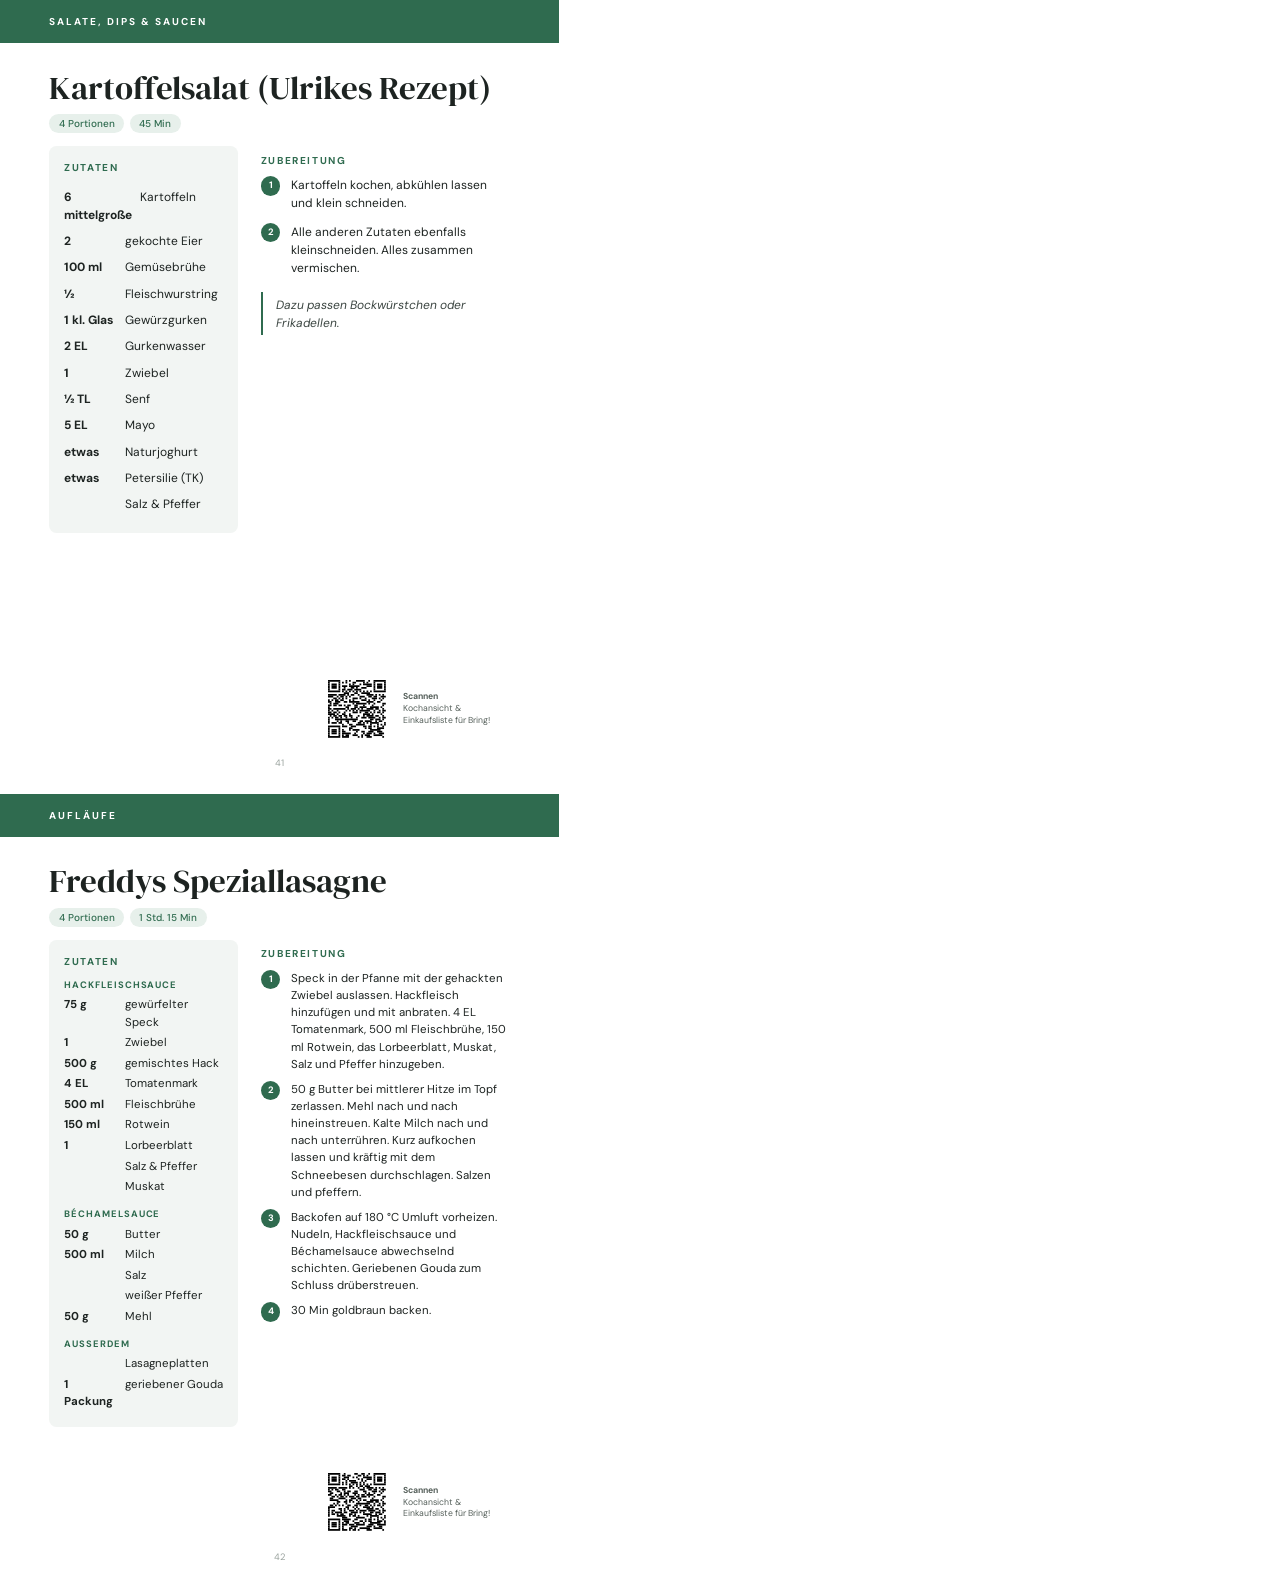
<file: design/modern.html>
<!doctype html><html lang="de"><head><meta charset="utf-8"><link rel="stylesheet" href="https://fonts.googleapis.com/css2?family=DM+Sans:opsz,wght@9..40,400;9..40,500;9..40,700&family=DM+Serif+Display&display=swap"><style>@page{size:148mm 210mm;margin:0}*{box-sizing:border-box}html,body{margin:0}
.page{width:148mm;height:210mm;padding:14mm 13mm 12mm;position:relative;overflow:hidden;page-break-after:always}
h1,h2{margin:0}ul,ol{margin:0;padding:0;list-style:none}
.cols{display:grid;grid-template-columns:44mm 1fr;gap:7mm;margin-top:6mm}
.zut li{display:flex;gap:2mm;padding:1.1mm 0;hyphens:auto}.dicht .zut li{padding:.45mm 0}.dicht{font-size:8.6pt!important}.dicht .steps li{margin-bottom:2mm}.zut .m{flex:0 0 15mm}.zut .grp{display:block;margin-top:2.5mm}
.steps{counter-reset:s}.steps li{counter-increment:s;position:relative;padding-left:8mm;margin-bottom:2.8mm}
.qr{position:absolute;bottom:13mm;right:13mm;width:50mm;display:flex;gap:2.5mm;align-items:center}
.qr svg{width:19mm;height:19mm;flex:none}.qrt{font-size:6.5pt;line-height:1.35}
.nr{position:absolute;bottom:6mm;left:0;right:0;text-align:center;font-size:7pt}
.meta span+span:before{content:"·";margin:0 2mm}

.modern{background:#fff;color:#1d2321;font:9pt/1.5 "DM Sans",sans-serif;padding-top:0}
.modern .kap{margin:0 -13mm 7mm;padding:4mm 13mm;background:#2f6b4f;color:#fff;font:700 7.5pt "DM Sans";letter-spacing:.2em;text-transform:uppercase}
.modern h1{font:400 25pt/1.05 "DM Serif Display",serif}
.modern .sub{color:#56605b;margin-top:1mm}
.modern .meta{margin-top:3mm;font-size:7.5pt;color:#2f6b4f;font-weight:500}
.modern .meta span{background:#e7f0eb;padding:.8mm 2.5mm;border-radius:10mm;margin-right:1.5mm}.modern .meta span+span:before{content:none}
.modern h2{font:700 7.5pt "DM Sans";letter-spacing:.16em;text-transform:uppercase;color:#2f6b4f;margin-bottom:2.5mm}
.modern .cols{grid-template-columns:50mm 1fr;gap:6mm}.modern .zut .m{flex-basis:14mm}.modern .left{background:#f2f5f3;margin:-2mm 0;padding:4mm;border-radius:2mm;height:max-content}
.modern .zut .m{font-weight:700}.modern .zut .grp{font-weight:700;color:#2f6b4f;font-size:7pt;text-transform:uppercase;letter-spacing:.1em}
.modern .steps li:before{content:counter(s);position:absolute;left:0;top:0;width:5.2mm;height:5.2mm;border-radius:50%;background:#2f6b4f;color:#fff;font:700 7pt/5.2mm "DM Sans";text-align:center}
.modern .note{border-left:2px solid #2f6b4f;padding:1mm 0 1mm 3.5mm;margin-top:4mm;color:#3b4541;font-style:italic}
.modern .qrt{color:#56605b}.modern .nr{color:#9aa39e}
</style></head><body><section class="page modern">
  <div class="kap">Salate, Dips &amp; Saucen</div>
  <h1>Kartoffelsalat (Ulrikes Rezept)</h1>
  <div class="meta"><span>4 Portionen</span><span>45 Min</span></div>
  <div class="cols">
    <div class="left"><h2>Zutaten</h2><ul class="zut"><li><span class="m">6 mittelgroße</span><span class="n">Kartoffeln</span></li>
<li><span class="m">2</span><span class="n">gekochte Eier</span></li>
<li><span class="m">100 ml</span><span class="n">Gemüsebrühe</span></li>
<li><span class="m">½</span><span class="n">Fleischwurstring</span></li>
<li><span class="m">1 kl. Glas</span><span class="n">Gewürzgurken</span></li>
<li><span class="m">2 EL</span><span class="n">Gurkenwasser</span></li>
<li><span class="m">1</span><span class="n">Zwiebel</span></li>
<li><span class="m">½ TL</span><span class="n">Senf</span></li>
<li><span class="m">5 EL</span><span class="n">Mayo</span></li>
<li><span class="m">etwas</span><span class="n">Naturjoghurt</span></li>
<li><span class="m">etwas</span><span class="n">Petersilie (TK)</span></li>
<li><span class="m"></span><span class="n">Salz &amp; Pfeffer</span></li></ul>
      <div class="qr"><svg width="100" height="100" preserveAspectRatio="xMinYMin meet" viewBox="0 0 100 100" xmlns="http://www.w3.org/2000/svg" version="1.0" fill-rule="evenodd" xmlns:xlink="http://www.w3.org/1999/xlink">
	<title>...</title>
	<desc>...</desc>
	<clipPath id="clip">
		<rect x="0" y="0" width="100" height="100"/>
	</clipPath>
	<g id="group" transform="scale(1,-1) translate(0,-100)" style="clip-path: url(#clip)">
		<g transform=" matrix(1.102431,0,0,1.102431,0,0)">
			<g transform="">
				<rect x="0" y="0" width="90.70866141732284" height="90.70866141732284" style="stroke: none; stroke-linecap: butt; stroke-width: 0; fill: none; fill-rule: evenodd;"/>
				<rect x="8.849625504129058" y="79.64662953716152" width="15.486844632225854" height="2.2124063760322628" style="stroke: none; stroke-linecap: butt; stroke-width: 0; fill: rgb(0%,0%,0%); fill-rule: evenodd;"/>
				<rect x="30.973689264451703" y="79.64662953716152" width="2.2124063760322663" height="2.2124063760322628" style="stroke: none; stroke-linecap: butt; stroke-width: 0; fill: rgb(0%,0%,0%); fill-rule: evenodd;"/>
				<rect x="35.39850201651623" y="79.64662953716152" width="2.2124063760322628" height="2.2124063760322628" style="stroke: none; stroke-linecap: butt; stroke-width: 0; fill: rgb(0%,0%,0%); fill-rule: evenodd;"/>
				<rect x="44.24812752064529" y="79.64662953716152" width="11.06203188016132" height="2.2124063760322628" style="stroke: none; stroke-linecap: butt; stroke-width: 0; fill: rgb(0%,0%,0%); fill-rule: evenodd;"/>
				<rect x="59.734972152871144" y="79.64662953716152" width="2.2124063760322628" height="2.2124063760322628" style="stroke: none; stroke-linecap: butt; stroke-width: 0; fill: rgb(0%,0%,0%); fill-rule: evenodd;"/>
				<rect x="66.37219128096794" y="79.64662953716152" width="15.486844632225854" height="2.2124063760322628" style="stroke: none; stroke-linecap: butt; stroke-width: 0; fill: rgb(0%,0%,0%); fill-rule: evenodd;"/>
				<rect x="8.849625504129058" y="77.43422316112925" width="2.2124063760322645" height="2.2124063760322628" style="stroke: none; stroke-linecap: butt; stroke-width: 0; fill: rgb(0%,0%,0%); fill-rule: evenodd;"/>
				<rect x="22.124063760322645" y="77.43422316112925" width="2.2124063760322663" height="2.2124063760322628" style="stroke: none; stroke-linecap: butt; stroke-width: 0; fill: rgb(0%,0%,0%); fill-rule: evenodd;"/>
				<rect x="26.548876512387174" y="77.43422316112925" width="2.2124063760322628" height="2.2124063760322628" style="stroke: none; stroke-linecap: butt; stroke-width: 0; fill: rgb(0%,0%,0%); fill-rule: evenodd;"/>
				<rect x="30.973689264451703" y="77.43422316112925" width="2.2124063760322663" height="2.2124063760322628" style="stroke: none; stroke-linecap: butt; stroke-width: 0; fill: rgb(0%,0%,0%); fill-rule: evenodd;"/>
				<rect x="39.82331476858076" y="77.43422316112925" width="4.4248127520645255" height="2.2124063760322628" style="stroke: none; stroke-linecap: butt; stroke-width: 0; fill: rgb(0%,0%,0%); fill-rule: evenodd;"/>
				<rect x="53.09775302477435" y="77.43422316112925" width="2.2124063760322628" height="2.2124063760322628" style="stroke: none; stroke-linecap: butt; stroke-width: 0; fill: rgb(0%,0%,0%); fill-rule: evenodd;"/>
				<rect x="57.522565776838874" y="77.43422316112925" width="2.2124063760322628" height="2.2124063760322628" style="stroke: none; stroke-linecap: butt; stroke-width: 0; fill: rgb(0%,0%,0%); fill-rule: evenodd;"/>
				<rect x="66.37219128096794" y="77.43422316112925" width="2.2124063760322628" height="2.2124063760322628" style="stroke: none; stroke-linecap: butt; stroke-width: 0; fill: rgb(0%,0%,0%); fill-rule: evenodd;"/>
				<rect x="79.64662953716152" y="77.43422316112925" width="2.2124063760322628" height="2.2124063760322628" style="stroke: none; stroke-linecap: butt; stroke-width: 0; fill: rgb(0%,0%,0%); fill-rule: evenodd;"/>
				<rect x="8.849625504129058" y="75.22181678509699" width="2.2124063760322645" height="2.2124063760322628" style="stroke: none; stroke-linecap: butt; stroke-width: 0; fill: rgb(0%,0%,0%); fill-rule: evenodd;"/>
				<rect x="13.274438256193587" y="75.22181678509699" width="6.637219128096792" height="2.2124063760322628" style="stroke: none; stroke-linecap: butt; stroke-width: 0; fill: rgb(0%,0%,0%); fill-rule: evenodd;"/>
				<rect x="22.124063760322645" y="75.22181678509699" width="2.2124063760322663" height="2.2124063760322628" style="stroke: none; stroke-linecap: butt; stroke-width: 0; fill: rgb(0%,0%,0%); fill-rule: evenodd;"/>
				<rect x="35.39850201651623" y="75.22181678509699" width="2.2124063760322628" height="2.2124063760322628" style="stroke: none; stroke-linecap: butt; stroke-width: 0; fill: rgb(0%,0%,0%); fill-rule: evenodd;"/>
				<rect x="39.82331476858076" y="75.22181678509699" width="2.2124063760322628" height="2.2124063760322628" style="stroke: none; stroke-linecap: butt; stroke-width: 0; fill: rgb(0%,0%,0%); fill-rule: evenodd;"/>
				<rect x="48.67294027270982" y="75.22181678509699" width="2.2124063760322628" height="2.2124063760322628" style="stroke: none; stroke-linecap: butt; stroke-width: 0; fill: rgb(0%,0%,0%); fill-rule: evenodd;"/>
				<rect x="53.09775302477435" y="75.22181678509699" width="11.062031880161328" height="2.2124063760322628" style="stroke: none; stroke-linecap: butt; stroke-width: 0; fill: rgb(0%,0%,0%); fill-rule: evenodd;"/>
				<rect x="66.37219128096794" y="75.22181678509699" width="2.2124063760322628" height="2.2124063760322628" style="stroke: none; stroke-linecap: butt; stroke-width: 0; fill: rgb(0%,0%,0%); fill-rule: evenodd;"/>
				<rect x="70.79700403303247" y="75.22181678509699" width="6.637219128096788" height="2.2124063760322628" style="stroke: none; stroke-linecap: butt; stroke-width: 0; fill: rgb(0%,0%,0%); fill-rule: evenodd;"/>
				<rect x="79.64662953716152" y="75.22181678509699" width="2.2124063760322628" height="2.2124063760322628" style="stroke: none; stroke-linecap: butt; stroke-width: 0; fill: rgb(0%,0%,0%); fill-rule: evenodd;"/>
				<rect x="8.849625504129058" y="73.00941040906473" width="2.2124063760322645" height="2.2124063760322628" style="stroke: none; stroke-linecap: butt; stroke-width: 0; fill: rgb(0%,0%,0%); fill-rule: evenodd;"/>
				<rect x="13.274438256193587" y="73.00941040906473" width="6.637219128096792" height="2.2124063760322628" style="stroke: none; stroke-linecap: butt; stroke-width: 0; fill: rgb(0%,0%,0%); fill-rule: evenodd;"/>
				<rect x="22.124063760322645" y="73.00941040906473" width="2.2124063760322663" height="2.2124063760322628" style="stroke: none; stroke-linecap: butt; stroke-width: 0; fill: rgb(0%,0%,0%); fill-rule: evenodd;"/>
				<rect x="26.548876512387174" y="73.00941040906473" width="6.637219128096795" height="2.2124063760322628" style="stroke: none; stroke-linecap: butt; stroke-width: 0; fill: rgb(0%,0%,0%); fill-rule: evenodd;"/>
				<rect x="35.39850201651623" y="73.00941040906473" width="13.27443825619359" height="2.2124063760322628" style="stroke: none; stroke-linecap: butt; stroke-width: 0; fill: rgb(0%,0%,0%); fill-rule: evenodd;"/>
				<rect x="57.522565776838874" y="73.00941040906473" width="6.637219128096788" height="2.2124063760322628" style="stroke: none; stroke-linecap: butt; stroke-width: 0; fill: rgb(0%,0%,0%); fill-rule: evenodd;"/>
				<rect x="66.37219128096794" y="73.00941040906473" width="2.2124063760322628" height="2.2124063760322628" style="stroke: none; stroke-linecap: butt; stroke-width: 0; fill: rgb(0%,0%,0%); fill-rule: evenodd;"/>
				<rect x="70.79700403303247" y="73.00941040906473" width="6.637219128096788" height="2.2124063760322628" style="stroke: none; stroke-linecap: butt; stroke-width: 0; fill: rgb(0%,0%,0%); fill-rule: evenodd;"/>
				<rect x="79.64662953716152" y="73.00941040906473" width="2.2124063760322628" height="2.2124063760322628" style="stroke: none; stroke-linecap: butt; stroke-width: 0; fill: rgb(0%,0%,0%); fill-rule: evenodd;"/>
				<rect x="8.849625504129058" y="70.79700403303247" width="2.2124063760322645" height="2.2124063760322628" style="stroke: none; stroke-linecap: butt; stroke-width: 0; fill: rgb(0%,0%,0%); fill-rule: evenodd;"/>
				<rect x="13.274438256193587" y="70.79700403303247" width="6.637219128096792" height="2.2124063760322628" style="stroke: none; stroke-linecap: butt; stroke-width: 0; fill: rgb(0%,0%,0%); fill-rule: evenodd;"/>
				<rect x="22.124063760322645" y="70.79700403303247" width="2.2124063760322663" height="2.2124063760322628" style="stroke: none; stroke-linecap: butt; stroke-width: 0; fill: rgb(0%,0%,0%); fill-rule: evenodd;"/>
				<rect x="28.761282888419437" y="70.79700403303247" width="2.2124063760322628" height="2.2124063760322628" style="stroke: none; stroke-linecap: butt; stroke-width: 0; fill: rgb(0%,0%,0%); fill-rule: evenodd;"/>
				<rect x="37.610908392548495" y="70.79700403303247" width="4.4248127520645255" height="2.2124063760322628" style="stroke: none; stroke-linecap: butt; stroke-width: 0; fill: rgb(0%,0%,0%); fill-rule: evenodd;"/>
				<rect x="44.24812752064529" y="70.79700403303247" width="2.2124063760322628" height="2.2124063760322628" style="stroke: none; stroke-linecap: butt; stroke-width: 0; fill: rgb(0%,0%,0%); fill-rule: evenodd;"/>
				<rect x="50.885346648742086" y="70.79700403303247" width="6.637219128096795" height="2.2124063760322628" style="stroke: none; stroke-linecap: butt; stroke-width: 0; fill: rgb(0%,0%,0%); fill-rule: evenodd;"/>
				<rect x="66.37219128096794" y="70.79700403303247" width="2.2124063760322628" height="2.2124063760322628" style="stroke: none; stroke-linecap: butt; stroke-width: 0; fill: rgb(0%,0%,0%); fill-rule: evenodd;"/>
				<rect x="70.79700403303247" y="70.79700403303247" width="6.637219128096788" height="2.2124063760322628" style="stroke: none; stroke-linecap: butt; stroke-width: 0; fill: rgb(0%,0%,0%); fill-rule: evenodd;"/>
				<rect x="79.64662953716152" y="70.79700403303247" width="2.2124063760322628" height="2.2124063760322628" style="stroke: none; stroke-linecap: butt; stroke-width: 0; fill: rgb(0%,0%,0%); fill-rule: evenodd;"/>
				<rect x="8.849625504129058" y="68.5845976570002" width="2.2124063760322645" height="2.2124063760322628" style="stroke: none; stroke-linecap: butt; stroke-width: 0; fill: rgb(0%,0%,0%); fill-rule: evenodd;"/>
				<rect x="22.124063760322645" y="68.5845976570002" width="2.2124063760322663" height="2.2124063760322628" style="stroke: none; stroke-linecap: butt; stroke-width: 0; fill: rgb(0%,0%,0%); fill-rule: evenodd;"/>
				<rect x="26.548876512387174" y="68.5845976570002" width="4.424812752064529" height="2.2124063760322628" style="stroke: none; stroke-linecap: butt; stroke-width: 0; fill: rgb(0%,0%,0%); fill-rule: evenodd;"/>
				<rect x="33.18609564048397" y="68.5845976570002" width="6.637219128096795" height="2.2124063760322628" style="stroke: none; stroke-linecap: butt; stroke-width: 0; fill: rgb(0%,0%,0%); fill-rule: evenodd;"/>
				<rect x="42.03572114461303" y="68.5845976570002" width="8.849625504129058" height="2.2124063760322628" style="stroke: none; stroke-linecap: butt; stroke-width: 0; fill: rgb(0%,0%,0%); fill-rule: evenodd;"/>
				<rect x="66.37219128096794" y="68.5845976570002" width="2.2124063760322628" height="2.2124063760322628" style="stroke: none; stroke-linecap: butt; stroke-width: 0; fill: rgb(0%,0%,0%); fill-rule: evenodd;"/>
				<rect x="79.64662953716152" y="68.5845976570002" width="2.2124063760322628" height="2.2124063760322628" style="stroke: none; stroke-linecap: butt; stroke-width: 0; fill: rgb(0%,0%,0%); fill-rule: evenodd;"/>
				<rect x="8.849625504129058" y="66.37219128096794" width="15.486844632225854" height="2.2124063760322628" style="stroke: none; stroke-linecap: butt; stroke-width: 0; fill: rgb(0%,0%,0%); fill-rule: evenodd;"/>
				<rect x="26.548876512387174" y="66.37219128096794" width="2.2124063760322628" height="2.2124063760322628" style="stroke: none; stroke-linecap: butt; stroke-width: 0; fill: rgb(0%,0%,0%); fill-rule: evenodd;"/>
				<rect x="30.973689264451703" y="66.37219128096794" width="2.2124063760322663" height="2.2124063760322628" style="stroke: none; stroke-linecap: butt; stroke-width: 0; fill: rgb(0%,0%,0%); fill-rule: evenodd;"/>
				<rect x="35.39850201651623" y="66.37219128096794" width="2.2124063760322628" height="2.2124063760322628" style="stroke: none; stroke-linecap: butt; stroke-width: 0; fill: rgb(0%,0%,0%); fill-rule: evenodd;"/>
				<rect x="39.82331476858076" y="66.37219128096794" width="2.2124063760322628" height="2.2124063760322628" style="stroke: none; stroke-linecap: butt; stroke-width: 0; fill: rgb(0%,0%,0%); fill-rule: evenodd;"/>
				<rect x="44.24812752064529" y="66.37219128096794" width="2.2124063760322628" height="2.2124063760322628" style="stroke: none; stroke-linecap: butt; stroke-width: 0; fill: rgb(0%,0%,0%); fill-rule: evenodd;"/>
				<rect x="48.67294027270982" y="66.37219128096794" width="2.2124063760322628" height="2.2124063760322628" style="stroke: none; stroke-linecap: butt; stroke-width: 0; fill: rgb(0%,0%,0%); fill-rule: evenodd;"/>
				<rect x="53.09775302477435" y="66.37219128096794" width="2.2124063760322628" height="2.2124063760322628" style="stroke: none; stroke-linecap: butt; stroke-width: 0; fill: rgb(0%,0%,0%); fill-rule: evenodd;"/>
				<rect x="57.522565776838874" y="66.37219128096794" width="2.2124063760322628" height="2.2124063760322628" style="stroke: none; stroke-linecap: butt; stroke-width: 0; fill: rgb(0%,0%,0%); fill-rule: evenodd;"/>
				<rect x="61.94737852890341" y="66.37219128096794" width="2.21240637603227" height="2.2124063760322628" style="stroke: none; stroke-linecap: butt; stroke-width: 0; fill: rgb(0%,0%,0%); fill-rule: evenodd;"/>
				<rect x="66.37219128096794" y="66.37219128096794" width="15.486844632225854" height="2.2124063760322628" style="stroke: none; stroke-linecap: butt; stroke-width: 0; fill: rgb(0%,0%,0%); fill-rule: evenodd;"/>
				<rect x="28.761282888419437" y="64.15978490493566" width="6.637219128096795" height="2.2124063760322628" style="stroke: none; stroke-linecap: butt; stroke-width: 0; fill: rgb(0%,0%,0%); fill-rule: evenodd;"/>
				<rect x="42.03572114461303" y="64.15978490493566" width="4.424812752064533" height="2.2124063760322628" style="stroke: none; stroke-linecap: butt; stroke-width: 0; fill: rgb(0%,0%,0%); fill-rule: evenodd;"/>
				<rect x="50.885346648742086" y="64.15978490493566" width="11.06203188016132" height="2.2124063760322628" style="stroke: none; stroke-linecap: butt; stroke-width: 0; fill: rgb(0%,0%,0%); fill-rule: evenodd;"/>
				<rect x="8.849625504129058" y="61.94737852890341" width="11.06203188016132" height="2.21240637603227" style="stroke: none; stroke-linecap: butt; stroke-width: 0; fill: rgb(0%,0%,0%); fill-rule: evenodd;"/>
				<rect x="22.124063760322645" y="61.94737852890341" width="8.849625504129058" height="2.21240637603227" style="stroke: none; stroke-linecap: butt; stroke-width: 0; fill: rgb(0%,0%,0%); fill-rule: evenodd;"/>
				<rect x="33.18609564048397" y="61.94737852890341" width="2.2124063760322628" height="2.21240637603227" style="stroke: none; stroke-linecap: butt; stroke-width: 0; fill: rgb(0%,0%,0%); fill-rule: evenodd;"/>
				<rect x="37.610908392548495" y="61.94737852890341" width="4.4248127520645255" height="2.21240637603227" style="stroke: none; stroke-linecap: butt; stroke-width: 0; fill: rgb(0%,0%,0%); fill-rule: evenodd;"/>
				<rect x="46.46053389667755" y="61.94737852890341" width="2.2124063760322628" height="2.21240637603227" style="stroke: none; stroke-linecap: butt; stroke-width: 0; fill: rgb(0%,0%,0%); fill-rule: evenodd;"/>
				<rect x="57.522565776838874" y="61.94737852890341" width="8.849625504129065" height="2.21240637603227" style="stroke: none; stroke-linecap: butt; stroke-width: 0; fill: rgb(0%,0%,0%); fill-rule: evenodd;"/>
				<rect x="68.5845976570002" y="61.94737852890341" width="2.2124063760322628" height="2.21240637603227" style="stroke: none; stroke-linecap: butt; stroke-width: 0; fill: rgb(0%,0%,0%); fill-rule: evenodd;"/>
				<rect x="73.00941040906473" y="61.94737852890341" width="2.2124063760322628" height="2.21240637603227" style="stroke: none; stroke-linecap: butt; stroke-width: 0; fill: rgb(0%,0%,0%); fill-rule: evenodd;"/>
				<rect x="77.43422316112925" y="61.94737852890341" width="2.2124063760322628" height="2.21240637603227" style="stroke: none; stroke-linecap: butt; stroke-width: 0; fill: rgb(0%,0%,0%); fill-rule: evenodd;"/>
				<rect x="8.849625504129058" y="59.73497215287114" width="6.637219128096794" height="2.2124063760322628" style="stroke: none; stroke-linecap: butt; stroke-width: 0; fill: rgb(0%,0%,0%); fill-rule: evenodd;"/>
				<rect x="19.91165738429038" y="59.73497215287114" width="2.2124063760322628" height="2.2124063760322628" style="stroke: none; stroke-linecap: butt; stroke-width: 0; fill: rgb(0%,0%,0%); fill-rule: evenodd;"/>
				<rect x="24.33647013635491" y="59.73497215287114" width="4.424812752064529" height="2.2124063760322628" style="stroke: none; stroke-linecap: butt; stroke-width: 0; fill: rgb(0%,0%,0%); fill-rule: evenodd;"/>
				<rect x="30.973689264451703" y="59.73497215287114" width="2.2124063760322663" height="2.2124063760322628" style="stroke: none; stroke-linecap: butt; stroke-width: 0; fill: rgb(0%,0%,0%); fill-rule: evenodd;"/>
				<rect x="35.39850201651623" y="59.73497215287114" width="2.2124063760322628" height="2.2124063760322628" style="stroke: none; stroke-linecap: butt; stroke-width: 0; fill: rgb(0%,0%,0%); fill-rule: evenodd;"/>
				<rect x="48.67294027270982" y="59.73497215287114" width="6.637219128096795" height="2.2124063760322628" style="stroke: none; stroke-linecap: butt; stroke-width: 0; fill: rgb(0%,0%,0%); fill-rule: evenodd;"/>
				<rect x="59.734972152871144" y="59.73497215287114" width="4.424812752064533" height="2.2124063760322628" style="stroke: none; stroke-linecap: butt; stroke-width: 0; fill: rgb(0%,0%,0%); fill-rule: evenodd;"/>
				<rect x="66.37219128096794" y="59.73497215287114" width="4.4248127520645255" height="2.2124063760322628" style="stroke: none; stroke-linecap: butt; stroke-width: 0; fill: rgb(0%,0%,0%); fill-rule: evenodd;"/>
				<rect x="75.22181678509699" y="59.73497215287114" width="6.637219128096788" height="2.2124063760322628" style="stroke: none; stroke-linecap: butt; stroke-width: 0; fill: rgb(0%,0%,0%); fill-rule: evenodd;"/>
				<rect x="15.486844632225852" y="57.522565776838874" width="4.424812752064527" height="2.2124063760322628" style="stroke: none; stroke-linecap: butt; stroke-width: 0; fill: rgb(0%,0%,0%); fill-rule: evenodd;"/>
				<rect x="22.124063760322645" y="57.522565776838874" width="2.2124063760322663" height="2.2124063760322628" style="stroke: none; stroke-linecap: butt; stroke-width: 0; fill: rgb(0%,0%,0%); fill-rule: evenodd;"/>
				<rect x="26.548876512387174" y="57.522565776838874" width="2.2124063760322628" height="2.2124063760322628" style="stroke: none; stroke-linecap: butt; stroke-width: 0; fill: rgb(0%,0%,0%); fill-rule: evenodd;"/>
				<rect x="30.973689264451703" y="57.522565776838874" width="2.2124063760322663" height="2.2124063760322628" style="stroke: none; stroke-linecap: butt; stroke-width: 0; fill: rgb(0%,0%,0%); fill-rule: evenodd;"/>
				<rect x="39.82331476858076" y="57.522565776838874" width="6.637219128096795" height="2.2124063760322628" style="stroke: none; stroke-linecap: butt; stroke-width: 0; fill: rgb(0%,0%,0%); fill-rule: evenodd;"/>
				<rect x="48.67294027270982" y="57.522565776838874" width="2.2124063760322628" height="2.2124063760322628" style="stroke: none; stroke-linecap: butt; stroke-width: 0; fill: rgb(0%,0%,0%); fill-rule: evenodd;"/>
				<rect x="55.31015940080661" y="57.522565776838874" width="2.2124063760322628" height="2.2124063760322628" style="stroke: none; stroke-linecap: butt; stroke-width: 0; fill: rgb(0%,0%,0%); fill-rule: evenodd;"/>
				<rect x="64.15978490493568" y="57.522565776838874" width="6.637219128096788" height="2.2124063760322628" style="stroke: none; stroke-linecap: butt; stroke-width: 0; fill: rgb(0%,0%,0%); fill-rule: evenodd;"/>
				<rect x="73.00941040906473" y="57.522565776838874" width="2.2124063760322628" height="2.2124063760322628" style="stroke: none; stroke-linecap: butt; stroke-width: 0; fill: rgb(0%,0%,0%); fill-rule: evenodd;"/>
				<rect x="77.43422316112925" y="57.522565776838874" width="2.2124063760322628" height="2.2124063760322628" style="stroke: none; stroke-linecap: butt; stroke-width: 0; fill: rgb(0%,0%,0%); fill-rule: evenodd;"/>
				<rect x="8.849625504129058" y="55.31015940080661" width="2.2124063760322645" height="2.2124063760322628" style="stroke: none; stroke-linecap: butt; stroke-width: 0; fill: rgb(0%,0%,0%); fill-rule: evenodd;"/>
				<rect x="13.274438256193587" y="55.31015940080661" width="2.2124063760322645" height="2.2124063760322628" style="stroke: none; stroke-linecap: butt; stroke-width: 0; fill: rgb(0%,0%,0%); fill-rule: evenodd;"/>
				<rect x="17.699251008258116" y="55.31015940080661" width="4.424812752064529" height="2.2124063760322628" style="stroke: none; stroke-linecap: butt; stroke-width: 0; fill: rgb(0%,0%,0%); fill-rule: evenodd;"/>
				<rect x="24.33647013635491" y="55.31015940080661" width="4.424812752064529" height="2.2124063760322628" style="stroke: none; stroke-linecap: butt; stroke-width: 0; fill: rgb(0%,0%,0%); fill-rule: evenodd;"/>
				<rect x="35.39850201651623" y="55.31015940080661" width="2.2124063760322628" height="2.2124063760322628" style="stroke: none; stroke-linecap: butt; stroke-width: 0; fill: rgb(0%,0%,0%); fill-rule: evenodd;"/>
				<rect x="39.82331476858076" y="55.31015940080661" width="2.2124063760322628" height="2.2124063760322628" style="stroke: none; stroke-linecap: butt; stroke-width: 0; fill: rgb(0%,0%,0%); fill-rule: evenodd;"/>
				<rect x="50.885346648742086" y="55.31015940080661" width="6.637219128096795" height="2.2124063760322628" style="stroke: none; stroke-linecap: butt; stroke-width: 0; fill: rgb(0%,0%,0%); fill-rule: evenodd;"/>
				<rect x="59.734972152871144" y="55.31015940080661" width="2.2124063760322628" height="2.2124063760322628" style="stroke: none; stroke-linecap: butt; stroke-width: 0; fill: rgb(0%,0%,0%); fill-rule: evenodd;"/>
				<rect x="66.37219128096794" y="55.31015940080661" width="2.2124063760322628" height="2.2124063760322628" style="stroke: none; stroke-linecap: butt; stroke-width: 0; fill: rgb(0%,0%,0%); fill-rule: evenodd;"/>
				<rect x="75.22181678509699" y="55.31015940080661" width="2.2124063760322628" height="2.2124063760322628" style="stroke: none; stroke-linecap: butt; stroke-width: 0; fill: rgb(0%,0%,0%); fill-rule: evenodd;"/>
				<rect x="8.849625504129058" y="53.09775302477435" width="4.424812752064529" height="2.2124063760322628" style="stroke: none; stroke-linecap: butt; stroke-width: 0; fill: rgb(0%,0%,0%); fill-rule: evenodd;"/>
				<rect x="17.699251008258116" y="53.09775302477435" width="6.637219128096795" height="2.2124063760322628" style="stroke: none; stroke-linecap: butt; stroke-width: 0; fill: rgb(0%,0%,0%); fill-rule: evenodd;"/>
				<rect x="28.761282888419437" y="53.09775302477435" width="4.424812752064533" height="2.2124063760322628" style="stroke: none; stroke-linecap: butt; stroke-width: 0; fill: rgb(0%,0%,0%); fill-rule: evenodd;"/>
				<rect x="35.39850201651623" y="53.09775302477435" width="13.27443825619359" height="2.2124063760322628" style="stroke: none; stroke-linecap: butt; stroke-width: 0; fill: rgb(0%,0%,0%); fill-rule: evenodd;"/>
				<rect x="57.522565776838874" y="53.09775302477435" width="8.849625504129065" height="2.2124063760322628" style="stroke: none; stroke-linecap: butt; stroke-width: 0; fill: rgb(0%,0%,0%); fill-rule: evenodd;"/>
				<rect x="70.79700403303247" y="53.09775302477435" width="4.4248127520645255" height="2.2124063760322628" style="stroke: none; stroke-linecap: butt; stroke-width: 0; fill: rgb(0%,0%,0%); fill-rule: evenodd;"/>
				<rect x="11.062031880161323" y="50.885346648742086" width="2.2124063760322645" height="2.2124063760322628" style="stroke: none; stroke-linecap: butt; stroke-width: 0; fill: rgb(0%,0%,0%); fill-rule: evenodd;"/>
				<rect x="15.486844632225852" y="50.885346648742086" width="6.637219128096794" height="2.2124063760322628" style="stroke: none; stroke-linecap: butt; stroke-width: 0; fill: rgb(0%,0%,0%); fill-rule: evenodd;"/>
				<rect x="39.82331476858076" y="50.885346648742086" width="2.2124063760322628" height="2.2124063760322628" style="stroke: none; stroke-linecap: butt; stroke-width: 0; fill: rgb(0%,0%,0%); fill-rule: evenodd;"/>
				<rect x="44.24812752064529" y="50.885346648742086" width="13.274438256193584" height="2.2124063760322628" style="stroke: none; stroke-linecap: butt; stroke-width: 0; fill: rgb(0%,0%,0%); fill-rule: evenodd;"/>
				<rect x="59.734972152871144" y="50.885346648742086" width="2.2124063760322628" height="2.2124063760322628" style="stroke: none; stroke-linecap: butt; stroke-width: 0; fill: rgb(0%,0%,0%); fill-rule: evenodd;"/>
				<rect x="66.37219128096794" y="50.885346648742086" width="2.2124063760322628" height="2.2124063760322628" style="stroke: none; stroke-linecap: butt; stroke-width: 0; fill: rgb(0%,0%,0%); fill-rule: evenodd;"/>
				<rect x="77.43422316112925" y="50.885346648742086" width="4.4248127520645255" height="2.2124063760322628" style="stroke: none; stroke-linecap: butt; stroke-width: 0; fill: rgb(0%,0%,0%); fill-rule: evenodd;"/>
				<rect x="8.849625504129058" y="48.672940272709816" width="4.424812752064529" height="2.2124063760322628" style="stroke: none; stroke-linecap: butt; stroke-width: 0; fill: rgb(0%,0%,0%); fill-rule: evenodd;"/>
				<rect x="15.486844632225852" y="48.672940272709816" width="4.424812752064527" height="2.2124063760322628" style="stroke: none; stroke-linecap: butt; stroke-width: 0; fill: rgb(0%,0%,0%); fill-rule: evenodd;"/>
				<rect x="22.124063760322645" y="48.672940272709816" width="4.424812752064529" height="2.2124063760322628" style="stroke: none; stroke-linecap: butt; stroke-width: 0; fill: rgb(0%,0%,0%); fill-rule: evenodd;"/>
				<rect x="28.761282888419437" y="48.672940272709816" width="2.2124063760322628" height="2.2124063760322628" style="stroke: none; stroke-linecap: butt; stroke-width: 0; fill: rgb(0%,0%,0%); fill-rule: evenodd;"/>
				<rect x="33.18609564048397" y="48.672940272709816" width="4.4248127520645255" height="2.2124063760322628" style="stroke: none; stroke-linecap: butt; stroke-width: 0; fill: rgb(0%,0%,0%); fill-rule: evenodd;"/>
				<rect x="42.03572114461303" y="48.672940272709816" width="4.424812752064533" height="2.2124063760322628" style="stroke: none; stroke-linecap: butt; stroke-width: 0; fill: rgb(0%,0%,0%); fill-rule: evenodd;"/>
				<rect x="53.09775302477435" y="48.672940272709816" width="2.2124063760322628" height="2.2124063760322628" style="stroke: none; stroke-linecap: butt; stroke-width: 0; fill: rgb(0%,0%,0%); fill-rule: evenodd;"/>
				<rect x="64.15978490493568" y="48.672940272709816" width="2.2124063760322628" height="2.2124063760322628" style="stroke: none; stroke-linecap: butt; stroke-width: 0; fill: rgb(0%,0%,0%); fill-rule: evenodd;"/>
				<rect x="77.43422316112925" y="48.672940272709816" width="2.2124063760322628" height="2.2124063760322628" style="stroke: none; stroke-linecap: butt; stroke-width: 0; fill: rgb(0%,0%,0%); fill-rule: evenodd;"/>
				<rect x="8.849625504129058" y="46.46053389667755" width="2.2124063760322645" height="2.2124063760322628" style="stroke: none; stroke-linecap: butt; stroke-width: 0; fill: rgb(0%,0%,0%); fill-rule: evenodd;"/>
				<rect x="30.973689264451703" y="46.46053389667755" width="4.424812752064529" height="2.2124063760322628" style="stroke: none; stroke-linecap: butt; stroke-width: 0; fill: rgb(0%,0%,0%); fill-rule: evenodd;"/>
				<rect x="42.03572114461303" y="46.46053389667755" width="4.424812752064533" height="2.2124063760322628" style="stroke: none; stroke-linecap: butt; stroke-width: 0; fill: rgb(0%,0%,0%); fill-rule: evenodd;"/>
				<rect x="48.67294027270982" y="46.46053389667755" width="8.849625504129058" height="2.2124063760322628" style="stroke: none; stroke-linecap: butt; stroke-width: 0; fill: rgb(0%,0%,0%); fill-rule: evenodd;"/>
				<rect x="61.94737852890341" y="46.46053389667755" width="11.06203188016132" height="2.2124063760322628" style="stroke: none; stroke-linecap: butt; stroke-width: 0; fill: rgb(0%,0%,0%); fill-rule: evenodd;"/>
				<rect x="75.22181678509699" y="46.46053389667755" width="2.2124063760322628" height="2.2124063760322628" style="stroke: none; stroke-linecap: butt; stroke-width: 0; fill: rgb(0%,0%,0%); fill-rule: evenodd;"/>
				<rect x="8.849625504129058" y="44.24812752064529" width="4.424812752064529" height="2.2124063760322628" style="stroke: none; stroke-linecap: butt; stroke-width: 0; fill: rgb(0%,0%,0%); fill-rule: evenodd;"/>
				<rect x="15.486844632225852" y="44.24812752064529" width="15.486844632225852" height="2.2124063760322628" style="stroke: none; stroke-linecap: butt; stroke-width: 0; fill: rgb(0%,0%,0%); fill-rule: evenodd;"/>
				<rect x="33.18609564048397" y="44.24812752064529" width="2.2124063760322628" height="2.2124063760322628" style="stroke: none; stroke-linecap: butt; stroke-width: 0; fill: rgb(0%,0%,0%); fill-rule: evenodd;"/>
				<rect x="37.610908392548495" y="44.24812752064529" width="6.637219128096795" height="2.2124063760322628" style="stroke: none; stroke-linecap: butt; stroke-width: 0; fill: rgb(0%,0%,0%); fill-rule: evenodd;"/>
				<rect x="46.46053389667755" y="44.24812752064529" width="2.2124063760322628" height="2.2124063760322628" style="stroke: none; stroke-linecap: butt; stroke-width: 0; fill: rgb(0%,0%,0%); fill-rule: evenodd;"/>
				<rect x="50.885346648742086" y="44.24812752064529" width="2.2124063760322628" height="2.2124063760322628" style="stroke: none; stroke-linecap: butt; stroke-width: 0; fill: rgb(0%,0%,0%); fill-rule: evenodd;"/>
				<rect x="57.522565776838874" y="44.24812752064529" width="8.849625504129065" height="2.2124063760322628" style="stroke: none; stroke-linecap: butt; stroke-width: 0; fill: rgb(0%,0%,0%); fill-rule: evenodd;"/>
				<rect x="68.5845976570002" y="44.24812752064529" width="4.4248127520645255" height="2.2124063760322628" style="stroke: none; stroke-linecap: butt; stroke-width: 0; fill: rgb(0%,0%,0%); fill-rule: evenodd;"/>
				<rect x="77.43422316112925" y="44.24812752064529" width="2.2124063760322628" height="2.2124063760322628" style="stroke: none; stroke-linecap: butt; stroke-width: 0; fill: rgb(0%,0%,0%); fill-rule: evenodd;"/>
				<rect x="8.849625504129058" y="42.03572114461302" width="2.2124063760322645" height="2.2124063760322628" style="stroke: none; stroke-linecap: butt; stroke-width: 0; fill: rgb(0%,0%,0%); fill-rule: evenodd;"/>
				<rect x="13.274438256193587" y="42.03572114461302" width="2.2124063760322645" height="2.2124063760322628" style="stroke: none; stroke-linecap: butt; stroke-width: 0; fill: rgb(0%,0%,0%); fill-rule: evenodd;"/>
				<rect x="19.91165738429038" y="42.03572114461302" width="2.2124063760322628" height="2.2124063760322628" style="stroke: none; stroke-linecap: butt; stroke-width: 0; fill: rgb(0%,0%,0%); fill-rule: evenodd;"/>
				<rect x="30.973689264451703" y="42.03572114461302" width="2.2124063760322663" height="2.2124063760322628" style="stroke: none; stroke-linecap: butt; stroke-width: 0; fill: rgb(0%,0%,0%); fill-rule: evenodd;"/>
				<rect x="35.39850201651623" y="42.03572114461302" width="2.2124063760322628" height="2.2124063760322628" style="stroke: none; stroke-linecap: butt; stroke-width: 0; fill: rgb(0%,0%,0%); fill-rule: evenodd;"/>
				<rect x="39.82331476858076" y="42.03572114461302" width="2.2124063760322628" height="2.2124063760322628" style="stroke: none; stroke-linecap: butt; stroke-width: 0; fill: rgb(0%,0%,0%); fill-rule: evenodd;"/>
				<rect x="44.24812752064529" y="42.03572114461302" width="2.2124063760322628" height="2.2124063760322628" style="stroke: none; stroke-linecap: butt; stroke-width: 0; fill: rgb(0%,0%,0%); fill-rule: evenodd;"/>
				<rect x="48.67294027270982" y="42.03572114461302" width="13.27443825619359" height="2.2124063760322628" style="stroke: none; stroke-linecap: butt; stroke-width: 0; fill: rgb(0%,0%,0%); fill-rule: evenodd;"/>
				<rect x="66.37219128096794" y="42.03572114461302" width="2.2124063760322628" height="2.2124063760322628" style="stroke: none; stroke-linecap: butt; stroke-width: 0; fill: rgb(0%,0%,0%); fill-rule: evenodd;"/>
				<rect x="73.00941040906473" y="42.03572114461302" width="2.2124063760322628" height="2.2124063760322628" style="stroke: none; stroke-linecap: butt; stroke-width: 0; fill: rgb(0%,0%,0%); fill-rule: evenodd;"/>
				<rect x="77.43422316112925" y="42.03572114461302" width="4.4248127520645255" height="2.2124063760322628" style="stroke: none; stroke-linecap: butt; stroke-width: 0; fill: rgb(0%,0%,0%); fill-rule: evenodd;"/>
				<rect x="8.849625504129058" y="39.82331476858076" width="4.424812752064529" height="2.2124063760322628" style="stroke: none; stroke-linecap: butt; stroke-width: 0; fill: rgb(0%,0%,0%); fill-rule: evenodd;"/>
				<rect x="15.486844632225852" y="39.82331476858076" width="4.424812752064527" height="2.2124063760322628" style="stroke: none; stroke-linecap: butt; stroke-width: 0; fill: rgb(0%,0%,0%); fill-rule: evenodd;"/>
				<rect x="22.124063760322645" y="39.82331476858076" width="2.2124063760322663" height="2.2124063760322628" style="stroke: none; stroke-linecap: butt; stroke-width: 0; fill: rgb(0%,0%,0%); fill-rule: evenodd;"/>
				<rect x="28.761282888419437" y="39.82331476858076" width="2.2124063760322628" height="2.2124063760322628" style="stroke: none; stroke-linecap: butt; stroke-width: 0; fill: rgb(0%,0%,0%); fill-rule: evenodd;"/>
				<rect x="39.82331476858076" y="39.82331476858076" width="6.637219128096795" height="2.2124063760322628" style="stroke: none; stroke-linecap: butt; stroke-width: 0; fill: rgb(0%,0%,0%); fill-rule: evenodd;"/>
				<rect x="48.67294027270982" y="39.82331476858076" width="2.2124063760322628" height="2.2124063760322628" style="stroke: none; stroke-linecap: butt; stroke-width: 0; fill: rgb(0%,0%,0%); fill-rule: evenodd;"/>
				<rect x="55.31015940080661" y="39.82331476858076" width="4.4248127520645255" height="2.2124063760322628" style="stroke: none; stroke-linecap: butt; stroke-width: 0; fill: rgb(0%,0%,0%); fill-rule: evenodd;"/>
				<rect x="61.94737852890341" y="39.82331476858076" width="2.21240637603227" height="2.2124063760322628" style="stroke: none; stroke-linecap: butt; stroke-width: 0; fill: rgb(0%,0%,0%); fill-rule: evenodd;"/>
				<rect x="66.37219128096794" y="39.82331476858076" width="2.2124063760322628" height="2.2124063760322628" style="stroke: none; stroke-linecap: butt; stroke-width: 0; fill: rgb(0%,0%,0%); fill-rule: evenodd;"/>
				<rect x="70.79700403303247" y="39.82331476858076" width="4.4248127520645255" height="2.2124063760322628" style="stroke: none; stroke-linecap: butt; stroke-width: 0; fill: rgb(0%,0%,0%); fill-rule: evenodd;"/>
				<rect x="77.43422316112925" y="39.82331476858076" width="2.2124063760322628" height="2.2124063760322628" style="stroke: none; stroke-linecap: butt; stroke-width: 0; fill: rgb(0%,0%,0%); fill-rule: evenodd;"/>
				<rect x="8.849625504129058" y="37.610908392548495" width="8.849625504129058" height="2.2124063760322628" style="stroke: none; stroke-linecap: butt; stroke-width: 0; fill: rgb(0%,0%,0%); fill-rule: evenodd;"/>
				<rect x="19.91165738429038" y="37.610908392548495" width="2.2124063760322628" height="2.2124063760322628" style="stroke: none; stroke-linecap: butt; stroke-width: 0; fill: rgb(0%,0%,0%); fill-rule: evenodd;"/>
				<rect x="26.548876512387174" y="37.610908392548495" width="4.424812752064529" height="2.2124063760322628" style="stroke: none; stroke-linecap: butt; stroke-width: 0; fill: rgb(0%,0%,0%); fill-rule: evenodd;"/>
				<rect x="35.39850201651623" y="37.610908392548495" width="2.2124063760322628" height="2.2124063760322628" style="stroke: none; stroke-linecap: butt; stroke-width: 0; fill: rgb(0%,0%,0%); fill-rule: evenodd;"/>
				<rect x="53.09775302477435" y="37.610908392548495" width="8.849625504129058" height="2.2124063760322628" style="stroke: none; stroke-linecap: butt; stroke-width: 0; fill: rgb(0%,0%,0%); fill-rule: evenodd;"/>
				<rect x="64.15978490493568" y="37.610908392548495" width="2.2124063760322628" height="2.2124063760322628" style="stroke: none; stroke-linecap: butt; stroke-width: 0; fill: rgb(0%,0%,0%); fill-rule: evenodd;"/>
				<rect x="75.22181678509699" y="37.610908392548495" width="2.2124063760322628" height="2.2124063760322628" style="stroke: none; stroke-linecap: butt; stroke-width: 0; fill: rgb(0%,0%,0%); fill-rule: evenodd;"/>
				<rect x="11.062031880161323" y="35.39850201651623" width="2.2124063760322645" height="2.2124063760322628" style="stroke: none; stroke-linecap: butt; stroke-width: 0; fill: rgb(0%,0%,0%); fill-rule: evenodd;"/>
				<rect x="15.486844632225852" y="35.39850201651623" width="4.424812752064527" height="2.2124063760322628" style="stroke: none; stroke-linecap: butt; stroke-width: 0; fill: rgb(0%,0%,0%); fill-rule: evenodd;"/>
				<rect x="22.124063760322645" y="35.39850201651623" width="4.424812752064529" height="2.2124063760322628" style="stroke: none; stroke-linecap: butt; stroke-width: 0; fill: rgb(0%,0%,0%); fill-rule: evenodd;"/>
				<rect x="28.761282888419437" y="35.39850201651623" width="4.424812752064533" height="2.2124063760322628" style="stroke: none; stroke-linecap: butt; stroke-width: 0; fill: rgb(0%,0%,0%); fill-rule: evenodd;"/>
				<rect x="35.39850201651623" y="35.39850201651623" width="4.4248127520645255" height="2.2124063760322628" style="stroke: none; stroke-linecap: butt; stroke-width: 0; fill: rgb(0%,0%,0%); fill-rule: evenodd;"/>
				<rect x="46.46053389667755" y="35.39850201651623" width="2.2124063760322628" height="2.2124063760322628" style="stroke: none; stroke-linecap: butt; stroke-width: 0; fill: rgb(0%,0%,0%); fill-rule: evenodd;"/>
				<rect x="53.09775302477435" y="35.39850201651623" width="2.2124063760322628" height="2.2124063760322628" style="stroke: none; stroke-linecap: butt; stroke-width: 0; fill: rgb(0%,0%,0%); fill-rule: evenodd;"/>
				<rect x="57.522565776838874" y="35.39850201651623" width="8.849625504129065" height="2.2124063760322628" style="stroke: none; stroke-linecap: butt; stroke-width: 0; fill: rgb(0%,0%,0%); fill-rule: evenodd;"/>
				<rect x="68.5845976570002" y="35.39850201651623" width="4.4248127520645255" height="2.2124063760322628" style="stroke: none; stroke-linecap: butt; stroke-width: 0; fill: rgb(0%,0%,0%); fill-rule: evenodd;"/>
				<rect x="77.43422316112925" y="35.39850201651623" width="2.2124063760322628" height="2.2124063760322628" style="stroke: none; stroke-linecap: butt; stroke-width: 0; fill: rgb(0%,0%,0%); fill-rule: evenodd;"/>
				<rect x="8.849625504129058" y="33.18609564048397" width="2.2124063760322645" height="2.2124063760322628" style="stroke: none; stroke-linecap: butt; stroke-width: 0; fill: rgb(0%,0%,0%); fill-rule: evenodd;"/>
				<rect x="13.274438256193587" y="33.18609564048397" width="2.2124063760322645" height="2.2124063760322628" style="stroke: none; stroke-linecap: butt; stroke-width: 0; fill: rgb(0%,0%,0%); fill-rule: evenodd;"/>
				<rect x="17.699251008258116" y="33.18609564048397" width="4.424812752064529" height="2.2124063760322628" style="stroke: none; stroke-linecap: butt; stroke-width: 0; fill: rgb(0%,0%,0%); fill-rule: evenodd;"/>
				<rect x="24.33647013635491" y="33.18609564048397" width="2.2124063760322628" height="2.2124063760322628" style="stroke: none; stroke-linecap: butt; stroke-width: 0; fill: rgb(0%,0%,0%); fill-rule: evenodd;"/>
				<rect x="30.973689264451703" y="33.18609564048397" width="2.2124063760322663" height="2.2124063760322628" style="stroke: none; stroke-linecap: butt; stroke-width: 0; fill: rgb(0%,0%,0%); fill-rule: evenodd;"/>
				<rect x="37.610908392548495" y="33.18609564048397" width="2.2124063760322628" height="2.2124063760322628" style="stroke: none; stroke-linecap: butt; stroke-width: 0; fill: rgb(0%,0%,0%); fill-rule: evenodd;"/>
				<rect x="44.24812752064529" y="33.18609564048397" width="2.2124063760322628" height="2.2124063760322628" style="stroke: none; stroke-linecap: butt; stroke-width: 0; fill: rgb(0%,0%,0%); fill-rule: evenodd;"/>
				<rect x="50.885346648742086" y="33.18609564048397" width="6.637219128096795" height="2.2124063760322628" style="stroke: none; stroke-linecap: butt; stroke-width: 0; fill: rgb(0%,0%,0%); fill-rule: evenodd;"/>
				<rect x="59.734972152871144" y="33.18609564048397" width="8.849625504129058" height="2.2124063760322628" style="stroke: none; stroke-linecap: butt; stroke-width: 0; fill: rgb(0%,0%,0%); fill-rule: evenodd;"/>
				<rect x="73.00941040906473" y="33.18609564048397" width="2.2124063760322628" height="2.2124063760322628" style="stroke: none; stroke-linecap: butt; stroke-width: 0; fill: rgb(0%,0%,0%); fill-rule: evenodd;"/>
				<rect x="77.43422316112925" y="33.18609564048397" width="4.4248127520645255" height="2.2124063760322628" style="stroke: none; stroke-linecap: butt; stroke-width: 0; fill: rgb(0%,0%,0%); fill-rule: evenodd;"/>
				<rect x="8.849625504129058" y="30.9736892644517" width="2.2124063760322645" height="2.2124063760322628" style="stroke: none; stroke-linecap: butt; stroke-width: 0; fill: rgb(0%,0%,0%); fill-rule: evenodd;"/>
				<rect x="17.699251008258116" y="30.9736892644517" width="28.761282888419437" height="2.2124063760322628" style="stroke: none; stroke-linecap: butt; stroke-width: 0; fill: rgb(0%,0%,0%); fill-rule: evenodd;"/>
				<rect x="61.94737852890341" y="30.9736892644517" width="4.424812752064533" height="2.2124063760322628" style="stroke: none; stroke-linecap: butt; stroke-width: 0; fill: rgb(0%,0%,0%); fill-rule: evenodd;"/>
				<rect x="68.5845976570002" y="30.9736892644517" width="6.637219128096788" height="2.2124063760322628" style="stroke: none; stroke-linecap: butt; stroke-width: 0; fill: rgb(0%,0%,0%); fill-rule: evenodd;"/>
				<rect x="77.43422316112925" y="30.9736892644517" width="2.2124063760322628" height="2.2124063760322628" style="stroke: none; stroke-linecap: butt; stroke-width: 0; fill: rgb(0%,0%,0%); fill-rule: evenodd;"/>
				<rect x="8.849625504129058" y="28.761282888419437" width="2.2124063760322645" height="2.2124063760322628" style="stroke: none; stroke-linecap: butt; stroke-width: 0; fill: rgb(0%,0%,0%); fill-rule: evenodd;"/>
				<rect x="19.91165738429038" y="28.761282888419437" width="2.2124063760322628" height="2.2124063760322628" style="stroke: none; stroke-linecap: butt; stroke-width: 0; fill: rgb(0%,0%,0%); fill-rule: evenodd;"/>
				<rect x="24.33647013635491" y="28.761282888419437" width="2.2124063760322628" height="2.2124063760322628" style="stroke: none; stroke-linecap: butt; stroke-width: 0; fill: rgb(0%,0%,0%); fill-rule: evenodd;"/>
				<rect x="30.973689264451703" y="28.761282888419437" width="4.424812752064529" height="2.2124063760322628" style="stroke: none; stroke-linecap: butt; stroke-width: 0; fill: rgb(0%,0%,0%); fill-rule: evenodd;"/>
				<rect x="39.82331476858076" y="28.761282888419437" width="4.4248127520645255" height="2.2124063760322628" style="stroke: none; stroke-linecap: butt; stroke-width: 0; fill: rgb(0%,0%,0%); fill-rule: evenodd;"/>
				<rect x="48.67294027270982" y="28.761282888419437" width="4.4248127520645255" height="2.2124063760322628" style="stroke: none; stroke-linecap: butt; stroke-width: 0; fill: rgb(0%,0%,0%); fill-rule: evenodd;"/>
				<rect x="55.31015940080661" y="28.761282888419437" width="8.849625504129051" height="2.2124063760322628" style="stroke: none; stroke-linecap: butt; stroke-width: 0; fill: rgb(0%,0%,0%); fill-rule: evenodd;"/>
				<rect x="68.5845976570002" y="28.761282888419437" width="2.2124063760322628" height="2.2124063760322628" style="stroke: none; stroke-linecap: butt; stroke-width: 0; fill: rgb(0%,0%,0%); fill-rule: evenodd;"/>
				<rect x="73.00941040906473" y="28.761282888419437" width="4.4248127520645255" height="2.2124063760322628" style="stroke: none; stroke-linecap: butt; stroke-width: 0; fill: rgb(0%,0%,0%); fill-rule: evenodd;"/>
				<rect x="8.849625504129058" y="26.548876512387167" width="2.2124063760322645" height="2.2124063760322628" style="stroke: none; stroke-linecap: butt; stroke-width: 0; fill: rgb(0%,0%,0%); fill-rule: evenodd;"/>
				<rect x="13.274438256193587" y="26.548876512387167" width="6.637219128096792" height="2.2124063760322628" style="stroke: none; stroke-linecap: butt; stroke-width: 0; fill: rgb(0%,0%,0%); fill-rule: evenodd;"/>
				<rect x="22.124063760322645" y="26.548876512387167" width="4.424812752064529" height="2.2124063760322628" style="stroke: none; stroke-linecap: butt; stroke-width: 0; fill: rgb(0%,0%,0%); fill-rule: evenodd;"/>
				<rect x="33.18609564048397" y="26.548876512387167" width="2.2124063760322628" height="2.2124063760322628" style="stroke: none; stroke-linecap: butt; stroke-width: 0; fill: rgb(0%,0%,0%); fill-rule: evenodd;"/>
				<rect x="46.46053389667755" y="26.548876512387167" width="4.424812752064533" height="2.2124063760322628" style="stroke: none; stroke-linecap: butt; stroke-width: 0; fill: rgb(0%,0%,0%); fill-rule: evenodd;"/>
				<rect x="53.09775302477435" y="26.548876512387167" width="2.2124063760322628" height="2.2124063760322628" style="stroke: none; stroke-linecap: butt; stroke-width: 0; fill: rgb(0%,0%,0%); fill-rule: evenodd;"/>
				<rect x="57.522565776838874" y="26.548876512387167" width="2.2124063760322628" height="2.2124063760322628" style="stroke: none; stroke-linecap: butt; stroke-width: 0; fill: rgb(0%,0%,0%); fill-rule: evenodd;"/>
				<rect x="61.94737852890341" y="26.548876512387167" width="11.06203188016132" height="2.2124063760322628" style="stroke: none; stroke-linecap: butt; stroke-width: 0; fill: rgb(0%,0%,0%); fill-rule: evenodd;"/>
				<rect x="79.64662953716152" y="26.548876512387167" width="2.2124063760322628" height="2.2124063760322628" style="stroke: none; stroke-linecap: butt; stroke-width: 0; fill: rgb(0%,0%,0%); fill-rule: evenodd;"/>
				<rect x="26.548876512387174" y="24.336470136354905" width="2.2124063760322628" height="2.2124063760322628" style="stroke: none; stroke-linecap: butt; stroke-width: 0; fill: rgb(0%,0%,0%); fill-rule: evenodd;"/>
				<rect x="35.39850201651623" y="24.336470136354905" width="4.4248127520645255" height="2.2124063760322628" style="stroke: none; stroke-linecap: butt; stroke-width: 0; fill: rgb(0%,0%,0%); fill-rule: evenodd;"/>
				<rect x="44.24812752064529" y="24.336470136354905" width="11.06203188016132" height="2.2124063760322628" style="stroke: none; stroke-linecap: butt; stroke-width: 0; fill: rgb(0%,0%,0%); fill-rule: evenodd;"/>
				<rect x="61.94737852890341" y="24.336470136354905" width="2.21240637603227" height="2.2124063760322628" style="stroke: none; stroke-linecap: butt; stroke-width: 0; fill: rgb(0%,0%,0%); fill-rule: evenodd;"/>
				<rect x="70.79700403303247" y="24.336470136354905" width="2.2124063760322628" height="2.2124063760322628" style="stroke: none; stroke-linecap: butt; stroke-width: 0; fill: rgb(0%,0%,0%); fill-rule: evenodd;"/>
				<rect x="75.22181678509699" y="24.336470136354905" width="2.2124063760322628" height="2.2124063760322628" style="stroke: none; stroke-linecap: butt; stroke-width: 0; fill: rgb(0%,0%,0%); fill-rule: evenodd;"/>
				<rect x="79.64662953716152" y="24.336470136354905" width="2.2124063760322628" height="2.2124063760322628" style="stroke: none; stroke-linecap: butt; stroke-width: 0; fill: rgb(0%,0%,0%); fill-rule: evenodd;"/>
				<rect x="8.849625504129058" y="22.12406376032264" width="15.486844632225854" height="2.2124063760322628" style="stroke: none; stroke-linecap: butt; stroke-width: 0; fill: rgb(0%,0%,0%); fill-rule: evenodd;"/>
				<rect x="26.548876512387174" y="22.12406376032264" width="6.637219128096795" height="2.2124063760322628" style="stroke: none; stroke-linecap: butt; stroke-width: 0; fill: rgb(0%,0%,0%); fill-rule: evenodd;"/>
				<rect x="37.610908392548495" y="22.12406376032264" width="6.637219128096795" height="2.2124063760322628" style="stroke: none; stroke-linecap: butt; stroke-width: 0; fill: rgb(0%,0%,0%); fill-rule: evenodd;"/>
				<rect x="53.09775302477435" y="22.12406376032264" width="4.4248127520645255" height="2.2124063760322628" style="stroke: none; stroke-linecap: butt; stroke-width: 0; fill: rgb(0%,0%,0%); fill-rule: evenodd;"/>
				<rect x="59.734972152871144" y="22.12406376032264" width="4.424812752064533" height="2.2124063760322628" style="stroke: none; stroke-linecap: butt; stroke-width: 0; fill: rgb(0%,0%,0%); fill-rule: evenodd;"/>
				<rect x="66.37219128096794" y="22.12406376032264" width="2.2124063760322628" height="2.2124063760322628" style="stroke: none; stroke-linecap: butt; stroke-width: 0; fill: rgb(0%,0%,0%); fill-rule: evenodd;"/>
				<rect x="70.79700403303247" y="22.12406376032264" width="2.2124063760322628" height="2.2124063760322628" style="stroke: none; stroke-linecap: butt; stroke-width: 0; fill: rgb(0%,0%,0%); fill-rule: evenodd;"/>
				<rect x="77.43422316112925" y="22.12406376032264" width="2.2124063760322628" height="2.2124063760322628" style="stroke: none; stroke-linecap: butt; stroke-width: 0; fill: rgb(0%,0%,0%); fill-rule: evenodd;"/>
				<rect x="8.849625504129058" y="19.91165738429038" width="2.2124063760322645" height="2.2124063760322628" style="stroke: none; stroke-linecap: butt; stroke-width: 0; fill: rgb(0%,0%,0%); fill-rule: evenodd;"/>
				<rect x="22.124063760322645" y="19.91165738429038" width="2.2124063760322663" height="2.2124063760322628" style="stroke: none; stroke-linecap: butt; stroke-width: 0; fill: rgb(0%,0%,0%); fill-rule: evenodd;"/>
				<rect x="35.39850201651623" y="19.91165738429038" width="4.4248127520645255" height="2.2124063760322628" style="stroke: none; stroke-linecap: butt; stroke-width: 0; fill: rgb(0%,0%,0%); fill-rule: evenodd;"/>
				<rect x="55.31015940080661" y="19.91165738429038" width="2.2124063760322628" height="2.2124063760322628" style="stroke: none; stroke-linecap: butt; stroke-width: 0; fill: rgb(0%,0%,0%); fill-rule: evenodd;"/>
				<rect x="59.734972152871144" y="19.91165738429038" width="4.424812752064533" height="2.2124063760322628" style="stroke: none; stroke-linecap: butt; stroke-width: 0; fill: rgb(0%,0%,0%); fill-rule: evenodd;"/>
				<rect x="70.79700403303247" y="19.91165738429038" width="8.849625504129051" height="2.2124063760322628" style="stroke: none; stroke-linecap: butt; stroke-width: 0; fill: rgb(0%,0%,0%); fill-rule: evenodd;"/>
				<rect x="8.849625504129058" y="17.699251008258116" width="2.2124063760322645" height="2.2124063760322628" style="stroke: none; stroke-linecap: butt; stroke-width: 0; fill: rgb(0%,0%,0%); fill-rule: evenodd;"/>
				<rect x="13.274438256193587" y="17.699251008258116" width="6.637219128096792" height="2.2124063760322628" style="stroke: none; stroke-linecap: butt; stroke-width: 0; fill: rgb(0%,0%,0%); fill-rule: evenodd;"/>
				<rect x="22.124063760322645" y="17.699251008258116" width="2.2124063760322663" height="2.2124063760322628" style="stroke: none; stroke-linecap: butt; stroke-width: 0; fill: rgb(0%,0%,0%); fill-rule: evenodd;"/>
				<rect x="26.548876512387174" y="17.699251008258116" width="2.2124063760322628" height="2.2124063760322628" style="stroke: none; stroke-linecap: butt; stroke-width: 0; fill: rgb(0%,0%,0%); fill-rule: evenodd;"/>
				<rect x="35.39850201651623" y="17.699251008258116" width="2.2124063760322628" height="2.2124063760322628" style="stroke: none; stroke-linecap: butt; stroke-width: 0; fill: rgb(0%,0%,0%); fill-rule: evenodd;"/>
				<rect x="39.82331476858076" y="17.699251008258116" width="8.849625504129058" height="2.2124063760322628" style="stroke: none; stroke-linecap: butt; stroke-width: 0; fill: rgb(0%,0%,0%); fill-rule: evenodd;"/>
				<rect x="61.94737852890341" y="17.699251008258116" width="13.274438256193584" height="2.2124063760322628" style="stroke: none; stroke-linecap: butt; stroke-width: 0; fill: rgb(0%,0%,0%); fill-rule: evenodd;"/>
				<rect x="8.849625504129058" y="15.486844632225854" width="2.2124063760322645" height="2.2124063760322628" style="stroke: none; stroke-linecap: butt; stroke-width: 0; fill: rgb(0%,0%,0%); fill-rule: evenodd;"/>
				<rect x="13.274438256193587" y="15.486844632225854" width="6.637219128096792" height="2.2124063760322628" style="stroke: none; stroke-linecap: butt; stroke-width: 0; fill: rgb(0%,0%,0%); fill-rule: evenodd;"/>
				<rect x="22.124063760322645" y="15.486844632225854" width="2.2124063760322663" height="2.2124063760322628" style="stroke: none; stroke-linecap: butt; stroke-width: 0; fill: rgb(0%,0%,0%); fill-rule: evenodd;"/>
				<rect x="26.548876512387174" y="15.486844632225854" width="4.424812752064529" height="2.2124063760322628" style="stroke: none; stroke-linecap: butt; stroke-width: 0; fill: rgb(0%,0%,0%); fill-rule: evenodd;"/>
				<rect x="44.24812752064529" y="15.486844632225854" width="2.2124063760322628" height="2.2124063760322628" style="stroke: none; stroke-linecap: butt; stroke-width: 0; fill: rgb(0%,0%,0%); fill-rule: evenodd;"/>
				<rect x="50.885346648742086" y="15.486844632225854" width="4.4248127520645255" height="2.2124063760322628" style="stroke: none; stroke-linecap: butt; stroke-width: 0; fill: rgb(0%,0%,0%); fill-rule: evenodd;"/>
				<rect x="59.734972152871144" y="15.486844632225854" width="6.637219128096795" height="2.2124063760322628" style="stroke: none; stroke-linecap: butt; stroke-width: 0; fill: rgb(0%,0%,0%); fill-rule: evenodd;"/>
				<rect x="70.79700403303247" y="15.486844632225854" width="6.637219128096788" height="2.2124063760322628" style="stroke: none; stroke-linecap: butt; stroke-width: 0; fill: rgb(0%,0%,0%); fill-rule: evenodd;"/>
				<rect x="8.849625504129058" y="13.27443825619359" width="2.2124063760322645" height="2.2124063760322645" style="stroke: none; stroke-linecap: butt; stroke-width: 0; fill: rgb(0%,0%,0%); fill-rule: evenodd;"/>
				<rect x="13.274438256193587" y="13.27443825619359" width="6.637219128096792" height="2.2124063760322645" style="stroke: none; stroke-linecap: butt; stroke-width: 0; fill: rgb(0%,0%,0%); fill-rule: evenodd;"/>
				<rect x="22.124063760322645" y="13.27443825619359" width="2.2124063760322663" height="2.2124063760322645" style="stroke: none; stroke-linecap: butt; stroke-width: 0; fill: rgb(0%,0%,0%); fill-rule: evenodd;"/>
				<rect x="26.548876512387174" y="13.27443825619359" width="11.06203188016132" height="2.2124063760322645" style="stroke: none; stroke-linecap: butt; stroke-width: 0; fill: rgb(0%,0%,0%); fill-rule: evenodd;"/>
				<rect x="42.03572114461303" y="13.27443825619359" width="2.2124063760322628" height="2.2124063760322645" style="stroke: none; stroke-linecap: butt; stroke-width: 0; fill: rgb(0%,0%,0%); fill-rule: evenodd;"/>
				<rect x="53.09775302477435" y="13.27443825619359" width="2.2124063760322628" height="2.2124063760322645" style="stroke: none; stroke-linecap: butt; stroke-width: 0; fill: rgb(0%,0%,0%); fill-rule: evenodd;"/>
				<rect x="57.522565776838874" y="13.27443825619359" width="6.637219128096788" height="2.2124063760322645" style="stroke: none; stroke-linecap: butt; stroke-width: 0; fill: rgb(0%,0%,0%); fill-rule: evenodd;"/>
				<rect x="66.37219128096794" y="13.27443825619359" width="2.2124063760322628" height="2.2124063760322645" style="stroke: none; stroke-linecap: butt; stroke-width: 0; fill: rgb(0%,0%,0%); fill-rule: evenodd;"/>
				<rect x="73.00941040906473" y="13.27443825619359" width="6.637219128096788" height="2.2124063760322645" style="stroke: none; stroke-linecap: butt; stroke-width: 0; fill: rgb(0%,0%,0%); fill-rule: evenodd;"/>
				<rect x="8.849625504129058" y="11.062031880161328" width="2.2124063760322645" height="2.2124063760322645" style="stroke: none; stroke-linecap: butt; stroke-width: 0; fill: rgb(0%,0%,0%); fill-rule: evenodd;"/>
				<rect x="22.124063760322645" y="11.062031880161328" width="2.2124063760322663" height="2.2124063760322645" style="stroke: none; stroke-linecap: butt; stroke-width: 0; fill: rgb(0%,0%,0%); fill-rule: evenodd;"/>
				<rect x="26.548876512387174" y="11.062031880161328" width="2.2124063760322628" height="2.2124063760322645" style="stroke: none; stroke-linecap: butt; stroke-width: 0; fill: rgb(0%,0%,0%); fill-rule: evenodd;"/>
				<rect x="30.973689264451703" y="11.062031880161328" width="4.424812752064529" height="2.2124063760322645" style="stroke: none; stroke-linecap: butt; stroke-width: 0; fill: rgb(0%,0%,0%); fill-rule: evenodd;"/>
				<rect x="39.82331476858076" y="11.062031880161328" width="6.637219128096795" height="2.2124063760322645" style="stroke: none; stroke-linecap: butt; stroke-width: 0; fill: rgb(0%,0%,0%); fill-rule: evenodd;"/>
				<rect x="50.885346648742086" y="11.062031880161328" width="2.2124063760322628" height="2.2124063760322645" style="stroke: none; stroke-linecap: butt; stroke-width: 0; fill: rgb(0%,0%,0%); fill-rule: evenodd;"/>
				<rect x="55.31015940080661" y="11.062031880161328" width="6.637219128096795" height="2.2124063760322645" style="stroke: none; stroke-linecap: butt; stroke-width: 0; fill: rgb(0%,0%,0%); fill-rule: evenodd;"/>
				<rect x="66.37219128096794" y="11.062031880161328" width="11.062031880161328" height="2.2124063760322645" style="stroke: none; stroke-linecap: butt; stroke-width: 0; fill: rgb(0%,0%,0%); fill-rule: evenodd;"/>
				<rect x="8.849625504129058" y="8.849625504129051" width="15.486844632225854" height="2.2124063760322645" style="stroke: none; stroke-linecap: butt; stroke-width: 0; fill: rgb(0%,0%,0%); fill-rule: evenodd;"/>
				<rect x="26.548876512387174" y="8.849625504129051" width="8.849625504129058" height="2.2124063760322645" style="stroke: none; stroke-linecap: butt; stroke-width: 0; fill: rgb(0%,0%,0%); fill-rule: evenodd;"/>
				<rect x="46.46053389667755" y="8.849625504129051" width="2.2124063760322628" height="2.2124063760322645" style="stroke: none; stroke-linecap: butt; stroke-width: 0; fill: rgb(0%,0%,0%); fill-rule: evenodd;"/>
				<rect x="50.885346648742086" y="8.849625504129051" width="2.2124063760322628" height="2.2124063760322645" style="stroke: none; stroke-linecap: butt; stroke-width: 0; fill: rgb(0%,0%,0%); fill-rule: evenodd;"/>
				<rect x="57.522565776838874" y="8.849625504129051" width="6.637219128096788" height="2.2124063760322645" style="stroke: none; stroke-linecap: butt; stroke-width: 0; fill: rgb(0%,0%,0%); fill-rule: evenodd;"/>
				<rect x="77.43422316112925" y="8.849625504129051" width="2.2124063760322628" height="2.2124063760322645" style="stroke: none; stroke-linecap: butt; stroke-width: 0; fill: rgb(0%,0%,0%); fill-rule: evenodd;"/>
			</g>
		</g>
	</g>
</svg>
<div class="qrt"><b>Scannen</b><br>Kochansicht &amp; Einkaufsliste für Bring!</div></div></div>
    <div class="right"><h2>Zubereitung</h2><ol class="steps"><li>Kartoffeln kochen, abkühlen lassen und klein schneiden.</li>
<li>Alle anderen Zutaten ebenfalls kleinschneiden. Alles zusammen vermischen.</li></ol><div class="note">Dazu passen Bockwürstchen oder Frikadellen.</div></div>
  </div>
  <div class="nr">41</div>
</section>
<section class="page modern dicht">
  <div class="kap">Aufläufe</div>
  <h1>Freddys Speziallasagne</h1>
  <div class="meta"><span>4 Portionen</span><span>1 Std. 15 Min</span></div>
  <div class="cols">
    <div class="left"><h2>Zutaten</h2><ul class="zut"><li class="grp">Hackfleischsauce</li>
<li><span class="m">75 g</span><span class="n">gewürfelter Speck</span></li>
<li><span class="m">1</span><span class="n">Zwiebel</span></li>
<li><span class="m">500 g</span><span class="n">gemischtes Hack</span></li>
<li><span class="m">4 EL</span><span class="n">Tomatenmark</span></li>
<li><span class="m">500 ml</span><span class="n">Fleischbrühe</span></li>
<li><span class="m">150 ml</span><span class="n">Rotwein</span></li>
<li><span class="m">1</span><span class="n">Lorbeerblatt</span></li>
<li><span class="m"></span><span class="n">Salz &amp; Pfeffer</span></li>
<li><span class="m"></span><span class="n">Muskat</span></li>
<li class="grp">Béchamelsauce</li>
<li><span class="m">50 g</span><span class="n">Butter</span></li>
<li><span class="m">500 ml</span><span class="n">Milch</span></li>
<li><span class="m"></span><span class="n">Salz</span></li>
<li><span class="m"></span><span class="n">weißer Pfeffer</span></li>
<li><span class="m">50 g</span><span class="n">Mehl</span></li>
<li class="grp">Außerdem</li>
<li><span class="m"></span><span class="n">Lasagneplatten</span></li>
<li><span class="m">1 Packung</span><span class="n">geriebener Gouda</span></li></ul>
      <div class="qr"><svg width="100" height="100" preserveAspectRatio="xMinYMin meet" viewBox="0 0 100 100" xmlns="http://www.w3.org/2000/svg" version="1.0" fill-rule="evenodd" xmlns:xlink="http://www.w3.org/1999/xlink">
	<title>...</title>
	<desc>...</desc>
	<clipPath id="clip">
		<rect x="0" y="0" width="100" height="100"/>
	</clipPath>
	<g id="group" transform="scale(1,-1) translate(0,-100)" style="clip-path: url(#clip)">
		<g transform=" matrix(1.102431,0,0,1.102431,0,0)">
			<g transform="">
				<rect x="0" y="0" width="90.70866141732284" height="90.70866141732284" style="stroke: none; stroke-linecap: butt; stroke-width: 0; fill: none; fill-rule: evenodd;"/>
				<rect x="8.849625504129058" y="79.64662953716152" width="15.486844632225854" height="2.2124063760322628" style="stroke: none; stroke-linecap: butt; stroke-width: 0; fill: rgb(0%,0%,0%); fill-rule: evenodd;"/>
				<rect x="28.761282888419437" y="79.64662953716152" width="2.2124063760322628" height="2.2124063760322628" style="stroke: none; stroke-linecap: butt; stroke-width: 0; fill: rgb(0%,0%,0%); fill-rule: evenodd;"/>
				<rect x="42.03572114461303" y="79.64662953716152" width="4.424812752064533" height="2.2124063760322628" style="stroke: none; stroke-linecap: butt; stroke-width: 0; fill: rgb(0%,0%,0%); fill-rule: evenodd;"/>
				<rect x="50.885346648742086" y="79.64662953716152" width="4.4248127520645255" height="2.2124063760322628" style="stroke: none; stroke-linecap: butt; stroke-width: 0; fill: rgb(0%,0%,0%); fill-rule: evenodd;"/>
				<rect x="59.734972152871144" y="79.64662953716152" width="2.2124063760322628" height="2.2124063760322628" style="stroke: none; stroke-linecap: butt; stroke-width: 0; fill: rgb(0%,0%,0%); fill-rule: evenodd;"/>
				<rect x="66.37219128096794" y="79.64662953716152" width="15.486844632225854" height="2.2124063760322628" style="stroke: none; stroke-linecap: butt; stroke-width: 0; fill: rgb(0%,0%,0%); fill-rule: evenodd;"/>
				<rect x="8.849625504129058" y="77.43422316112925" width="2.2124063760322645" height="2.2124063760322628" style="stroke: none; stroke-linecap: butt; stroke-width: 0; fill: rgb(0%,0%,0%); fill-rule: evenodd;"/>
				<rect x="22.124063760322645" y="77.43422316112925" width="2.2124063760322663" height="2.2124063760322628" style="stroke: none; stroke-linecap: butt; stroke-width: 0; fill: rgb(0%,0%,0%); fill-rule: evenodd;"/>
				<rect x="26.548876512387174" y="77.43422316112925" width="4.424812752064529" height="2.2124063760322628" style="stroke: none; stroke-linecap: butt; stroke-width: 0; fill: rgb(0%,0%,0%); fill-rule: evenodd;"/>
				<rect x="33.18609564048397" y="77.43422316112925" width="4.4248127520645255" height="2.2124063760322628" style="stroke: none; stroke-linecap: butt; stroke-width: 0; fill: rgb(0%,0%,0%); fill-rule: evenodd;"/>
				<rect x="46.46053389667755" y="77.43422316112925" width="4.424812752064533" height="2.2124063760322628" style="stroke: none; stroke-linecap: butt; stroke-width: 0; fill: rgb(0%,0%,0%); fill-rule: evenodd;"/>
				<rect x="53.09775302477435" y="77.43422316112925" width="2.2124063760322628" height="2.2124063760322628" style="stroke: none; stroke-linecap: butt; stroke-width: 0; fill: rgb(0%,0%,0%); fill-rule: evenodd;"/>
				<rect x="57.522565776838874" y="77.43422316112925" width="2.2124063760322628" height="2.2124063760322628" style="stroke: none; stroke-linecap: butt; stroke-width: 0; fill: rgb(0%,0%,0%); fill-rule: evenodd;"/>
				<rect x="66.37219128096794" y="77.43422316112925" width="2.2124063760322628" height="2.2124063760322628" style="stroke: none; stroke-linecap: butt; stroke-width: 0; fill: rgb(0%,0%,0%); fill-rule: evenodd;"/>
				<rect x="79.64662953716152" y="77.43422316112925" width="2.2124063760322628" height="2.2124063760322628" style="stroke: none; stroke-linecap: butt; stroke-width: 0; fill: rgb(0%,0%,0%); fill-rule: evenodd;"/>
				<rect x="8.849625504129058" y="75.22181678509699" width="2.2124063760322645" height="2.2124063760322628" style="stroke: none; stroke-linecap: butt; stroke-width: 0; fill: rgb(0%,0%,0%); fill-rule: evenodd;"/>
				<rect x="13.274438256193587" y="75.22181678509699" width="6.637219128096792" height="2.2124063760322628" style="stroke: none; stroke-linecap: butt; stroke-width: 0; fill: rgb(0%,0%,0%); fill-rule: evenodd;"/>
				<rect x="22.124063760322645" y="75.22181678509699" width="2.2124063760322663" height="2.2124063760322628" style="stroke: none; stroke-linecap: butt; stroke-width: 0; fill: rgb(0%,0%,0%); fill-rule: evenodd;"/>
				<rect x="28.761282888419437" y="75.22181678509699" width="6.637219128096795" height="2.2124063760322628" style="stroke: none; stroke-linecap: butt; stroke-width: 0; fill: rgb(0%,0%,0%); fill-rule: evenodd;"/>
				<rect x="39.82331476858076" y="75.22181678509699" width="2.2124063760322628" height="2.2124063760322628" style="stroke: none; stroke-linecap: butt; stroke-width: 0; fill: rgb(0%,0%,0%); fill-rule: evenodd;"/>
				<rect x="44.24812752064529" y="75.22181678509699" width="2.2124063760322628" height="2.2124063760322628" style="stroke: none; stroke-linecap: butt; stroke-width: 0; fill: rgb(0%,0%,0%); fill-rule: evenodd;"/>
				<rect x="53.09775302477435" y="75.22181678509699" width="11.062031880161328" height="2.2124063760322628" style="stroke: none; stroke-linecap: butt; stroke-width: 0; fill: rgb(0%,0%,0%); fill-rule: evenodd;"/>
				<rect x="66.37219128096794" y="75.22181678509699" width="2.2124063760322628" height="2.2124063760322628" style="stroke: none; stroke-linecap: butt; stroke-width: 0; fill: rgb(0%,0%,0%); fill-rule: evenodd;"/>
				<rect x="70.79700403303247" y="75.22181678509699" width="6.637219128096788" height="2.2124063760322628" style="stroke: none; stroke-linecap: butt; stroke-width: 0; fill: rgb(0%,0%,0%); fill-rule: evenodd;"/>
				<rect x="79.64662953716152" y="75.22181678509699" width="2.2124063760322628" height="2.2124063760322628" style="stroke: none; stroke-linecap: butt; stroke-width: 0; fill: rgb(0%,0%,0%); fill-rule: evenodd;"/>
				<rect x="8.849625504129058" y="73.00941040906473" width="2.2124063760322645" height="2.2124063760322628" style="stroke: none; stroke-linecap: butt; stroke-width: 0; fill: rgb(0%,0%,0%); fill-rule: evenodd;"/>
				<rect x="13.274438256193587" y="73.00941040906473" width="6.637219128096792" height="2.2124063760322628" style="stroke: none; stroke-linecap: butt; stroke-width: 0; fill: rgb(0%,0%,0%); fill-rule: evenodd;"/>
				<rect x="22.124063760322645" y="73.00941040906473" width="2.2124063760322663" height="2.2124063760322628" style="stroke: none; stroke-linecap: butt; stroke-width: 0; fill: rgb(0%,0%,0%); fill-rule: evenodd;"/>
				<rect x="26.548876512387174" y="73.00941040906473" width="4.424812752064529" height="2.2124063760322628" style="stroke: none; stroke-linecap: butt; stroke-width: 0; fill: rgb(0%,0%,0%); fill-rule: evenodd;"/>
				<rect x="33.18609564048397" y="73.00941040906473" width="2.2124063760322628" height="2.2124063760322628" style="stroke: none; stroke-linecap: butt; stroke-width: 0; fill: rgb(0%,0%,0%); fill-rule: evenodd;"/>
				<rect x="46.46053389667755" y="73.00941040906473" width="2.2124063760322628" height="2.2124063760322628" style="stroke: none; stroke-linecap: butt; stroke-width: 0; fill: rgb(0%,0%,0%); fill-rule: evenodd;"/>
				<rect x="50.885346648742086" y="73.00941040906473" width="2.2124063760322628" height="2.2124063760322628" style="stroke: none; stroke-linecap: butt; stroke-width: 0; fill: rgb(0%,0%,0%); fill-rule: evenodd;"/>
				<rect x="57.522565776838874" y="73.00941040906473" width="6.637219128096788" height="2.2124063760322628" style="stroke: none; stroke-linecap: butt; stroke-width: 0; fill: rgb(0%,0%,0%); fill-rule: evenodd;"/>
				<rect x="66.37219128096794" y="73.00941040906473" width="2.2124063760322628" height="2.2124063760322628" style="stroke: none; stroke-linecap: butt; stroke-width: 0; fill: rgb(0%,0%,0%); fill-rule: evenodd;"/>
				<rect x="70.79700403303247" y="73.00941040906473" width="6.637219128096788" height="2.2124063760322628" style="stroke: none; stroke-linecap: butt; stroke-width: 0; fill: rgb(0%,0%,0%); fill-rule: evenodd;"/>
				<rect x="79.64662953716152" y="73.00941040906473" width="2.2124063760322628" height="2.2124063760322628" style="stroke: none; stroke-linecap: butt; stroke-width: 0; fill: rgb(0%,0%,0%); fill-rule: evenodd;"/>
				<rect x="8.849625504129058" y="70.79700403303247" width="2.2124063760322645" height="2.2124063760322628" style="stroke: none; stroke-linecap: butt; stroke-width: 0; fill: rgb(0%,0%,0%); fill-rule: evenodd;"/>
				<rect x="13.274438256193587" y="70.79700403303247" width="6.637219128096792" height="2.2124063760322628" style="stroke: none; stroke-linecap: butt; stroke-width: 0; fill: rgb(0%,0%,0%); fill-rule: evenodd;"/>
				<rect x="22.124063760322645" y="70.79700403303247" width="2.2124063760322663" height="2.2124063760322628" style="stroke: none; stroke-linecap: butt; stroke-width: 0; fill: rgb(0%,0%,0%); fill-rule: evenodd;"/>
				<rect x="30.973689264451703" y="70.79700403303247" width="2.2124063760322663" height="2.2124063760322628" style="stroke: none; stroke-linecap: butt; stroke-width: 0; fill: rgb(0%,0%,0%); fill-rule: evenodd;"/>
				<rect x="35.39850201651623" y="70.79700403303247" width="8.849625504129058" height="2.2124063760322628" style="stroke: none; stroke-linecap: butt; stroke-width: 0; fill: rgb(0%,0%,0%); fill-rule: evenodd;"/>
				<rect x="50.885346648742086" y="70.79700403303247" width="2.2124063760322628" height="2.2124063760322628" style="stroke: none; stroke-linecap: butt; stroke-width: 0; fill: rgb(0%,0%,0%); fill-rule: evenodd;"/>
				<rect x="55.31015940080661" y="70.79700403303247" width="2.2124063760322628" height="2.2124063760322628" style="stroke: none; stroke-linecap: butt; stroke-width: 0; fill: rgb(0%,0%,0%); fill-rule: evenodd;"/>
				<rect x="66.37219128096794" y="70.79700403303247" width="2.2124063760322628" height="2.2124063760322628" style="stroke: none; stroke-linecap: butt; stroke-width: 0; fill: rgb(0%,0%,0%); fill-rule: evenodd;"/>
				<rect x="70.79700403303247" y="70.79700403303247" width="6.637219128096788" height="2.2124063760322628" style="stroke: none; stroke-linecap: butt; stroke-width: 0; fill: rgb(0%,0%,0%); fill-rule: evenodd;"/>
				<rect x="79.64662953716152" y="70.79700403303247" width="2.2124063760322628" height="2.2124063760322628" style="stroke: none; stroke-linecap: butt; stroke-width: 0; fill: rgb(0%,0%,0%); fill-rule: evenodd;"/>
				<rect x="8.849625504129058" y="68.5845976570002" width="2.2124063760322645" height="2.2124063760322628" style="stroke: none; stroke-linecap: butt; stroke-width: 0; fill: rgb(0%,0%,0%); fill-rule: evenodd;"/>
				<rect x="22.124063760322645" y="68.5845976570002" width="2.2124063760322663" height="2.2124063760322628" style="stroke: none; stroke-linecap: butt; stroke-width: 0; fill: rgb(0%,0%,0%); fill-rule: evenodd;"/>
				<rect x="26.548876512387174" y="68.5845976570002" width="2.2124063760322628" height="2.2124063760322628" style="stroke: none; stroke-linecap: butt; stroke-width: 0; fill: rgb(0%,0%,0%); fill-rule: evenodd;"/>
				<rect x="30.973689264451703" y="68.5845976570002" width="2.2124063760322663" height="2.2124063760322628" style="stroke: none; stroke-linecap: butt; stroke-width: 0; fill: rgb(0%,0%,0%); fill-rule: evenodd;"/>
				<rect x="37.610908392548495" y="68.5845976570002" width="8.849625504129058" height="2.2124063760322628" style="stroke: none; stroke-linecap: butt; stroke-width: 0; fill: rgb(0%,0%,0%); fill-rule: evenodd;"/>
				<rect x="48.67294027270982" y="68.5845976570002" width="2.2124063760322628" height="2.2124063760322628" style="stroke: none; stroke-linecap: butt; stroke-width: 0; fill: rgb(0%,0%,0%); fill-rule: evenodd;"/>
				<rect x="53.09775302477435" y="68.5845976570002" width="2.2124063760322628" height="2.2124063760322628" style="stroke: none; stroke-linecap: butt; stroke-width: 0; fill: rgb(0%,0%,0%); fill-rule: evenodd;"/>
				<rect x="66.37219128096794" y="68.5845976570002" width="2.2124063760322628" height="2.2124063760322628" style="stroke: none; stroke-linecap: butt; stroke-width: 0; fill: rgb(0%,0%,0%); fill-rule: evenodd;"/>
				<rect x="79.64662953716152" y="68.5845976570002" width="2.2124063760322628" height="2.2124063760322628" style="stroke: none; stroke-linecap: butt; stroke-width: 0; fill: rgb(0%,0%,0%); fill-rule: evenodd;"/>
				<rect x="8.849625504129058" y="66.37219128096794" width="15.486844632225854" height="2.2124063760322628" style="stroke: none; stroke-linecap: butt; stroke-width: 0; fill: rgb(0%,0%,0%); fill-rule: evenodd;"/>
				<rect x="26.548876512387174" y="66.37219128096794" width="2.2124063760322628" height="2.2124063760322628" style="stroke: none; stroke-linecap: butt; stroke-width: 0; fill: rgb(0%,0%,0%); fill-rule: evenodd;"/>
				<rect x="30.973689264451703" y="66.37219128096794" width="2.2124063760322663" height="2.2124063760322628" style="stroke: none; stroke-linecap: butt; stroke-width: 0; fill: rgb(0%,0%,0%); fill-rule: evenodd;"/>
				<rect x="35.39850201651623" y="66.37219128096794" width="2.2124063760322628" height="2.2124063760322628" style="stroke: none; stroke-linecap: butt; stroke-width: 0; fill: rgb(0%,0%,0%); fill-rule: evenodd;"/>
				<rect x="39.82331476858076" y="66.37219128096794" width="2.2124063760322628" height="2.2124063760322628" style="stroke: none; stroke-linecap: butt; stroke-width: 0; fill: rgb(0%,0%,0%); fill-rule: evenodd;"/>
				<rect x="44.24812752064529" y="66.37219128096794" width="2.2124063760322628" height="2.2124063760322628" style="stroke: none; stroke-linecap: butt; stroke-width: 0; fill: rgb(0%,0%,0%); fill-rule: evenodd;"/>
				<rect x="48.67294027270982" y="66.37219128096794" width="2.2124063760322628" height="2.2124063760322628" style="stroke: none; stroke-linecap: butt; stroke-width: 0; fill: rgb(0%,0%,0%); fill-rule: evenodd;"/>
				<rect x="53.09775302477435" y="66.37219128096794" width="2.2124063760322628" height="2.2124063760322628" style="stroke: none; stroke-linecap: butt; stroke-width: 0; fill: rgb(0%,0%,0%); fill-rule: evenodd;"/>
				<rect x="57.522565776838874" y="66.37219128096794" width="2.2124063760322628" height="2.2124063760322628" style="stroke: none; stroke-linecap: butt; stroke-width: 0; fill: rgb(0%,0%,0%); fill-rule: evenodd;"/>
				<rect x="61.94737852890341" y="66.37219128096794" width="2.21240637603227" height="2.2124063760322628" style="stroke: none; stroke-linecap: butt; stroke-width: 0; fill: rgb(0%,0%,0%); fill-rule: evenodd;"/>
				<rect x="66.37219128096794" y="66.37219128096794" width="15.486844632225854" height="2.2124063760322628" style="stroke: none; stroke-linecap: butt; stroke-width: 0; fill: rgb(0%,0%,0%); fill-rule: evenodd;"/>
				<rect x="35.39850201651623" y="64.15978490493566" width="4.4248127520645255" height="2.2124063760322628" style="stroke: none; stroke-linecap: butt; stroke-width: 0; fill: rgb(0%,0%,0%); fill-rule: evenodd;"/>
				<rect x="44.24812752064529" y="64.15978490493566" width="2.2124063760322628" height="2.2124063760322628" style="stroke: none; stroke-linecap: butt; stroke-width: 0; fill: rgb(0%,0%,0%); fill-rule: evenodd;"/>
				<rect x="48.67294027270982" y="64.15978490493566" width="4.4248127520645255" height="2.2124063760322628" style="stroke: none; stroke-linecap: butt; stroke-width: 0; fill: rgb(0%,0%,0%); fill-rule: evenodd;"/>
				<rect x="55.31015940080661" y="64.15978490493566" width="6.637219128096795" height="2.2124063760322628" style="stroke: none; stroke-linecap: butt; stroke-width: 0; fill: rgb(0%,0%,0%); fill-rule: evenodd;"/>
				<rect x="8.849625504129058" y="61.94737852890341" width="11.06203188016132" height="2.21240637603227" style="stroke: none; stroke-linecap: butt; stroke-width: 0; fill: rgb(0%,0%,0%); fill-rule: evenodd;"/>
				<rect x="22.124063760322645" y="61.94737852890341" width="11.062031880161324" height="2.21240637603227" style="stroke: none; stroke-linecap: butt; stroke-width: 0; fill: rgb(0%,0%,0%); fill-rule: evenodd;"/>
				<rect x="35.39850201651623" y="61.94737852890341" width="2.2124063760322628" height="2.21240637603227" style="stroke: none; stroke-linecap: butt; stroke-width: 0; fill: rgb(0%,0%,0%); fill-rule: evenodd;"/>
				<rect x="39.82331476858076" y="61.94737852890341" width="2.2124063760322628" height="2.21240637603227" style="stroke: none; stroke-linecap: butt; stroke-width: 0; fill: rgb(0%,0%,0%); fill-rule: evenodd;"/>
				<rect x="46.46053389667755" y="61.94737852890341" width="2.2124063760322628" height="2.21240637603227" style="stroke: none; stroke-linecap: butt; stroke-width: 0; fill: rgb(0%,0%,0%); fill-rule: evenodd;"/>
				<rect x="53.09775302477435" y="61.94737852890341" width="2.2124063760322628" height="2.21240637603227" style="stroke: none; stroke-linecap: butt; stroke-width: 0; fill: rgb(0%,0%,0%); fill-rule: evenodd;"/>
				<rect x="57.522565776838874" y="61.94737852890341" width="8.849625504129065" height="2.21240637603227" style="stroke: none; stroke-linecap: butt; stroke-width: 0; fill: rgb(0%,0%,0%); fill-rule: evenodd;"/>
				<rect x="68.5845976570002" y="61.94737852890341" width="2.2124063760322628" height="2.21240637603227" style="stroke: none; stroke-linecap: butt; stroke-width: 0; fill: rgb(0%,0%,0%); fill-rule: evenodd;"/>
				<rect x="73.00941040906473" y="61.94737852890341" width="2.2124063760322628" height="2.21240637603227" style="stroke: none; stroke-linecap: butt; stroke-width: 0; fill: rgb(0%,0%,0%); fill-rule: evenodd;"/>
				<rect x="77.43422316112925" y="61.94737852890341" width="2.2124063760322628" height="2.21240637603227" style="stroke: none; stroke-linecap: butt; stroke-width: 0; fill: rgb(0%,0%,0%); fill-rule: evenodd;"/>
				<rect x="8.849625504129058" y="59.73497215287114" width="2.2124063760322645" height="2.2124063760322628" style="stroke: none; stroke-linecap: butt; stroke-width: 0; fill: rgb(0%,0%,0%); fill-rule: evenodd;"/>
				<rect x="13.274438256193587" y="59.73497215287114" width="2.2124063760322645" height="2.2124063760322628" style="stroke: none; stroke-linecap: butt; stroke-width: 0; fill: rgb(0%,0%,0%); fill-rule: evenodd;"/>
				<rect x="17.699251008258116" y="59.73497215287114" width="4.424812752064529" height="2.2124063760322628" style="stroke: none; stroke-linecap: butt; stroke-width: 0; fill: rgb(0%,0%,0%); fill-rule: evenodd;"/>
				<rect x="26.548876512387174" y="59.73497215287114" width="4.424812752064529" height="2.2124063760322628" style="stroke: none; stroke-linecap: butt; stroke-width: 0; fill: rgb(0%,0%,0%); fill-rule: evenodd;"/>
				<rect x="48.67294027270982" y="59.73497215287114" width="6.637219128096795" height="2.2124063760322628" style="stroke: none; stroke-linecap: butt; stroke-width: 0; fill: rgb(0%,0%,0%); fill-rule: evenodd;"/>
				<rect x="59.734972152871144" y="59.73497215287114" width="4.424812752064533" height="2.2124063760322628" style="stroke: none; stroke-linecap: butt; stroke-width: 0; fill: rgb(0%,0%,0%); fill-rule: evenodd;"/>
				<rect x="66.37219128096794" y="59.73497215287114" width="4.4248127520645255" height="2.2124063760322628" style="stroke: none; stroke-linecap: butt; stroke-width: 0; fill: rgb(0%,0%,0%); fill-rule: evenodd;"/>
				<rect x="75.22181678509699" y="59.73497215287114" width="6.637219128096788" height="2.2124063760322628" style="stroke: none; stroke-linecap: butt; stroke-width: 0; fill: rgb(0%,0%,0%); fill-rule: evenodd;"/>
				<rect x="8.849625504129058" y="57.522565776838874" width="4.424812752064529" height="2.2124063760322628" style="stroke: none; stroke-linecap: butt; stroke-width: 0; fill: rgb(0%,0%,0%); fill-rule: evenodd;"/>
				<rect x="19.91165738429038" y="57.522565776838874" width="4.424812752064529" height="2.2124063760322628" style="stroke: none; stroke-linecap: butt; stroke-width: 0; fill: rgb(0%,0%,0%); fill-rule: evenodd;"/>
				<rect x="28.761282888419437" y="57.522565776838874" width="2.2124063760322628" height="2.2124063760322628" style="stroke: none; stroke-linecap: butt; stroke-width: 0; fill: rgb(0%,0%,0%); fill-rule: evenodd;"/>
				<rect x="33.18609564048397" y="57.522565776838874" width="4.4248127520645255" height="2.2124063760322628" style="stroke: none; stroke-linecap: butt; stroke-width: 0; fill: rgb(0%,0%,0%); fill-rule: evenodd;"/>
				<rect x="42.03572114461303" y="57.522565776838874" width="4.424812752064533" height="2.2124063760322628" style="stroke: none; stroke-linecap: butt; stroke-width: 0; fill: rgb(0%,0%,0%); fill-rule: evenodd;"/>
				<rect x="53.09775302477435" y="57.522565776838874" width="4.4248127520645255" height="2.2124063760322628" style="stroke: none; stroke-linecap: butt; stroke-width: 0; fill: rgb(0%,0%,0%); fill-rule: evenodd;"/>
				<rect x="64.15978490493568" y="57.522565776838874" width="6.637219128096788" height="2.2124063760322628" style="stroke: none; stroke-linecap: butt; stroke-width: 0; fill: rgb(0%,0%,0%); fill-rule: evenodd;"/>
				<rect x="73.00941040906473" y="57.522565776838874" width="2.2124063760322628" height="2.2124063760322628" style="stroke: none; stroke-linecap: butt; stroke-width: 0; fill: rgb(0%,0%,0%); fill-rule: evenodd;"/>
				<rect x="77.43422316112925" y="57.522565776838874" width="2.2124063760322628" height="2.2124063760322628" style="stroke: none; stroke-linecap: butt; stroke-width: 0; fill: rgb(0%,0%,0%); fill-rule: evenodd;"/>
				<rect x="11.062031880161323" y="55.31015940080661" width="4.424812752064529" height="2.2124063760322628" style="stroke: none; stroke-linecap: butt; stroke-width: 0; fill: rgb(0%,0%,0%); fill-rule: evenodd;"/>
				<rect x="24.33647013635491" y="55.31015940080661" width="2.2124063760322628" height="2.2124063760322628" style="stroke: none; stroke-linecap: butt; stroke-width: 0; fill: rgb(0%,0%,0%); fill-rule: evenodd;"/>
				<rect x="28.761282888419437" y="55.31015940080661" width="6.637219128096795" height="2.2124063760322628" style="stroke: none; stroke-linecap: butt; stroke-width: 0; fill: rgb(0%,0%,0%); fill-rule: evenodd;"/>
				<rect x="39.82331476858076" y="55.31015940080661" width="6.637219128096795" height="2.2124063760322628" style="stroke: none; stroke-linecap: butt; stroke-width: 0; fill: rgb(0%,0%,0%); fill-rule: evenodd;"/>
				<rect x="55.31015940080661" y="55.31015940080661" width="2.2124063760322628" height="2.2124063760322628" style="stroke: none; stroke-linecap: butt; stroke-width: 0; fill: rgb(0%,0%,0%); fill-rule: evenodd;"/>
				<rect x="59.734972152871144" y="55.31015940080661" width="2.2124063760322628" height="2.2124063760322628" style="stroke: none; stroke-linecap: butt; stroke-width: 0; fill: rgb(0%,0%,0%); fill-rule: evenodd;"/>
				<rect x="66.37219128096794" y="55.31015940080661" width="2.2124063760322628" height="2.2124063760322628" style="stroke: none; stroke-linecap: butt; stroke-width: 0; fill: rgb(0%,0%,0%); fill-rule: evenodd;"/>
				<rect x="75.22181678509699" y="55.31015940080661" width="2.2124063760322628" height="2.2124063760322628" style="stroke: none; stroke-linecap: butt; stroke-width: 0; fill: rgb(0%,0%,0%); fill-rule: evenodd;"/>
				<rect x="8.849625504129058" y="53.09775302477435" width="4.424812752064529" height="2.2124063760322628" style="stroke: none; stroke-linecap: butt; stroke-width: 0; fill: rgb(0%,0%,0%); fill-rule: evenodd;"/>
				<rect x="17.699251008258116" y="53.09775302477435" width="2.2124063760322628" height="2.2124063760322628" style="stroke: none; stroke-linecap: butt; stroke-width: 0; fill: rgb(0%,0%,0%); fill-rule: evenodd;"/>
				<rect x="22.124063760322645" y="53.09775302477435" width="4.424812752064529" height="2.2124063760322628" style="stroke: none; stroke-linecap: butt; stroke-width: 0; fill: rgb(0%,0%,0%); fill-rule: evenodd;"/>
				<rect x="28.761282888419437" y="53.09775302477435" width="2.2124063760322628" height="2.2124063760322628" style="stroke: none; stroke-linecap: butt; stroke-width: 0; fill: rgb(0%,0%,0%); fill-rule: evenodd;"/>
				<rect x="33.18609564048397" y="53.09775302477435" width="2.2124063760322628" height="2.2124063760322628" style="stroke: none; stroke-linecap: butt; stroke-width: 0; fill: rgb(0%,0%,0%); fill-rule: evenodd;"/>
				<rect x="42.03572114461303" y="53.09775302477435" width="2.2124063760322628" height="2.2124063760322628" style="stroke: none; stroke-linecap: butt; stroke-width: 0; fill: rgb(0%,0%,0%); fill-rule: evenodd;"/>
				<rect x="46.46053389667755" y="53.09775302477435" width="2.2124063760322628" height="2.2124063760322628" style="stroke: none; stroke-linecap: butt; stroke-width: 0; fill: rgb(0%,0%,0%); fill-rule: evenodd;"/>
				<rect x="50.885346648742086" y="53.09775302477435" width="4.4248127520645255" height="2.2124063760322628" style="stroke: none; stroke-linecap: butt; stroke-width: 0; fill: rgb(0%,0%,0%); fill-rule: evenodd;"/>
				<rect x="57.522565776838874" y="53.09775302477435" width="8.849625504129065" height="2.2124063760322628" style="stroke: none; stroke-linecap: butt; stroke-width: 0; fill: rgb(0%,0%,0%); fill-rule: evenodd;"/>
				<rect x="70.79700403303247" y="53.09775302477435" width="4.4248127520645255" height="2.2124063760322628" style="stroke: none; stroke-linecap: butt; stroke-width: 0; fill: rgb(0%,0%,0%); fill-rule: evenodd;"/>
				<rect x="13.274438256193587" y="50.885346648742086" width="4.424812752064529" height="2.2124063760322628" style="stroke: none; stroke-linecap: butt; stroke-width: 0; fill: rgb(0%,0%,0%); fill-rule: evenodd;"/>
				<rect x="19.91165738429038" y="50.885346648742086" width="2.2124063760322628" height="2.2124063760322628" style="stroke: none; stroke-linecap: butt; stroke-width: 0; fill: rgb(0%,0%,0%); fill-rule: evenodd;"/>
				<rect x="24.33647013635491" y="50.885346648742086" width="4.424812752064529" height="2.2124063760322628" style="stroke: none; stroke-linecap: butt; stroke-width: 0; fill: rgb(0%,0%,0%); fill-rule: evenodd;"/>
				<rect x="30.973689264451703" y="50.885346648742086" width="2.2124063760322663" height="2.2124063760322628" style="stroke: none; stroke-linecap: butt; stroke-width: 0; fill: rgb(0%,0%,0%); fill-rule: evenodd;"/>
				<rect x="35.39850201651623" y="50.885346648742086" width="6.637219128096795" height="2.2124063760322628" style="stroke: none; stroke-linecap: butt; stroke-width: 0; fill: rgb(0%,0%,0%); fill-rule: evenodd;"/>
				<rect x="44.24812752064529" y="50.885346648742086" width="4.424812752064533" height="2.2124063760322628" style="stroke: none; stroke-linecap: butt; stroke-width: 0; fill: rgb(0%,0%,0%); fill-rule: evenodd;"/>
				<rect x="50.885346648742086" y="50.885346648742086" width="6.637219128096795" height="2.2124063760322628" style="stroke: none; stroke-linecap: butt; stroke-width: 0; fill: rgb(0%,0%,0%); fill-rule: evenodd;"/>
				<rect x="59.734972152871144" y="50.885346648742086" width="2.2124063760322628" height="2.2124063760322628" style="stroke: none; stroke-linecap: butt; stroke-width: 0; fill: rgb(0%,0%,0%); fill-rule: evenodd;"/>
				<rect x="66.37219128096794" y="50.885346648742086" width="2.2124063760322628" height="2.2124063760322628" style="stroke: none; stroke-linecap: butt; stroke-width: 0; fill: rgb(0%,0%,0%); fill-rule: evenodd;"/>
				<rect x="77.43422316112925" y="50.885346648742086" width="4.4248127520645255" height="2.2124063760322628" style="stroke: none; stroke-linecap: butt; stroke-width: 0; fill: rgb(0%,0%,0%); fill-rule: evenodd;"/>
				<rect x="11.062031880161323" y="48.672940272709816" width="4.424812752064529" height="2.2124063760322628" style="stroke: none; stroke-linecap: butt; stroke-width: 0; fill: rgb(0%,0%,0%); fill-rule: evenodd;"/>
				<rect x="22.124063760322645" y="48.672940272709816" width="8.849625504129058" height="2.2124063760322628" style="stroke: none; stroke-linecap: butt; stroke-width: 0; fill: rgb(0%,0%,0%); fill-rule: evenodd;"/>
				<rect x="37.610908392548495" y="48.672940272709816" width="6.637219128096795" height="2.2124063760322628" style="stroke: none; stroke-linecap: butt; stroke-width: 0; fill: rgb(0%,0%,0%); fill-rule: evenodd;"/>
				<rect x="46.46053389667755" y="48.672940272709816" width="4.424812752064533" height="2.2124063760322628" style="stroke: none; stroke-linecap: butt; stroke-width: 0; fill: rgb(0%,0%,0%); fill-rule: evenodd;"/>
				<rect x="64.15978490493568" y="48.672940272709816" width="2.2124063760322628" height="2.2124063760322628" style="stroke: none; stroke-linecap: butt; stroke-width: 0; fill: rgb(0%,0%,0%); fill-rule: evenodd;"/>
				<rect x="77.43422316112925" y="48.672940272709816" width="2.2124063760322628" height="2.2124063760322628" style="stroke: none; stroke-linecap: butt; stroke-width: 0; fill: rgb(0%,0%,0%); fill-rule: evenodd;"/>
				<rect x="11.062031880161323" y="46.46053389667755" width="11.062031880161323" height="2.2124063760322628" style="stroke: none; stroke-linecap: butt; stroke-width: 0; fill: rgb(0%,0%,0%); fill-rule: evenodd;"/>
				<rect x="30.973689264451703" y="46.46053389667755" width="2.2124063760322663" height="2.2124063760322628" style="stroke: none; stroke-linecap: butt; stroke-width: 0; fill: rgb(0%,0%,0%); fill-rule: evenodd;"/>
				<rect x="35.39850201651623" y="46.46053389667755" width="4.4248127520645255" height="2.2124063760322628" style="stroke: none; stroke-linecap: butt; stroke-width: 0; fill: rgb(0%,0%,0%); fill-rule: evenodd;"/>
				<rect x="44.24812752064529" y="46.46053389667755" width="2.2124063760322628" height="2.2124063760322628" style="stroke: none; stroke-linecap: butt; stroke-width: 0; fill: rgb(0%,0%,0%); fill-rule: evenodd;"/>
				<rect x="48.67294027270982" y="46.46053389667755" width="2.2124063760322628" height="2.2124063760322628" style="stroke: none; stroke-linecap: butt; stroke-width: 0; fill: rgb(0%,0%,0%); fill-rule: evenodd;"/>
				<rect x="53.09775302477435" y="46.46053389667755" width="4.4248127520645255" height="2.2124063760322628" style="stroke: none; stroke-linecap: butt; stroke-width: 0; fill: rgb(0%,0%,0%); fill-rule: evenodd;"/>
				<rect x="61.94737852890341" y="46.46053389667755" width="11.06203188016132" height="2.2124063760322628" style="stroke: none; stroke-linecap: butt; stroke-width: 0; fill: rgb(0%,0%,0%); fill-rule: evenodd;"/>
				<rect x="75.22181678509699" y="46.46053389667755" width="2.2124063760322628" height="2.2124063760322628" style="stroke: none; stroke-linecap: butt; stroke-width: 0; fill: rgb(0%,0%,0%); fill-rule: evenodd;"/>
				<rect x="19.91165738429038" y="44.24812752064529" width="4.424812752064529" height="2.2124063760322628" style="stroke: none; stroke-linecap: butt; stroke-width: 0; fill: rgb(0%,0%,0%); fill-rule: evenodd;"/>
				<rect x="28.761282888419437" y="44.24812752064529" width="4.424812752064533" height="2.2124063760322628" style="stroke: none; stroke-linecap: butt; stroke-width: 0; fill: rgb(0%,0%,0%); fill-rule: evenodd;"/>
				<rect x="35.39850201651623" y="44.24812752064529" width="2.2124063760322628" height="2.2124063760322628" style="stroke: none; stroke-linecap: butt; stroke-width: 0; fill: rgb(0%,0%,0%); fill-rule: evenodd;"/>
				<rect x="39.82331476858076" y="44.24812752064529" width="2.2124063760322628" height="2.2124063760322628" style="stroke: none; stroke-linecap: butt; stroke-width: 0; fill: rgb(0%,0%,0%); fill-rule: evenodd;"/>
				<rect x="46.46053389667755" y="44.24812752064529" width="2.2124063760322628" height="2.2124063760322628" style="stroke: none; stroke-linecap: butt; stroke-width: 0; fill: rgb(0%,0%,0%); fill-rule: evenodd;"/>
				<rect x="57.522565776838874" y="44.24812752064529" width="8.849625504129065" height="2.2124063760322628" style="stroke: none; stroke-linecap: butt; stroke-width: 0; fill: rgb(0%,0%,0%); fill-rule: evenodd;"/>
				<rect x="68.5845976570002" y="44.24812752064529" width="4.4248127520645255" height="2.2124063760322628" style="stroke: none; stroke-linecap: butt; stroke-width: 0; fill: rgb(0%,0%,0%); fill-rule: evenodd;"/>
				<rect x="77.43422316112925" y="44.24812752064529" width="2.2124063760322628" height="2.2124063760322628" style="stroke: none; stroke-linecap: butt; stroke-width: 0; fill: rgb(0%,0%,0%); fill-rule: evenodd;"/>
				<rect x="15.486844632225852" y="42.03572114461302" width="2.2124063760322645" height="2.2124063760322628" style="stroke: none; stroke-linecap: butt; stroke-width: 0; fill: rgb(0%,0%,0%); fill-rule: evenodd;"/>
				<rect x="19.91165738429038" y="42.03572114461302" width="2.2124063760322628" height="2.2124063760322628" style="stroke: none; stroke-linecap: butt; stroke-width: 0; fill: rgb(0%,0%,0%); fill-rule: evenodd;"/>
				<rect x="30.973689264451703" y="42.03572114461302" width="2.2124063760322663" height="2.2124063760322628" style="stroke: none; stroke-linecap: butt; stroke-width: 0; fill: rgb(0%,0%,0%); fill-rule: evenodd;"/>
				<rect x="44.24812752064529" y="42.03572114461302" width="17.699251008258116" height="2.2124063760322628" style="stroke: none; stroke-linecap: butt; stroke-width: 0; fill: rgb(0%,0%,0%); fill-rule: evenodd;"/>
				<rect x="66.37219128096794" y="42.03572114461302" width="2.2124063760322628" height="2.2124063760322628" style="stroke: none; stroke-linecap: butt; stroke-width: 0; fill: rgb(0%,0%,0%); fill-rule: evenodd;"/>
				<rect x="73.00941040906473" y="42.03572114461302" width="2.2124063760322628" height="2.2124063760322628" style="stroke: none; stroke-linecap: butt; stroke-width: 0; fill: rgb(0%,0%,0%); fill-rule: evenodd;"/>
				<rect x="77.43422316112925" y="42.03572114461302" width="4.4248127520645255" height="2.2124063760322628" style="stroke: none; stroke-linecap: butt; stroke-width: 0; fill: rgb(0%,0%,0%); fill-rule: evenodd;"/>
				<rect x="11.062031880161323" y="39.82331476858076" width="4.424812752064529" height="2.2124063760322628" style="stroke: none; stroke-linecap: butt; stroke-width: 0; fill: rgb(0%,0%,0%); fill-rule: evenodd;"/>
				<rect x="17.699251008258116" y="39.82331476858076" width="2.2124063760322628" height="2.2124063760322628" style="stroke: none; stroke-linecap: butt; stroke-width: 0; fill: rgb(0%,0%,0%); fill-rule: evenodd;"/>
				<rect x="22.124063760322645" y="39.82331476858076" width="2.2124063760322663" height="2.2124063760322628" style="stroke: none; stroke-linecap: butt; stroke-width: 0; fill: rgb(0%,0%,0%); fill-rule: evenodd;"/>
				<rect x="26.548876512387174" y="39.82331476858076" width="2.2124063760322628" height="2.2124063760322628" style="stroke: none; stroke-linecap: butt; stroke-width: 0; fill: rgb(0%,0%,0%); fill-rule: evenodd;"/>
				<rect x="33.18609564048397" y="39.82331476858076" width="4.4248127520645255" height="2.2124063760322628" style="stroke: none; stroke-linecap: butt; stroke-width: 0; fill: rgb(0%,0%,0%); fill-rule: evenodd;"/>
				<rect x="42.03572114461303" y="39.82331476858076" width="4.424812752064533" height="2.2124063760322628" style="stroke: none; stroke-linecap: butt; stroke-width: 0; fill: rgb(0%,0%,0%); fill-rule: evenodd;"/>
				<rect x="48.67294027270982" y="39.82331476858076" width="2.2124063760322628" height="2.2124063760322628" style="stroke: none; stroke-linecap: butt; stroke-width: 0; fill: rgb(0%,0%,0%); fill-rule: evenodd;"/>
				<rect x="55.31015940080661" y="39.82331476858076" width="4.4248127520645255" height="2.2124063760322628" style="stroke: none; stroke-linecap: butt; stroke-width: 0; fill: rgb(0%,0%,0%); fill-rule: evenodd;"/>
				<rect x="61.94737852890341" y="39.82331476858076" width="2.21240637603227" height="2.2124063760322628" style="stroke: none; stroke-linecap: butt; stroke-width: 0; fill: rgb(0%,0%,0%); fill-rule: evenodd;"/>
				<rect x="66.37219128096794" y="39.82331476858076" width="2.2124063760322628" height="2.2124063760322628" style="stroke: none; stroke-linecap: butt; stroke-width: 0; fill: rgb(0%,0%,0%); fill-rule: evenodd;"/>
				<rect x="70.79700403303247" y="39.82331476858076" width="4.4248127520645255" height="2.2124063760322628" style="stroke: none; stroke-linecap: butt; stroke-width: 0; fill: rgb(0%,0%,0%); fill-rule: evenodd;"/>
				<rect x="77.43422316112925" y="39.82331476858076" width="2.2124063760322628" height="2.2124063760322628" style="stroke: none; stroke-linecap: butt; stroke-width: 0; fill: rgb(0%,0%,0%); fill-rule: evenodd;"/>
				<rect x="8.849625504129058" y="37.610908392548495" width="8.849625504129058" height="2.2124063760322628" style="stroke: none; stroke-linecap: butt; stroke-width: 0; fill: rgb(0%,0%,0%); fill-rule: evenodd;"/>
				<rect x="30.973689264451703" y="37.610908392548495" width="4.424812752064529" height="2.2124063760322628" style="stroke: none; stroke-linecap: butt; stroke-width: 0; fill: rgb(0%,0%,0%); fill-rule: evenodd;"/>
				<rect x="39.82331476858076" y="37.610908392548495" width="2.2124063760322628" height="2.2124063760322628" style="stroke: none; stroke-linecap: butt; stroke-width: 0; fill: rgb(0%,0%,0%); fill-rule: evenodd;"/>
				<rect x="44.24812752064529" y="37.610908392548495" width="2.2124063760322628" height="2.2124063760322628" style="stroke: none; stroke-linecap: butt; stroke-width: 0; fill: rgb(0%,0%,0%); fill-rule: evenodd;"/>
				<rect x="53.09775302477435" y="37.610908392548495" width="8.849625504129058" height="2.2124063760322628" style="stroke: none; stroke-linecap: butt; stroke-width: 0; fill: rgb(0%,0%,0%); fill-rule: evenodd;"/>
				<rect x="64.15978490493568" y="37.610908392548495" width="2.2124063760322628" height="2.2124063760322628" style="stroke: none; stroke-linecap: butt; stroke-width: 0; fill: rgb(0%,0%,0%); fill-rule: evenodd;"/>
				<rect x="75.22181678509699" y="37.610908392548495" width="2.2124063760322628" height="2.2124063760322628" style="stroke: none; stroke-linecap: butt; stroke-width: 0; fill: rgb(0%,0%,0%); fill-rule: evenodd;"/>
				<rect x="8.849625504129058" y="35.39850201651623" width="2.2124063760322645" height="2.2124063760322628" style="stroke: none; stroke-linecap: butt; stroke-width: 0; fill: rgb(0%,0%,0%); fill-rule: evenodd;"/>
				<rect x="22.124063760322645" y="35.39850201651623" width="4.424812752064529" height="2.2124063760322628" style="stroke: none; stroke-linecap: butt; stroke-width: 0; fill: rgb(0%,0%,0%); fill-rule: evenodd;"/>
				<rect x="28.761282888419437" y="35.39850201651623" width="2.2124063760322628" height="2.2124063760322628" style="stroke: none; stroke-linecap: butt; stroke-width: 0; fill: rgb(0%,0%,0%); fill-rule: evenodd;"/>
				<rect x="33.18609564048397" y="35.39850201651623" width="2.2124063760322628" height="2.2124063760322628" style="stroke: none; stroke-linecap: butt; stroke-width: 0; fill: rgb(0%,0%,0%); fill-rule: evenodd;"/>
				<rect x="42.03572114461303" y="35.39850201651623" width="2.2124063760322628" height="2.2124063760322628" style="stroke: none; stroke-linecap: butt; stroke-width: 0; fill: rgb(0%,0%,0%); fill-rule: evenodd;"/>
				<rect x="46.46053389667755" y="35.39850201651623" width="2.2124063760322628" height="2.2124063760322628" style="stroke: none; stroke-linecap: butt; stroke-width: 0; fill: rgb(0%,0%,0%); fill-rule: evenodd;"/>
				<rect x="57.522565776838874" y="35.39850201651623" width="8.849625504129065" height="2.2124063760322628" style="stroke: none; stroke-linecap: butt; stroke-width: 0; fill: rgb(0%,0%,0%); fill-rule: evenodd;"/>
				<rect x="68.5845976570002" y="35.39850201651623" width="4.4248127520645255" height="2.2124063760322628" style="stroke: none; stroke-linecap: butt; stroke-width: 0; fill: rgb(0%,0%,0%); fill-rule: evenodd;"/>
				<rect x="77.43422316112925" y="35.39850201651623" width="2.2124063760322628" height="2.2124063760322628" style="stroke: none; stroke-linecap: butt; stroke-width: 0; fill: rgb(0%,0%,0%); fill-rule: evenodd;"/>
				<rect x="8.849625504129058" y="33.18609564048397" width="2.2124063760322645" height="2.2124063760322628" style="stroke: none; stroke-linecap: butt; stroke-width: 0; fill: rgb(0%,0%,0%); fill-rule: evenodd;"/>
				<rect x="13.274438256193587" y="33.18609564048397" width="4.424812752064529" height="2.2124063760322628" style="stroke: none; stroke-linecap: butt; stroke-width: 0; fill: rgb(0%,0%,0%); fill-rule: evenodd;"/>
				<rect x="24.33647013635491" y="33.18609564048397" width="2.2124063760322628" height="2.2124063760322628" style="stroke: none; stroke-linecap: butt; stroke-width: 0; fill: rgb(0%,0%,0%); fill-rule: evenodd;"/>
				<rect x="28.761282888419437" y="33.18609564048397" width="2.2124063760322628" height="2.2124063760322628" style="stroke: none; stroke-linecap: butt; stroke-width: 0; fill: rgb(0%,0%,0%); fill-rule: evenodd;"/>
				<rect x="35.39850201651623" y="33.18609564048397" width="6.637219128096795" height="2.2124063760322628" style="stroke: none; stroke-linecap: butt; stroke-width: 0; fill: rgb(0%,0%,0%); fill-rule: evenodd;"/>
				<rect x="44.24812752064529" y="33.18609564048397" width="2.2124063760322628" height="2.2124063760322628" style="stroke: none; stroke-linecap: butt; stroke-width: 0; fill: rgb(0%,0%,0%); fill-rule: evenodd;"/>
				<rect x="48.67294027270982" y="33.18609564048397" width="8.849625504129058" height="2.2124063760322628" style="stroke: none; stroke-linecap: butt; stroke-width: 0; fill: rgb(0%,0%,0%); fill-rule: evenodd;"/>
				<rect x="59.734972152871144" y="33.18609564048397" width="8.849625504129058" height="2.2124063760322628" style="stroke: none; stroke-linecap: butt; stroke-width: 0; fill: rgb(0%,0%,0%); fill-rule: evenodd;"/>
				<rect x="73.00941040906473" y="33.18609564048397" width="2.2124063760322628" height="2.2124063760322628" style="stroke: none; stroke-linecap: butt; stroke-width: 0; fill: rgb(0%,0%,0%); fill-rule: evenodd;"/>
				<rect x="77.43422316112925" y="33.18609564048397" width="4.4248127520645255" height="2.2124063760322628" style="stroke: none; stroke-linecap: butt; stroke-width: 0; fill: rgb(0%,0%,0%); fill-rule: evenodd;"/>
				<rect x="8.849625504129058" y="30.9736892644517" width="2.2124063760322645" height="2.2124063760322628" style="stroke: none; stroke-linecap: butt; stroke-width: 0; fill: rgb(0%,0%,0%); fill-rule: evenodd;"/>
				<rect x="13.274438256193587" y="30.9736892644517" width="2.2124063760322645" height="2.2124063760322628" style="stroke: none; stroke-linecap: butt; stroke-width: 0; fill: rgb(0%,0%,0%); fill-rule: evenodd;"/>
				<rect x="17.699251008258116" y="30.9736892644517" width="8.849625504129058" height="2.2124063760322628" style="stroke: none; stroke-linecap: butt; stroke-width: 0; fill: rgb(0%,0%,0%); fill-rule: evenodd;"/>
				<rect x="28.761282888419437" y="30.9736892644517" width="4.424812752064533" height="2.2124063760322628" style="stroke: none; stroke-linecap: butt; stroke-width: 0; fill: rgb(0%,0%,0%); fill-rule: evenodd;"/>
				<rect x="37.610908392548495" y="30.9736892644517" width="8.849625504129058" height="2.2124063760322628" style="stroke: none; stroke-linecap: butt; stroke-width: 0; fill: rgb(0%,0%,0%); fill-rule: evenodd;"/>
				<rect x="48.67294027270982" y="30.9736892644517" width="2.2124063760322628" height="2.2124063760322628" style="stroke: none; stroke-linecap: butt; stroke-width: 0; fill: rgb(0%,0%,0%); fill-rule: evenodd;"/>
				<rect x="53.09775302477435" y="30.9736892644517" width="2.2124063760322628" height="2.2124063760322628" style="stroke: none; stroke-linecap: butt; stroke-width: 0; fill: rgb(0%,0%,0%); fill-rule: evenodd;"/>
				<rect x="61.94737852890341" y="30.9736892644517" width="4.424812752064533" height="2.2124063760322628" style="stroke: none; stroke-linecap: butt; stroke-width: 0; fill: rgb(0%,0%,0%); fill-rule: evenodd;"/>
				<rect x="68.5845976570002" y="30.9736892644517" width="6.637219128096788" height="2.2124063760322628" style="stroke: none; stroke-linecap: butt; stroke-width: 0; fill: rgb(0%,0%,0%); fill-rule: evenodd;"/>
				<rect x="77.43422316112925" y="30.9736892644517" width="2.2124063760322628" height="2.2124063760322628" style="stroke: none; stroke-linecap: butt; stroke-width: 0; fill: rgb(0%,0%,0%); fill-rule: evenodd;"/>
				<rect x="8.849625504129058" y="28.761282888419437" width="2.2124063760322645" height="2.2124063760322628" style="stroke: none; stroke-linecap: butt; stroke-width: 0; fill: rgb(0%,0%,0%); fill-rule: evenodd;"/>
				<rect x="13.274438256193587" y="28.761282888419437" width="4.424812752064529" height="2.2124063760322628" style="stroke: none; stroke-linecap: butt; stroke-width: 0; fill: rgb(0%,0%,0%); fill-rule: evenodd;"/>
				<rect x="19.91165738429038" y="28.761282888419437" width="2.2124063760322628" height="2.2124063760322628" style="stroke: none; stroke-linecap: butt; stroke-width: 0; fill: rgb(0%,0%,0%); fill-rule: evenodd;"/>
				<rect x="24.33647013635491" y="28.761282888419437" width="4.424812752064529" height="2.2124063760322628" style="stroke: none; stroke-linecap: butt; stroke-width: 0; fill: rgb(0%,0%,0%); fill-rule: evenodd;"/>
				<rect x="35.39850201651623" y="28.761282888419437" width="4.4248127520645255" height="2.2124063760322628" style="stroke: none; stroke-linecap: butt; stroke-width: 0; fill: rgb(0%,0%,0%); fill-rule: evenodd;"/>
				<rect x="42.03572114461303" y="28.761282888419437" width="2.2124063760322628" height="2.2124063760322628" style="stroke: none; stroke-linecap: butt; stroke-width: 0; fill: rgb(0%,0%,0%); fill-rule: evenodd;"/>
				<rect x="53.09775302477435" y="28.761282888419437" width="11.062031880161328" height="2.2124063760322628" style="stroke: none; stroke-linecap: butt; stroke-width: 0; fill: rgb(0%,0%,0%); fill-rule: evenodd;"/>
				<rect x="68.5845976570002" y="28.761282888419437" width="2.2124063760322628" height="2.2124063760322628" style="stroke: none; stroke-linecap: butt; stroke-width: 0; fill: rgb(0%,0%,0%); fill-rule: evenodd;"/>
				<rect x="73.00941040906473" y="28.761282888419437" width="4.4248127520645255" height="2.2124063760322628" style="stroke: none; stroke-linecap: butt; stroke-width: 0; fill: rgb(0%,0%,0%); fill-rule: evenodd;"/>
				<rect x="8.849625504129058" y="26.548876512387167" width="2.2124063760322645" height="2.2124063760322628" style="stroke: none; stroke-linecap: butt; stroke-width: 0; fill: rgb(0%,0%,0%); fill-rule: evenodd;"/>
				<rect x="19.91165738429038" y="26.548876512387167" width="11.06203188016132" height="2.2124063760322628" style="stroke: none; stroke-linecap: butt; stroke-width: 0; fill: rgb(0%,0%,0%); fill-rule: evenodd;"/>
				<rect x="35.39850201651623" y="26.548876512387167" width="2.2124063760322628" height="2.2124063760322628" style="stroke: none; stroke-linecap: butt; stroke-width: 0; fill: rgb(0%,0%,0%); fill-rule: evenodd;"/>
				<rect x="39.82331476858076" y="26.548876512387167" width="4.4248127520645255" height="2.2124063760322628" style="stroke: none; stroke-linecap: butt; stroke-width: 0; fill: rgb(0%,0%,0%); fill-rule: evenodd;"/>
				<rect x="46.46053389667755" y="26.548876512387167" width="2.2124063760322628" height="2.2124063760322628" style="stroke: none; stroke-linecap: butt; stroke-width: 0; fill: rgb(0%,0%,0%); fill-rule: evenodd;"/>
				<rect x="57.522565776838874" y="26.548876512387167" width="2.2124063760322628" height="2.2124063760322628" style="stroke: none; stroke-linecap: butt; stroke-width: 0; fill: rgb(0%,0%,0%); fill-rule: evenodd;"/>
				<rect x="61.94737852890341" y="26.548876512387167" width="11.06203188016132" height="2.2124063760322628" style="stroke: none; stroke-linecap: butt; stroke-width: 0; fill: rgb(0%,0%,0%); fill-rule: evenodd;"/>
				<rect x="79.64662953716152" y="26.548876512387167" width="2.2124063760322628" height="2.2124063760322628" style="stroke: none; stroke-linecap: butt; stroke-width: 0; fill: rgb(0%,0%,0%); fill-rule: evenodd;"/>
				<rect x="26.548876512387174" y="24.336470136354905" width="6.637219128096795" height="2.2124063760322628" style="stroke: none; stroke-linecap: butt; stroke-width: 0; fill: rgb(0%,0%,0%); fill-rule: evenodd;"/>
				<rect x="44.24812752064529" y="24.336470136354905" width="11.06203188016132" height="2.2124063760322628" style="stroke: none; stroke-linecap: butt; stroke-width: 0; fill: rgb(0%,0%,0%); fill-rule: evenodd;"/>
				<rect x="61.94737852890341" y="24.336470136354905" width="2.21240637603227" height="2.2124063760322628" style="stroke: none; stroke-linecap: butt; stroke-width: 0; fill: rgb(0%,0%,0%); fill-rule: evenodd;"/>
				<rect x="70.79700403303247" y="24.336470136354905" width="2.2124063760322628" height="2.2124063760322628" style="stroke: none; stroke-linecap: butt; stroke-width: 0; fill: rgb(0%,0%,0%); fill-rule: evenodd;"/>
				<rect x="75.22181678509699" y="24.336470136354905" width="2.2124063760322628" height="2.2124063760322628" style="stroke: none; stroke-linecap: butt; stroke-width: 0; fill: rgb(0%,0%,0%); fill-rule: evenodd;"/>
				<rect x="79.64662953716152" y="24.336470136354905" width="2.2124063760322628" height="2.2124063760322628" style="stroke: none; stroke-linecap: butt; stroke-width: 0; fill: rgb(0%,0%,0%); fill-rule: evenodd;"/>
				<rect x="8.849625504129058" y="22.12406376032264" width="15.486844632225854" height="2.2124063760322628" style="stroke: none; stroke-linecap: butt; stroke-width: 0; fill: rgb(0%,0%,0%); fill-rule: evenodd;"/>
				<rect x="26.548876512387174" y="22.12406376032264" width="11.06203188016132" height="2.2124063760322628" style="stroke: none; stroke-linecap: butt; stroke-width: 0; fill: rgb(0%,0%,0%); fill-rule: evenodd;"/>
				<rect x="42.03572114461303" y="22.12406376032264" width="4.424812752064533" height="2.2124063760322628" style="stroke: none; stroke-linecap: butt; stroke-width: 0; fill: rgb(0%,0%,0%); fill-rule: evenodd;"/>
				<rect x="55.31015940080661" y="22.12406376032264" width="2.2124063760322628" height="2.2124063760322628" style="stroke: none; stroke-linecap: butt; stroke-width: 0; fill: rgb(0%,0%,0%); fill-rule: evenodd;"/>
				<rect x="59.734972152871144" y="22.12406376032264" width="4.424812752064533" height="2.2124063760322628" style="stroke: none; stroke-linecap: butt; stroke-width: 0; fill: rgb(0%,0%,0%); fill-rule: evenodd;"/>
				<rect x="66.37219128096794" y="22.12406376032264" width="2.2124063760322628" height="2.2124063760322628" style="stroke: none; stroke-linecap: butt; stroke-width: 0; fill: rgb(0%,0%,0%); fill-rule: evenodd;"/>
				<rect x="70.79700403303247" y="22.12406376032264" width="2.2124063760322628" height="2.2124063760322628" style="stroke: none; stroke-linecap: butt; stroke-width: 0; fill: rgb(0%,0%,0%); fill-rule: evenodd;"/>
				<rect x="77.43422316112925" y="22.12406376032264" width="2.2124063760322628" height="2.2124063760322628" style="stroke: none; stroke-linecap: butt; stroke-width: 0; fill: rgb(0%,0%,0%); fill-rule: evenodd;"/>
				<rect x="8.849625504129058" y="19.91165738429038" width="2.2124063760322645" height="2.2124063760322628" style="stroke: none; stroke-linecap: butt; stroke-width: 0; fill: rgb(0%,0%,0%); fill-rule: evenodd;"/>
				<rect x="22.124063760322645" y="19.91165738429038" width="2.2124063760322663" height="2.2124063760322628" style="stroke: none; stroke-linecap: butt; stroke-width: 0; fill: rgb(0%,0%,0%); fill-rule: evenodd;"/>
				<rect x="28.761282888419437" y="19.91165738429038" width="6.637219128096795" height="2.2124063760322628" style="stroke: none; stroke-linecap: butt; stroke-width: 0; fill: rgb(0%,0%,0%); fill-rule: evenodd;"/>
				<rect x="39.82331476858076" y="19.91165738429038" width="2.2124063760322628" height="2.2124063760322628" style="stroke: none; stroke-linecap: butt; stroke-width: 0; fill: rgb(0%,0%,0%); fill-rule: evenodd;"/>
				<rect x="48.67294027270982" y="19.91165738429038" width="4.4248127520645255" height="2.2124063760322628" style="stroke: none; stroke-linecap: butt; stroke-width: 0; fill: rgb(0%,0%,0%); fill-rule: evenodd;"/>
				<rect x="55.31015940080661" y="19.91165738429038" width="2.2124063760322628" height="2.2124063760322628" style="stroke: none; stroke-linecap: butt; stroke-width: 0; fill: rgb(0%,0%,0%); fill-rule: evenodd;"/>
				<rect x="59.734972152871144" y="19.91165738429038" width="4.424812752064533" height="2.2124063760322628" style="stroke: none; stroke-linecap: butt; stroke-width: 0; fill: rgb(0%,0%,0%); fill-rule: evenodd;"/>
				<rect x="70.79700403303247" y="19.91165738429038" width="6.637219128096788" height="2.2124063760322628" style="stroke: none; stroke-linecap: butt; stroke-width: 0; fill: rgb(0%,0%,0%); fill-rule: evenodd;"/>
				<rect x="79.64662953716152" y="19.91165738429038" width="2.2124063760322628" height="2.2124063760322628" style="stroke: none; stroke-linecap: butt; stroke-width: 0; fill: rgb(0%,0%,0%); fill-rule: evenodd;"/>
				<rect x="8.849625504129058" y="17.699251008258116" width="2.2124063760322645" height="2.2124063760322628" style="stroke: none; stroke-linecap: butt; stroke-width: 0; fill: rgb(0%,0%,0%); fill-rule: evenodd;"/>
				<rect x="13.274438256193587" y="17.699251008258116" width="6.637219128096792" height="2.2124063760322628" style="stroke: none; stroke-linecap: butt; stroke-width: 0; fill: rgb(0%,0%,0%); fill-rule: evenodd;"/>
				<rect x="22.124063760322645" y="17.699251008258116" width="2.2124063760322663" height="2.2124063760322628" style="stroke: none; stroke-linecap: butt; stroke-width: 0; fill: rgb(0%,0%,0%); fill-rule: evenodd;"/>
				<rect x="26.548876512387174" y="17.699251008258116" width="2.2124063760322628" height="2.2124063760322628" style="stroke: none; stroke-linecap: butt; stroke-width: 0; fill: rgb(0%,0%,0%); fill-rule: evenodd;"/>
				<rect x="30.973689264451703" y="17.699251008258116" width="4.424812752064529" height="2.2124063760322628" style="stroke: none; stroke-linecap: butt; stroke-width: 0; fill: rgb(0%,0%,0%); fill-rule: evenodd;"/>
				<rect x="42.03572114461303" y="17.699251008258116" width="6.637219128096795" height="2.2124063760322628" style="stroke: none; stroke-linecap: butt; stroke-width: 0; fill: rgb(0%,0%,0%); fill-rule: evenodd;"/>
				<rect x="53.09775302477435" y="17.699251008258116" width="2.2124063760322628" height="2.2124063760322628" style="stroke: none; stroke-linecap: butt; stroke-width: 0; fill: rgb(0%,0%,0%); fill-rule: evenodd;"/>
				<rect x="61.94737852890341" y="17.699251008258116" width="13.274438256193584" height="2.2124063760322628" style="stroke: none; stroke-linecap: butt; stroke-width: 0; fill: rgb(0%,0%,0%); fill-rule: evenodd;"/>
				<rect x="79.64662953716152" y="17.699251008258116" width="2.2124063760322628" height="2.2124063760322628" style="stroke: none; stroke-linecap: butt; stroke-width: 0; fill: rgb(0%,0%,0%); fill-rule: evenodd;"/>
				<rect x="8.849625504129058" y="15.486844632225854" width="2.2124063760322645" height="2.2124063760322628" style="stroke: none; stroke-linecap: butt; stroke-width: 0; fill: rgb(0%,0%,0%); fill-rule: evenodd;"/>
				<rect x="13.274438256193587" y="15.486844632225854" width="6.637219128096792" height="2.2124063760322628" style="stroke: none; stroke-linecap: butt; stroke-width: 0; fill: rgb(0%,0%,0%); fill-rule: evenodd;"/>
				<rect x="22.124063760322645" y="15.486844632225854" width="2.2124063760322663" height="2.2124063760322628" style="stroke: none; stroke-linecap: butt; stroke-width: 0; fill: rgb(0%,0%,0%); fill-rule: evenodd;"/>
				<rect x="26.548876512387174" y="15.486844632225854" width="6.637219128096795" height="2.2124063760322628" style="stroke: none; stroke-linecap: butt; stroke-width: 0; fill: rgb(0%,0%,0%); fill-rule: evenodd;"/>
				<rect x="35.39850201651623" y="15.486844632225854" width="6.637219128096795" height="2.2124063760322628" style="stroke: none; stroke-linecap: butt; stroke-width: 0; fill: rgb(0%,0%,0%); fill-rule: evenodd;"/>
				<rect x="44.24812752064529" y="15.486844632225854" width="11.06203188016132" height="2.2124063760322628" style="stroke: none; stroke-linecap: butt; stroke-width: 0; fill: rgb(0%,0%,0%); fill-rule: evenodd;"/>
				<rect x="59.734972152871144" y="15.486844632225854" width="6.637219128096795" height="2.2124063760322628" style="stroke: none; stroke-linecap: butt; stroke-width: 0; fill: rgb(0%,0%,0%); fill-rule: evenodd;"/>
				<rect x="70.79700403303247" y="15.486844632225854" width="11.062031880161328" height="2.2124063760322628" style="stroke: none; stroke-linecap: butt; stroke-width: 0; fill: rgb(0%,0%,0%); fill-rule: evenodd;"/>
				<rect x="8.849625504129058" y="13.27443825619359" width="2.2124063760322645" height="2.2124063760322645" style="stroke: none; stroke-linecap: butt; stroke-width: 0; fill: rgb(0%,0%,0%); fill-rule: evenodd;"/>
				<rect x="13.274438256193587" y="13.27443825619359" width="6.637219128096792" height="2.2124063760322645" style="stroke: none; stroke-linecap: butt; stroke-width: 0; fill: rgb(0%,0%,0%); fill-rule: evenodd;"/>
				<rect x="22.124063760322645" y="13.27443825619359" width="2.2124063760322663" height="2.2124063760322645" style="stroke: none; stroke-linecap: butt; stroke-width: 0; fill: rgb(0%,0%,0%); fill-rule: evenodd;"/>
				<rect x="26.548876512387174" y="13.27443825619359" width="2.2124063760322628" height="2.2124063760322645" style="stroke: none; stroke-linecap: butt; stroke-width: 0; fill: rgb(0%,0%,0%); fill-rule: evenodd;"/>
				<rect x="37.610908392548495" y="13.27443825619359" width="8.849625504129058" height="2.2124063760322645" style="stroke: none; stroke-linecap: butt; stroke-width: 0; fill: rgb(0%,0%,0%); fill-rule: evenodd;"/>
				<rect x="57.522565776838874" y="13.27443825619359" width="6.637219128096788" height="2.2124063760322645" style="stroke: none; stroke-linecap: butt; stroke-width: 0; fill: rgb(0%,0%,0%); fill-rule: evenodd;"/>
				<rect x="66.37219128096794" y="13.27443825619359" width="2.2124063760322628" height="2.2124063760322645" style="stroke: none; stroke-linecap: butt; stroke-width: 0; fill: rgb(0%,0%,0%); fill-rule: evenodd;"/>
				<rect x="73.00941040906473" y="13.27443825619359" width="4.4248127520645255" height="2.2124063760322645" style="stroke: none; stroke-linecap: butt; stroke-width: 0; fill: rgb(0%,0%,0%); fill-rule: evenodd;"/>
				<rect x="8.849625504129058" y="11.062031880161328" width="2.2124063760322645" height="2.2124063760322645" style="stroke: none; stroke-linecap: butt; stroke-width: 0; fill: rgb(0%,0%,0%); fill-rule: evenodd;"/>
				<rect x="22.124063760322645" y="11.062031880161328" width="2.2124063760322663" height="2.2124063760322645" style="stroke: none; stroke-linecap: butt; stroke-width: 0; fill: rgb(0%,0%,0%); fill-rule: evenodd;"/>
				<rect x="26.548876512387174" y="11.062031880161328" width="2.2124063760322628" height="2.2124063760322645" style="stroke: none; stroke-linecap: butt; stroke-width: 0; fill: rgb(0%,0%,0%); fill-rule: evenodd;"/>
				<rect x="35.39850201651623" y="11.062031880161328" width="4.4248127520645255" height="2.2124063760322645" style="stroke: none; stroke-linecap: butt; stroke-width: 0; fill: rgb(0%,0%,0%); fill-rule: evenodd;"/>
				<rect x="42.03572114461303" y="11.062031880161328" width="2.2124063760322628" height="2.2124063760322645" style="stroke: none; stroke-linecap: butt; stroke-width: 0; fill: rgb(0%,0%,0%); fill-rule: evenodd;"/>
				<rect x="48.67294027270982" y="11.062031880161328" width="13.27443825619359" height="2.2124063760322645" style="stroke: none; stroke-linecap: butt; stroke-width: 0; fill: rgb(0%,0%,0%); fill-rule: evenodd;"/>
				<rect x="66.37219128096794" y="11.062031880161328" width="11.062031880161328" height="2.2124063760322645" style="stroke: none; stroke-linecap: butt; stroke-width: 0; fill: rgb(0%,0%,0%); fill-rule: evenodd;"/>
				<rect x="8.849625504129058" y="8.849625504129051" width="15.486844632225854" height="2.2124063760322645" style="stroke: none; stroke-linecap: butt; stroke-width: 0; fill: rgb(0%,0%,0%); fill-rule: evenodd;"/>
				<rect x="26.548876512387174" y="8.849625504129051" width="6.637219128096795" height="2.2124063760322645" style="stroke: none; stroke-linecap: butt; stroke-width: 0; fill: rgb(0%,0%,0%); fill-rule: evenodd;"/>
				<rect x="35.39850201651623" y="8.849625504129051" width="2.2124063760322628" height="2.2124063760322645" style="stroke: none; stroke-linecap: butt; stroke-width: 0; fill: rgb(0%,0%,0%); fill-rule: evenodd;"/>
				<rect x="39.82331476858076" y="8.849625504129051" width="4.4248127520645255" height="2.2124063760322645" style="stroke: none; stroke-linecap: butt; stroke-width: 0; fill: rgb(0%,0%,0%); fill-rule: evenodd;"/>
				<rect x="46.46053389667755" y="8.849625504129051" width="2.2124063760322628" height="2.2124063760322645" style="stroke: none; stroke-linecap: butt; stroke-width: 0; fill: rgb(0%,0%,0%); fill-rule: evenodd;"/>
				<rect x="57.522565776838874" y="8.849625504129051" width="6.637219128096788" height="2.2124063760322645" style="stroke: none; stroke-linecap: butt; stroke-width: 0; fill: rgb(0%,0%,0%); fill-rule: evenodd;"/>
				<rect x="77.43422316112925" y="8.849625504129051" width="2.2124063760322628" height="2.2124063760322645" style="stroke: none; stroke-linecap: butt; stroke-width: 0; fill: rgb(0%,0%,0%); fill-rule: evenodd;"/>
			</g>
		</g>
	</g>
</svg>
<div class="qrt"><b>Scannen</b><br>Kochansicht &amp; Einkaufsliste für Bring!</div></div></div>
    <div class="right"><h2>Zubereitung</h2><ol class="steps"><li>Speck in der Pfanne mit der gehackten Zwiebel auslassen. Hackfleisch hinzufügen und mit anbraten. 4 EL Tomatenmark, 500 ml Fleischbrühe, 150 ml Rotwein, das Lorbeerblatt, Muskat, Salz und Pfeffer hinzugeben.</li>
<li>50 g Butter bei mittlerer Hitze im Topf zerlassen. Mehl nach und nach hineinstreuen. Kalte Milch nach und nach unterrühren. Kurz aufkochen lassen und kräftig mit dem Schneebesen durchschlagen. Salzen und pfeffern.</li>
<li>Backofen auf 180 °C Umluft vorheizen. Nudeln, Hackfleischsauce und Béchamelsauce abwechselnd schichten. Geriebenen Gouda zum Schluss drüberstreuen.</li>
<li>30 Min goldbraun backen.</li></ol></div>
  </div>
  <div class="nr">42</div>
</section></body></html>
</file>
